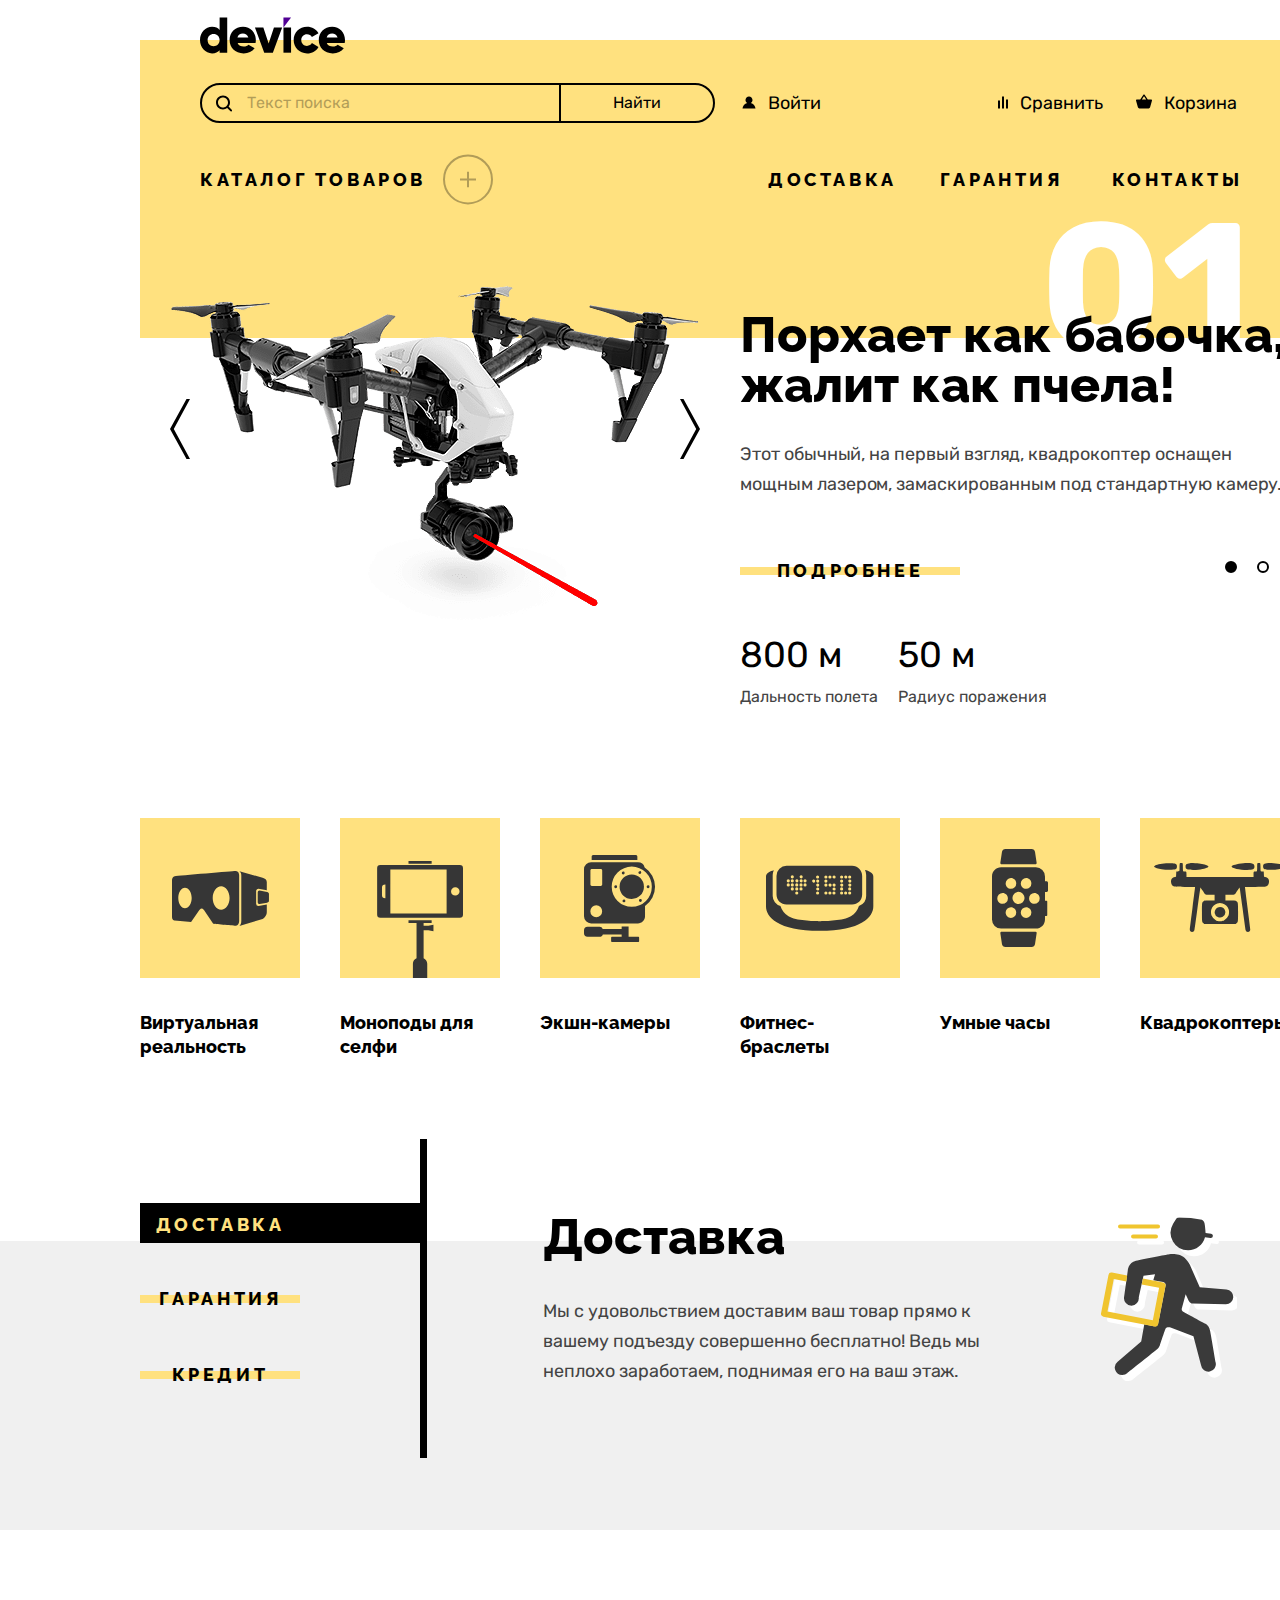
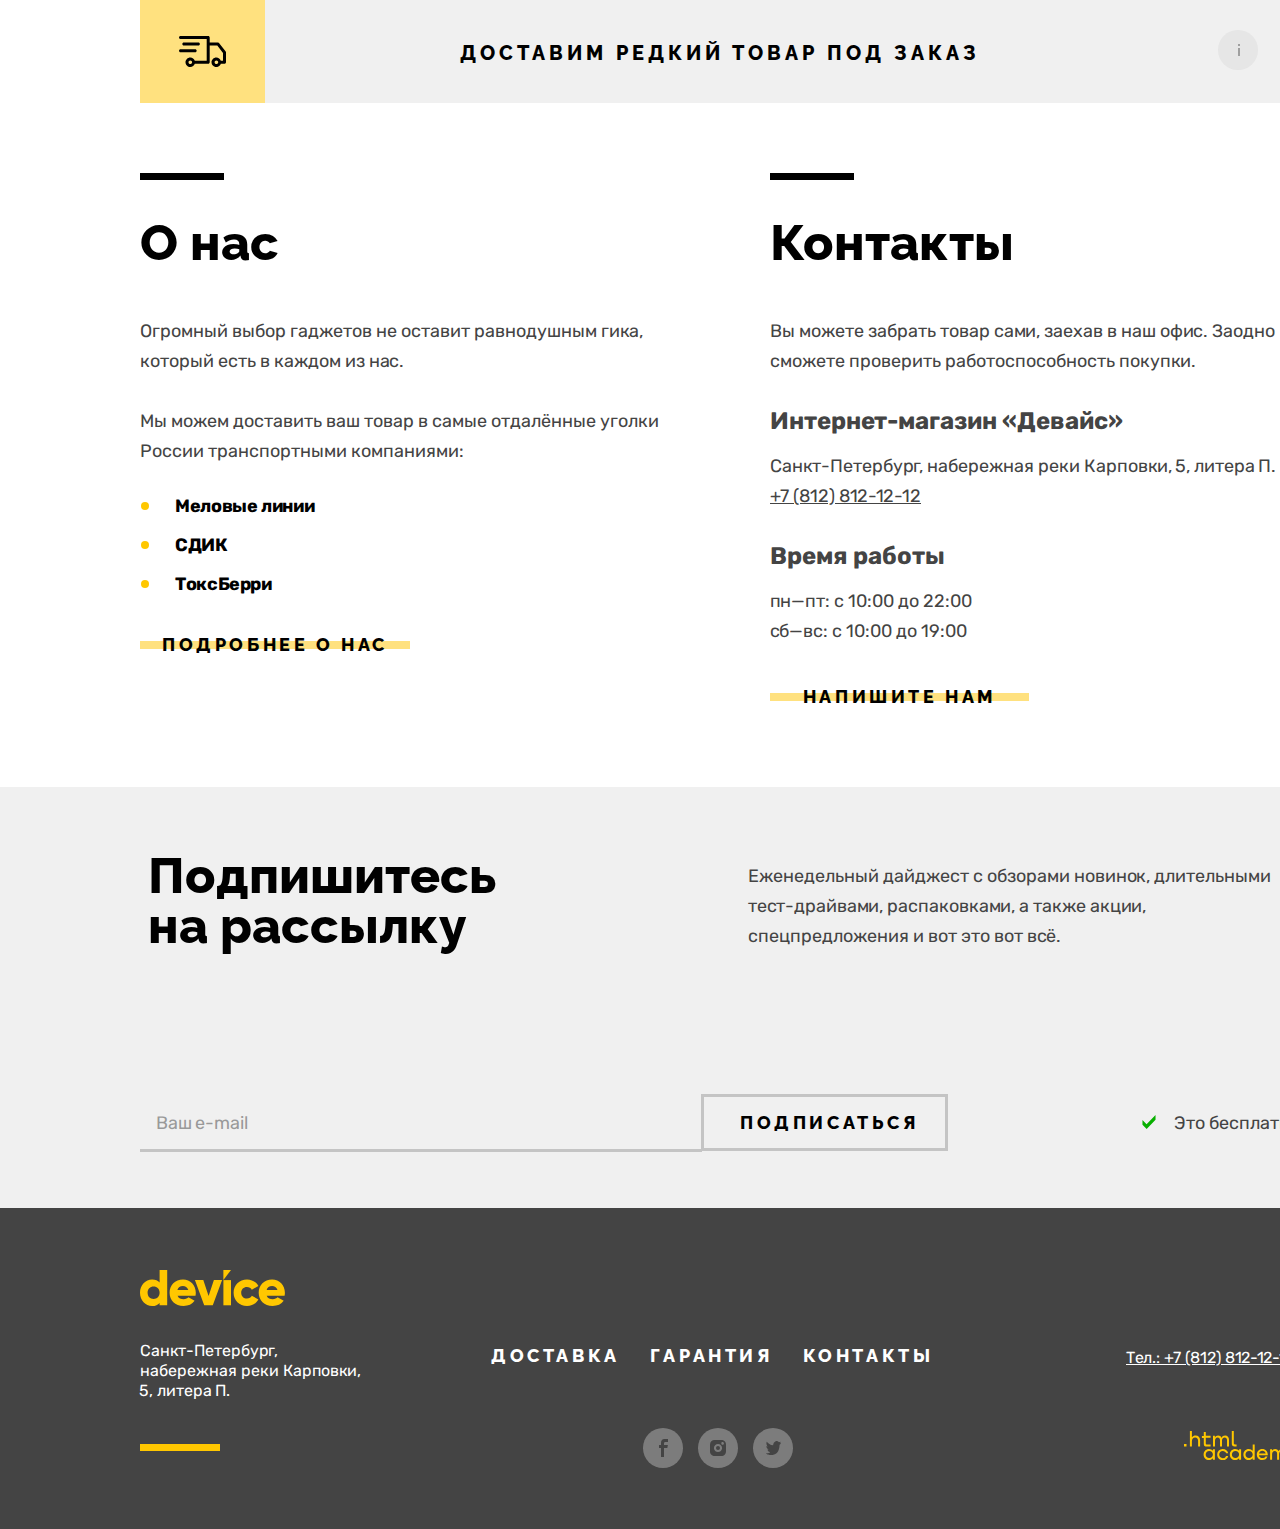
<file: index.html>
<!DOCTYPE html>
<html lang="ru">
  <head>
    <meta charset="utf-8">
    <title>HTML Academy: Девайс</title>
    <link rel="stylesheet" href="styles/styles.css">
    <link rel="icon" href="favicon.ico">
    <link rel="icon" type="image/png" sizes="32x32" href="images/favicon_32.png">
  </head>
  <body>
    <header class="page-header">
      <a class="page-logo-link" href="index.html">
        <img src="images/logo.svg" class="page-logo" alt="логотип сайта.">
      </a>
      <nav class="navigation">
        <form class="navigation-search" action="https://echo.htmlacademy.ru/" method="get">
          <input class="search" type="search" name="search" placeholder="Текст поиска" size="359">
          <svg class="search-image" aria-hidden="true" focusable="false" width="16" height="17" fill="none" xmlns="http://www.w3.org/2000/svg">
            <path d="m15.7 14.69-3.1-3.1c.9-1.2 1.4-2.6 1.4-4.2 0-3.9-3.1-7-7-7s-7 3.1-7 7 3.1 7 7 7c1.6 0 3-.5 4.2-1.4l3.1 3.1c.2.2.4.3.7.3.6 0 1-.4 1-1 0-.2-.1-.5-.3-.7ZM2 7.39c0-2.8 2.2-5 5-5s5 2.2 5 5-2.2 5-5 5-5-2.2-5-5Z"/>
          </svg>
          <input class="navigation-search-button" type="submit" name="find" value="Найти">
        </form>
        <ul class="navigation-user navigation-list">
          <li class="navigation-user-item">
            <a class="navigation-user-link log-in" href="#">
              <svg  class="navigation-user-image" aria-hidden="true" focusable="false" width="14" height="13" fill="none" xmlns="http://www.w3.org/2000/svg">
                <path d="M.5 12.39h13c-.2-2.6-2.1-4.8-4.7-5.5 1-.6 1.7-1.7 1.7-3 0-1.9-1.6-3.5-3.5-3.5s-3.5 1.6-3.5 3.5c0 1.3.7 2.4 1.7 3-2.6.7-4.5 2.9-4.7 5.5Z" fill="#000"/>
              </svg>
              <span class="log-in-text">Войти</span>
              <span class="log-in-text visually-hidden">Коля Петухов</span>
            </a>
          </li>
          <li class="navigation-user-item">
            <a class="navigation-user-link log-out" href="#">
              Выйти
            </a>
          </li>
          <li class="navigation-user-item">
            <a class="navigation-user-link" href="#">
              <svg class="navigation-user-image" aria-hidden="true" focusable="false" width="10" height="13" fill="none" xmlns="http://www.w3.org/2000/svg">
                <path d="M6 .39H4v12h2v-12Zm-4 4H0v8h2v-8Zm8-1H8v9h2v-9Z" fill="#000"/>
              </svg>
              Сравнить
            </a>
          </li>
          <li class="navigation-user-item">
            <a class="navigation-user-link" href="#">
              <span class="cart-number">2</span>
              <svg class="navigation-user-image" aria-hidden="true" focusable="false" width="16" height="15" fill="none" xmlns="http://www.w3.org/2000/svg">
                <path d="m15.3 5.39-3.5.2L8.6.69c-.1-.2-.4-.3-.6-.3-.2 0-.5.1-.6.3l-3.2 4.9H.7c-.4 0-.7.3-.7.7v.2l1.9 6.8c.2.7.7 1.1 1.4 1.1h9.4c.7 0 1.2-.4 1.4-1.1l1.9-6.9v-.2c0-.4-.3-.8-.7-.8ZM8 2.29l2.2 3.2H5.9L8 2.29Z" fill="#000"/>
              </svg>
              Корзина
            </a>
            <div class="popover popover-cart">
              <div class="popover-content">
                <ul class="cart-items-list">
                  <li class="cart-item">
                    <a class="cart-item-link">
                      <img class="cart-item-image" src="images/product_1.jpg" alt="Любительская селфи-палка." width="39" height="43">
                      <p class="cart-item-title">Любительская селфи-палка</p>
                    </a>
                    <button type="button" class="cart-item-button">
                      <svg width="10" height="11" viewBox="0 0 10 11" fill="none" xmlns="http://www.w3.org/2000/svg">
                        <path d="M10 1.69 9.1.78 5 4.87.9.77 0 1.7l4.1 4.09L0 9.87l.9.9L5 6.7l4.1 4.09.9-.91-4.1-4.1L10 1.7Z" fill="#fff"/>
                      </svg>
                    </button>
                  </li>
                  <li class="cart-item">
                    <a class="cart-item-link">
                      <img class="cart-item-image" src="images/product_2.jpg" alt="Профессиональная селфи-палка." width="39" height="43">
                      <p class="cart-item-title">Профессиональная селфи-палка</p>
                    </a>
                    <button type="button" class="cart-item-button">
                      <svg width="10" height="11" viewBox="0 0 10 11" fill="none" xmlns="http://www.w3.org/2000/svg">
                        <path d="M10 1.69 9.1.78 5 4.87.9.77 0 1.7l4.1 4.09L0 9.87l.9.9L5 6.7l4.1 4.09.9-.91-4.1-4.1L10 1.7Z" fill="#fff"/>
                      </svg>
                    </button>
                  </li>
                </ul>
                <div class="popover-total">
                  <span class="popover-total-item popover-number">Товаров: 2</span>
                  <span class="popover-total-item popover-price">Сумма: 2000 ₽</span>
                </div>
                <a class="popover-cart-button" href="#">Открыть корзину</a>
              </div>
            </div>
          </li>
        </ul>
        <ul class="navigation-list">
          <li class="navigation-list-item">
            <a href="#" class="catalog-button">
              Каталог товаров
              <svg class="catalog-button-image" aria-hidden="true" focusable="false" width="50" height="51" fill="none" xmlns="http://www.w3.org/2000/svg">
                <circle cx="25" cy="25.39" r="24" stroke="#000" stroke-width="2"/><g clip-path="url(#a)"><path d="M33 24.39h-7v-7h-2v7h-7v2h7v7h2v-7h7v-2Z" fill="#000"/></g><defs><clipPath id="a"><path fill="#fff" transform="translate(17 17.39)" d="M0 0h16v16H0z"/></clipPath></defs>
              </svg>
              <svg class="catalog-button-image visually-hidden" aria-hidden="true" focusable="false" width="50" height="51" viewBox="0 0 50 51" fill="none" xmlns="http://www.w3.org/2000/svg">
                <path d="M49 25.78a24 24 0 1 1-48 0 24 24 0 0 1 48 0Z" stroke="#000" stroke-width="2"/><path d="M33 24.78H17v2h16v-2Z" fill="#000"/>
              </svg>
            </a>
              <div class="subcatalog visually-hidden">
                <ul class="subcatalog-category subcatalog-category-first">
                  <li class="subcatalog-item">
                    <a class="subcatalog-link" href="#">Виртуальная реальность</a>
                  </li>
                  <li class="subcatalog-item">
                    <a class="subcatalog-link" href="catalog-monopods.html">Моноподы для селфи</a>
                  </li>
                  <li class="subcatalog-item">
                    <a class="subcatalog-link" href="#">Экшн-камеры</a>
                  </li>
                </ul>
                <ul class="subcatalog-category subcatalog-category-second">
                  <li class="subcatalog-item">
                    <a class="subcatalog-link " href="#">Фитнес-браслеты</a>
                  </li>
                  <li class="subcatalog-item">
                    <a class="subcatalog-link" href="#">Умные часы</a>
                  </li>
                </ul>
                <ul class="subcatalog-category subcatalog-category-third">
                  <li class="subcatalog-item">
                    <a class="subcatalog-link" href="#">Квадрокоптеры</a>
                  </li>
                </ul>
              </div>
          </li>
          <li class="navigation-list-item navigation-list-item-delivery">
            <a class="navigation-list-link" href="#">Доставка</a>
          </li>
          <li class="navigation-list-item navigation-list-item-warrantly">
            <a class="navigation-list-link" href="#">Гарантия</a>
          </li>
          <li class="navigation-list-item navigation-list-item-contacts">
            <a class="navigation-list-link" href="#">Контакты</a>
          </li>
        </ul>
      </nav>
    </header>
    <main class="main-index main-container">
      <h1 class="visually-hidden">Интернет-магазин "Device"</h1>
      <section class="popular-products slider-first">
        <div class="popular-products-number-background">
        </div>
        <div class="popular-products-content">
          <div class="slider">
            <h2 class="visually-hidden">Популярные товары</h2>
            <img class="slider-image" src="images/slider_1.png" alt="Квадрокоптер." width="560" height="560">
            <button class="slider-button slider-prev" type="button">
              <svg class="slider-button-image" aria-hidden="true" focusable="false" width="20" height="60" fill="none" xmlns="http://www.w3.org/2000/svg">
                <path d="M20 60h-3.5L0 30 16.5 0H20L3.8 30 20 60Z" fill="#000"/>
              </svg>
              <span class="visually-hidden">Предыдущий товар</span>
            </button>
            <button class="slider-button slider-next" type="button">
              <svg class="slider-button-image" aria-hidden="true" focusable="false" width="20" height="60" fill="none" xmlns="http://www.w3.org/2000/svg">
                <path d="M0 0h3.5L20 30 3.5 60H0l16.2-30L0 0Z" fill="#000"/>
              </svg>
              <span class="visually-hidden">Следующий товар</span>
            </button>
          </div>
          <div class="slider-description">
            <p class="main-title">Порхает как бабочка,
              жалит как пчела!
            </p>
            <p class="main-title-description">
              Этот обычный, на первый взгляд, квадрокоптер оснащен мощным лазером, замаскированным под стандартную камеру.
            </p>
            <a href="#" class="button button-description">
              Подробнее
            </a>
            <ol class="slider-pagination">
              <li class="slider-pagination-item">
                <button class="slider-pagination-button slider-pagination-button-current" type="button">
                  <span class="visually-hidden">1 фото</span>
                </button>
              </li>
              <li class="slider-pagination-item">
                <button class="slider-pagination-button" type="button">
                  <span class="visually-hidden">2 фото</span>
                </button>
              </li>
              <li class="slider-pagination-item">
                <button class="slider-pagination-button" type="button">
                  <span class="visually-hidden">3 фото</span>
                </button>
              </li>
            </ol>
            <div class="specifications">
              <dl class="specifications-section">
                <dt class="specifications-title">Дальность полета</dt>
                <dd class="specifications-description">800 м</dd>
              </dl>
              <dl class="specifications-section">
                <dt class="specifications-title">Радиус поражения</dt>
                <dd class="specifications-description">50 м</dd>
              </dl >
            </div>
          </div>
        </div>
      </section>
      <section class="popular-products slider-second">
        <div class="popular-products-number-background">
        </div>
        <div class="slider">
          <h2 class="visually-hidden">Популярные товары</h2>
          <img class="slider-image" src="images/slider_2.png" alt="Фитнес-браслет." width="560" height="560">
          <button class="slider-button slider-prev" type="button">
            <svg class="slider-button-image" aria-hidden="true" focusable="false" width="20" height="60" fill="none" xmlns="http://www.w3.org/2000/svg">
              <path d="M20 60h-3.5L0 30 16.5 0H20L3.8 30 20 60Z" fill="#000"/>
            </svg>
            <span class="visually-hidden">Предыдущий товар</span>
          </button>
          <button class="slider-button slider-next" type="button">
            <svg class="slider-button-image" aria-hidden="true" focusable="false" width="20" height="60" fill="none" xmlns="http://www.w3.org/2000/svg">
              <path d="M0 0h3.5L20 30 3.5 60H0l16.2-30L0 0Z" fill="#000"/>
            </svg>
            <span class="visually-hidden">Следующий товар</span>
          </button>
        </div>
        <div class="slider-description">
          <p class="main-title">Худеем
            правильно!</p>
          <p class="main-title-description">Мотивирующие фитнес-браслеты помогут найти в себе силы не пропускать занятия и соблюдать диету.</p>
          <a href="#" class="button button-description">
            Подробнее
          </a>
          <ol class="slider-pagination">
            <li class="slider-pagination-item">
              <button class="slider-pagination-button" type="button">
                <span class="visually-hidden">1 фото</span>
              </button>
            </li>
            <li class="slider-pagination-item">
              <button class="slider-pagination-button slider-pagination-button-current" type="button">
                <span class="visually-hidden">2 фото</span>
              </button>
            </li>
            <li class="slider-pagination-item">
              <button class="slider-pagination-button" type="button">
                <span class="visually-hidden">3 фото</span>
              </button>
            </li>
          </ol>
          <div class="specifications">
            <dl class="specifications-section">
              <dt class="specifications-title">Без подзарядки</dt>
              <dd class="specifications-description">48 часов</dd>
            </dl>
          </div>
        </div>
      </section>
      <section class="popular-products slider-three">
        <div class="popular-products-number-background">
        </div>
        <div class="slider">
          <h2 class="visually-hidden">Популярные товары</h2>
          <img class="slider-image" src="images/slider_3.png" alt="Самая длинная селфи палка." width="560" height="560">
          <button class="slider-button slider-prev" type="button">
            <svg class="slider-button-image" aria-hidden="true" focusable="false" width="20" height="60" fill="none" xmlns="http://www.w3.org/2000/svg">
              <path d="M20 60h-3.5L0 30 16.5 0H20L3.8 30 20 60Z" fill="#000"/>
            </svg>
            <span class="visually-hidden">Предыдущий товар</span>
          </button>
          <button class="slider-button slider-next" type="button">
            <svg class="slider-button-image" aria-hidden="true" focusable="false" width="20" height="60" fill="none" xmlns="http://www.w3.org/2000/svg">
              <path d="M0 0h3.5L20 30 3.5 60H0l16.2-30L0 0Z" fill="#000"/>
            </svg>
            <span class="visually-hidden">Следующий товар</span>
          </button>
        </div>
        <div class="slider-description">
          <p class="main-title">Делай селфи,
            как Бен Стиллер!</p>
          <p class="main-title-description">Самая длинная палка для селфи доступна в нашем магазине. Восемь (Восемь, Карл!) метров длиной и весом всего 5 кг.</p>
          <a href="#" class="button button-description">
            Подробнее
          </a>
          <ol class="slider-pagination">
            <li class="slider-pagination-item">
              <button class="slider-pagination-button" type="button">
                <span class="visually-hidden">1 фото</span>
              </button>
            </li>
            <li class="slider-pagination-item">
              <button class="slider-pagination-button" type="button">
                <span class="visually-hidden">2 фото</span>
              </button>
            </li>
            <li class="slider-pagination-item">
              <button class="slider-pagination-button slider-pagination-button-current" type="button">
                <span class="visually-hidden">3 фото</span>
              </button>
            </li>
          </ol>
          <div class="specifications">
            <dl class="specifications-section">
              <dt class="specifications-title">Длина палки</dt>
              <dd class="specifications-description">8,5 м</dd>
            </dl>
            <dl class="specifications-section">
              <dt class="specifications-title">Вес палки</dt>
              <dd class="specifications-description">5 кг</dd>
            </dl>
            <dl class="specifications-section">
              <dt class="specifications-title">Материал</dt>
              <dd class="specifications-description">Карбон</dd>
            </dl>
          </div>
        </div>
      </section>
      <section class="products">
        <h2 class="visually-hidden">Категории товаров</h2>
        <ul class="products-list">
          <li class="products-category">
            <a href="#" class="products-category-link">
              <span class="products-category-image-wrapper">
                <svg class="products-category-image" aria-hidden="true" focusable="false" width="97" height="55" fill="none" xmlns="http://www.w3.org/2000/svg">
                  <path d="M84.13 32.64V20c0-1.3 1.05-2.37 2.34-2.37l8.32 1.58v-8.19c0-2.36-1.7-3.43-4.2-4.27L67.4.17c1.62 1.4 1.9 2.04 1.9 4.4v45.21c0 2.36-.46 4.07-1.97 5.21l23.26-7.07c2.4-.83 4.2-4.21 4.2-6.57v-7.91l-8.32 1.57a2.35 2.35 0 0 1-2.34-2.37Z" fill="#363636"/><path d="m95.13 20.98-7.6-1.45c-1 0-1.82.83-1.82 1.86v9.86c0 1.03.81 1.86 1.82 1.86l7.6-1.43c1.15-.42 1.82-.83 1.82-1.86v-6.99c0-1.02-.76-1.5-1.82-1.85ZM67.17 4.48c0-5.08-4.23-4.46-4.23-4.46S5.84 4.74 2.84 5.14C-.16 5.55 0 9.54 0 9.54V45.8c0 3.74 2.6 3.75 2.6 3.75l16.48 1.4L27.2 39.3s1.11-1.83 2.5-1.83c1.4 0 2.44 1.86 2.44 1.86l9.06 13.52s18.9 1.91 22.52 1.91c3.63 0 3.44-5.02 3.44-5.02V4.48ZM12.98 37.2c-3.7 0-6.7-4.6-6.7-10.27 0-5.68 3-10.28 6.7-10.28s6.7 4.6 6.7 10.28c0 5.67-3 10.27-6.7 10.27Zm36.16 1.43c-4.66 0-8.44-5.24-8.44-11.7 0-6.47 3.78-11.7 8.44-11.7s8.44 5.23 8.44 11.7c0 6.46-3.78 11.7-8.44 11.7Z" fill="#363636"/>
                </svg>
              </span>
              <span class="products-category-name">Виртуальная реальность</span>
            </a>
          </li>
          <li class="products-category monopods">
            <a href="catalog-monopods.html" class="products-category-link">
              <span class="products-category-image-wrapper">
                <svg class="products-category-image" aria-hidden="true" focusable="false" width="87" height="117" fill="none" xmlns="http://www.w3.org/2000/svg">
                  <path d="M82.82 4.01H3.33A3.19 3.19 0 0 0 .14 7.2v46.4a3.19 3.19 0 0 0 3.19 3.2h79.5A3.19 3.19 0 0 0 86 53.6V7.2A3.19 3.19 0 0 0 82.82 4ZM8.4 37.24h-.22a3.19 3.19 0 0 1-3.2-3.2v-7.28a3.19 3.19 0 0 1 3.2-3.18h.22v13.66ZM69.62 52.4H13.34v-44h56.28v44Zm8.78-17.86a4.15 4.15 0 1 1 0-8.29 4.15 4.15 0 0 1 0 8.3ZM54.65 0H31.5v2.76h23.15V0ZM46.6 64.86V61.9h8.05v-2.76H31.5v2.76h8.04v35.24a6.07 6.07 0 0 0-3.63 5.56V117h14.33v-14.3c0-2.5-1.5-4.63-3.63-5.56v-28h4.8l5.04 1.22v-6.71l-5.05 1.21h-4.8Z" fill="#363636"/>
                </svg>
              </span>
              <span class="products-category-name">Моноподы для селфи</span>
            </a>
          </li>
          <li class="products-category">
            <a href="#" class="products-category-link">
              <span class="products-category-image-wrapper">
                <svg class="products-category-image" aria-hidden="true" focusable="false" width="72" height="87" fill="none" xmlns="http://www.w3.org/2000/svg">
                  <path d="M53.35 1.49c0-.74-.58-1.49-1.31-1.49H9.05c-.73 0-1.38.75-1.38 1.49v3.52h45.68V1.5Zm.85 80.31h-9.6V71.44h-6.95v2.5H18.77a3.49 3.49 0 0 0-3.18-2.15H3.56A3.59 3.59 0 0 0 0 75.31v3.02a3.55 3.55 0 0 0 3.56 3.48h12.03c1.52 0 2.8-.9 3.27-2.33h18.79v2.33h-9.52c-.53 0-1.01.44-1.01.97v3.17c0 .54.48 1.05 1.01 1.05H54.2c.53 0 .93-.51.93-1.05v-3.17c0-.53-.4-.97-.93-.97Zm6.47-69.41a7.04 7.04 0 0 0-6.77-5.05H7.15A7.1 7.1 0 0 0 0 14.36v46.9a7.18 7.18 0 0 0 7.15 7.12h46.74c3.9 0 7.13-3.2 7.13-7.12V50.92a23.3 23.3 0 0 0-.36-38.52ZM12.24 62.15a5.91 5.91 0 1 1 .02-11.82 5.91 5.91 0 0 1-.02 11.82Zm5.96-32.6c0 .78-.64 1.42-1.42 1.42H7.84c-.78 0-1.42-.64-1.42-1.42V15.39c0-.79.64-1.43 1.42-1.43h8.94c.78 0 1.42.64 1.42 1.43v14.16Zm29.56 22.3a20.1 20.1 0 0 1-20.05-20.12 20.1 20.1 0 0 1 20.05-20.12 20.1 20.1 0 0 1 20.06 20.13 20.1 20.1 0 0 1-20.06 20.12Z" fill="#363636"/><path d="M47.76 43.96a12.2 12.2 0 0 0 12.19-12.23 12.2 12.2 0 0 0-12.19-12.22 12.2 12.2 0 0 0-12.19 12.22 12.2 12.2 0 0 0 12.2 12.23Zm-16.2-10.79a1.44 1.44 0 1 0 0-2.87 1.44 1.44 0 0 0 0 2.87Zm32.4 0a1.44 1.44 0 1 0 0-2.87 1.44 1.44 0 0 0 0 2.87ZM39.1 19.43a1.44 1.44 0 1 0 0-2.87 1.44 1.44 0 0 0 0 2.87Zm17.31 27.48a1.43 1.43 0 1 0 0-2.86 1.43 1.43 0 0 0 0 2.86ZM55.7 19a1.44 1.44 0 1 0 0-2.87 1.44 1.44 0 0 0 0 2.87ZM39.83 47.34a1.44 1.44 0 1 0 0-2.87 1.44 1.44 0 0 0 0 2.87Z" fill="#363636"/>
                </svg>
              </span>
              <span class="products-category-name">Экшн-камеры</span>
            </a>
          </li>
          <li class="products-category">
            <a href="#" class="products-category-link">
              <span class="products-category-image-wrapper">
                <svg class="products-category-image" aria-hidden="true" focusable="false" width="108" height="66" fill="none" xmlns="http://www.w3.org/2000/svg">
                  <path d="M98.97 5.07a10.4 10.4 0 0 1 1.2 4.82V31a10.5 10.5 0 0 1-7.24 9.9c-1.33 4-3.78 7.86-8.05 10.44-8.68 5.23-31.12 4.83-31.2 4.83-.08 0-22.51.4-31.19-4.83a18.73 18.73 0 0 1-8.04-10.28A10.5 10.5 0 0 1 6.69 31V9.9c0-1.68.43-3.28 1.14-4.69C4.17 6.1 0 7.92 0 11.43v29.99c0 10.25 11.84 24.43 53.66 24.43 41.82 0 53.65-14.18 53.65-24.43V11.43c0-3.68-4.57-5.49-8.34-6.36Z" fill="#363636"/><path d="M20.56 39.46h65.52c5.57 0 10.08-4.51 10.08-10.08V10.94C96.16 5.37 91.65.86 86.08.86H20.56A10.08 10.08 0 0 0 10.5 10.94v18.44c0 5.57 4.5 10.08 10.07 10.08Zm63.13-29a1.57 1.57 0 1 1 0 3.15 1.57 1.57 0 0 1 0-3.14Zm0 4.05a1.57 1.57 0 1 1 0 3.13 1.57 1.57 0 0 1 0-3.13Zm0 4.04a1.57 1.57 0 1 1 0 3.13 1.57 1.57 0 0 1 0-3.13Zm0 3.82a1.57 1.57 0 1 1 0 3.14 1.57 1.57 0 0 1 0-3.14Zm0 4.04a1.57 1.57 0 1 1 0 3.14 1.57 1.57 0 0 1 0-3.14Zm-4.03-15.94a1.57 1.57 0 1 1 0 3.13 1.57 1.57 0 0 1 0-3.13Zm0 15.94a1.57 1.57 0 1 1 0 3.14 1.57 1.57 0 0 1 0-3.14Zm-4.04-15.94a1.57 1.57 0 1 1 0 3.14 1.57 1.57 0 0 1 0-3.14Zm0 4.04a1.57 1.57 0 1 1 0 3.14 1.57 1.57 0 0 1 0-3.14Zm0 4.04a1.57 1.57 0 1 1 0 3.13 1.57 1.57 0 0 1 0-3.13Zm0 3.82a1.57 1.57 0 1 1 0 3.14 1.57 1.57 0 0 1 0-3.14Zm0 4.04a1.57 1.57 0 1 1 0 3.14 1.57 1.57 0 0 1 0-3.14Zm-7.66-15.94a1.57 1.57 0 1 1 0 3.13 1.57 1.57 0 0 1 0-3.13Zm0 8.08a1.57 1.57 0 1 1 0 3.13 1.57 1.57 0 0 1 0-3.13Zm0 3.88a1.57 1.57 0 1 1 0 3.13 1.57 1.57 0 0 1 0-3.13Zm0 3.98a1.57 1.57 0 1 1 0 3.14 1.57 1.57 0 0 1 0-3.14Zm-4.03-15.94a1.57 1.57 0 1 1 0 3.14 1.57 1.57 0 0 1 0-3.14Zm0 8.08a1.57 1.57 0 1 1 0 3.13 1.57 1.57 0 0 1 0-3.13Zm0 7.86a1.57 1.57 0 1 1 0 3.14 1.57 1.57 0 0 1 0-3.14Zm-4.04-15.94a1.57 1.57 0 1 1 0 3.14 1.57 1.57 0 0 1 0-3.14Zm0 4.04a1.57 1.57 0 1 1 0 3.14 1.57 1.57 0 0 1 0-3.14Zm0 4.04a1.57 1.57 0 1 1 0 3.14 1.57 1.57 0 0 1 0-3.14Zm0 7.86a1.57 1.57 0 1 1 0 3.14 1.57 1.57 0 0 1 0-3.14Zm-8.3-15.94a1.57 1.57 0 1 1 0 3.14 1.57 1.57 0 0 1 0-3.14Zm0 4.04a1.57 1.57 0 1 1 0 3.13 1.57 1.57 0 0 1 0-3.13Zm0 4.04a1.57 1.57 0 1 1 0 3.13 1.57 1.57 0 0 1 0-3.13Zm0 3.88a1.57 1.57 0 1 1 .01 3.13 1.57 1.57 0 0 1 0-3.13Zm0 3.98a1.57 1.57 0 1 1 0 3.14 1.57 1.57 0 0 1 0-3.14Zm-4.03-11.9a1.57 1.57 0 1 1 0 3.13 1.57 1.57 0 0 1 0-3.13Zm-8.5-.21a1.57 1.57 0 1 1 0 3.14 1.57 1.57 0 0 1 0-3.14Zm0 4.03a1.57 1.57 0 1 1 0 3.14 1.57 1.57 0 0 1 0-3.14Zm-4.04-8.07a1.57 1.57 0 1 1 0 3.13 1.57 1.57 0 0 1 0-3.13Zm0 4.04a1.57 1.57 0 1 1 0 3.13 1.57 1.57 0 0 1 0-3.13Zm0 4.03a1.57 1.57 0 1 1 0 3.14 1.57 1.57 0 0 1 0-3.14Zm0 4.04a1.57 1.57 0 1 1 0 3.14 1.57 1.57 0 0 1 0-3.14Zm-4.26-8.07a1.57 1.57 0 1 1 0 3.13 1.57 1.57 0 0 1 0-3.13Zm0 4.03a1.57 1.57 0 1 1 0 3.14 1.57 1.57 0 0 1 0-3.14Zm0 4.04a1.57 1.57 0 1 1 0 3.14 1.57 1.57 0 0 1 0-3.14Zm0 4.04a1.57 1.57 0 1 1 0 3.14 1.57 1.57 0 0 1 0-3.14ZM26.3 10.26a1.57 1.57 0 1 1 0 3.14 1.57 1.57 0 0 1 0-3.14Zm0 4.04a1.57 1.57 0 1 1 0 3.14 1.57 1.57 0 0 1 0-3.14Zm0 4.03a1.57 1.57 0 1 1 0 3.15 1.57 1.57 0 0 1 0-3.15Zm0 4.04a1.57 1.57 0 1 1 0 3.15 1.57 1.57 0 0 1 0-3.15Zm-4.04-8.07a1.57 1.57 0 1 1 0 3.14 1.57 1.57 0 0 1 0-3.14Zm0 4.03a1.57 1.57 0 1 1 0 3.14 1.57 1.57 0 0 1 0-3.14Z" fill="#363636"/>
                </svg>
              </span>
              <span class="products-category-name">Фитнес-браслеты</span>
            </a>
          </li>
          <li class="products-category">
            <a href="#" class="products-category-link">
              <span class="products-category-image-wrapper">
                <svg class="products-category-image" aria-hidden="true" focusable="false" width="57" height="98" fill="none" xmlns="http://www.w3.org/2000/svg">
                  <path d="M54.5 32.2h-1.52v-4.64a9.16 9.16 0 0 0-9.08-9.19H9.08c-5 0-9.08 4.13-9.08 9.19v42.86a9.16 9.16 0 0 0 9.08 9.19H43.9c5 0 9.08-4.13 9.08-9.19v-3.41h1.52c.41 0 .75-.34.75-.76V52.47a.76.76 0 0 0-.76-.77h-1.51v-8.79h1.52c.83 0 1.5-.68 1.5-1.53v-7.65c0-.84-.67-1.53-1.5-1.53Zm-20.42-3.11c2.93 0 5.3 2.4 5.3 5.36a5.33 5.33 0 0 1-5.3 5.35c-2.92 0-5.3-2.4-5.3-5.35a5.33 5.33 0 0 1 5.3-5.36Zm-15.13 0c2.92 0 5.3 2.4 5.3 5.36a5.33 5.33 0 0 1-5.3 5.35c-2.93 0-5.3-2.4-5.3-5.35a5.33 5.33 0 0 1 5.3-5.36ZM5.3 49.39a5.33 5.33 0 0 1 5.3-5.35c2.92 0 5.3 2.4 5.3 5.36a5.33 5.33 0 0 1-5.3 5.36c-2.93 0-5.3-2.4-5.3-5.36Zm13.64 19.5c-2.92 0-5.3-2.4-5.3-5.35a5.33 5.33 0 0 1 5.3-5.36c2.93 0 5.3 2.4 5.3 5.36a5.33 5.33 0 0 1-5.3 5.35Zm1.5-19.9a6.09 6.09 0 0 1 6.05-6.12 6.09 6.09 0 0 1 6.06 6.12 6.09 6.09 0 0 1-6.06 6.13 6.1 6.1 0 0 1-6.05-6.13Zm13.64 19.9c-2.92 0-5.3-2.4-5.3-5.35a5.33 5.33 0 0 1 5.3-5.36c2.93 0 5.3 2.4 5.3 5.36a5.33 5.33 0 0 1-5.3 5.35Zm8.3-14.13c-2.92 0-5.3-2.4-5.3-5.36a5.33 5.33 0 0 1 5.3-5.36c2.93 0 5.3 2.4 5.3 5.36a5.33 5.33 0 0 1-5.3 5.36ZM9.65 15.31h33.68c.85 0 1.44-.68 1.3-1.51l-1.6-10.77A3.68 3.68 0 0 0 39.5 0H13.47a3.68 3.68 0 0 0-3.51 3.03L8.34 13.8c-.12.83.46 1.51 1.3 1.51Zm33.68 67.36H9.65c-.85 0-1.43.68-1.3 1.52l1.6 10.76a3.68 3.68 0 0 0 3.52 3.03h26.04a3.68 3.68 0 0 0 3.51-3.02l1.62-10.77a1.28 1.28 0 0 0-1.3-1.52Z" fill="#363636"/>
                </svg>
              </span>
              <span class="products-category-name">Умные часы</span>
            </a>
          </li>
          <li class="products-category">
            <a href="#" class="products-category-link">
              <span class="products-category-image-wrapper">
                <svg class="products-category-image" aria-hidden="true" focusable="false" width="133" height="70" fill="none" xmlns="http://www.w3.org/2000/svg">
                  <path d="M12.05.26C6.51.75 1.84 1.86.58 2.93c-.73.62-.73.62-.24 1.16C1 4.8 4.06 5.73 7.6 6.32c4 .67 12.51.7 13.72.05 1.22-.66 1.63-1.41 1.63-2.98 0-1.62-.62-2.41-2.22-2.85C19.27.15 14.94 0 12.05.26Zm13.72.23c-.12.28-.25 2.1-.25 4.11 0 4.06.15 3.78-2.2 3.93l-1.03.08-.25 5.09-1.2.28a4.75 4.75 0 0 0-3.78 5.3c.13 1.92 1.03 3.34 2.58 4.08 1.1.52 1.47.54 11.24.54 5.55 0 10.14.08 10.19.18.05.13-1.1 9.4-2.58 20.64-1.44 11.23-2.68 21-2.7 21.67C35.72 68 36.6 69 38.12 69c1.24 0 2.01-.64 2.32-1.9.13-.52 1.5-10.34 3.02-21.83a727.78 727.78 0 0 1 2.94-20.86c.1 0 1.08 1.4 2.2 3.13 2.93 4.63 2.4 4.32 7.63 4.32h4.36v5.63l-5.14.08c-4.72.07-5.2.12-5.88.61-1.57 1.16-1.62 1.42-1.62 10.98 0 9.53.02 9.79 1.52 11.05l.85.7H81.7l.85-.7c1.5-1.26 1.52-1.52 1.52-11.05 0-9.56-.05-9.82-1.63-10.98-.67-.49-1.16-.54-5.88-.61l-5.13-.08v-5.63h4.36c5.23 0 4.7.3 7.63-4.32a25.53 25.53 0 0 1 2.2-3.13c.07 0 1.42 9.4 2.94 20.86 1.52 11.5 2.89 21.31 3.01 21.83.31 1.26 1.09 1.9 2.33 1.9 1.52 0 2.4-1 2.34-2.62-.02-.67-1.26-10.44-2.7-21.67a903 903 0 0 1-2.58-20.64c.05-.1 4.64-.18 10.19-.18 9.77 0 10.13-.02 11.24-.54 1.55-.74 2.45-2.16 2.58-4.08a4.75 4.75 0 0 0-3.8-5.3L110 13.7l-.26-5.09-1.03-.08c-2.34-.15-2.2.13-2.2-3.93 0-2-.12-3.83-.25-4.11-.2-.36-.54-.49-1.37-.49-.61 0-1.23.13-1.42.3-.2.21-.3 1.47-.3 3.94 0 2.47-.1 3.73-.31 3.93-.18.18-.9.31-1.65.31-1.63 0-1.66.05-1.66 3.11v2.29H32.48v-2.29c0-3.06-.02-3.1-1.65-3.1-.75 0-1.47-.14-1.65-.32-.2-.2-.31-1.46-.31-3.93s-.1-3.73-.3-3.93c-.2-.18-.82-.31-1.44-.31-.82 0-1.16.13-1.37.49ZM68.62 40.6a9.5 9.5 0 0 1 6.16 6.17c.44 1.54.31 4.21-.28 5.78a10.23 10.23 0 0 1-4.57 4.94c-1.29.64-1.75.71-3.92.71-2.16 0-2.63-.07-3.92-.71a10.22 10.22 0 0 1-4.56-4.94c-.6-1.57-.73-4.24-.29-5.78a9.58 9.58 0 0 1 6.06-6.17 7.56 7.56 0 0 1 5.32 0Z" fill="#363636"/><path d="M63.8 44.44c-2.04.92-3.51 3.65-3.07 5.73a5.43 5.43 0 0 0 8 3.7 5.3 5.3 0 0 0 2.44-5.78 5.38 5.38 0 0 0-5.16-4.14c-.64 0-1.62.23-2.22.49ZM36.1.15c-3.93.67-4.52 1.14-4.52 3.45 0 1.82.46 2.41 2.27 2.95 1.55.47 7.17.52 10.5.13 6.86-.82 11.32-2.54 9.7-3.75-1.27-.9-4.9-1.88-9.06-2.39-2.47-.3-8-.54-8.9-.39Zm53.38.11c-6.31.59-11.86 2.08-11.86 3.18 0 1.73 7.84 3.47 15.63 3.5 5.8 0 7.2-.64 7.2-3.34 0-1.83-.62-2.62-2.38-3.09C96.42.11 92.4 0 89.48.26Zm23.3.02c-1.78.23-3.02.77-3.43 1.5-.4.76-.31 2.9.15 3.57.93 1.3 1.65 1.46 7.07 1.46 3.66 0 5.8-.13 7.87-.49 3.53-.59 6.6-1.51 7.24-2.23.5-.54.5-.54-.23-1.16-1.34-1.13-5.96-2.18-11.92-2.67-3.48-.29-4.48-.29-6.75.02Z" fill="#363636"/>
                </svg>
              </span>
              <span class="products-category-name">Квадрокоптеры</span>
            </a>
          </li>
        </ul>
      </section>
      <section class="services">
        <div class="services-wrapper">
          <h2 class="visually-hidden">Услуги</h2>
          <ul class="services-list">
            <li class="services-item">
              <button class="button services-button services-button-current" type="button">Доставка</button>
            </li>
            <li class="services-item">
              <button class="button services-button" type="button">Гарантия</button>
            </li>
            <li class="services-item">
              <button class="button services-button" type="button">Кредит</button>
            </li>
          </ul>
          <div class="services-item-description services-item-description-delivery">
            <h3 class="services-item-title">Доставка</h3>
            <p class="services-item-description-text">Мы с удовольствием доставим ваш товар прямо
              к вашему подъезду совершенно бесплатно! Ведь
              мы неплохо заработаем, поднимая его на ваш этаж.
            </p>
          </div>
          <div class="services-item-description services-item-description-warranty">
            <h3 class="services-item-title">Гарантия</h3>
            <p class="services-item-description-text">Если из-за возгорания купленного у нас товара у вас
              сгорит дом — не переживайте, мы выдадим вам новый.
              Товар, не дом, конечно же.
            </p>
          </div>
          <div class="services-item-description services-item-description-credit">
            <h3 class="services-item-title">Кредит</h3>
            <p class="services-item-description-text">Залезть в долговую яму стало проще! Кредитные консультанты подберут для вас наиболее выгодные условия кредита. Выгодные для банка, разумеется.
            </p>
          </div>
        </div>
      </section>
      <div class="rare-product-order">
        <span class="rare-product-order-wrapper">
          <svg class="rare-product-order-image" aria-hidden="true" focusable="false" width="47" height="31" fill="none" xmlns="http://www.w3.org/2000/svg">
            <path d="m46.7 15.4-6.5-8.2c-.3-.4-.7-.6-1.2-.6h-8.3V1.5C30.7.7 30 0 29.2 0H1.5C.7 0 0 .7 0 1.5S.7 3 1.5 3h26.2v21.7H15.8c-.6-1.9-2.4-3.3-4.5-3.3-2.6 0-4.8 2.2-4.8 4.8 0 2.6 2.2 4.8 4.8 4.8 2.1 0 3.9-1.4 4.5-3.3h13.4c.8 0 1.5-.7 1.5-1.5V9.6h7.6l5.7 7.3v7.9h-2.2c-.6-1.9-2.4-3.3-4.5-3.3-2.6 0-4.8 2.2-4.8 4.8 0 2.6 2.1 4.8 4.8 4.8 2.1 0 3.9-1.4 4.5-3.3h3.7c.8 0 1.5-.7 1.5-1.5v-9.9c0-.4-.1-.7-.3-1ZM11.3 28c-1 0-1.8-.8-1.8-1.8s.8-1.8 1.8-1.8 1.8.8 1.8 1.8-.9 1.8-1.8 1.8Zm26.1 0c-1 0-1.8-.8-1.8-1.8s.8-1.8 1.8-1.8 1.8.8 1.8 1.8-.9 1.8-1.8 1.8Z" fill="#000"/><path d="M19.4 9.6c.8 0 1.5-.7 1.5-1.5s-.7-1.5-1.5-1.5H4.8c-.8 0-1.5.7-1.5 1.5S4 9.6 4.8 9.6h14.6Zm-1.7 5.1c0-.8-.7-1.5-1.5-1.5H1.5c-.8 0-1.5.7-1.5 1.5s.7 1.5 1.5 1.5h14.7c.8 0 1.5-.7 1.5-1.5Z" fill="#000"/>
          </svg>
        </span>
        <p class="rare-product-order-title">Доставим редкий товар под заказ</p>
        <button class="rare-product-tooltip-toggle" type="button">
          <svg class="rare-product-tooltip-icon" aria-hidden="true" focusable="false" width="2" height="12" viewBox="0 0 2 12" fill="none" xmlns="http://www.w3.org/2000/svg"><g fill="#000">
            <path d="M2 0H0v2h2V0ZM2 4H0v8h2V4Z"/></g>
          </svg>
        </button>
      </div>
      <div class="index-columns">
      <section class="about-us">
        <h2 class="about-us-title">О нас</h2>
        <p class="about-us-description">Огромный выбор гаджетов не оставит равнодушным
          гика, который есть в каждом из нас.</p>
        <p class="about-us-description">Мы можем доставить ваш товар в самые отдалённые
          уголки России транспортными компаниями:</p>
        <ul class="delivery-companys-list">
          <li class="delivery-companys-item">
            <a href="#" class="delivery-companys-link">Меловые линии</a>
          </li>
          <li class="delivery-companys-item">
            <a href="#" class="delivery-companys-link">СДИК</a>
          </li>
          <li class="delivery-companys-item">
            <a href="#" class="delivery-companys-link">ТоксБерри</a>
          </li>
        </ul>
        <a href="#" class="button button-about-us">Подробнее о нас</a>
      </section>
      <section class="contacts">
        <h2 class="contacts-title">Контакты</h2>
        <p class="contacts-deccription">Вы можете забрать товар сами, заехав в наш офис.
          Заодно сможете проверить работоспособность покупки.</p>
        <h3 class="contacts-subtitle">Интернет-магазин «Девайс»</h3>
        <address class="contacts-address">
          <p class="contacts-address-text">Санкт-Петербург, набережная реки Карповки, 5, литера П.</p>
          <a class="contacts-phone" href="tel:+78128121212">+7 (812) 812-12-12</a>
        </address>
        <h3 class="contacts-subtitle">Время работы</h3>
        <p class="contacts-schedule">пн—пт: с 10:00 до 22:00</p>
        <p class="contacts-schedule">сб—вс: с 10:00 до 19:00</p>
        <a href="#" class="button button-feedback">Напишите нам</a>
      </section>
      </div>
      <section class="mailing-list">
        <div class="mailing-list-wrapper">
          <h2 class="mailing-list-title">Подпишитесь на рассылку</h2>
          <p class="mailing-list-description">Еженедельный дайджест с обзорами новинок,
            длительными тест-драйвами, распаковками, а также акции,
            спецпредложения и вот это вот всё.
          </p>
          <form class="mailing-list-form" action="https://echo.htmlacademy.ru/" method="post">
            <input class="mailing-list-input" type="email" name="email" placeholder="Ваш e-mail" required>
            <input class="subscribe" type="submit" name="subscribe" value="Подписаться">
          </form>
          <p class="mailing-list-description-second">Это бесплатно</p>
        </div>
      </section>
    </main>
    <footer class="page-footer">
      <div class="page-footer-container">
        <div class="footer-address-and-logo">
          <a class="page-footer-logo-link" href="index.html">
            <img src="images/logo_footer.svg" class="page-footer-logo" alt="логотип сайта.">
          </a>
          <h2 class="visually-hidden">Наш адрес</h2>
          <address class="footer-contacts-adress">
            <p class="footer-contacts-adress-text">Санкт-Петербург, набережная реки Карповки, 5, литера П.</p>
         </address>
        </div>
        <div class="footer-middle-column">
          <nav class="footer-navigation">
            <ul class="footer-navigation-list">
              <li class="footer-navigation-list-item">
                <a class="footer-navigation-list-link" href="#">Доставка</a>
              </li>
              <li class="footer-navigation-list-item">
                <a class="footer-navigation-list-link" href="#">Гарантия</a>
              </li>
              <li class="footer-navigation-list-item">
                <a class="footer-navigation-list-link" href="#">Контакты</a>
              </li>
            </ul>
          </nav>
          <section class="footer-social">
            <h2 class="visually-hidden">Социальные сети</h2>
            <ul class="footer-social-list">
              <li class="footer-social-item">
                <a href="https://www.facebook.com/htmlacademy" class="social-button">
                  <svg class="social-button-image" aria-hidden="true" focusable="false" role="img" aria-label="facebook." width="40" height="40" fill="none" xmlns="http://www.w3.org/2000/svg">
                    <circle cx="20" cy="20" r="20" fill="#fff" fill-opacity=".3"/><path d="M22.5 14H25v-3h-3.4c-2.8 0-3.6 1.7-3.6 4.2V17h-2v3h2v9h3v-9h3.3l.6-3H21v-1.5c0-.8.3-1.5 1.5-1.5Z" fill="#444"/>
                  </svg>
                  <span class="visually-hidden">Фейсбук</span>
                </a>
              </li>
              <li class="footer-social-item">
                <a href="https://www.instagram.com/htmlacademy/" class="social-button">
                  <svg class="social-button-image" aria-hidden="true" focusable="false" role="img" aria-label="instagram." width="40" height="40" fill="none" xmlns="http://www.w3.org/2000/svg">
                    <circle cx="20" cy="20" r="20" fill="#fff" fill-opacity=".3"/><path d="M20 22a2 2 0 1 0 0-4 2 2 0 0 0 0 4Z" fill="#444"/><path d="M26.7 13.3c-.9-.9-2-1.3-3.4-1.3h-6.6c-2.8 0-4.7 1.9-4.7 4.7v6.6c0 1.4.4 2.6 1.4 3.4.9.9 2 1.3 3.3 1.3h6.6c1.4 0 2.6-.4 3.4-1.3.8-.9 1.3-2 1.3-3.4v-6.6c0-1.4-.4-2.6-1.3-3.4ZM20 24.1c-2.2 0-4.1-1.8-4.1-4.1s1.9-4.1 4.1-4.1c2.2 0 4.1 1.8 4.1 4.1s-1.9 4.1-4.1 4.1Zm4.6-7.4c-.7 0-1.3-.5-1.3-1.3s.5-1.3 1.3-1.3c.7 0 1.3.6 1.3 1.3 0 .7-.6 1.3-1.3 1.3Z" fill="#444"/>
                  </svg>
                  <span class="visually-hidden">Инстаграм</span>
                </a>
              </li>
              <li class="footer-social-item">
                <a href="https://www.twitter.com/htmlacademy_ru" class="social-button">
                  <svg class="social-button-image" aria-hidden="true" focusable="false" role="img" aria-label="twitter." width="40" height="40" fill="none" xmlns="http://www.w3.org/2000/svg">
                    <circle cx="20" cy="20" r="20" fill="#fff" fill-opacity=".3"/><path d="M22.7 13.16c1.5-.5 2.6.3 3.2 1.1.5-.2 1.1-.4 1.7-.6 0 .8-.5 1.4-.8 1.6.7.2 1.2-.4 1.2-.4-.1.9-.9 1.7-1.4 1.9-.2 6.3-2.8 10.4-8.9 10.3h-.4c-.3 0-3.7-.4-4.3-1.8 2 .2 3.4-.4 4.1-1.1-.8-.3-2.4-.4-2.6-2.8.3.2.5.3 1.1.2-1.1-.8-2.3-1.5-2.2-3.5.3.3.9.5 1.2.4-.6-.2-1.8-3.1-.8-4.6 1.6 1.7 3.3 3.4 6.3 3.5.2-2.1 1-3.5 2.6-4.2Z" fill="#444"/>
                  </svg>
                  <span class="visually-hidden">Твиттер</span>
                </a>
              </li>
            </ul>
          </section>
        </div>
        <div class="footer-phone-and-logo">
          <h2 class="visually-hidden">Контактный телефон</h2>
          <address class="footer-contacts-phone">
            <a class="footer-contacts-phone-link" href="tel:+78128121212">Тел.: +7 (812) 812-12-12</a>
          </address>
          <a class="htmlacademy-logo-link" href="https://htmlacademy.ru/">
            <svg class="htmlacademy-logo" aria-hidden="true" focusable="false" role="img" aria-label="логотип HTML Academy." width="115" height="33" fill="none" xmlns="http://www.w3.org/2000/svg">
              <path d="M0 12.9v2.6h2.5v-2.6H0Zm11.6-8.4c-1.6 0-2.8.7-3.6 1.7h-.1V0h-2v15.5h2v-5.3c0-2.1 1.3-3.6 3.3-3.6 1.8 0 2.9 1.4 2.9 3.2v5.7h2V9.4c.1-3-1.8-4.9-4.5-4.9Zm15 .3h-4.8V1.1h-2v3.8h-1.9v2h1.9v6c0 1.7 1 2.7 2.7 2.7h4.1v-2h-3.7c-.7 0-1.1-.4-1.1-1.1V6.8h4.8v-2Zm14.5-.2c-1.6 0-2.9.8-3.5 2.1h-.1c-.6-1.2-1.8-2.1-3.4-2.1-1.4 0-2.5.8-3.1 1.8h-.1V4.8H29v10.6h2V10c0-2 1-3.5 2.6-3.5 1.5 0 2.4 1 2.4 2.6v6.3h2V9.8c0-2.4 1.4-3.3 2.6-3.3 1.5 0 2.4 1 2.4 2.6v6.3h2V8.9c.1-2.5-1.4-4.3-3.9-4.3Zm6.7 8.1c0 1.7 1 2.7 2.8 2.7h2v-2h-1.7c-.7 0-1.1-.4-1.1-1.1V0h-2v12.7Zm-18.9 7c-.9-1.1-2.2-1.8-3.9-1.8-3.1 0-5.4 2.3-5.4 5.6s2.3 5.6 5.4 5.6c1.8 0 3-.8 3.8-1.9h.1v1.6h2V18.2h-2v1.5Zm-3.6 7.4c-2.2 0-3.6-1.6-3.6-3.6s1.4-3.6 3.6-3.6 3.6 1.6 3.6 3.6c0 1.9-1.4 3.6-3.6 3.6ZM44.2 22c-.5-2.4-2.6-4.1-5.4-4.1a5.4 5.4 0 0 0-5.6 5.6c0 3.1 2.2 5.6 5.6 5.6 2.8 0 4.9-1.8 5.4-4.2h-2.1a3.4 3.4 0 0 1-3.3 2.3c-2.2 0-3.6-1.6-3.6-3.6s1.4-3.6 3.6-3.6c1.6 0 2.8 1 3.3 2.2h2.1V22Zm10.9-2.3c-.9-1.1-2.2-1.8-3.9-1.8-3.1 0-5.4 2.3-5.4 5.6s2.3 5.6 5.4 5.6c1.8 0 3-.8 3.8-1.9h.1v1.6h2V18.2h-2v1.5Zm-3.6 7.4c-2.2 0-3.6-1.6-3.6-3.6s1.4-3.6 3.6-3.6 3.6 1.6 3.6 3.6c0 1.9-1.5 3.6-3.6 3.6Zm17.2-7.3c-.9-1.1-2.2-1.9-3.9-1.9-3.1 0-5.4 2.3-5.4 5.6s2.2 5.6 5.4 5.6c1.7 0 3-.8 3.8-1.8h.1v1.5h2V13.4h-2v6.4Zm-3.6 7.3c-2.2 0-3.6-1.6-3.6-3.6s1.4-3.6 3.6-3.6 3.6 1.6 3.6 3.6c-.1 2-1.5 3.6-3.6 3.6Zm13.2-9.2c-3.3 0-5.5 2.5-5.5 5.6 0 3 2.1 5.6 5.5 5.6 2.5 0 4.5-1.3 5.2-3.6h-2.1c-.5 1-1.6 1.6-3 1.6-1.9 0-3.3-1.3-3.4-2.9h8.8c.2-3.6-2-6.3-5.5-6.3Zm0 1.9c1.7 0 3 1 3.3 2.6h-6.5c.3-1.5 1.5-2.6 3.2-2.6Zm19.9-1.9c-1.6 0-2.9.8-3.6 2h-.1c-.6-1.2-1.8-2-3.4-2-1.4 0-2.5.7-3.1 1.8v-1.5h-1.9v10.6h2v-5.4c0-2 1-3.4 2.6-3.5 1.5 0 2.4 1 2.4 2.6v6.3h2v-5.6c0-2.4 1.4-3.3 2.6-3.3 1.5 0 2.4 1 2.4 2.6v6.3h2v-6.5c.1-2.6-1.4-4.4-3.9-4.4Zm11.2 9.1-3.6-8.9h-2.2l4.8 11.6c-.3.9-.7 1.2-1.7 1.2h-2.5v2h2.5c1.8 0 2.8-.8 3.5-2.6l4.7-12.2h-2.1l-3.4 8.9Z"/>
            </svg>
          </a>
        </div>
      </div>
    </footer>



    <div class="modal-container modal-container-close">
      <div class="modal modal-delivery">
        <button class="modal-close-button">
          <span class="visually-hidden">Закрыть</span>
          <svg class="modal-close-button-image" aria-hidden="true" focusable="false" width="26" height="26" viewBox="0 0 26 26" fill="none" xmlns="http://www.w3.org/2000/svg"><path d="M26 2.36 23.64 0 13 10.64 2.36 0 0 2.36 10.64 13 0 23.64 2.36 26 13 15.36 23.64 26 26 23.64 15.36 13 26 2.36Z" fill="#000"/>
          </svg>
        </button>
        <section class="modal-content">
          <h2 class="modal-title">Доставка под заказ</h2>
          <form class="delivery-form" action="https://echo.htmlacademy.ru/" method="post">
            <div class="field-group">
              <label class="field-group-title" for="your-name">Ваше имя:</label>
              <input class="delivery-form-field delivery-form-field-name" type="text" id="your-name" name="your-name" placeholder="Введите имя" required>
              <svg class="field-group-image" aria-hidden="true" focusable="false" width="13" height="12" viewBox="0 0 13 12" fill="none" xmlns="http://www.w3.org/2000/svg">
                <path d="M0 12h13c-.2-2.6-2.1-4.8-4.7-5.5 1-.6 1.7-1.7 1.7-3C10 1.6 8.4 0 6.5 0S3 1.6 3 3.5c0 1.3.7 2.4 1.7 3C2.1 7.2.2 9.4 0 12Z" fill="#B3B3B3"/>
              </svg>
            </div>
            <div class="field-group">
              <label class="field-group-title" for="your-email">Ваш e-mail:</label>
              <input class="delivery-form-field delivery-form-field-email" type="email" id="your-email" name="your-email" placeholder="Введите e-mail" required>
              <p class="delivery-form-field-invalid">Забавный у вас адрес</p>
              <svg class="field-group-image" aria-hidden="true" focusable="false" width="15" height="12" viewBox="0 0 15 12" fill="none" xmlns="http://www.w3.org/2000/svg">
                <path d="M7.6 8c-.4 0-.6-.1-1-.3L0 4v7c0 .6.4 1 .9 1h13.2c.6 0 .9-.4.9-1V4L8.5 7.7c-.4.2-.6.3-.9.3Zm6.5-8H.9C.4 0 0 .5 0 1v.8L7.5 6 15 1.8V1c0-.5-.4-1-.9-1Z" fill="#B3B3B3"/>
              </svg>
            </div>
            <div class="field-group">
              <label class="field-group-title" for="order">Что нужно привезти:</label>
              <input class="delivery-form-field delivery-form-field-order" type="text" id="order" name="order" placeholder="В свободной форме" required>
            </div>
            <div class="field-group">
              <span class="field-group-title">
                <label class="field-group-title" for="number">Количество:</label>
              </span>
              <span class="tooltip">
                <button class="tooltip-toggle" aria-labelledby="tooltip-label" type="button">
                  <svg class="tooltip-icon" aria-hidden="true" focusable="false" width="2" height="12" viewBox="0 0 2 12" fill="none" xmlns="http://www.w3.org/2000/svg"><g fill="#000">
                    <path d="M2 0H0v2h2V0ZM2 4H0v8h2V4Z"/></g>
                  </svg>
                </button>
                <span class="tooltip-text" role="tooltip" id="tooltip-label">Постараемся найти, сколько нужно. Привезём сколько получится по требованиям
                    к провозу багажа.
                </span>
              </span>
              <div class="number-wrapper">
                <button class="number-button number-button-minus" type="button">-</button>
                <input class="delivery-form-field delivery-form-field-number" type="number" id="number" name="number" value="1" required>
                <button class="number-button number-button-plus" type="button">+</button>
              </div>
            </div>
            <input class="delivery-form-field-button" type="submit" name="send" value="Отправить">
        </form>
        </section>
      </div>
    </div>
  </body>
</html>
</file>
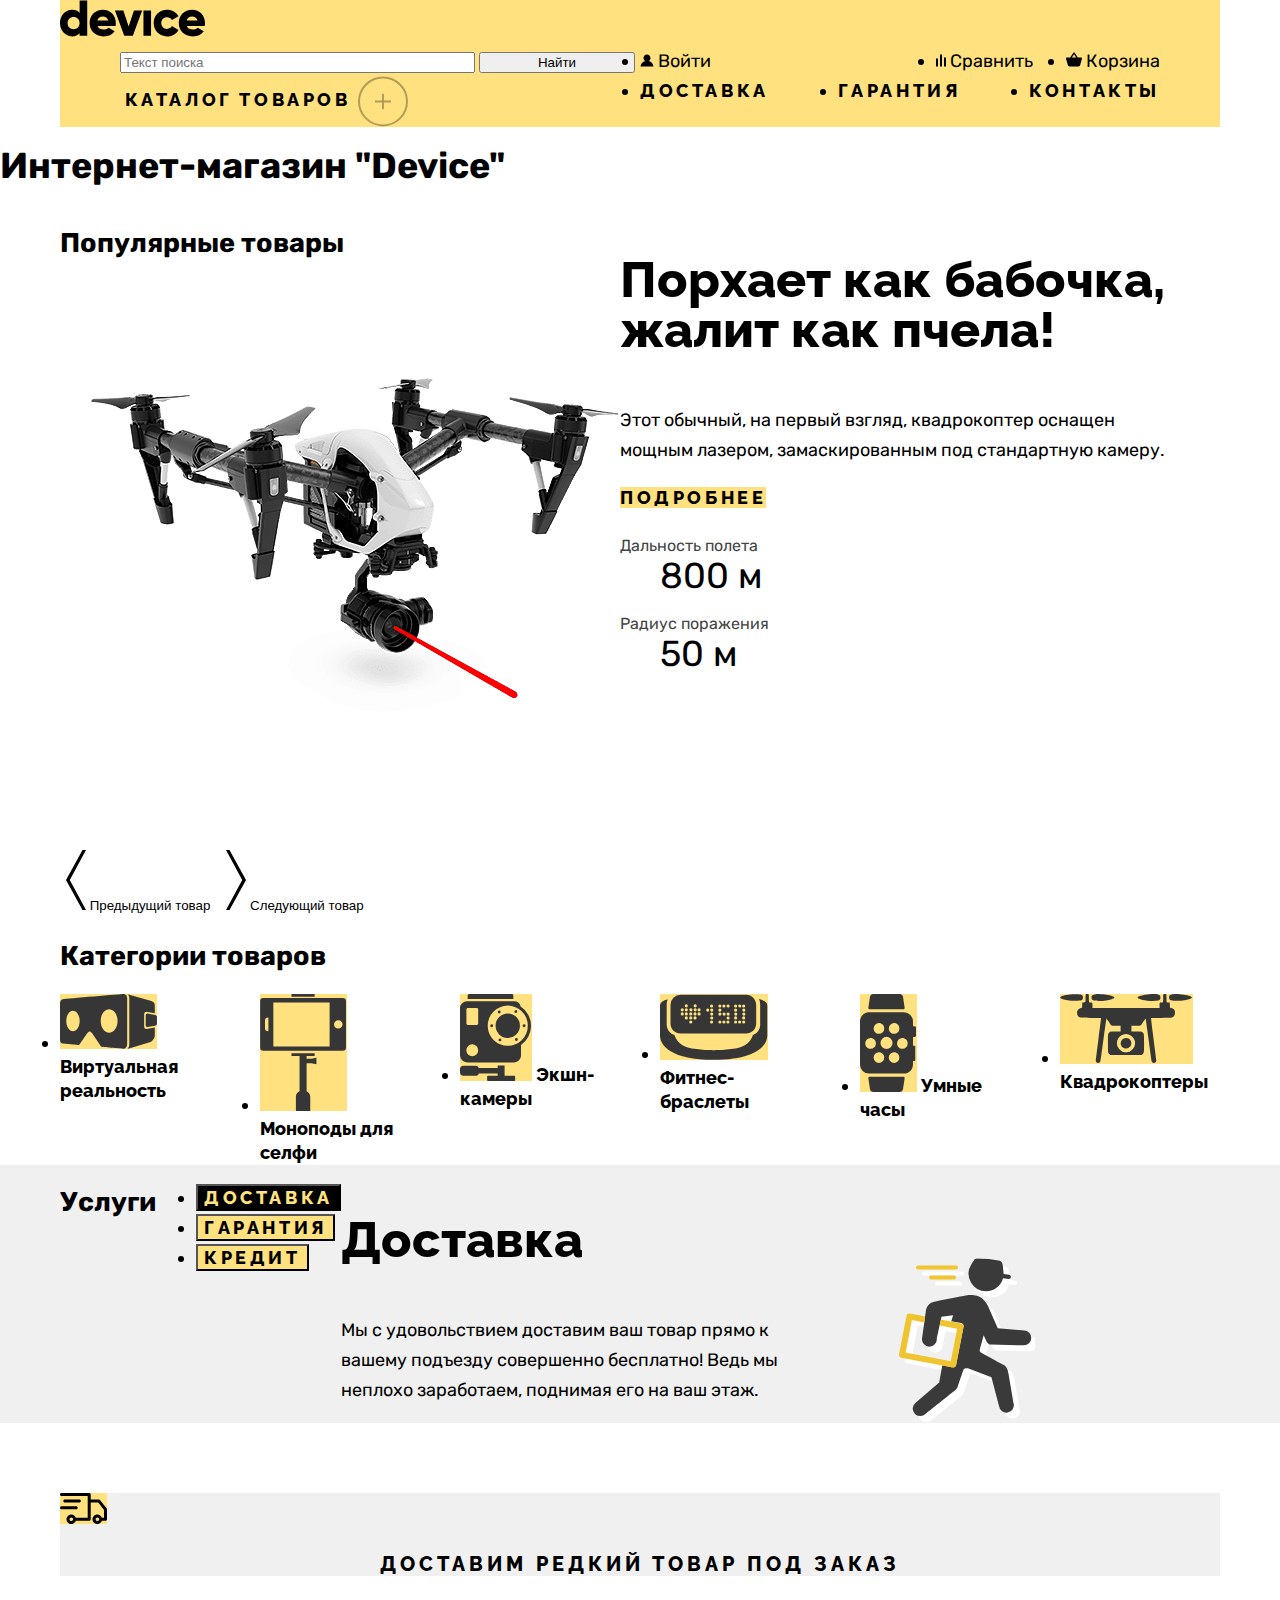
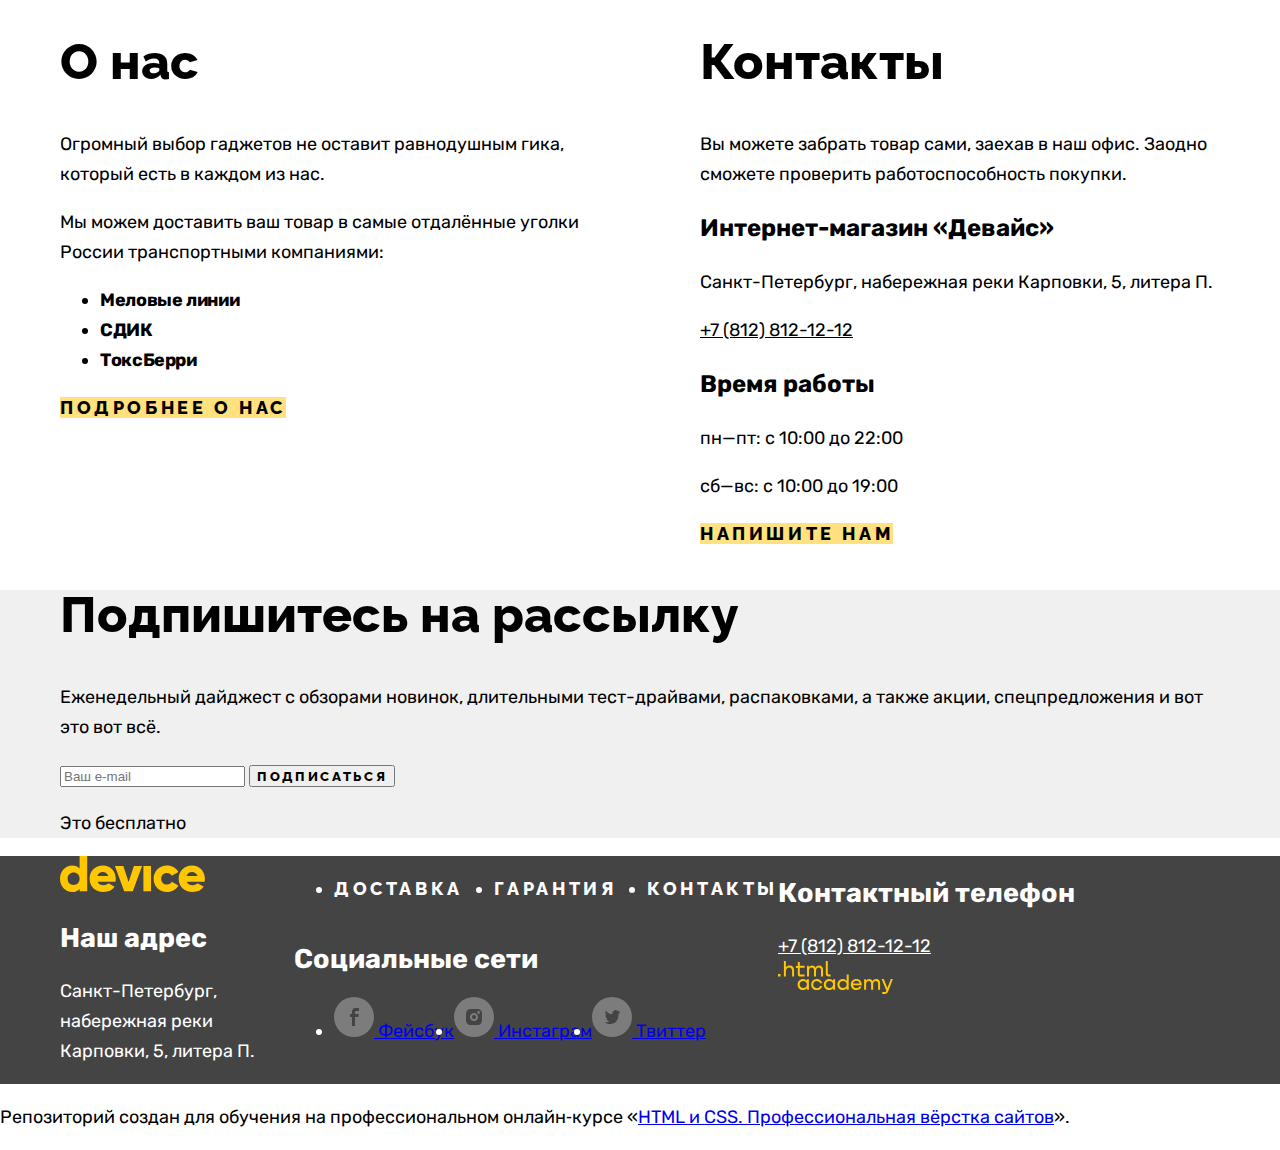
<file: 4/index.html>
<!DOCTYPE html>
<html lang="ru">
  <head>
    <meta charset="utf-8">
    <title>HTML Academy: Девайс</title>
    <link rel="stylesheet" href="styles/styles.css">
    <base href="https://htmlacademy-htmlcss.github.io/1903071-device-33/4/">
</head>
  <body>
    <header class="page-header">
      <img src="images/logo.svg" class="page-logo" alt="логотип сайта">
      <nav class="navigation">
        <form class="navigation-search" action="https://echo.htmlacademy.ru/" method="get">
          <input class="search" type="search" name="search" placeholder="Текст поиска" size="359">
          <input class="navigation-search-button" type="button" name="find" value="Найти">
        </form>
        <ul class="navigation-user navigation-list">
          <li class="navigation-user-item">
            <a class="navigation-user-link" href="#">
              <img class="navigation-user-image" src="images/login.svg">
              Войти
            </a>
          </li>
          <li class="navigation-user-item">
            <a class="navigation-user-link" href="#">
              <img class="navigation-user-image" src="images/compare.svg">
              Сравнить
            </a>
          </li>
          <li class="navigation-user-item">
            <a class="navigation-user-link" href="#">
              <img class="navigation-user-image" src="images/cart.svg">
              Корзина
            </a>
          </li>
        </ul>
        <a href="catalog.html" class="button catalog-button">
          Каталог товаров
          <img class="catalog-button-image" src="images/catalog_button.svg">
        </a>
        <ul class="navigation-list">
          <li class="navigation-list-item">
            <a class="navigation-list-link" href="#">Доставка</a>
          </li>
          <li class="navigation-list-item">
            <a class="navigation-list-link" href="#">Гарантия</a>
          </li>
          <li class="navigation-list-item">
            <a class="navigation-list-link" href="#">Контакты</a>
          </li>
        </ul>
      </nav>
    </header>
    <main class="main-index main-container">
      <h1 class="visually-hidden">Интернет-магазин "Device"</h1>
      <section class="popular-products">
        <div class="slider">
          <h2 class="visually-hidden">Популярные товары</h2>
          <img class="slider-image" src="images/slider_1.png" alt="Квадрокоптер" width="560" height="560">
          <button class="slider-button slider-prev" type="button">
            <img class="slider-button-image" src="images/arrow_prev.svg">
            <span class="visually-hidden">Предыдущий товар</span>
          </button>
          <button class="slider-button slider-next" type="button">
            <img class="slider-button-image" src="images/arrow_next.svg">
            <span class="visually-hidden">Следующий товар</span>
          </button>
        </div>
        <div class="slider-description">
          <p class="main-title">Порхает как бабочка,
            жалит как пчела!</p>
          <p>Этот обычный, на первый взгляд, квадрокоптер оснащен
            мощным лазером, замаскированным под стандартную камеру.</p>
          <a href="#" class="button button-description">
            Подробнее
          </a>
          <div class="specifications">
            <dl>
              <dt class="specifications-title">Дальность полета</dt>
              <dd class="specifications-description">800 м</dd>
            </dl>
            <dl>
              <dt class="specifications-title">Радиус поражения</dt>
              <dd class="specifications-description">50 м</dd>
            </dl>
          </div>
        </div>
      </section>
      <section class="products">
        <h2 class="visually-hidden">Категории товаров</h2>
        <ul class="products-list">
          <li class="products-category">
            <a href="#" class="products-category-link">
              <img class="products-category-image" src="images/virtual_reality.svg">
              Виртуальная реальность
            </a>
          </li>
          <li class="products-category">
            <a href="catalog-monopods.html" class="products-category-link">
              <img class="products-category-image" src="images/monopods.svg">
              Моноподы для селфи
            </a>
          </li>
          <li class="products-category">
            <a href="#" class="products-category-link">
              <img class="products-category-image" src="images/cameras.svg">
              Экшн-камеры
            </a>
          </li>
          <li class="products-category">
            <a href="#" class="products-category-link">
              <img class="products-category-image" src="images/fitness_bracelets.svg">
              Фитнес-браслеты
            </a>
          </li>
          <li class="products-category">
            <a href="#" class="products-category-link">
              <img class="products-category-image" src="images/smart_watch.svg">
              Умные часы
            </a>
          </li>
          <li class="products-category">
            <a href="#" class="products-category-link">
              <img class="products-category-image" src="images/quadrocopters.svg">
              Квадрокоптеры
            </a>
          </li>
        </ul>
      </section>
      <section class="services">
        <div class="services-wrapper">
        <h2 class="visually-hidden">Услуги</h2>
        <ul class="services-list">
          <li class="services-item">
            <button class="services-button services-button-current" type="button">Доставка</button>
          </li>
          <li class="services-item">
            <button class="services-button" type="button">Гарантия</button>
          </li>
          <li class="services-item">
            <button class="services-button" type="button">Кредит</button>
          </li>
        </ul>
        <div class="services-item-description">
          <h3 class="services-item-title">Доставка</h3>
          <p class="services-item-description-text">Мы с удовольствием доставим ваш товар прямо
            к вашему подъезду совершенно бесплатно! Ведь
            мы неплохо заработаем, поднимая его на ваш этаж.
          </p>
        </div>
        </div>
      </section>
      <div class="rare-product-order">
        <img class="rare-product-order-image" src="images/delivery_car.svg">
        <p class="rare-product-order-title">Доставим редкий товар под заказ</p>
      </div>
      <div class="index-columns">
      <section class="about-us">
        <h2 class="about-us-title">О нас</h2>
        <p>Огромный выбор гаджетов не оставит равнодушным
          гика, который есть в каждом из нас.</p>
        <p>Мы можем доставить ваш товар в самые отдалённые
          уголки России транспортными компаниями:</p>
        <ul class="delivery-companys-list">
          <li class="delivery-companys-item">
            <a href="#" class="delivery-companys-link">Меловые линии</a>
          </li>
          <li class="delivery-companys-item">
            <a href="#" class="delivery-companys-link">СДИК</a>
          </li>
          <li class="delivery-companys-item">
            <a href="#" class="delivery-companys-link">ТоксБерри</a>
          </li>
        </ul>
        <a href="#" class="button button-description">Подробнее о нас</a>
      </section>
      <section class="contacts">
        <h2 class="contacts-title">Контакты</h2>
        <p>Вы можете забрать товар сами, заехав в наш офис.
          Заодно сможете проверить работоспособность покупки.</p>
        <h3 class="contacts-subtitle">Интернет-магазин «Девайс»</h3>
        <address class="contacts-address">
          <p class="contacts-address-text">Санкт-Петербург, набережная реки Карповки, 5, литера П.</p>
          <a class="contacts-phone" href="tel:+78128121212">+7 (812) 812-12-12</a>
        </address>
        <h3 class="contacts-subtitle">Время работы</h3>
        <p class="contacts-schedule">пн—пт: с 10:00 до 22:00</p>
        <p class="contacts-schedule">сб—вс: с 10:00 до 19:00</p>
        <a href="#" class="button button-feedback">Напишите нам</a>
      </section>
      </div>
      <section class="mailing-list">
        <div class="mailing-list-wrapper">
        <h2 class="mailing-list-title">Подпишитесь на рассылку</h2>
        <p>Еженедельный дайджест с обзорами новинок,
          длительными тест-драйвами, распаковками, а также акции,
          спецпредложения и вот это вот всё.</p>
        <form class="mailing-list-form" action="https://echo.htmlacademy.ru/" method="post">
          <input type="email" name="email" placeholder="Ваш e-mail">
          <input class="subscribe" type="submit" name="subscribe" value="Подписаться">
        </form>
        <p class="free">Это бесплатно</p>
        </div>
      </section>
    </main>
    <footer class="page-footer">
      <div class="page-footer-container">
        <div class="footer-address-and-logo">
          <a class="page-footer-logo-link" href="index.html">
            <img src="images/logo_footer.svg" class="page-footer-logo" alt="логотип сайта">
          </a>
          <h2 class="visually-hidden">Наш адрес</h2>
          <address class="footer-contacts-adress">
            <p class="footer-contacts-adress-text">Санкт-Петербург, набережная реки Карповки, 5, литера П.</p>
         </address>
        </div>
        <div class="footer-middle-column">
          <nav class="footer-navigation">
            <ul class="footer-navigation-list">
              <li class="footer-navigation-list-item">
                <a class="footer-navigation-list-link">Доставка</a>
              </li>
              <li class="footer-navigation-list-item">
                <a class="footer-navigation-list-link">Гарантия</a>
              </li>
              <li class="footer-navigation-list-item">
                <a class="footer-navigation-list-link">Контакты</a>
              </li>
            </ul>
          </nav>
          <section class="footer-social">
            <h2 class="visually-hidden">Социальные сети</h2>
            <ul class="footer-social-list">
              <li class="footer-social-item">
                <a href="https://www.facebook.com/htmlacademy" class="button">
                  <img src="images/facebook_logo.svg">
                  <span class="visually-hidden">Фейсбук</span>
                </a>
              </li>
              <li class="footer-social-item">
                <a href="https://www.instagram.com/htmlacademy/" class="button">
                  <img src="images/instagram_logo.svg">
                  <span class="visually-hidden">Инстаграм</span>
                </a>
              </li>
              <li class="footer-social-item">
                <a href="https://www.twitter.com/htmlacademy_ru" class="button">
                  <img src="images/twitter_logo.svg">
                  <span class="visually-hidden">Твиттер</span>
                </a>
              </li>
            </ul>
          </section>
        </div>
        <div class="footer-phone-and-logo">
          <h2 class="visually-hidden">Контактный телефон</h2>
          <address class="footer-contacts-phone">
            <a class="footer-contacts-phone-link" href="tel:+78128121212">+7 (812) 812-12-12</a>
          </address>
          <a href="https://htmlacademy.ru/">
            <img src="images/html_academy_logo.svg" class="htmlacademy-logo" alt="логотип htmlacademy">
          </a>
        </div>
      </div>
    </footer>
    <p>Репозиторий создан для обучения на профессиональном онлайн‑курсе «<a href="https://htmlacademy.ru/intensive/htmlcss">HTML и CSS. Профессиональная вёрстка сайтов</a>».</p>
  </body>
</html>
</file>
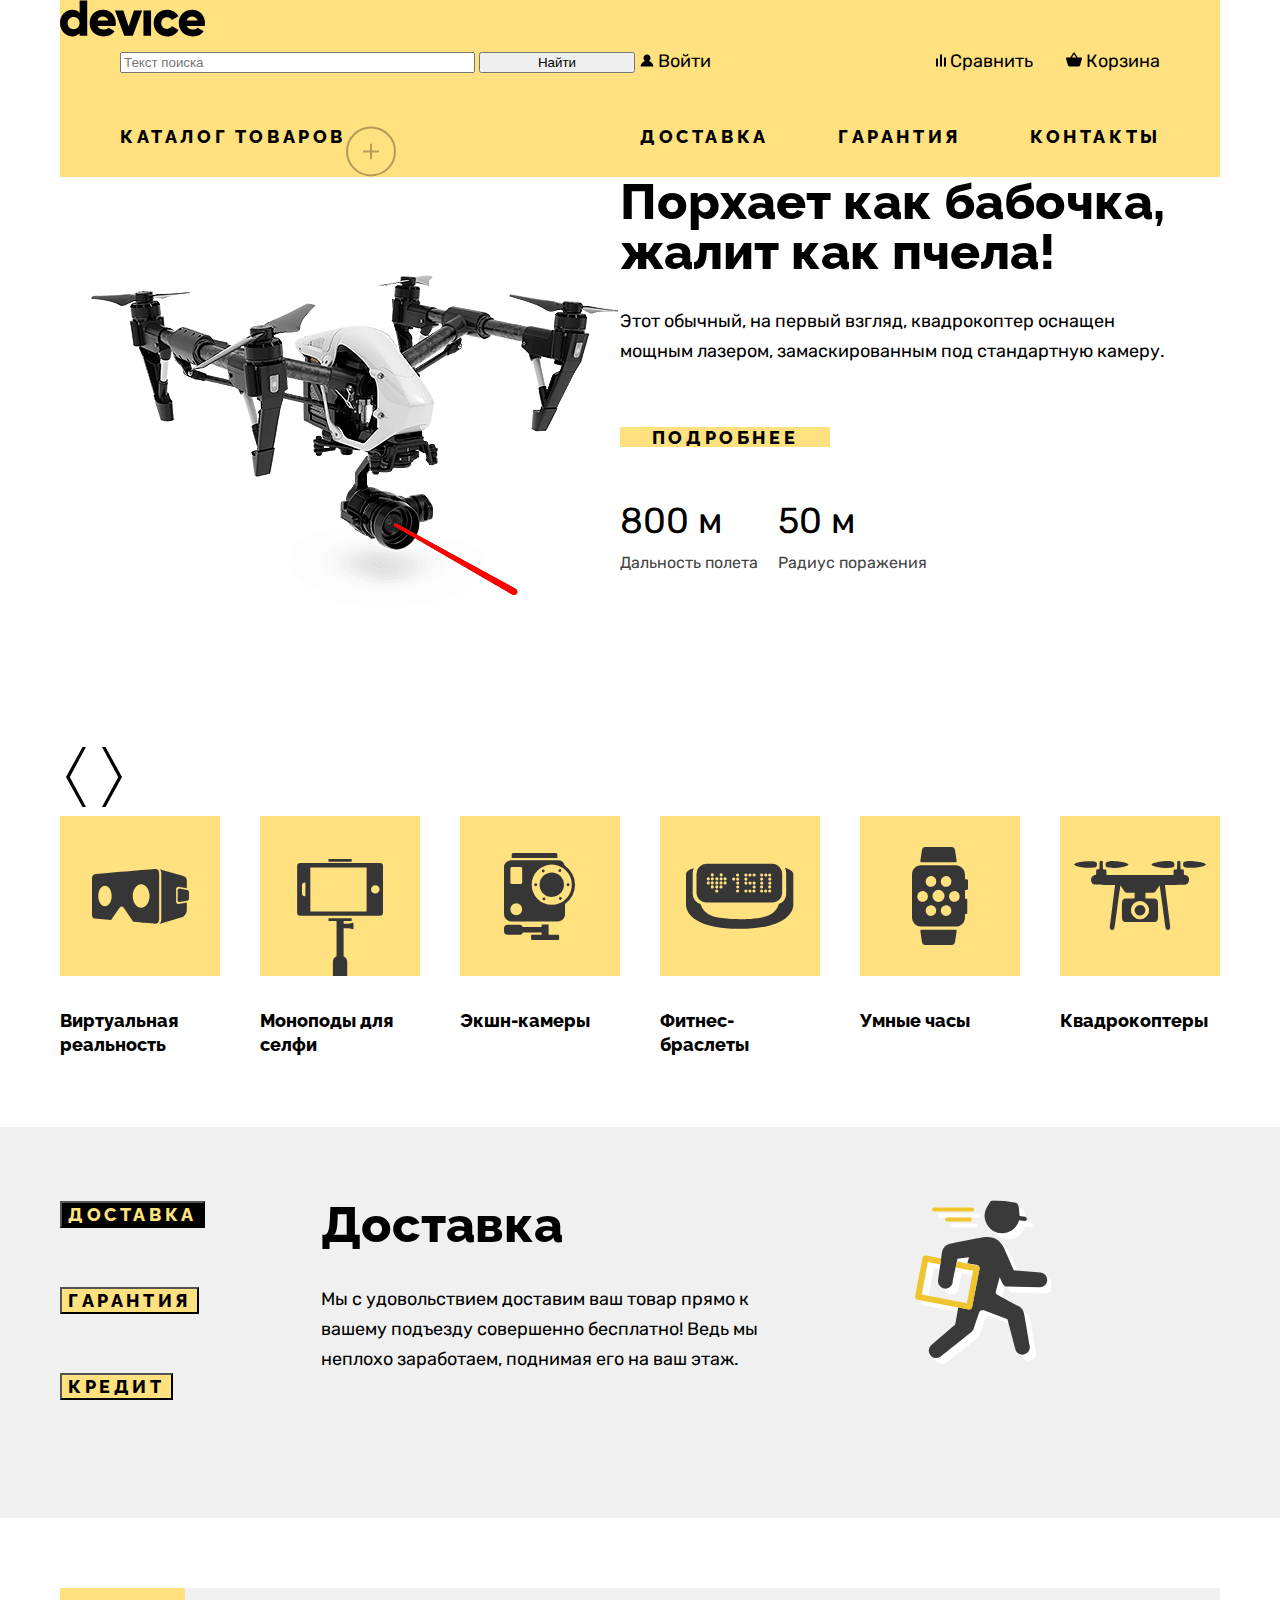
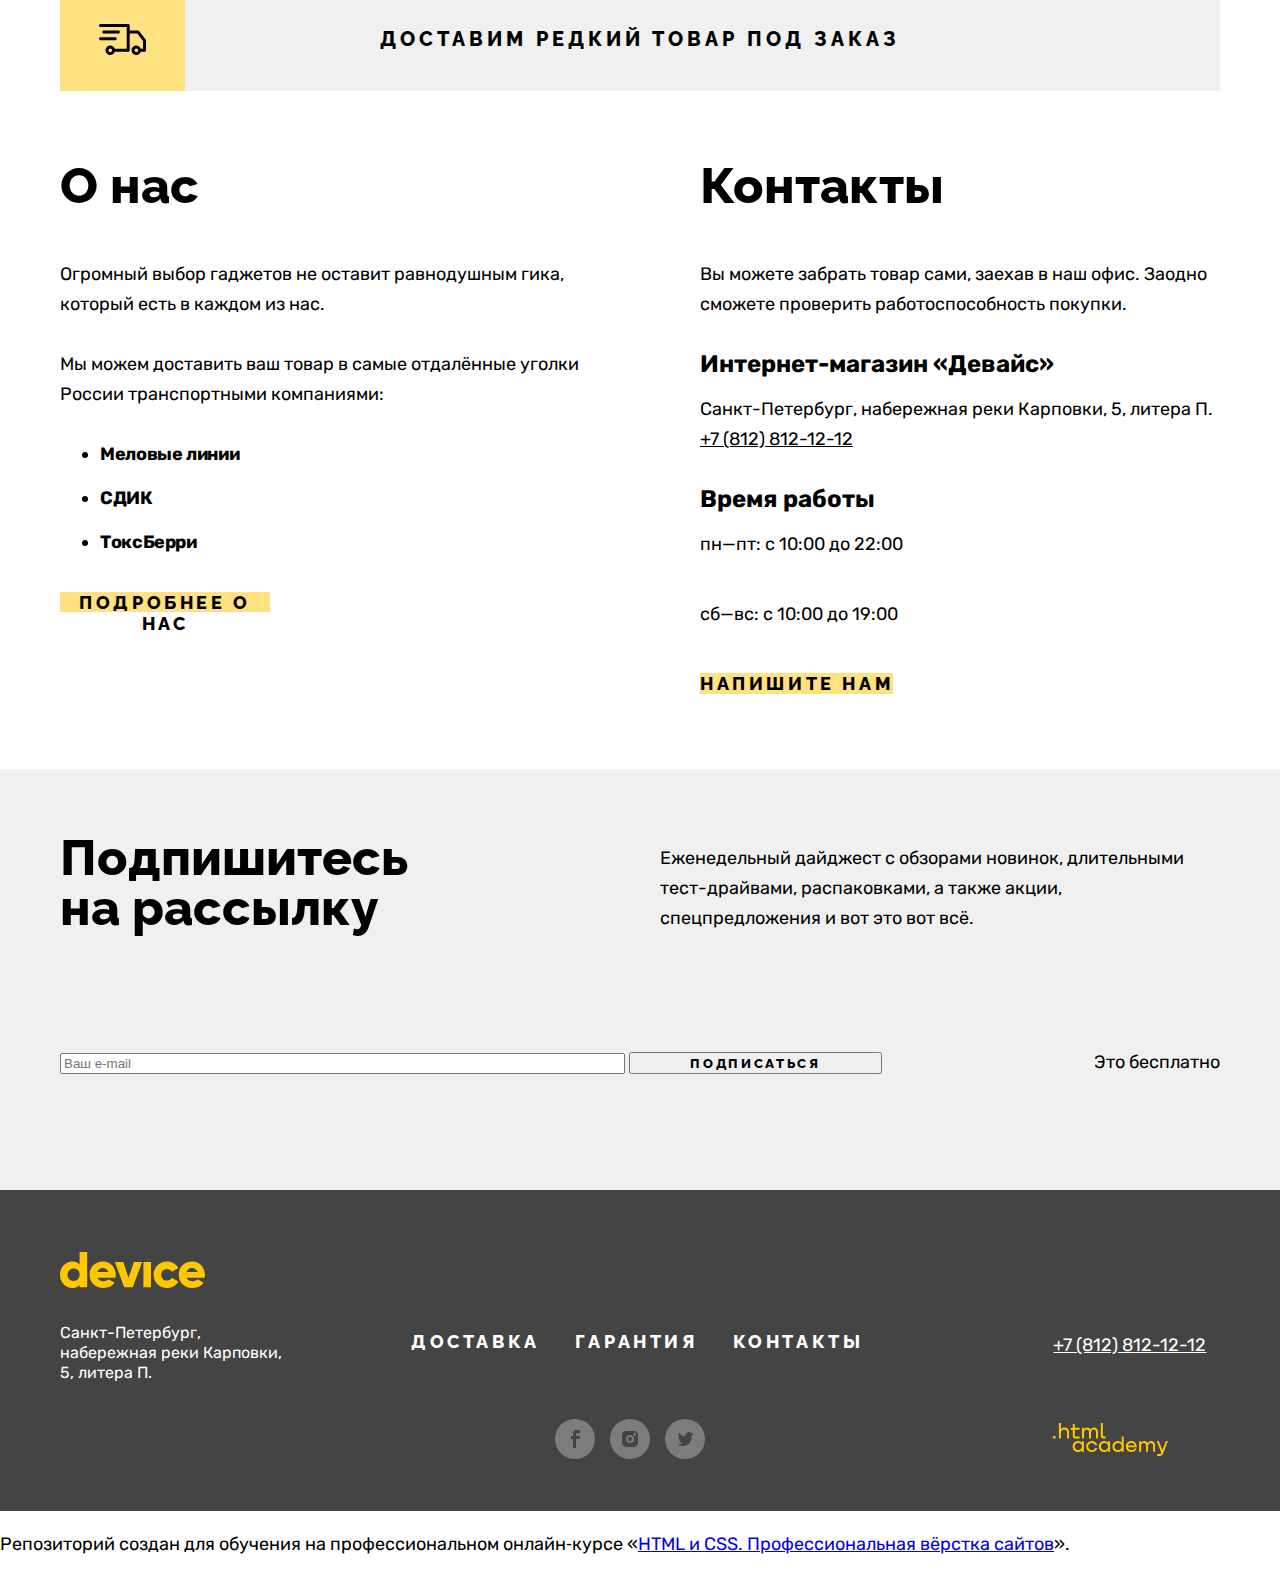
<file: 5/index.html>
<!DOCTYPE html>
<html lang="ru">
  <head>
    <meta charset="utf-8">
    <title>HTML Academy: Девайс</title>
    <link rel="stylesheet" href="styles/styles.css">
    <base href="https://htmlacademy-htmlcss.github.io/1903071-device-33/5/">
</head>
  <body>
    <header class="page-header">
      <img src="images/logo.svg" class="page-logo" alt="логотип сайта">
      <nav class="navigation">
        <form class="navigation-search" action="https://echo.htmlacademy.ru/" method="get">
          <input class="search" type="search" name="search" placeholder="Текст поиска" size="359">
          <input class="navigation-search-button" type="button" name="find" value="Найти">
        </form>
        <ul class="navigation-user navigation-list">
          <li class="navigation-user-item">
            <a class="navigation-user-link" href="#">
              <img class="navigation-user-image" src="images/login.svg">
              Войти
            </a>
          </li>
          <li class="navigation-user-item">
            <a class="navigation-user-link" href="#">
              <img class="navigation-user-image" src="images/compare.svg">
              Сравнить
            </a>
          </li>
          <li class="navigation-user-item">
            <a class="navigation-user-link" href="#">
              <img class="navigation-user-image" src="images/cart.svg">
              Корзина
            </a>
          </li>
        </ul>
        <a href="catalog.html" class="button catalog-button">
          Каталог товаров
          <img class="catalog-button-image" src="images/catalog_button.svg">
        </a>
        <ul class="navigation-list">
          <li class="navigation-list-item">
            <a class="navigation-list-link" href="#">Доставка</a>
          </li>
          <li class="navigation-list-item">
            <a class="navigation-list-link" href="#">Гарантия</a>
          </li>
          <li class="navigation-list-item">
            <a class="navigation-list-link" href="#">Контакты</a>
          </li>
        </ul>
      </nav>
    </header>
    <main class="main-index main-container">
      <h1 class="visually-hidden">Интернет-магазин "Device"</h1>
      <section class="popular-products">
        <div class="slider">
          <h2 class="visually-hidden">Популярные товары</h2>
          <img class="slider-image" src="images/slider_1.png" alt="Квадрокоптер" width="560" height="560">
          <button class="slider-button slider-prev" type="button">
            <img class="slider-button-image" src="images/arrow_prev.svg">
            <span class="visually-hidden">Предыдущий товар</span>
          </button>
          <button class="slider-button slider-next" type="button">
            <img class="slider-button-image" src="images/arrow_next.svg">
            <span class="visually-hidden">Следующий товар</span>
          </button>
        </div>
        <div class="slider-description">
          <p class="main-title">Порхает как бабочка,
            жалит как пчела!</p>
          <p class="main-title-description">Этот обычный, на первый взгляд, квадрокоптер оснащен
            мощным лазером, замаскированным под стандартную камеру.</p>
          <a href="#" class="button button-description">
            Подробнее
          </a>
          <div class="specifications">
            <dl class="specifications-section">
              <dt class="specifications-title">Дальность полета</dt>
              <dd class="specifications-description">800 м</dd>
            </dl>
            <dl class="specifications-section">
              <dt class="specifications-title">Радиус поражения</dt>
              <dd class="specifications-description">50 м</dd>
            </dl >
          </div>
        </div>
      </section>
      <section class="products">
        <h2 class="visually-hidden">Категории товаров</h2>
        <ul class="products-list">
          <li class="products-category">
            <a href="#" class="products-category-link">
              <span class="products-category-image-wrapper">
                <img class="products-category-image" src="images/virtual_reality.svg">
              </span>
              <span class="products-category-name">Виртуальная реальность</span>
            </a>
          </li>
          <li class="products-category">
            <a href="catalog-monopods.html" class="products-category-link">
              <span class="products-category-image-wrapper">
                <img class="products-category-image" src="images/monopods.svg">
              </span>
              <span class="products-category-name">Моноподы для селфи</span>
            </a>
          </li>
          <li class="products-category">
            <a href="#" class="products-category-link">
              <span class="products-category-image-wrapper">
                <img class="products-category-image" src="images/cameras.svg">
              </span>
              <span class="products-category-name">Экшн-камеры</span>
            </a>
          </li>
          <li class="products-category">
            <a href="#" class="products-category-link">
              <span class="products-category-image-wrapper">
                <img class="products-category-image" src="images/fitness_bracelets.svg">
              </span>
              <span class="products-category-name">Фитнес-браслеты</span>
            </a>
          </li>
          <li class="products-category">
            <a href="#" class="products-category-link">
              <span class="products-category-image-wrapper">
                <img class="products-category-image" src="images/smart_watch.svg">
              </span>
              <span class="products-category-name">Умные часы</span>
            </a>
          </li>
          <li class="products-category">
            <a href="#" class="products-category-link">
              <span class="products-category-image-wrapper">
                <img class="products-category-image" src="images/quadrocopters.svg">
              </span>
              <span class="products-category-name">Квадрокоптеры</span>
            </a>
          </li>
        </ul>
      </section>
      <section class="services">
        <div class="services-wrapper">
        <h2 class="visually-hidden">Услуги</h2>
        <ul class="services-list">
          <li class="services-item">
            <button class="services-button services-button-current" type="button">Доставка</button>
          </li>
          <li class="services-item">
            <button class="services-button" type="button">Гарантия</button>
          </li>
          <li class="services-item">
            <button class="services-button" type="button">Кредит</button>
          </li>
        </ul>
        <div class="services-item-description">
          <h3 class="services-item-title">Доставка</h3>
          <p class="services-item-description-text">Мы с удовольствием доставим ваш товар прямо
            к вашему подъезду совершенно бесплатно! Ведь
            мы неплохо заработаем, поднимая его на ваш этаж.
          </p>
        </div>
        </div>
      </section>
      <div class="rare-product-order">
        <span class="rare-product-order-image"></span>
        <p class="rare-product-order-title">Доставим редкий товар под заказ</p>
      </div>
      <div class="index-columns">
      <section class="about-us">
        <h2 class="about-us-title">О нас</h2>
        <p class="about-us-description">Огромный выбор гаджетов не оставит равнодушным
          гика, который есть в каждом из нас.</p>
        <p class="about-us-description">Мы можем доставить ваш товар в самые отдалённые
          уголки России транспортными компаниями:</p>
        <ul class="delivery-companys-list">
          <li class="delivery-companys-item">
            <a href="#" class="delivery-companys-link">Меловые линии</a>
          </li>
          <li class="delivery-companys-item">
            <a href="#" class="delivery-companys-link">СДИК</a>
          </li>
          <li class="delivery-companys-item">
            <a href="#" class="delivery-companys-link">ТоксБерри</a>
          </li>
        </ul>
        <a href="#" class="button button-description">Подробнее о нас</a>
      </section>
      <section class="contacts">
        <h2 class="contacts-title">Контакты</h2>
        <p class="contacts-deccription">Вы можете забрать товар сами, заехав в наш офис.
          Заодно сможете проверить работоспособность покупки.</p>
        <h3 class="contacts-subtitle">Интернет-магазин «Девайс»</h3>
        <address class="contacts-address">
          <p class="contacts-address-text">Санкт-Петербург, набережная реки Карповки, 5, литера П.</p>
          <a class="contacts-phone" href="tel:+78128121212">+7 (812) 812-12-12</a>
        </address>
        <h3 class="contacts-subtitle">Время работы</h3>
        <p class="contacts-schedule">пн—пт: с 10:00 до 22:00</p>
        <p class="contacts-schedule">сб—вс: с 10:00 до 19:00</p>
        <a href="#" class="button button-feedback">Напишите нам</a>
      </section>
      </div>
      <section class="mailing-list">
        <div class="mailing-list-wrapper">
          <h2 class="mailing-list-title">Подпишитесь на рассылку</h2>
          <p class="mailing-list-description">Еженедельный дайджест с обзорами новинок,
            длительными тест-драйвами, распаковками, а также акции,
            спецпредложения и вот это вот всё.</p>
          <form class="mailing-list-form" action="https://echo.htmlacademy.ru/" method="post">
            <input class="mailing-list-input" type="email" name="email" placeholder="Ваш e-mail">
            <input class="subscribe" type="submit" name="subscribe" value="Подписаться">
          </form>
          <p class="mailing-list-description-second">Это бесплатно</p>
        </div>
      </section>
    </main>
    <footer class="page-footer">
      <div class="page-footer-container">
        <div class="footer-address-and-logo">
          <a class="page-footer-logo-link" href="index.html">
            <img src="images/logo_footer.svg" class="page-footer-logo" alt="логотип сайта">
          </a>
          <h2 class="visually-hidden">Наш адрес</h2>
          <address class="footer-contacts-adress">
            <p class="footer-contacts-adress-text">Санкт-Петербург, набережная реки Карповки, 5, литера П.</p>
         </address>
        </div>
        <div class="footer-middle-column">
          <nav class="footer-navigation">
            <ul class="footer-navigation-list">
              <li class="footer-navigation-list-item">
                <a class="footer-navigation-list-link">Доставка</a>
              </li>
              <li class="footer-navigation-list-item">
                <a class="footer-navigation-list-link">Гарантия</a>
              </li>
              <li class="footer-navigation-list-item">
                <a class="footer-navigation-list-link">Контакты</a>
              </li>
            </ul>
          </nav>
          <section class="footer-social">
            <h2 class="visually-hidden">Социальные сети</h2>
            <ul class="footer-social-list">
              <li class="footer-social-item">
                <a href="https://www.facebook.com/htmlacademy" class="button">
                  <img src="images/facebook_logo.svg">
                  <span class="visually-hidden">Фейсбук</span>
                </a>
              </li>
              <li class="footer-social-item">
                <a href="https://www.instagram.com/htmlacademy/" class="button">
                  <img src="images/instagram_logo.svg">
                  <span class="visually-hidden">Инстаграм</span>
                </a>
              </li>
              <li class="footer-social-item">
                <a href="https://www.twitter.com/htmlacademy_ru" class="button">
                  <img src="images/twitter_logo.svg">
                  <span class="visually-hidden">Твиттер</span>
                </a>
              </li>
            </ul>
          </section>
        </div>
        <div class="footer-phone-and-logo">
          <h2 class="visually-hidden">Контактный телефон</h2>
          <address class="footer-contacts-phone">
            <a class="footer-contacts-phone-link" href="tel:+78128121212">+7 (812) 812-12-12</a>
          </address>
          <a class="htmlacademy-logo-link" href="https://htmlacademy.ru/">
            <img src="images/html_academy_logo.svg" class="htmlacademy-logo" alt="логотип htmlacademy">
          </a>
        </div>
      </div>
    </footer>
    <p>Репозиторий создан для обучения на профессиональном онлайн‑курсе «<a href="https://htmlacademy.ru/intensive/htmlcss">HTML и CSS. Профессиональная вёрстка сайтов</a>».</p>
  </body>
</html>
</file>
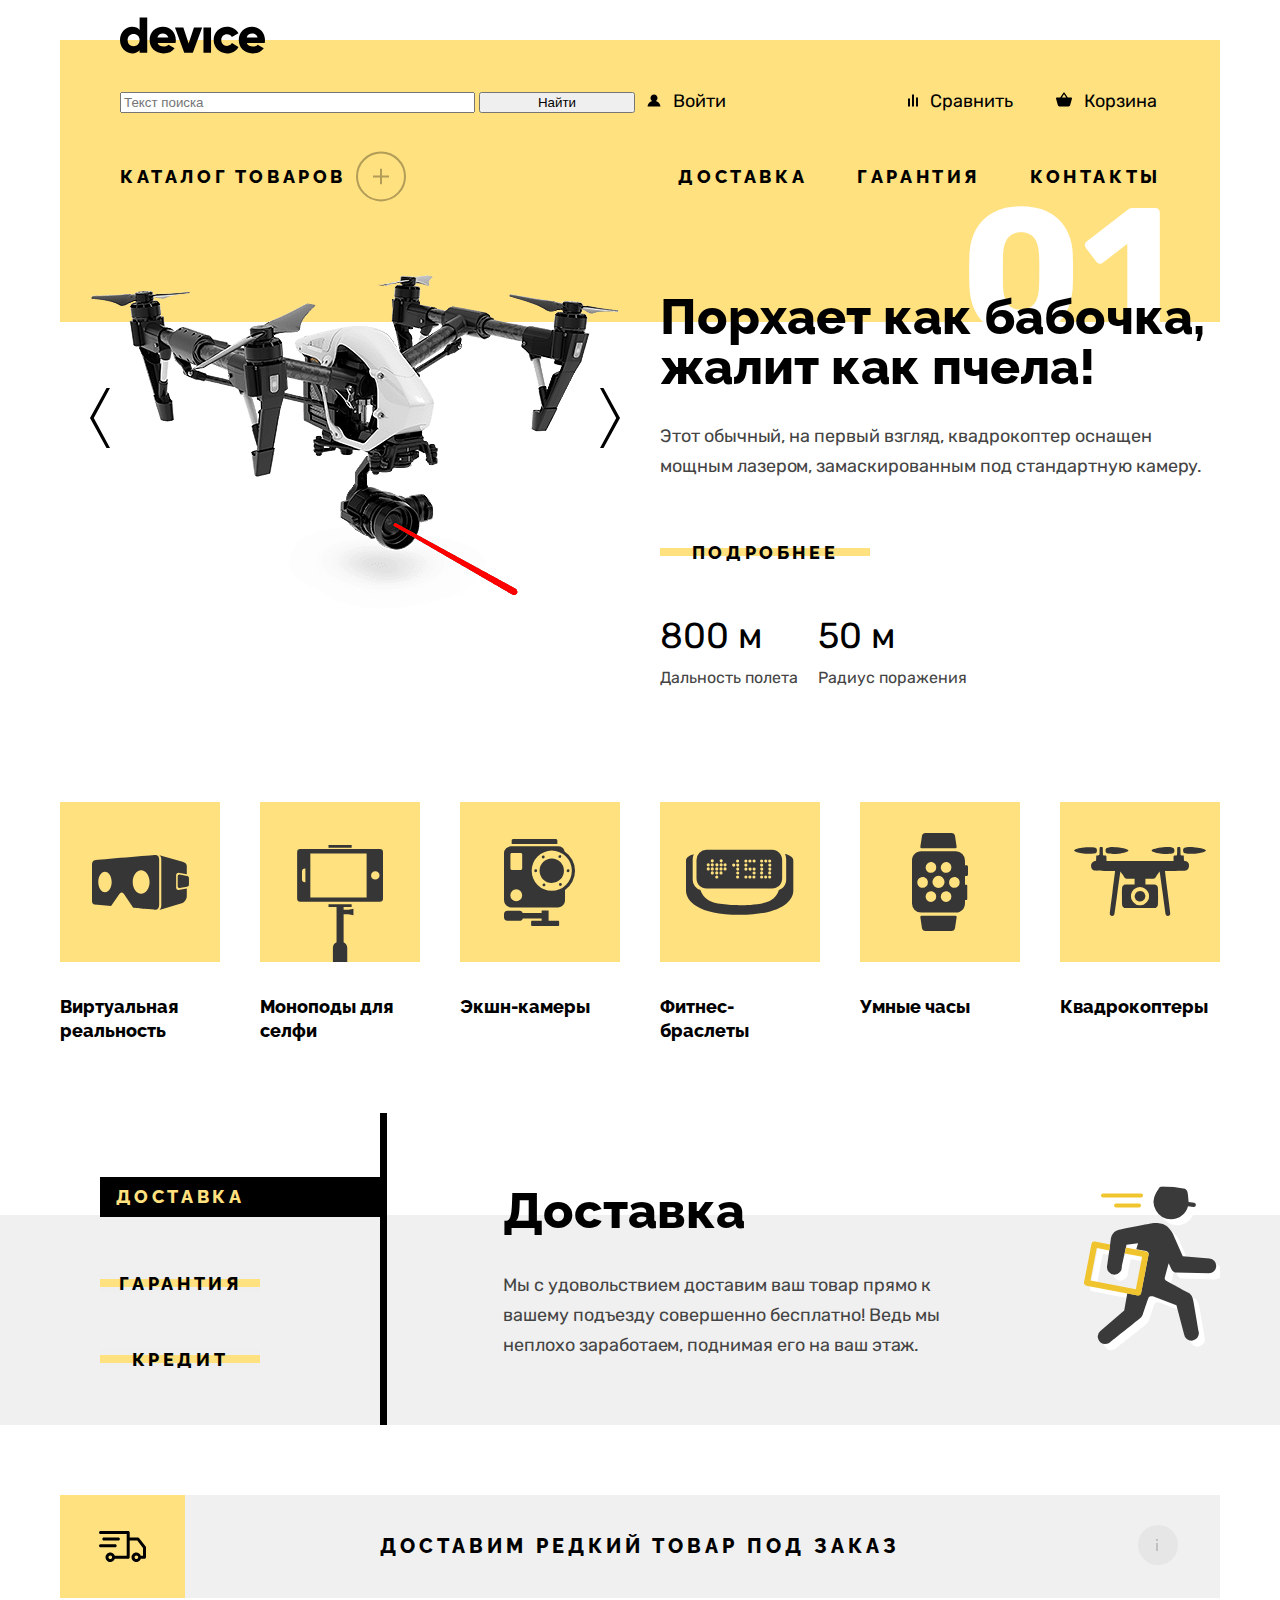
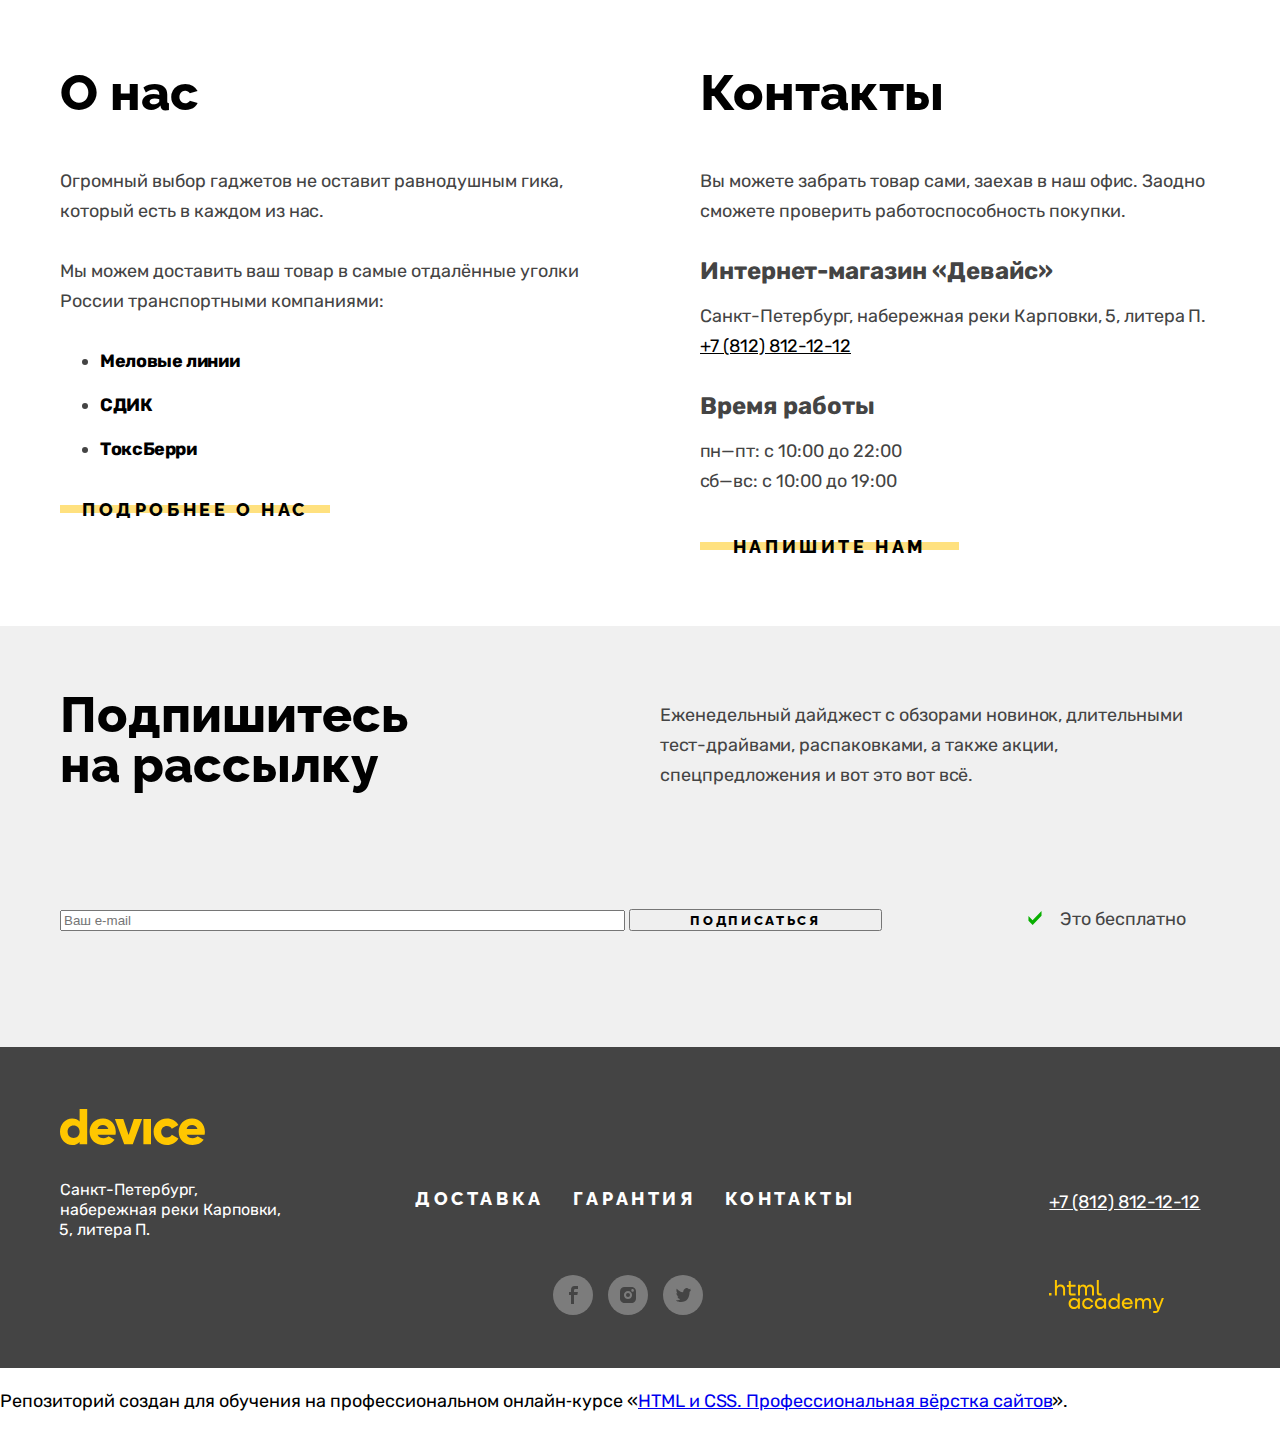
<file: 6/index.html>
<!DOCTYPE html>
<html lang="ru">
  <head>
    <meta charset="utf-8">
    <title>HTML Academy: Девайс</title>
    <link rel="stylesheet" href="styles/styles.css">
    <base href="https://htmlacademy-htmlcss.github.io/1903071-device-33/6/">
</head>
  <body>
    <header class="page-header">
      <a class="page-logo-link" href="index.html">
        <img src="images/logo.svg" class="page-logo" alt="логотип сайта">
      </a>
      <nav class="navigation">
        <form class="navigation-search" action="https://echo.htmlacademy.ru/" method="get">
          <input class="search" type="search" name="search" placeholder="Текст поиска" size="359">
          <input class="navigation-search-button" type="button" name="find" value="Найти">
        </form>
        <ul class="navigation-user navigation-list">
          <li class="navigation-user-item">
            <a class="navigation-user-link" href="#">
              <svg  class="navigation-user-image" aria-hidden="true" focusable="false" width="14" height="13" fill="none" xmlns="http://www.w3.org/2000/svg">
                <path d="M.5 12.39h13c-.2-2.6-2.1-4.8-4.7-5.5 1-.6 1.7-1.7 1.7-3 0-1.9-1.6-3.5-3.5-3.5s-3.5 1.6-3.5 3.5c0 1.3.7 2.4 1.7 3-2.6.7-4.5 2.9-4.7 5.5Z" fill="#000"/>
              </svg>
              Войти
            </a>
          </li>
          <li class="navigation-user-item">
            <a class="navigation-user-link" href="#">
              <svg class="navigation-user-image" aria-hidden="true" focusable="false" width="10" height="13" fill="none" xmlns="http://www.w3.org/2000/svg">
                <path d="M6 .39H4v12h2v-12Zm-4 4H0v8h2v-8Zm8-1H8v9h2v-9Z" fill="#000"/>
              </svg>
              Сравнить
            </a>
          </li>
          <li class="navigation-user-item">
            <a class="navigation-user-link" href="#">
              <svg class="navigation-user-image" aria-hidden="true" focusable="false" width="16" height="15" fill="none" xmlns="http://www.w3.org/2000/svg">
                <path d="m15.3 5.39-3.5.2L8.6.69c-.1-.2-.4-.3-.6-.3-.2 0-.5.1-.6.3l-3.2 4.9H.7c-.4 0-.7.3-.7.7v.2l1.9 6.8c.2.7.7 1.1 1.4 1.1h9.4c.7 0 1.2-.4 1.4-1.1l1.9-6.9v-.2c0-.4-.3-.8-.7-.8ZM8 2.29l2.2 3.2H5.9L8 2.29Z" fill="#000"/>
              </svg>
              Корзина
            </a>
          </li>
        </ul>
        <ul class="navigation-list">
          <a href="catalog.html" class="catalog-button">
            Каталог товаров
            <svg class="catalog-button-image" aria-hidden="true" focusable="false" width="50" height="51" fill="none" xmlns="http://www.w3.org/2000/svg">
              <circle cx="25" cy="25.39" r="24" stroke="#000" stroke-width="2"/><g clip-path="url(#a)"><path d="M33 24.39h-7v-7h-2v7h-7v2h7v7h2v-7h7v-2Z" fill="#000"/></g><defs><clipPath id="a"><path fill="#fff" transform="translate(17 17.39)" d="M0 0h16v16H0z"/></clipPath></defs>
            </svg>
          </a>
          <li class="navigation-list-item">
            <a class="navigation-list-link" href="#">Доставка</a>
          </li>
          <li class="navigation-list-item">
            <a class="navigation-list-link" href="#">Гарантия</a>
          </li>
          <li class="navigation-list-item">
            <a class="navigation-list-link" href="#">Контакты</a>
          </li>
        </ul>
      </nav>
    </header>
    <main class="main-index main-container">
      <h1 class="visually-hidden">Интернет-магазин "Device"</h1>
      <section class="popular-products">
        <div class="popular-products-number-background">
        </div>
        <div class="slider">
          <h2 class="visually-hidden">Популярные товары</h2>
          <img class="slider-image" src="images/slider_1.png" alt="Квадрокоптер" width="560" height="560">
          <button class="slider-button slider-prev" type="button">
            <img class="slider-button-image" src="images/arrow_prev.svg">
            <span class="visually-hidden">Предыдущий товар</span>
          </button>
          <button class="slider-button slider-next" type="button">
            <img class="slider-button-image" src="images/arrow_next.svg">
            <span class="visually-hidden">Следующий товар</span>
          </button>
        </div>
        <div class="slider-description">
          <p class="main-title">Порхает как бабочка,
            жалит как пчела!</p>
          <p class="main-title-description">Этот обычный, на первый взгляд, квадрокоптер оснащен
            мощным лазером, замаскированным под стандартную камеру.</p>
          <a href="#" class="button button-description">
            Подробнее
          </a>
          <div class="specifications">
            <dl class="specifications-section">
              <dt class="specifications-title">Дальность полета</dt>
              <dd class="specifications-description">800 м</dd>
            </dl>
            <dl class="specifications-section">
              <dt class="specifications-title">Радиус поражения</dt>
              <dd class="specifications-description">50 м</dd>
            </dl >
          </div>
        </div>
      </section>
      <section class="products">
        <h2 class="visually-hidden">Категории товаров</h2>
        <ul class="products-list">
          <li class="products-category">
            <a href="#" class="products-category-link">
              <span class="products-category-image-wrapper">
                <img class="products-category-image" src="images/virtual_reality.svg">
              </span>
              <span class="products-category-name">Виртуальная реальность</span>
            </a>
          </li>
          <li class="products-category monopods">
            <a href="catalog-monopods.html" class="products-category-link">
              <span class="products-category-image-wrapper">
                <img class="products-category-image" src="images/monopods.svg">
              </span>
              <span class="products-category-name">Моноподы для селфи</span>
            </a>
          </li>
          <li class="products-category">
            <a href="#" class="products-category-link">
              <span class="products-category-image-wrapper">
                <img class="products-category-image" src="images/cameras.svg">
              </span>
              <span class="products-category-name">Экшн-камеры</span>
            </a>
          </li>
          <li class="products-category">
            <a href="#" class="products-category-link">
              <span class="products-category-image-wrapper">
                <img class="products-category-image" src="images/fitness_bracelets.svg">
              </span>
              <span class="products-category-name">Фитнес-браслеты</span>
            </a>
          </li>
          <li class="products-category">
            <a href="#" class="products-category-link">
              <span class="products-category-image-wrapper">
                <img class="products-category-image" src="images/smart_watch.svg">
              </span>
              <span class="products-category-name">Умные часы</span>
            </a>
          </li>
          <li class="products-category">
            <a href="#" class="products-category-link">
              <span class="products-category-image-wrapper">
                <img class="products-category-image" src="images/quadrocopters.svg">
              </span>
              <span class="products-category-name">Квадрокоптеры</span>
            </a>
          </li>
        </ul>
      </section>
      <section class="services">
        <div class="white-background"></div>
        <div class="services-wrapper">
          <h2 class="visually-hidden">Услуги</h2>
          <ul class="services-list">
            <li class="services-item">
              <button class="button services-button services-button-current" type="button">Доставка</button>
            </li>
            <li class="services-item">
              <button class="button services-button" type="button">Гарантия</button>
            </li>
            <li class="services-item">
              <button class="button services-button" type="button">Кредит</button>
            </li>
          </ul>
          <div class="services-item-description">
            <h3 class="services-item-title">Доставка</h3>
            <p class="services-item-description-text">Мы с удовольствием доставим ваш товар прямо
              к вашему подъезду совершенно бесплатно! Ведь
              мы неплохо заработаем, поднимая его на ваш этаж.
            </p>
          </div>
        </div>
      </section>
      <div class="rare-product-order">
        <span class="rare-product-order-wrapper">
          <svg class="rare-product-order-image" aria-hidden="true" focusable="false" width="47" height="31" fill="none" xmlns="http://www.w3.org/2000/svg">
            <path d="m46.7 15.4-6.5-8.2c-.3-.4-.7-.6-1.2-.6h-8.3V1.5C30.7.7 30 0 29.2 0H1.5C.7 0 0 .7 0 1.5S.7 3 1.5 3h26.2v21.7H15.8c-.6-1.9-2.4-3.3-4.5-3.3-2.6 0-4.8 2.2-4.8 4.8 0 2.6 2.2 4.8 4.8 4.8 2.1 0 3.9-1.4 4.5-3.3h13.4c.8 0 1.5-.7 1.5-1.5V9.6h7.6l5.7 7.3v7.9h-2.2c-.6-1.9-2.4-3.3-4.5-3.3-2.6 0-4.8 2.2-4.8 4.8 0 2.6 2.1 4.8 4.8 4.8 2.1 0 3.9-1.4 4.5-3.3h3.7c.8 0 1.5-.7 1.5-1.5v-9.9c0-.4-.1-.7-.3-1ZM11.3 28c-1 0-1.8-.8-1.8-1.8s.8-1.8 1.8-1.8 1.8.8 1.8 1.8-.9 1.8-1.8 1.8Zm26.1 0c-1 0-1.8-.8-1.8-1.8s.8-1.8 1.8-1.8 1.8.8 1.8 1.8-.9 1.8-1.8 1.8Z" fill="#000"/><path d="M19.4 9.6c.8 0 1.5-.7 1.5-1.5s-.7-1.5-1.5-1.5H4.8c-.8 0-1.5.7-1.5 1.5S4 9.6 4.8 9.6h14.6Zm-1.7 5.1c0-.8-.7-1.5-1.5-1.5H1.5c-.8 0-1.5.7-1.5 1.5s.7 1.5 1.5 1.5h14.7c.8 0 1.5-.7 1.5-1.5Z" fill="#000"/>
          </svg>
        </span>
        <p class="rare-product-order-title">Доставим редкий товар под заказ</p>
        <svg class="rare-product-order-i" aria-hidden="true" focusable="false" width="2" height="12" viewBox="0 0 2 12" fill="none" xmlns="http://www.w3.org/2000/svg"><g fill="#000">
          <path d="M2 0H0v2h2V0ZM2 4H0v8h2V4Z"/></g>
        </svg>
      </div>
      <div class="index-columns">
      <section class="about-us">
        <h2 class="about-us-title">О нас</h2>
        <p class="about-us-description">Огромный выбор гаджетов не оставит равнодушным
          гика, который есть в каждом из нас.</p>
        <p class="about-us-description">Мы можем доставить ваш товар в самые отдалённые
          уголки России транспортными компаниями:</p>
        <ul class="delivery-companys-list">
          <li class="delivery-companys-item">
            <a href="#" class="delivery-companys-link">Меловые линии</a>
          </li>
          <li class="delivery-companys-item">
            <a href="#" class="delivery-companys-link">СДИК</a>
          </li>
          <li class="delivery-companys-item">
            <a href="#" class="delivery-companys-link">ТоксБерри</a>
          </li>
        </ul>
        <a href="#" class="button button-about-us">Подробнее о нас</a>
      </section>
      <section class="contacts">
        <h2 class="contacts-title">Контакты</h2>
        <p class="contacts-deccription">Вы можете забрать товар сами, заехав в наш офис.
          Заодно сможете проверить работоспособность покупки.</p>
        <h3 class="contacts-subtitle">Интернет-магазин «Девайс»</h3>
        <address class="contacts-address">
          <p class="contacts-address-text">Санкт-Петербург, набережная реки Карповки, 5, литера П.</p>
          <a class="contacts-phone" href="tel:+78128121212">+7 (812) 812-12-12</a>
        </address>
        <h3 class="contacts-subtitle">Время работы</h3>
        <p class="contacts-schedule">пн—пт: с 10:00 до 22:00</p>
        <p class="contacts-schedule">сб—вс: с 10:00 до 19:00</p>
        <a href="#" class="button button-feedback">Напишите нам</a>
      </section>
      </div>
      <section class="mailing-list">
        <div class="mailing-list-wrapper">
          <h2 class="mailing-list-title">Подпишитесь на рассылку</h2>
          <p class="mailing-list-description">Еженедельный дайджест с обзорами новинок,
            длительными тест-драйвами, распаковками, а также акции,
            спецпредложения и вот это вот всё.</p>
          <form class="mailing-list-form" action="https://echo.htmlacademy.ru/" method="post">
            <input class="mailing-list-input" type="email" name="email" placeholder="Ваш e-mail">
            <input class="subscribe" type="submit" name="subscribe" value="Подписаться">
          </form>
          <p class="mailing-list-description-second">Это бесплатно</p>
        </div>
      </section>
    </main>
    <footer class="page-footer">
      <div class="page-footer-container">
        <div class="footer-address-and-logo">
          <a class="page-footer-logo-link" href="index.html">
            <img src="images/logo_footer.svg" class="page-footer-logo" alt="логотип сайта">
          </a>
          <h2 class="visually-hidden">Наш адрес</h2>
          <address class="footer-contacts-adress">
            <p class="footer-contacts-adress-text">Санкт-Петербург, набережная реки Карповки, 5, литера П.</p>
         </address>
        </div>
        <div class="footer-middle-column">
          <nav class="footer-navigation">
            <ul class="footer-navigation-list">
              <li class="footer-navigation-list-item">
                <a class="footer-navigation-list-link" href="#">Доставка</a>
              </li>
              <li class="footer-navigation-list-item">
                <a class="footer-navigation-list-link" href="#">Гарантия</a>
              </li>
              <li class="footer-navigation-list-item">
                <a class="footer-navigation-list-link" href="#">Контакты</a>
              </li>
            </ul>
          </nav>
          <section class="footer-social">
            <h2 class="visually-hidden">Социальные сети</h2>
            <ul class="footer-social-list">
              <li class="footer-social-item">
                <a href="https://www.facebook.com/htmlacademy" class="social-button">
                  <svg class="social-button-image" aria-hidden="true" focusable="false" width="40" height="40" fill="none" xmlns="http://www.w3.org/2000/svg">
                    <circle cx="20" cy="20" r="20" fill="#fff" fill-opacity=".3"/><path d="M22.5 14H25v-3h-3.4c-2.8 0-3.6 1.7-3.6 4.2V17h-2v3h2v9h3v-9h3.3l.6-3H21v-1.5c0-.8.3-1.5 1.5-1.5Z" fill="#444"/>
                  </svg>
                  <span class="visually-hidden">Фейсбук</span>
                </a>
              </li>
              <li class="footer-social-item">
                <a href="https://www.instagram.com/htmlacademy/" class="social-button">
                  <svg class="social-button-image" aria-hidden="true" focusable="false" width="40" height="40" fill="none" xmlns="http://www.w3.org/2000/svg">
                    <circle cx="20" cy="20" r="20" fill="#fff" fill-opacity=".3"/><path d="M20 22a2 2 0 1 0 0-4 2 2 0 0 0 0 4Z" fill="#444"/><path d="M26.7 13.3c-.9-.9-2-1.3-3.4-1.3h-6.6c-2.8 0-4.7 1.9-4.7 4.7v6.6c0 1.4.4 2.6 1.4 3.4.9.9 2 1.3 3.3 1.3h6.6c1.4 0 2.6-.4 3.4-1.3.8-.9 1.3-2 1.3-3.4v-6.6c0-1.4-.4-2.6-1.3-3.4ZM20 24.1c-2.2 0-4.1-1.8-4.1-4.1s1.9-4.1 4.1-4.1c2.2 0 4.1 1.8 4.1 4.1s-1.9 4.1-4.1 4.1Zm4.6-7.4c-.7 0-1.3-.5-1.3-1.3s.5-1.3 1.3-1.3c.7 0 1.3.6 1.3 1.3 0 .7-.6 1.3-1.3 1.3Z" fill="#444"/>
                  </svg>
                  <span class="visually-hidden">Инстаграм</span>
                </a>
              </li>
              <li class="footer-social-item">
                <a href="https://www.twitter.com/htmlacademy_ru" class="social-button">
                  <svg class="social-button-image" aria-hidden="true" focusable="false" width="40" height="40" fill="none" xmlns="http://www.w3.org/2000/svg">
                    <circle cx="20" cy="20" r="20" fill="#fff" fill-opacity=".3"/><path d="M22.7 13.16c1.5-.5 2.6.3 3.2 1.1.5-.2 1.1-.4 1.7-.6 0 .8-.5 1.4-.8 1.6.7.2 1.2-.4 1.2-.4-.1.9-.9 1.7-1.4 1.9-.2 6.3-2.8 10.4-8.9 10.3h-.4c-.3 0-3.7-.4-4.3-1.8 2 .2 3.4-.4 4.1-1.1-.8-.3-2.4-.4-2.6-2.8.3.2.5.3 1.1.2-1.1-.8-2.3-1.5-2.2-3.5.3.3.9.5 1.2.4-.6-.2-1.8-3.1-.8-4.6 1.6 1.7 3.3 3.4 6.3 3.5.2-2.1 1-3.5 2.6-4.2Z" fill="#444"/>
                  </svg>
                  <span class="visually-hidden">Твиттер</span>
                </a>
              </li>
            </ul>
          </section>
        </div>
        <div class="footer-phone-and-logo">
          <h2 class="visually-hidden">Контактный телефон</h2>
          <address class="footer-contacts-phone">
            <a class="footer-contacts-phone-link" href="tel:+78128121212">+7 (812) 812-12-12</a>
          </address>
          <a class="htmlacademy-logo-link" href="https://htmlacademy.ru/">
            <svg class="htmlacademy-logo" alt="логотип htmlacademy" aria-hidden="true" focusable="false" width="115" height="33" fill="none" xmlns="http://www.w3.org/2000/svg">
              <path d="M0 12.9v2.6h2.5v-2.6H0Zm11.6-8.4c-1.6 0-2.8.7-3.6 1.7h-.1V0h-2v15.5h2v-5.3c0-2.1 1.3-3.6 3.3-3.6 1.8 0 2.9 1.4 2.9 3.2v5.7h2V9.4c.1-3-1.8-4.9-4.5-4.9Zm15 .3h-4.8V1.1h-2v3.8h-1.9v2h1.9v6c0 1.7 1 2.7 2.7 2.7h4.1v-2h-3.7c-.7 0-1.1-.4-1.1-1.1V6.8h4.8v-2Zm14.5-.2c-1.6 0-2.9.8-3.5 2.1h-.1c-.6-1.2-1.8-2.1-3.4-2.1-1.4 0-2.5.8-3.1 1.8h-.1V4.8H29v10.6h2V10c0-2 1-3.5 2.6-3.5 1.5 0 2.4 1 2.4 2.6v6.3h2V9.8c0-2.4 1.4-3.3 2.6-3.3 1.5 0 2.4 1 2.4 2.6v6.3h2V8.9c.1-2.5-1.4-4.3-3.9-4.3Zm6.7 8.1c0 1.7 1 2.7 2.8 2.7h2v-2h-1.7c-.7 0-1.1-.4-1.1-1.1V0h-2v12.7Zm-18.9 7c-.9-1.1-2.2-1.8-3.9-1.8-3.1 0-5.4 2.3-5.4 5.6s2.3 5.6 5.4 5.6c1.8 0 3-.8 3.8-1.9h.1v1.6h2V18.2h-2v1.5Zm-3.6 7.4c-2.2 0-3.6-1.6-3.6-3.6s1.4-3.6 3.6-3.6 3.6 1.6 3.6 3.6c0 1.9-1.4 3.6-3.6 3.6ZM44.2 22c-.5-2.4-2.6-4.1-5.4-4.1a5.4 5.4 0 0 0-5.6 5.6c0 3.1 2.2 5.6 5.6 5.6 2.8 0 4.9-1.8 5.4-4.2h-2.1a3.4 3.4 0 0 1-3.3 2.3c-2.2 0-3.6-1.6-3.6-3.6s1.4-3.6 3.6-3.6c1.6 0 2.8 1 3.3 2.2h2.1V22Zm10.9-2.3c-.9-1.1-2.2-1.8-3.9-1.8-3.1 0-5.4 2.3-5.4 5.6s2.3 5.6 5.4 5.6c1.8 0 3-.8 3.8-1.9h.1v1.6h2V18.2h-2v1.5Zm-3.6 7.4c-2.2 0-3.6-1.6-3.6-3.6s1.4-3.6 3.6-3.6 3.6 1.6 3.6 3.6c0 1.9-1.5 3.6-3.6 3.6Zm17.2-7.3c-.9-1.1-2.2-1.9-3.9-1.9-3.1 0-5.4 2.3-5.4 5.6s2.2 5.6 5.4 5.6c1.7 0 3-.8 3.8-1.8h.1v1.5h2V13.4h-2v6.4Zm-3.6 7.3c-2.2 0-3.6-1.6-3.6-3.6s1.4-3.6 3.6-3.6 3.6 1.6 3.6 3.6c-.1 2-1.5 3.6-3.6 3.6Zm13.2-9.2c-3.3 0-5.5 2.5-5.5 5.6 0 3 2.1 5.6 5.5 5.6 2.5 0 4.5-1.3 5.2-3.6h-2.1c-.5 1-1.6 1.6-3 1.6-1.9 0-3.3-1.3-3.4-2.9h8.8c.2-3.6-2-6.3-5.5-6.3Zm0 1.9c1.7 0 3 1 3.3 2.6h-6.5c.3-1.5 1.5-2.6 3.2-2.6Zm19.9-1.9c-1.6 0-2.9.8-3.6 2h-.1c-.6-1.2-1.8-2-3.4-2-1.4 0-2.5.7-3.1 1.8v-1.5h-1.9v10.6h2v-5.4c0-2 1-3.4 2.6-3.5 1.5 0 2.4 1 2.4 2.6v6.3h2v-5.6c0-2.4 1.4-3.3 2.6-3.3 1.5 0 2.4 1 2.4 2.6v6.3h2v-6.5c.1-2.6-1.4-4.4-3.9-4.4Zm11.2 9.1-3.6-8.9h-2.2l4.8 11.6c-.3.9-.7 1.2-1.7 1.2h-2.5v2h2.5c1.8 0 2.8-.8 3.5-2.6l4.7-12.2h-2.1l-3.4 8.9Z"/>
            </svg>
          </a>
        </div>
      </div>
    </footer>
    <p>Репозиторий создан для обучения на профессиональном онлайн‑курсе «<a href="https://htmlacademy.ru/intensive/htmlcss">HTML и CSS. Профессиональная вёрстка сайтов</a>».</p>
  </body>
</html>
</file>
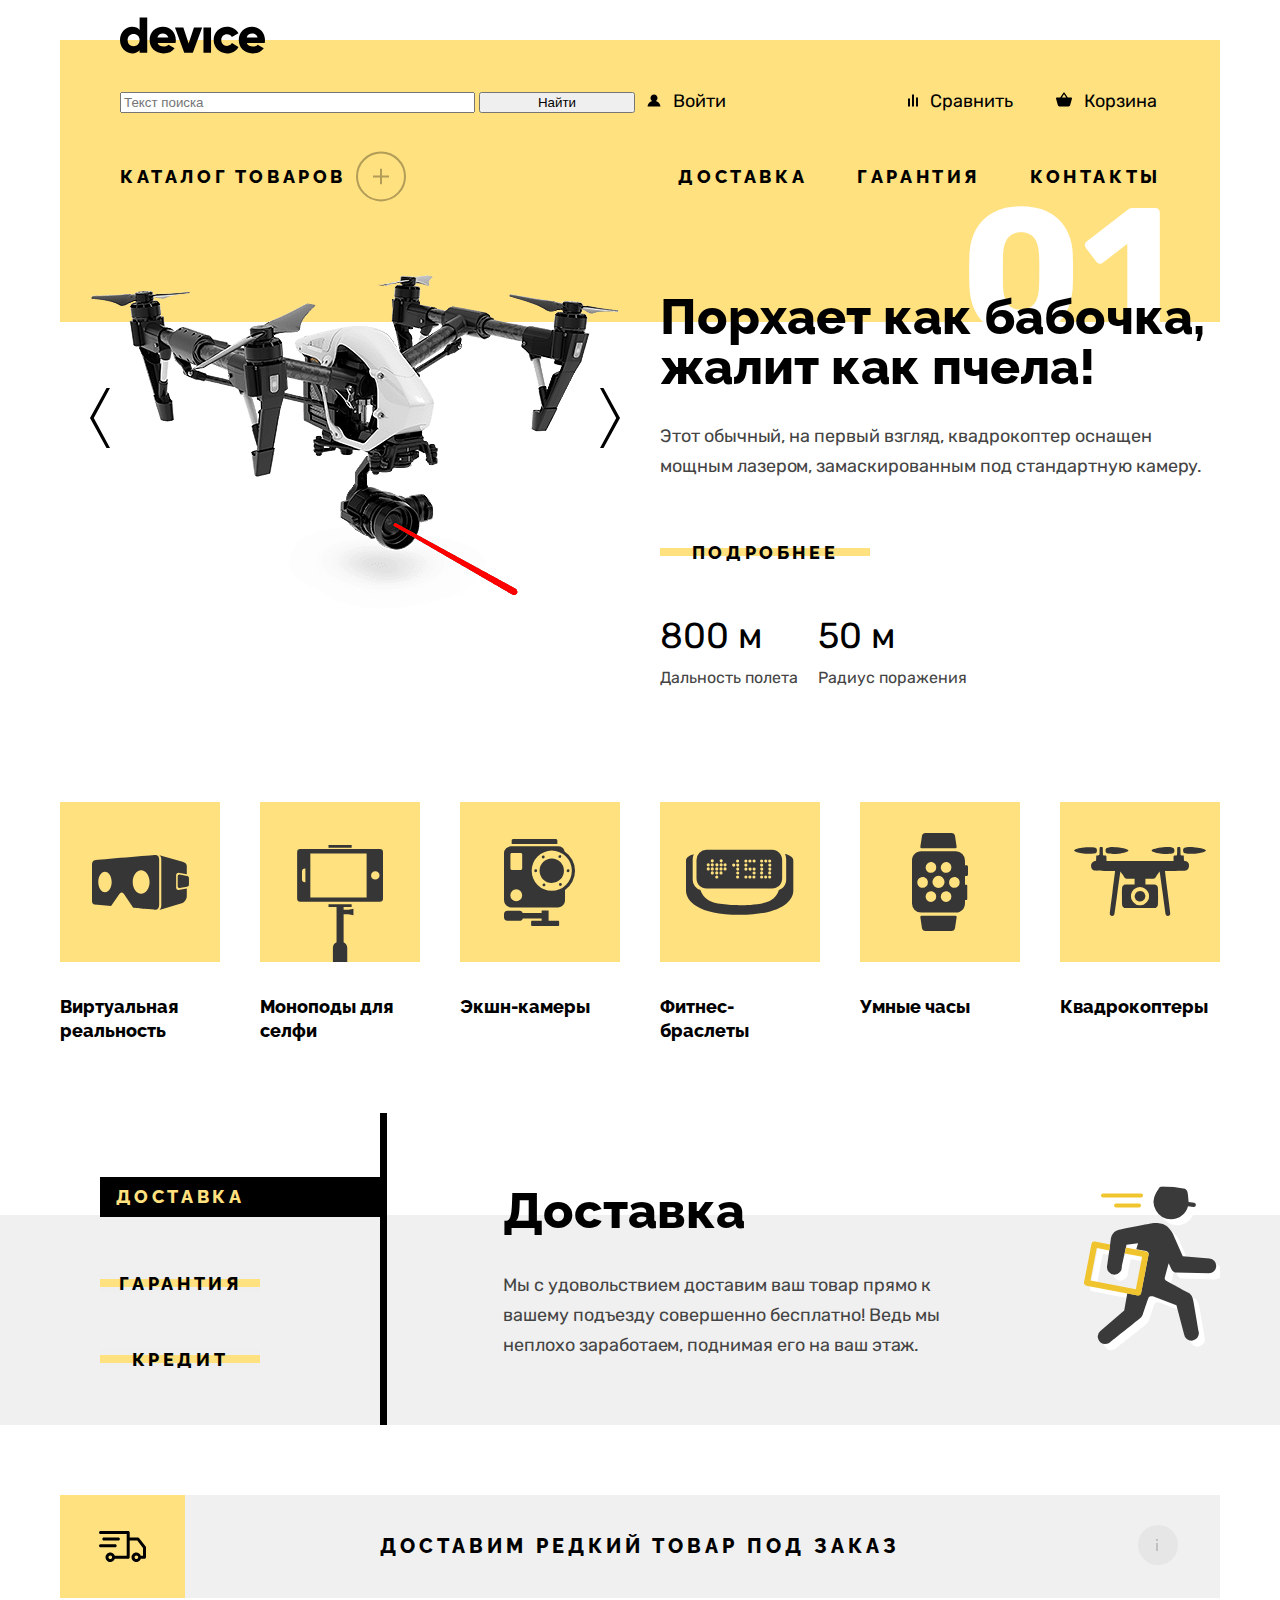
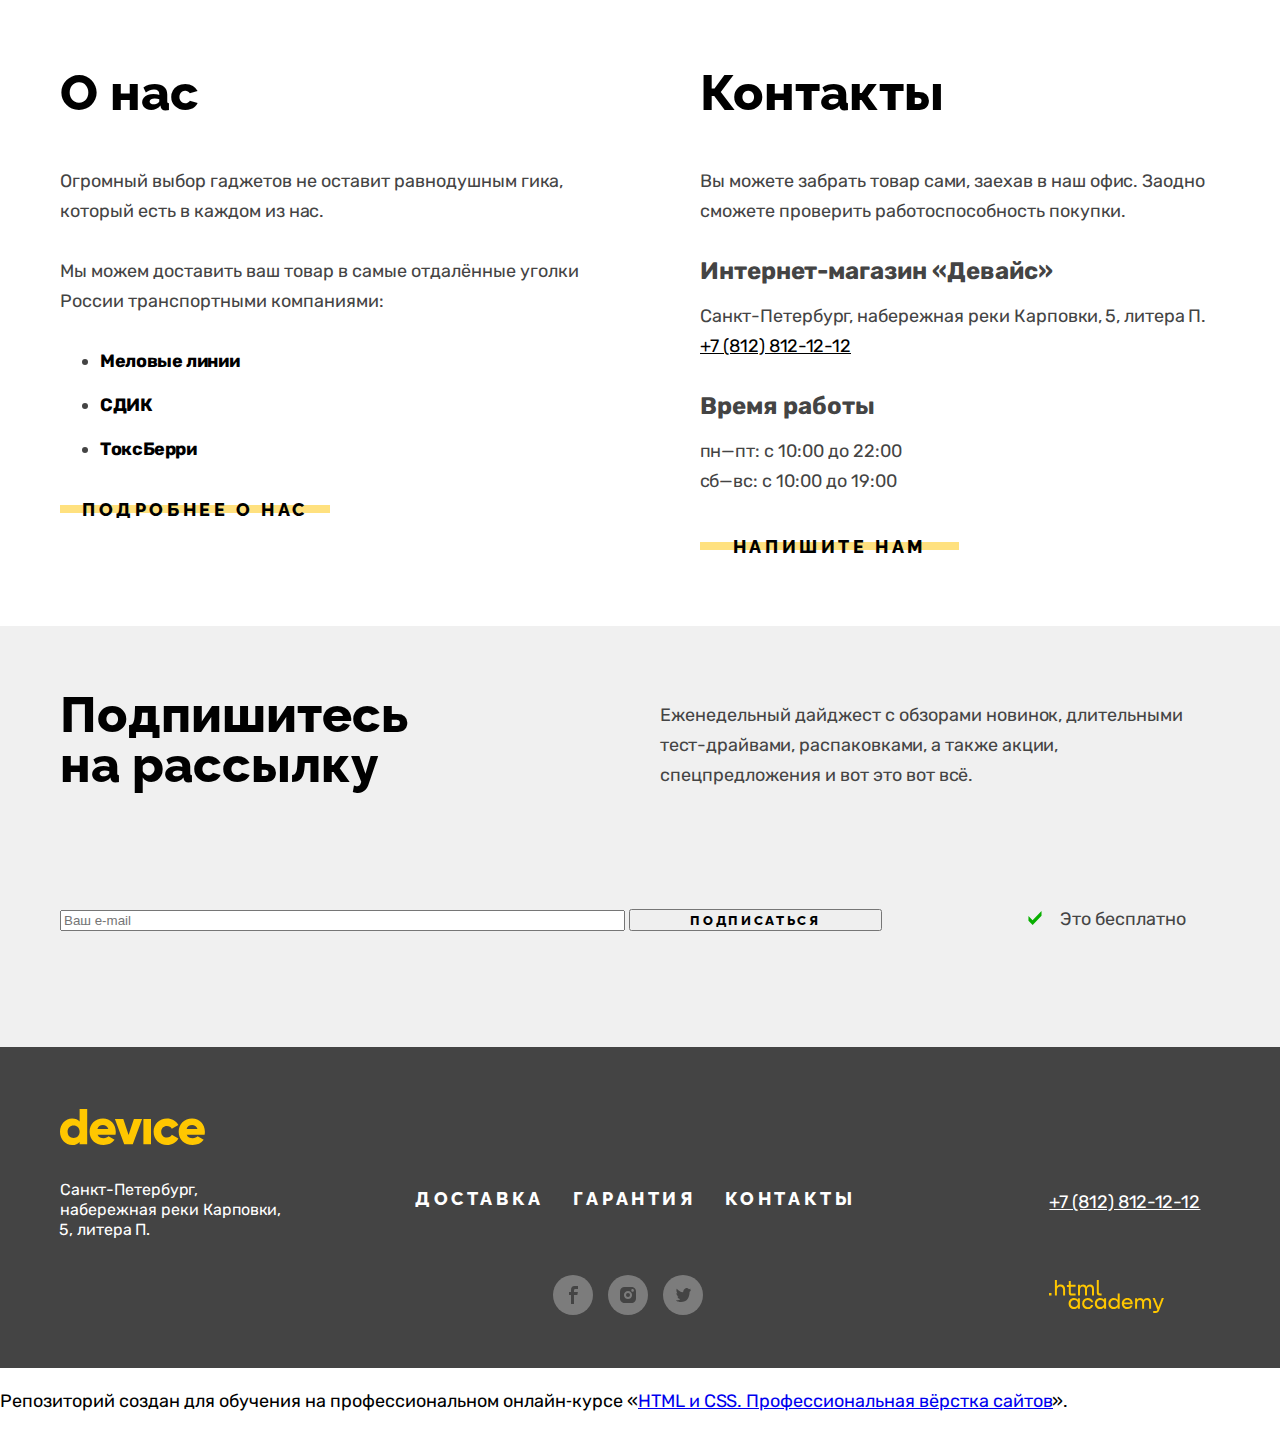
<file: 7/index.html>
<!DOCTYPE html>
<html lang="ru">
  <head>
    <meta charset="utf-8">
    <title>HTML Academy: Девайс</title>
    <link rel="stylesheet" href="styles/styles.css">
    <base href="https://htmlacademy-htmlcss.github.io/1903071-device-33/7/">
</head>
  <body>
    <header class="page-header">
      <a class="page-logo-link" href="index.html">
        <img src="images/logo.svg" class="page-logo" alt="логотип сайта">
      </a>
      <nav class="navigation">
        <form class="navigation-search" action="https://echo.htmlacademy.ru/" method="get">
          <input class="search" type="search" name="search" placeholder="Текст поиска" size="359">
          <input class="navigation-search-button" type="button" name="find" value="Найти">
        </form>
        <ul class="navigation-user navigation-list">
          <li class="navigation-user-item">
            <a class="navigation-user-link" href="#">
              <svg  class="navigation-user-image" aria-hidden="true" focusable="false" width="14" height="13" fill="none" xmlns="http://www.w3.org/2000/svg">
                <path d="M.5 12.39h13c-.2-2.6-2.1-4.8-4.7-5.5 1-.6 1.7-1.7 1.7-3 0-1.9-1.6-3.5-3.5-3.5s-3.5 1.6-3.5 3.5c0 1.3.7 2.4 1.7 3-2.6.7-4.5 2.9-4.7 5.5Z" fill="#000"/>
              </svg>
              Войти
            </a>
          </li>
          <li class="navigation-user-item">
            <a class="navigation-user-link" href="#">
              <svg class="navigation-user-image" aria-hidden="true" focusable="false" width="10" height="13" fill="none" xmlns="http://www.w3.org/2000/svg">
                <path d="M6 .39H4v12h2v-12Zm-4 4H0v8h2v-8Zm8-1H8v9h2v-9Z" fill="#000"/>
              </svg>
              Сравнить
            </a>
          </li>
          <li class="navigation-user-item">
            <a class="navigation-user-link" href="#">
              <svg class="navigation-user-image" aria-hidden="true" focusable="false" width="16" height="15" fill="none" xmlns="http://www.w3.org/2000/svg">
                <path d="m15.3 5.39-3.5.2L8.6.69c-.1-.2-.4-.3-.6-.3-.2 0-.5.1-.6.3l-3.2 4.9H.7c-.4 0-.7.3-.7.7v.2l1.9 6.8c.2.7.7 1.1 1.4 1.1h9.4c.7 0 1.2-.4 1.4-1.1l1.9-6.9v-.2c0-.4-.3-.8-.7-.8ZM8 2.29l2.2 3.2H5.9L8 2.29Z" fill="#000"/>
              </svg>
              Корзина
            </a>
          </li>
        </ul>
        <ul class="navigation-list">
          <a href="catalog.html" class="catalog-button">
            Каталог товаров
            <svg class="catalog-button-image" aria-hidden="true" focusable="false" width="50" height="51" fill="none" xmlns="http://www.w3.org/2000/svg">
              <circle cx="25" cy="25.39" r="24" stroke="#000" stroke-width="2"/><g clip-path="url(#a)"><path d="M33 24.39h-7v-7h-2v7h-7v2h7v7h2v-7h7v-2Z" fill="#000"/></g><defs><clipPath id="a"><path fill="#fff" transform="translate(17 17.39)" d="M0 0h16v16H0z"/></clipPath></defs>
            </svg>
          </a>
          <li class="navigation-list-item">
            <a class="navigation-list-link" href="#">Доставка</a>
          </li>
          <li class="navigation-list-item">
            <a class="navigation-list-link" href="#">Гарантия</a>
          </li>
          <li class="navigation-list-item">
            <a class="navigation-list-link" href="#">Контакты</a>
          </li>
        </ul>
      </nav>
    </header>
    <main class="main-index main-container">
      <h1 class="visually-hidden">Интернет-магазин "Device"</h1>
      <section class="popular-products">
        <div class="popular-products-number-background">
        </div>
        <div class="slider">
          <h2 class="visually-hidden">Популярные товары</h2>
          <img class="slider-image" src="images/slider_1.png" alt="Квадрокоптер" width="560" height="560">
          <button class="slider-button slider-prev" type="button">
            <img class="slider-button-image" src="images/arrow_prev.svg">
            <span class="visually-hidden">Предыдущий товар</span>
          </button>
          <button class="slider-button slider-next" type="button">
            <img class="slider-button-image" src="images/arrow_next.svg">
            <span class="visually-hidden">Следующий товар</span>
          </button>
        </div>
        <div class="slider-description">
          <p class="main-title">Порхает как бабочка,
            жалит как пчела!</p>
          <p class="main-title-description">Этот обычный, на первый взгляд, квадрокоптер оснащен
            мощным лазером, замаскированным под стандартную камеру.</p>
          <a href="#" class="button button-description">
            Подробнее
          </a>
          <div class="specifications">
            <dl class="specifications-section">
              <dt class="specifications-title">Дальность полета</dt>
              <dd class="specifications-description">800 м</dd>
            </dl>
            <dl class="specifications-section">
              <dt class="specifications-title">Радиус поражения</dt>
              <dd class="specifications-description">50 м</dd>
            </dl >
          </div>
        </div>
      </section>
      <section class="products">
        <h2 class="visually-hidden">Категории товаров</h2>
        <ul class="products-list">
          <li class="products-category">
            <a href="#" class="products-category-link">
              <span class="products-category-image-wrapper">
                <img class="products-category-image" src="images/virtual_reality.svg">
              </span>
              <span class="products-category-name">Виртуальная реальность</span>
            </a>
          </li>
          <li class="products-category monopods">
            <a href="catalog-monopods.html" class="products-category-link">
              <span class="products-category-image-wrapper">
                <img class="products-category-image" src="images/monopods.svg">
              </span>
              <span class="products-category-name">Моноподы для селфи</span>
            </a>
          </li>
          <li class="products-category">
            <a href="#" class="products-category-link">
              <span class="products-category-image-wrapper">
                <img class="products-category-image" src="images/cameras.svg">
              </span>
              <span class="products-category-name">Экшн-камеры</span>
            </a>
          </li>
          <li class="products-category">
            <a href="#" class="products-category-link">
              <span class="products-category-image-wrapper">
                <img class="products-category-image" src="images/fitness_bracelets.svg">
              </span>
              <span class="products-category-name">Фитнес-браслеты</span>
            </a>
          </li>
          <li class="products-category">
            <a href="#" class="products-category-link">
              <span class="products-category-image-wrapper">
                <img class="products-category-image" src="images/smart_watch.svg">
              </span>
              <span class="products-category-name">Умные часы</span>
            </a>
          </li>
          <li class="products-category">
            <a href="#" class="products-category-link">
              <span class="products-category-image-wrapper">
                <img class="products-category-image" src="images/quadrocopters.svg">
              </span>
              <span class="products-category-name">Квадрокоптеры</span>
            </a>
          </li>
        </ul>
      </section>
      <section class="services">
        <div class="white-background"></div>
        <div class="services-wrapper">
          <h2 class="visually-hidden">Услуги</h2>
          <ul class="services-list">
            <li class="services-item">
              <button class="button services-button services-button-current" type="button">Доставка</button>
            </li>
            <li class="services-item">
              <button class="button services-button" type="button">Гарантия</button>
            </li>
            <li class="services-item">
              <button class="button services-button" type="button">Кредит</button>
            </li>
          </ul>
          <div class="services-item-description">
            <h3 class="services-item-title">Доставка</h3>
            <p class="services-item-description-text">Мы с удовольствием доставим ваш товар прямо
              к вашему подъезду совершенно бесплатно! Ведь
              мы неплохо заработаем, поднимая его на ваш этаж.
            </p>
          </div>
        </div>
      </section>
      <div class="rare-product-order">
        <span class="rare-product-order-wrapper">
          <svg class="rare-product-order-image" aria-hidden="true" focusable="false" width="47" height="31" fill="none" xmlns="http://www.w3.org/2000/svg">
            <path d="m46.7 15.4-6.5-8.2c-.3-.4-.7-.6-1.2-.6h-8.3V1.5C30.7.7 30 0 29.2 0H1.5C.7 0 0 .7 0 1.5S.7 3 1.5 3h26.2v21.7H15.8c-.6-1.9-2.4-3.3-4.5-3.3-2.6 0-4.8 2.2-4.8 4.8 0 2.6 2.2 4.8 4.8 4.8 2.1 0 3.9-1.4 4.5-3.3h13.4c.8 0 1.5-.7 1.5-1.5V9.6h7.6l5.7 7.3v7.9h-2.2c-.6-1.9-2.4-3.3-4.5-3.3-2.6 0-4.8 2.2-4.8 4.8 0 2.6 2.1 4.8 4.8 4.8 2.1 0 3.9-1.4 4.5-3.3h3.7c.8 0 1.5-.7 1.5-1.5v-9.9c0-.4-.1-.7-.3-1ZM11.3 28c-1 0-1.8-.8-1.8-1.8s.8-1.8 1.8-1.8 1.8.8 1.8 1.8-.9 1.8-1.8 1.8Zm26.1 0c-1 0-1.8-.8-1.8-1.8s.8-1.8 1.8-1.8 1.8.8 1.8 1.8-.9 1.8-1.8 1.8Z" fill="#000"/><path d="M19.4 9.6c.8 0 1.5-.7 1.5-1.5s-.7-1.5-1.5-1.5H4.8c-.8 0-1.5.7-1.5 1.5S4 9.6 4.8 9.6h14.6Zm-1.7 5.1c0-.8-.7-1.5-1.5-1.5H1.5c-.8 0-1.5.7-1.5 1.5s.7 1.5 1.5 1.5h14.7c.8 0 1.5-.7 1.5-1.5Z" fill="#000"/>
          </svg>
        </span>
        <p class="rare-product-order-title">Доставим редкий товар под заказ</p>
        <svg class="rare-product-order-i" aria-hidden="true" focusable="false" width="2" height="12" viewBox="0 0 2 12" fill="none" xmlns="http://www.w3.org/2000/svg"><g fill="#000">
          <path d="M2 0H0v2h2V0ZM2 4H0v8h2V4Z"/></g>
        </svg>
      </div>
      <div class="index-columns">
      <section class="about-us">
        <h2 class="about-us-title">О нас</h2>
        <p class="about-us-description">Огромный выбор гаджетов не оставит равнодушным
          гика, который есть в каждом из нас.</p>
        <p class="about-us-description">Мы можем доставить ваш товар в самые отдалённые
          уголки России транспортными компаниями:</p>
        <ul class="delivery-companys-list">
          <li class="delivery-companys-item">
            <a href="#" class="delivery-companys-link">Меловые линии</a>
          </li>
          <li class="delivery-companys-item">
            <a href="#" class="delivery-companys-link">СДИК</a>
          </li>
          <li class="delivery-companys-item">
            <a href="#" class="delivery-companys-link">ТоксБерри</a>
          </li>
        </ul>
        <a href="#" class="button button-about-us">Подробнее о нас</a>
      </section>
      <section class="contacts">
        <h2 class="contacts-title">Контакты</h2>
        <p class="contacts-deccription">Вы можете забрать товар сами, заехав в наш офис.
          Заодно сможете проверить работоспособность покупки.</p>
        <h3 class="contacts-subtitle">Интернет-магазин «Девайс»</h3>
        <address class="contacts-address">
          <p class="contacts-address-text">Санкт-Петербург, набережная реки Карповки, 5, литера П.</p>
          <a class="contacts-phone" href="tel:+78128121212">+7 (812) 812-12-12</a>
        </address>
        <h3 class="contacts-subtitle">Время работы</h3>
        <p class="contacts-schedule">пн—пт: с 10:00 до 22:00</p>
        <p class="contacts-schedule">сб—вс: с 10:00 до 19:00</p>
        <a href="#" class="button button-feedback">Напишите нам</a>
      </section>
      </div>
      <section class="mailing-list">
        <div class="mailing-list-wrapper">
          <h2 class="mailing-list-title">Подпишитесь на рассылку</h2>
          <p class="mailing-list-description">Еженедельный дайджест с обзорами новинок,
            длительными тест-драйвами, распаковками, а также акции,
            спецпредложения и вот это вот всё.</p>
          <form class="mailing-list-form" action="https://echo.htmlacademy.ru/" method="post">
            <input class="mailing-list-input" type="email" name="email" placeholder="Ваш e-mail">
            <input class="subscribe" type="submit" name="subscribe" value="Подписаться">
          </form>
          <p class="mailing-list-description-second">Это бесплатно</p>
        </div>
      </section>
    </main>
    <footer class="page-footer">
      <div class="page-footer-container">
        <div class="footer-address-and-logo">
          <a class="page-footer-logo-link" href="index.html">
            <img src="images/logo_footer.svg" class="page-footer-logo" alt="логотип сайта">
          </a>
          <h2 class="visually-hidden">Наш адрес</h2>
          <address class="footer-contacts-adress">
            <p class="footer-contacts-adress-text">Санкт-Петербург, набережная реки Карповки, 5, литера П.</p>
         </address>
        </div>
        <div class="footer-middle-column">
          <nav class="footer-navigation">
            <ul class="footer-navigation-list">
              <li class="footer-navigation-list-item">
                <a class="footer-navigation-list-link" href="#">Доставка</a>
              </li>
              <li class="footer-navigation-list-item">
                <a class="footer-navigation-list-link" href="#">Гарантия</a>
              </li>
              <li class="footer-navigation-list-item">
                <a class="footer-navigation-list-link" href="#">Контакты</a>
              </li>
            </ul>
          </nav>
          <section class="footer-social">
            <h2 class="visually-hidden">Социальные сети</h2>
            <ul class="footer-social-list">
              <li class="footer-social-item">
                <a href="https://www.facebook.com/htmlacademy" class="social-button">
                  <svg class="social-button-image" aria-hidden="true" focusable="false" width="40" height="40" fill="none" xmlns="http://www.w3.org/2000/svg">
                    <circle cx="20" cy="20" r="20" fill="#fff" fill-opacity=".3"/><path d="M22.5 14H25v-3h-3.4c-2.8 0-3.6 1.7-3.6 4.2V17h-2v3h2v9h3v-9h3.3l.6-3H21v-1.5c0-.8.3-1.5 1.5-1.5Z" fill="#444"/>
                  </svg>
                  <span class="visually-hidden">Фейсбук</span>
                </a>
              </li>
              <li class="footer-social-item">
                <a href="https://www.instagram.com/htmlacademy/" class="social-button">
                  <svg class="social-button-image" aria-hidden="true" focusable="false" width="40" height="40" fill="none" xmlns="http://www.w3.org/2000/svg">
                    <circle cx="20" cy="20" r="20" fill="#fff" fill-opacity=".3"/><path d="M20 22a2 2 0 1 0 0-4 2 2 0 0 0 0 4Z" fill="#444"/><path d="M26.7 13.3c-.9-.9-2-1.3-3.4-1.3h-6.6c-2.8 0-4.7 1.9-4.7 4.7v6.6c0 1.4.4 2.6 1.4 3.4.9.9 2 1.3 3.3 1.3h6.6c1.4 0 2.6-.4 3.4-1.3.8-.9 1.3-2 1.3-3.4v-6.6c0-1.4-.4-2.6-1.3-3.4ZM20 24.1c-2.2 0-4.1-1.8-4.1-4.1s1.9-4.1 4.1-4.1c2.2 0 4.1 1.8 4.1 4.1s-1.9 4.1-4.1 4.1Zm4.6-7.4c-.7 0-1.3-.5-1.3-1.3s.5-1.3 1.3-1.3c.7 0 1.3.6 1.3 1.3 0 .7-.6 1.3-1.3 1.3Z" fill="#444"/>
                  </svg>
                  <span class="visually-hidden">Инстаграм</span>
                </a>
              </li>
              <li class="footer-social-item">
                <a href="https://www.twitter.com/htmlacademy_ru" class="social-button">
                  <svg class="social-button-image" aria-hidden="true" focusable="false" width="40" height="40" fill="none" xmlns="http://www.w3.org/2000/svg">
                    <circle cx="20" cy="20" r="20" fill="#fff" fill-opacity=".3"/><path d="M22.7 13.16c1.5-.5 2.6.3 3.2 1.1.5-.2 1.1-.4 1.7-.6 0 .8-.5 1.4-.8 1.6.7.2 1.2-.4 1.2-.4-.1.9-.9 1.7-1.4 1.9-.2 6.3-2.8 10.4-8.9 10.3h-.4c-.3 0-3.7-.4-4.3-1.8 2 .2 3.4-.4 4.1-1.1-.8-.3-2.4-.4-2.6-2.8.3.2.5.3 1.1.2-1.1-.8-2.3-1.5-2.2-3.5.3.3.9.5 1.2.4-.6-.2-1.8-3.1-.8-4.6 1.6 1.7 3.3 3.4 6.3 3.5.2-2.1 1-3.5 2.6-4.2Z" fill="#444"/>
                  </svg>
                  <span class="visually-hidden">Твиттер</span>
                </a>
              </li>
            </ul>
          </section>
        </div>
        <div class="footer-phone-and-logo">
          <h2 class="visually-hidden">Контактный телефон</h2>
          <address class="footer-contacts-phone">
            <a class="footer-contacts-phone-link" href="tel:+78128121212">+7 (812) 812-12-12</a>
          </address>
          <a class="htmlacademy-logo-link" href="https://htmlacademy.ru/">
            <svg class="htmlacademy-logo" alt="логотип htmlacademy" aria-hidden="true" focusable="false" width="115" height="33" fill="none" xmlns="http://www.w3.org/2000/svg">
              <path d="M0 12.9v2.6h2.5v-2.6H0Zm11.6-8.4c-1.6 0-2.8.7-3.6 1.7h-.1V0h-2v15.5h2v-5.3c0-2.1 1.3-3.6 3.3-3.6 1.8 0 2.9 1.4 2.9 3.2v5.7h2V9.4c.1-3-1.8-4.9-4.5-4.9Zm15 .3h-4.8V1.1h-2v3.8h-1.9v2h1.9v6c0 1.7 1 2.7 2.7 2.7h4.1v-2h-3.7c-.7 0-1.1-.4-1.1-1.1V6.8h4.8v-2Zm14.5-.2c-1.6 0-2.9.8-3.5 2.1h-.1c-.6-1.2-1.8-2.1-3.4-2.1-1.4 0-2.5.8-3.1 1.8h-.1V4.8H29v10.6h2V10c0-2 1-3.5 2.6-3.5 1.5 0 2.4 1 2.4 2.6v6.3h2V9.8c0-2.4 1.4-3.3 2.6-3.3 1.5 0 2.4 1 2.4 2.6v6.3h2V8.9c.1-2.5-1.4-4.3-3.9-4.3Zm6.7 8.1c0 1.7 1 2.7 2.8 2.7h2v-2h-1.7c-.7 0-1.1-.4-1.1-1.1V0h-2v12.7Zm-18.9 7c-.9-1.1-2.2-1.8-3.9-1.8-3.1 0-5.4 2.3-5.4 5.6s2.3 5.6 5.4 5.6c1.8 0 3-.8 3.8-1.9h.1v1.6h2V18.2h-2v1.5Zm-3.6 7.4c-2.2 0-3.6-1.6-3.6-3.6s1.4-3.6 3.6-3.6 3.6 1.6 3.6 3.6c0 1.9-1.4 3.6-3.6 3.6ZM44.2 22c-.5-2.4-2.6-4.1-5.4-4.1a5.4 5.4 0 0 0-5.6 5.6c0 3.1 2.2 5.6 5.6 5.6 2.8 0 4.9-1.8 5.4-4.2h-2.1a3.4 3.4 0 0 1-3.3 2.3c-2.2 0-3.6-1.6-3.6-3.6s1.4-3.6 3.6-3.6c1.6 0 2.8 1 3.3 2.2h2.1V22Zm10.9-2.3c-.9-1.1-2.2-1.8-3.9-1.8-3.1 0-5.4 2.3-5.4 5.6s2.3 5.6 5.4 5.6c1.8 0 3-.8 3.8-1.9h.1v1.6h2V18.2h-2v1.5Zm-3.6 7.4c-2.2 0-3.6-1.6-3.6-3.6s1.4-3.6 3.6-3.6 3.6 1.6 3.6 3.6c0 1.9-1.5 3.6-3.6 3.6Zm17.2-7.3c-.9-1.1-2.2-1.9-3.9-1.9-3.1 0-5.4 2.3-5.4 5.6s2.2 5.6 5.4 5.6c1.7 0 3-.8 3.8-1.8h.1v1.5h2V13.4h-2v6.4Zm-3.6 7.3c-2.2 0-3.6-1.6-3.6-3.6s1.4-3.6 3.6-3.6 3.6 1.6 3.6 3.6c-.1 2-1.5 3.6-3.6 3.6Zm13.2-9.2c-3.3 0-5.5 2.5-5.5 5.6 0 3 2.1 5.6 5.5 5.6 2.5 0 4.5-1.3 5.2-3.6h-2.1c-.5 1-1.6 1.6-3 1.6-1.9 0-3.3-1.3-3.4-2.9h8.8c.2-3.6-2-6.3-5.5-6.3Zm0 1.9c1.7 0 3 1 3.3 2.6h-6.5c.3-1.5 1.5-2.6 3.2-2.6Zm19.9-1.9c-1.6 0-2.9.8-3.6 2h-.1c-.6-1.2-1.8-2-3.4-2-1.4 0-2.5.7-3.1 1.8v-1.5h-1.9v10.6h2v-5.4c0-2 1-3.4 2.6-3.5 1.5 0 2.4 1 2.4 2.6v6.3h2v-5.6c0-2.4 1.4-3.3 2.6-3.3 1.5 0 2.4 1 2.4 2.6v6.3h2v-6.5c.1-2.6-1.4-4.4-3.9-4.4Zm11.2 9.1-3.6-8.9h-2.2l4.8 11.6c-.3.9-.7 1.2-1.7 1.2h-2.5v2h2.5c1.8 0 2.8-.8 3.5-2.6l4.7-12.2h-2.1l-3.4 8.9Z"/>
            </svg>
          </a>
        </div>
      </div>
    </footer>
    <p>Репозиторий создан для обучения на профессиональном онлайн‑курсе «<a href="https://htmlacademy.ru/intensive/htmlcss">HTML и CSS. Профессиональная вёрстка сайтов</a>».</p>
  </body>
</html>
</file>
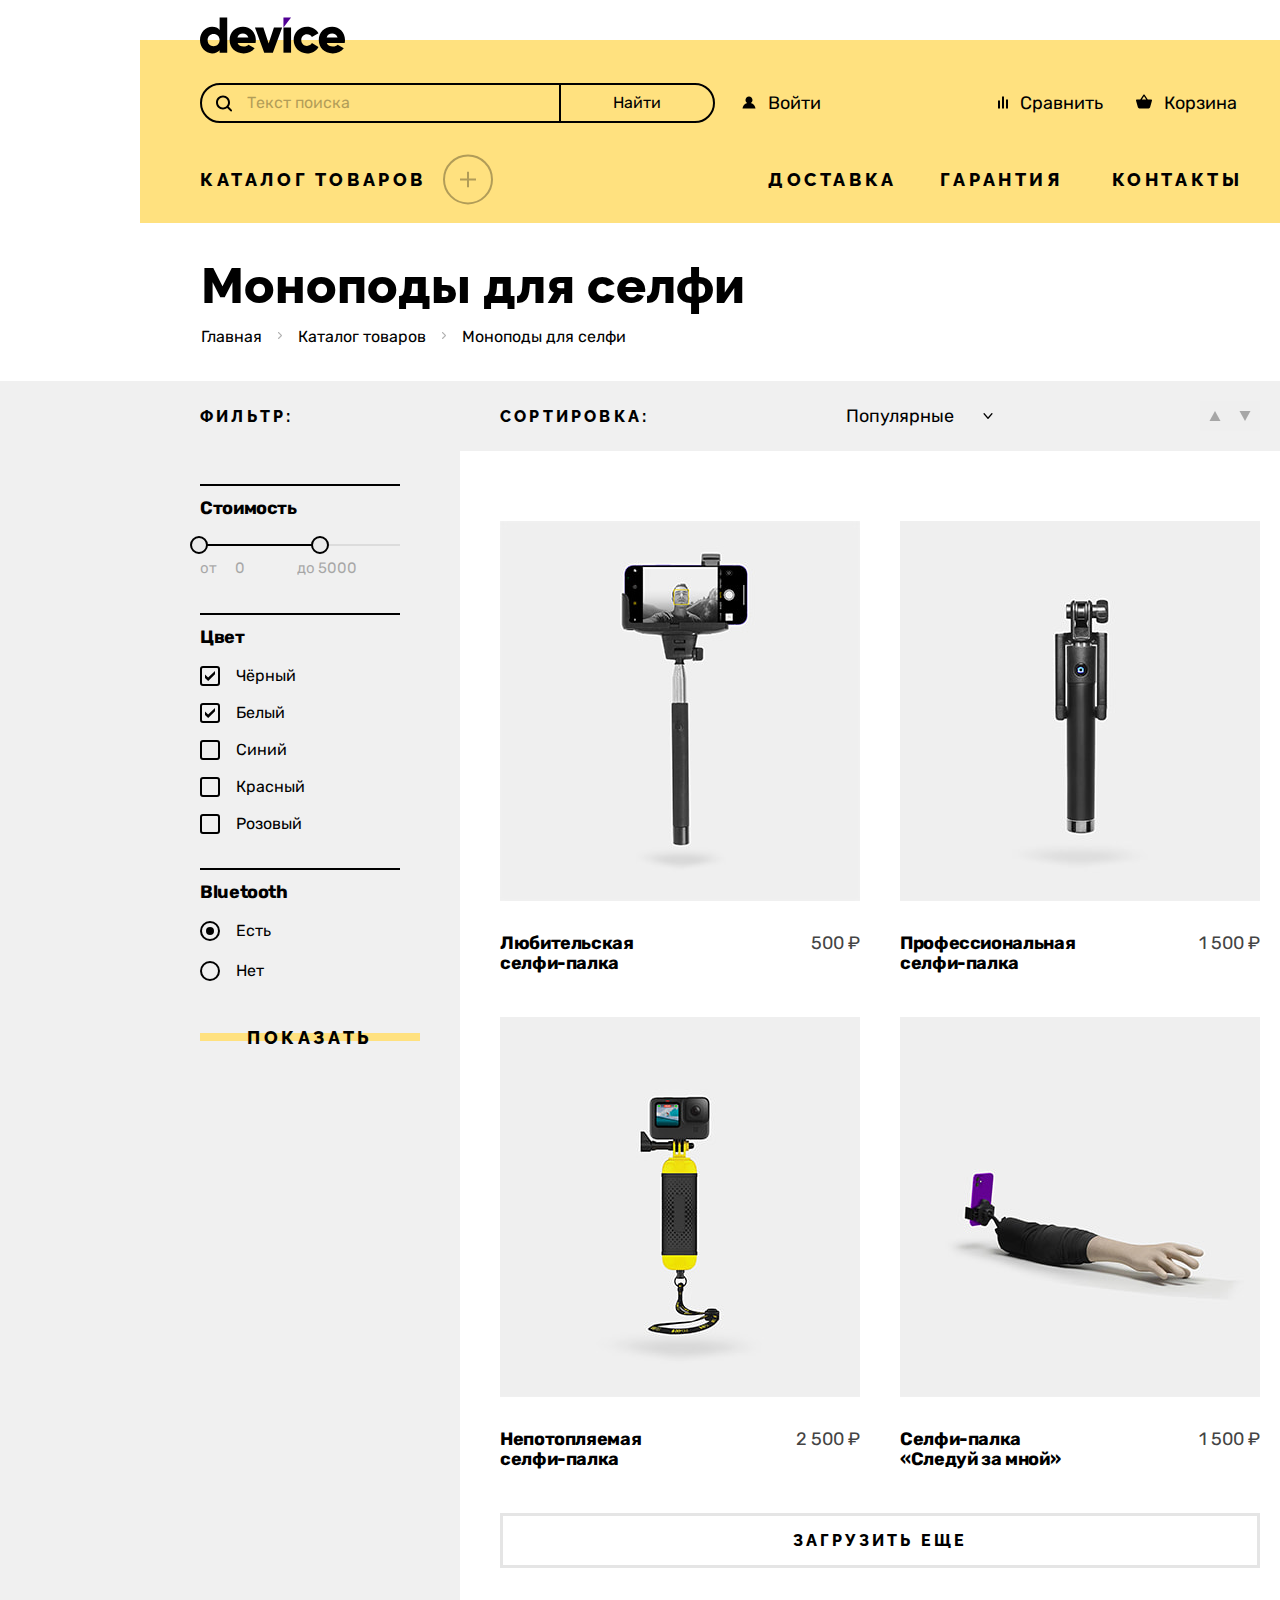
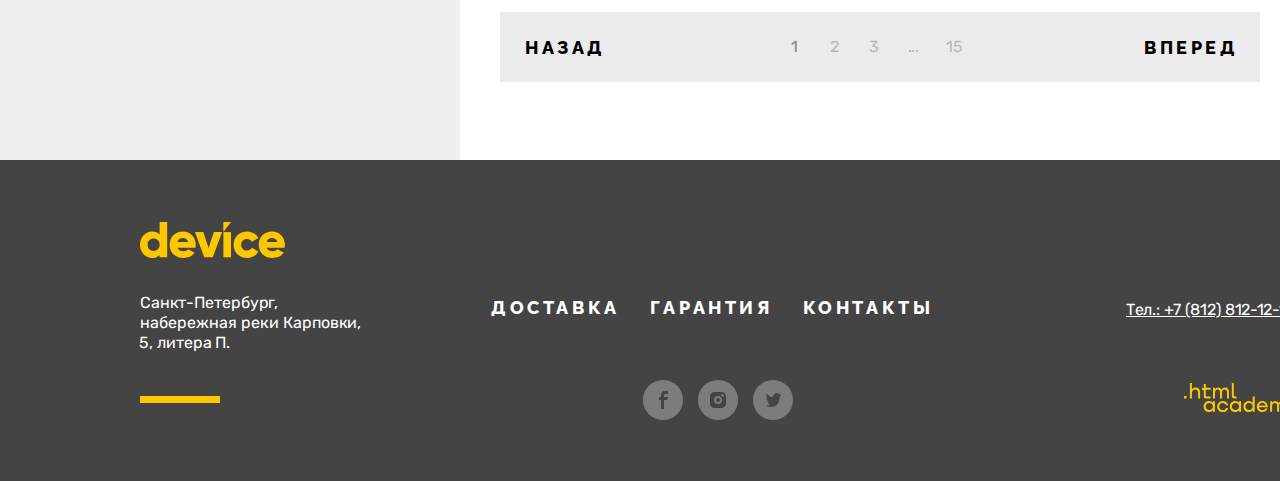
<file: catalog-monopods.html>
<!DOCTYPE html>
<html lang="ru">
  <head>
    <meta charset="utf-8">
    <title>Моноподы для селфи</title>
    <link rel="stylesheet" href="styles/styles.css">
    <link rel="icon" href="favicon.ico">
    <link rel="icon" type="image/png" sizes="32x32" href="images/favicon_32.png">
  </head>
  <body>
    <header class="page-header">
      <a class="page-logo-link" href="index.html">
        <img src="images/logo.svg" class="page-logo" alt="логотип сайта.">
      </a>
      <nav class="navigation">
        <form class="navigation-search" action="https://echo.htmlacademy.ru/" method="get">
          <input class="search" type="search" name="search" placeholder="Текст поиска" size="359">
          <svg class="search-image" aria-hidden="true" focusable="false" width="16" height="17" fill="none" xmlns="http://www.w3.org/2000/svg">
            <path d="m15.7 14.69-3.1-3.1c.9-1.2 1.4-2.6 1.4-4.2 0-3.9-3.1-7-7-7s-7 3.1-7 7 3.1 7 7 7c1.6 0 3-.5 4.2-1.4l3.1 3.1c.2.2.4.3.7.3.6 0 1-.4 1-1 0-.2-.1-.5-.3-.7ZM2 7.39c0-2.8 2.2-5 5-5s5 2.2 5 5-2.2 5-5 5-5-2.2-5-5Z" fill="#000"/>
          </svg>
          <input class="navigation-search-button" type="button" name="find" value="Найти">
        </form>
        <ul class="navigation-user navigation-list">
          <li class="navigation-user-item">
            <a class="navigation-user-link log-in" href="#">
              <svg  class="navigation-user-image" aria-hidden="true" focusable="false" width="14" height="13" fill="none" xmlns="http://www.w3.org/2000/svg">
                <path d="M.5 12.39h13c-.2-2.6-2.1-4.8-4.7-5.5 1-.6 1.7-1.7 1.7-3 0-1.9-1.6-3.5-3.5-3.5s-3.5 1.6-3.5 3.5c0 1.3.7 2.4 1.7 3-2.6.7-4.5 2.9-4.7 5.5Z" fill="#000"/>
              </svg>
              Войти
            </a>
          </li>
          <li class="navigation-user-item">
            <a class="navigation-user-link log-out" href="#">
              Выйти
            </a>
          </li>
          <li class="navigation-user-item">
            <a class="navigation-user-link" href="#">
              <svg class="navigation-user-image" aria-hidden="true" focusable="false" width="10" height="13" fill="none" xmlns="http://www.w3.org/2000/svg">
                <path d="M6 .39H4v12h2v-12Zm-4 4H0v8h2v-8Zm8-1H8v9h2v-9Z" fill="#000"/>
              </svg>
              Сравнить
            </a>
          </li>
          <li class="navigation-user-item">
            <a class="navigation-user-link" href="#">
              <span class="cart-number"></span>
              <svg class="navigation-user-image" aria-hidden="true" focusable="false" width="16" height="15" fill="none" xmlns="http://www.w3.org/2000/svg">
                <path d="m15.3 5.39-3.5.2L8.6.69c-.1-.2-.4-.3-.6-.3-.2 0-.5.1-.6.3l-3.2 4.9H.7c-.4 0-.7.3-.7.7v.2l1.9 6.8c.2.7.7 1.1 1.4 1.1h9.4c.7 0 1.2-.4 1.4-1.1l1.9-6.9v-.2c0-.4-.3-.8-.7-.8ZM8 2.29l2.2 3.2H5.9L8 2.29Z" fill="#000"/>
              </svg>
              Корзина
            </a>
            <div class="popover popover-cart">
              <div class="popover-content">
                <ul class="cart-items-list">
                  <li class="cart-item">
                    <a class="cart-item-link">
                      <img class="cart-item-image" src="images/product_1.jpg" alt="Любительская селфи-палка" width="39" height="43">
                      <p class="cart-item-title">Любительская селфи-палка</p>
                    </a>
                    <button type="button" class="cart-item-button">
                      <svg width="10" height="11" viewBox="0 0 10 11" fill="none" xmlns="http://www.w3.org/2000/svg">
                        <path d="M10 1.69 9.1.78 5 4.87.9.77 0 1.7l4.1 4.09L0 9.87l.9.9L5 6.7l4.1 4.09.9-.91-4.1-4.1L10 1.7Z" fill="#fff"/>
                      </svg>
                    </button>
                  </li>
                  <li class="cart-item">
                    <a class="cart-item-link">
                      <img class="cart-item-image" src="images/product_2.jpg" alt="Профессиональная селфи-палка" width="39" height="43">
                      <p class="cart-item-title">Профессиональная селфи-палка</p>
                    </a>
                    <button type="button" class="cart-item-button">
                      <svg width="10" height="11" viewBox="0 0 10 11" fill="none" xmlns="http://www.w3.org/2000/svg">
                        <path d="M10 1.69 9.1.78 5 4.87.9.77 0 1.7l4.1 4.09L0 9.87l.9.9L5 6.7l4.1 4.09.9-.91-4.1-4.1L10 1.7Z" fill="#fff"/>
                      </svg>
                    </button>
                  </li>
                </ul>
                <div class="popover-total">
                  <span class="popover-total-item popover-number">Товаров: 2</span>
                  <span class="popover-total-item popover-price">Сумма: 2000 ₽</span>
                </div>
                <a class="popover-cart-button" href="#">Открыть корзину</a>
              </div>
            </div>
          </li>
        </ul>
        <ul class="navigation-list">
          <li class="navigation-list-item">
            <a href="#" class="catalog-button">
              Каталог товаров
              <svg class="catalog-button-image" aria-hidden="true" focusable="false" width="50" height="51" fill="none" xmlns="http://www.w3.org/2000/svg">
                <circle cx="25" cy="25.39" r="24" stroke="#000" stroke-width="2"/><g clip-path="url(#a)"><path d="M33 24.39h-7v-7h-2v7h-7v2h7v7h2v-7h7v-2Z" fill="#000"/></g><defs><clipPath id="a"><path fill="#fff" transform="translate(17 17.39)" d="M0 0h16v16H0z"/></clipPath></defs>
              </svg>
              <svg class="catalog-button-image visually-hidden" aria-hidden="true" focusable="false" width="50" height="51" viewBox="0 0 50 51" fill="none" xmlns="http://www.w3.org/2000/svg">
                <path d="M49 25.78a24 24 0 1 1-48 0 24 24 0 0 1 48 0Z" stroke="#000" stroke-width="2"/><path d="M33 24.78H17v2h16v-2Z" fill="#000"/>
              </svg>
            </a>
              <div class="subcatalog visually-hidden">
                <ul class="subcatalog-category subcatalog-category-first">
                  <li class="subcatalog-item">
                    <a class="subcatalog-link" href="#">Виртуальная реальность</a>
                  </li>
                  <li class="subcatalog-item">
                    <a class="subcatalog-link" href="catalog-monopods.html">Моноподы для селфи</a>
                  </li>
                  <li class="subcatalog-item">
                    <a class="subcatalog-link" href="#">Экшн-камеры</a>
                  </li>
                </ul>
                <ul class="subcatalog-category subcatalog-category-second">
                  <li class="subcatalog-item">
                    <a class="subcatalog-link " href="#">Фитнес-браслеты</a>
                  </li>
                  <li class="subcatalog-item">
                    <a class="subcatalog-link" href="#">Умные часы</a>
                  </li>
                </ul>
                <ul class="subcatalog-category subcatalog-category-third">
                  <li class="subcatalog-item">
                    <a class="subcatalog-link" href="#">Квадрокоптеры</a>
                  </li>
                </ul>
              </div>
          </li>
          <li class="navigation-list-item navigation-list-item-delivery">
             <a class="navigation-list-link" href="#">Доставка</a>
          </li>
          <li class="navigation-list-item navigation-list-item-warranty">
             <a class="navigation-list-link" href="#">Гарантия</a>
           </li>
          <li class="navigation-list-item navigation-list-item-contacts">
            <a class="navigation-list-link" href="#">Контакты</a>
           </li>
        </ul>
      </nav>
    </header>
    <main class="main-inner main-container">
        <header class="inner-header">
            <h1 class="main-inner-title">Моноподы для селфи</h1>
            <ul class="breadcrumbs">
              <li class="breadcrumbs-item">
                <a class="breadcrumbs-link" href="index.html">Главная</a>
              </li>
              <li class="breadcrumbs-item">
                <a class="breadcrumbs-link" href="catalog.html">Каталог товаров</a>
              </li>
              <li class="breadcrumbs-item">
                <a class="breadcrumbs-link">Моноподы для селфи</a>
              </li>
            </ul>
        </header>
        <section class="catalog-monopods-products">
          <div class="catalog-monopods-products-wrapper">
            <div class="catalog-monopods-filter">
              <h2 class="catalog-monopods-title">Фильтр:</h2>
              <form class="monopods-filter" action="https://echo.htmlacademy.ru/" method="get">
                <fieldset class="monopods-filter-group">
                  <legend class="monopods-filter-title">Стоимость</legend>
                  <div class="range">
                    <div class="range-scale">
                      <div class="range-bar" style="left: 0; width: 119px">
                        <button class="range-toggle toggle-min">
                          <span class="visually-hidden">Изменить минимальную цену.</span>
                        </button>
                        <button class="range-toggle toggle-max">
                          <span class="visually-hidden">Изменить максимальную цену.</span>
                        </button>
                      </div>
                      <div class="range-wrapper-inputs">
                        <label class="catalog-filter-label">
                          от <input class="range-input" type="number" value="0" name="min-price">
                        </label>
                        <label class="catalog-filter-label">
                          до <input class="range-input" type="number" value="5000" name="max-price">
                        </label>
                      </div>
                    </div>
                  </div>
                </fieldset>
                <fieldset class="monopods-filter-group filter-color">
                  <legend class="monopods-filter-title monopods-filter-title-color">Цвет</legend>
                  <ul class="monopods-filter-list">
                    <li class="monopods-filter-item">
                      <label class="control">
                        <input class="control-input visually-hidden" type="checkbox" name="black" checked>
                        <span class="control-mark"></span>
                        <span class="control-label">Чёрный</span>
                      </label>
                    </li>
                    <li class="monopods-filter-item">
                      <label class="control">
                        <input class="control-input visually-hidden" type="checkbox" name="white" checked>
                        <span class="control-mark"></span>
                        <span class="control-label">Белый</span>
                      </label>
                    </li>
                    <li class="monopods-filter-item">
                      <label class="control">
                        <input class="control-input visually-hidden" type="checkbox" name="blue">
                        <span class="control-mark"></span>
                        <span class="control-label">Синий</span>
                      </label>
                    </li>
                    <li class="monopods-filter-item">
                      <label class="control">
                        <input class="control-input visually-hidden" type="checkbox" name="red">
                        <span class="control-mark"></span>
                        <span class="control-label">Красный</span>
                      </label>
                    </li>
                    <li class="monopods-filter-item">
                      <label class="control">
                        <input class="control-input visually-hidden" type="checkbox" name="pink">
                        <span class="control-mark"></span>
                        <span class="control-label">Розовый</span>
                      </label>
                    </li>
                  </ul>
                </fieldset>
                <fieldset class="monopods-filter-group filter-bluetooth">
                  <legend class="monopods-filter-title monopods-filter-title-bluetooth">Bluetooth</legend>
                  <ul class="monopods-filter-list">
                    <li class="monopods-filter-item filter-bluetooth-item">
                      <label class="control">
                        <input class="control-input visually-hidden" type="radio" name="availability" value="yes" checked>
                        <span class="control-mark"></span>
                        <span class="control-label">Есть</span>
                      </label>
                    </li>
                    <li class="monopods-filter-item filter-bluetooth-item">
                      <label class="control">
                        <input class="control-input visually-hidden" type="radio" name="availability" value="no">
                        <span class="control-mark"></span>
                        <span class="control-label">Нет</span>
                      </label>
                    </li>
                  </ul>
                </fieldset>
                <button class="button filter-button" type="submit">Показать</button>
              </form>
            </div>
            <div class="monopods-right-column">
              <div class="sorting-container">
                <h2 class="sorting-container-title">Сортировка:</h2>
                <select class="select-control">
                  <option value="popular">Популярные</option>
                </select>
                <button class="sorting-button" type="button" name="triangle-up">
                  <svg class="sorting-button-image" aria-hidden="true" focusable="false" role="img" aria-label="сортировать по-возрастанию." width="12" height="10" fill="none" xmlns="http://www.w3.org/2000/svg">
                    <path d="m6 0 5.5 10H.5" fill="#000"/>
                  </svg>
                </button>
                <button class="sorting-button" type="button" name="triangle-down">
                  <svg class="sorting-button-image" aria-hidden="true" focusable="false" role="img" aria-label="сортировать по-убыванию." width="12" height="10" fill="none" xmlns="http://www.w3.org/2000/svg">
                    <path d="M6 10 .5 0h11" fill="#000"/>
                  </svg>
                </button>
              </div>
              <ul class="product-card-list">
                <li class="product-card">
                  <div class="product-card-image-wrapper">
                    <img class="product-card-image" src="images/product_1.jpg" alt="Любительская селфи-палка." width="360" height="380">
                    <a href="#" class="product-card-button">Подробнее</a>
                    <span class="grey-back"></span>
                  </div>
                  <div class="product-card-content">
                    <a class="product-card-link" href="#">
                      <h3 class="product-card-title">Любительская селфи-палка</h3>
                    </a>
                    <span class="product-card-price">500 ₽</span>
                  </div>
                </li>
                <li class="product-card">
                  <div class="product-card-image-wrapper">
                    <img class="product-card-image" src="images/product_2.jpg" alt="Профессиональная селфи-палка." width="360" height="380">
                    <a href="#" class="product-card-button">Подробнее</a>
                    <span class="grey-back"></span>
                  </div>
                  <div class="product-card-content">
                    <a class="product-card-link" href="#">
                      <h3 class="product-card-title">Профессиональная селфи-палка</h3>
                    </a>
                    <span class="product-card-price">1 500 ₽</span>
                  </div>
                </li>
                <li class="product-card">
                  <div class="product-card-image-wrapper">
                    <img class="product-card-image" src="images/product_3.jpg" alt="Непотопляемая селфи-палка." width="360" height="380">
                    <a href="#" class="product-card-button">Подробнее</a>
                    <span class="grey-back"></span>
                  </div>
                  <div class="product-card-content">
                    <a class="product-card-link" href="#">
                      <h3 class="product-card-title">Непотопляемая селфи-палка</h3>
                    </a>
                    <span class="product-card-price">2 500 ₽</span>
                  </div>
                </li>
                <li class="product-card">
                  <div class="product-card-image-wrapper">
                    <img class="product-card-image" src="images/product_4.jpg" alt="Селфи-палка «Следуй за мной»." width="360" height="380">
                    <a href="#" class="product-card-button">Подробнее</a>
                    <span class="grey-back"></span>
                  </div>
                  <div class="product-card-content">
                    <a class="product-card-link" href="#">
                      <h3 class="product-card-title">Селфи-палка «Следуй за мной»</h3>
                    </a>
                    <span class="product-card-price">1 500 ₽</span>
                  </div>
                </li>
              </ul>
              <button class="button-show-more" type="button">Загрузить еще</button>
              <ul class="pagination">
                <li class="pagination-item pagination-item-prev">
                  <a class="pagination-link pagination-link-prev pagination-disabled" href="#">Назад</a>
                </li>
                <li class="pagination-item">
                  <a class="pagination-link pagination-link-current" href="#">1</a>
                </li>
                <li class="pagination-item">
                  <a class="pagination-link" href="#">2</a>
                </li>
                <li class="pagination-item">
                  <a class="pagination-link" href="#">3</a>
                </li>
                <li class="pagination-item">
                  <a class="pagination-link pagination-link-disabled" href="#">...</a>
                </li>
                <li class="pagination-item visually-hidden">
                  <a class="pagination-link" href="#">4</a>
                </li>
                <li class="pagination-item visually-hidden">
                  <a class="pagination-link" href="#">5</a>
                </li>
                <li class="pagination-item visually-hidden">
                  <a class="pagination-link" href="#">6</a>
                </li>
                <li class="pagination-item visually-hidden">
                  <a class="pagination-link" href="#">7</a>
                </li>
                <li class="pagination-item visually-hidden">
                  <a class="pagination-link" href="#">8</a>
                </li>
                <li class="pagination-item visually-hidden">
                  <a class="pagination-link" href="#">9</a>
                </li>
                <li class="pagination-item visually-hidden">
                  <a class="pagination-link" href="#">10</a>
                </li>
                <li class="pagination-item visually-hidden">
                  <a class="pagination-link" href="#">11</a>
                </li>
                <li class="pagination-item visually-hidden">
                  <a class="pagination-link" href="#">12</a>
                </li>
                <li class="pagination-item visually-hidden">
                  <a class="pagination-link" href="#">13</a>
                </li>
                <li class="pagination-item visually-hidden">
                  <a class="pagination-link" href="#">14</a>
                </li>
                <li class="pagination-item">
                  <a class="pagination-link" href="#">15</a>
                </li>
                <li class="pagination-item pagination-item-next">
                  <a class="pagination-link pagination-link-next" href="#">Вперед</a>
                </li>
              </ul>
            </div>
          </div>
        </section>
    </main>
    <footer class="page-footer">
      <div class="page-footer-container">
        <div class="footer-address-and-logo">
          <a class="page-footer-logo-link" href="index.html">
            <img src="images/logo_footer.svg" class="page-footer-logo" alt="логотип сайта.">
          </a>
          <h2 class="visually-hidden">Наш адрес</h2>
          <address class="footer-contacts-adress">
            <p class="footer-contacts-adress-text">Санкт-Петербург, набережная реки Карповки, 5, литера П.</p>
         </address>
        </div>
        <div class="footer-middle-column">
          <nav class="footer-navigation">
            <ul class="footer-navigation-list">
              <li class="footer-navigation-list-item">
                <a class="footer-navigation-list-link" href="#">Доставка</a>
              </li>
              <li class="footer-navigation-list-item">
                <a class="footer-navigation-list-link" href="#">Гарантия</a>
              </li>
              <li class="footer-navigation-list-item">
                <a class="footer-navigation-list-link" href="#">Контакты</a>
              </li>
            </ul>
          </nav>
          <section class="footer-social">
            <h2 class="visually-hidden">Социальные сети</h2>
            <ul class="footer-social-list">
              <li class="footer-social-item">
                <a href="https://www.facebook.com/htmlacademy" class="social-button">
                  <svg class="social-button-image" aria-hidden="true" focusable="false" role="img" aria-label="facebook." width="40" height="40" fill="none" xmlns="http://www.w3.org/2000/svg">
                    <circle cx="20" cy="20" r="20" fill="#fff" fill-opacity=".3"/><path d="M22.5 14H25v-3h-3.4c-2.8 0-3.6 1.7-3.6 4.2V17h-2v3h2v9h3v-9h3.3l.6-3H21v-1.5c0-.8.3-1.5 1.5-1.5Z" fill="#444"/>
                  </svg>
                  <span class="visually-hidden">Фейсбук</span>
                </a>
              </li>
              <li class="footer-social-item">
                <a href="https://www.instagram.com/htmlacademy/" class="social-button">
                  <svg class="social-button-image" aria-hidden="true" focusable="false" role="img" aria-label="instagram." width="40" height="40" fill="none" xmlns="http://www.w3.org/2000/svg">
                    <circle cx="20" cy="20" r="20" fill="#fff" fill-opacity=".3"/><path d="M20 22a2 2 0 1 0 0-4 2 2 0 0 0 0 4Z" fill="#444"/><path d="M26.7 13.3c-.9-.9-2-1.3-3.4-1.3h-6.6c-2.8 0-4.7 1.9-4.7 4.7v6.6c0 1.4.4 2.6 1.4 3.4.9.9 2 1.3 3.3 1.3h6.6c1.4 0 2.6-.4 3.4-1.3.8-.9 1.3-2 1.3-3.4v-6.6c0-1.4-.4-2.6-1.3-3.4ZM20 24.1c-2.2 0-4.1-1.8-4.1-4.1s1.9-4.1 4.1-4.1c2.2 0 4.1 1.8 4.1 4.1s-1.9 4.1-4.1 4.1Zm4.6-7.4c-.7 0-1.3-.5-1.3-1.3s.5-1.3 1.3-1.3c.7 0 1.3.6 1.3 1.3 0 .7-.6 1.3-1.3 1.3Z" fill="#444"/>
                  </svg>
                  <span class="visually-hidden">Инстаграм</span>
                </a>
              </li>
              <li class="footer-social-item">
                <a href="https://www.twitter.com/htmlacademy_ru" class="social-button">
                  <svg class="social-button-image" aria-hidden="true" focusable="false" role="img" aria-label="twitter." width="40" height="40" fill="none" xmlns="http://www.w3.org/2000/svg">
                    <circle cx="20" cy="20" r="20" fill="#fff" fill-opacity=".3"/><path d="M22.7 13.16c1.5-.5 2.6.3 3.2 1.1.5-.2 1.1-.4 1.7-.6 0 .8-.5 1.4-.8 1.6.7.2 1.2-.4 1.2-.4-.1.9-.9 1.7-1.4 1.9-.2 6.3-2.8 10.4-8.9 10.3h-.4c-.3 0-3.7-.4-4.3-1.8 2 .2 3.4-.4 4.1-1.1-.8-.3-2.4-.4-2.6-2.8.3.2.5.3 1.1.2-1.1-.8-2.3-1.5-2.2-3.5.3.3.9.5 1.2.4-.6-.2-1.8-3.1-.8-4.6 1.6 1.7 3.3 3.4 6.3 3.5.2-2.1 1-3.5 2.6-4.2Z" fill="#444"/>
                  </svg>
                  <span class="visually-hidden">Твиттер</span>
                </a>
              </li>
            </ul>
          </section>
        </div>
        <div class="footer-phone-and-logo">
          <h2 class="visually-hidden">Контактный телефон</h2>
          <address class="footer-contacts-phone">
            <a class="footer-contacts-phone-link" href="tel:+78128121212">Тел.: +7 (812) 812-12-12</a>
          </address>
          <a class="htmlacademy-logo-link" href="https://htmlacademy.ru/">
            <svg class="htmlacademy-logo" aria-hidden="true" focusable="false" role="img" aria-label="логотип HTML-Academy." width="115" height="33" fill="none" xmlns="http://www.w3.org/2000/svg">
              <path d="M0 12.9v2.6h2.5v-2.6H0Zm11.6-8.4c-1.6 0-2.8.7-3.6 1.7h-.1V0h-2v15.5h2v-5.3c0-2.1 1.3-3.6 3.3-3.6 1.8 0 2.9 1.4 2.9 3.2v5.7h2V9.4c.1-3-1.8-4.9-4.5-4.9Zm15 .3h-4.8V1.1h-2v3.8h-1.9v2h1.9v6c0 1.7 1 2.7 2.7 2.7h4.1v-2h-3.7c-.7 0-1.1-.4-1.1-1.1V6.8h4.8v-2Zm14.5-.2c-1.6 0-2.9.8-3.5 2.1h-.1c-.6-1.2-1.8-2.1-3.4-2.1-1.4 0-2.5.8-3.1 1.8h-.1V4.8H29v10.6h2V10c0-2 1-3.5 2.6-3.5 1.5 0 2.4 1 2.4 2.6v6.3h2V9.8c0-2.4 1.4-3.3 2.6-3.3 1.5 0 2.4 1 2.4 2.6v6.3h2V8.9c.1-2.5-1.4-4.3-3.9-4.3Zm6.7 8.1c0 1.7 1 2.7 2.8 2.7h2v-2h-1.7c-.7 0-1.1-.4-1.1-1.1V0h-2v12.7Zm-18.9 7c-.9-1.1-2.2-1.8-3.9-1.8-3.1 0-5.4 2.3-5.4 5.6s2.3 5.6 5.4 5.6c1.8 0 3-.8 3.8-1.9h.1v1.6h2V18.2h-2v1.5Zm-3.6 7.4c-2.2 0-3.6-1.6-3.6-3.6s1.4-3.6 3.6-3.6 3.6 1.6 3.6 3.6c0 1.9-1.4 3.6-3.6 3.6ZM44.2 22c-.5-2.4-2.6-4.1-5.4-4.1a5.4 5.4 0 0 0-5.6 5.6c0 3.1 2.2 5.6 5.6 5.6 2.8 0 4.9-1.8 5.4-4.2h-2.1a3.4 3.4 0 0 1-3.3 2.3c-2.2 0-3.6-1.6-3.6-3.6s1.4-3.6 3.6-3.6c1.6 0 2.8 1 3.3 2.2h2.1V22Zm10.9-2.3c-.9-1.1-2.2-1.8-3.9-1.8-3.1 0-5.4 2.3-5.4 5.6s2.3 5.6 5.4 5.6c1.8 0 3-.8 3.8-1.9h.1v1.6h2V18.2h-2v1.5Zm-3.6 7.4c-2.2 0-3.6-1.6-3.6-3.6s1.4-3.6 3.6-3.6 3.6 1.6 3.6 3.6c0 1.9-1.5 3.6-3.6 3.6Zm17.2-7.3c-.9-1.1-2.2-1.9-3.9-1.9-3.1 0-5.4 2.3-5.4 5.6s2.2 5.6 5.4 5.6c1.7 0 3-.8 3.8-1.8h.1v1.5h2V13.4h-2v6.4Zm-3.6 7.3c-2.2 0-3.6-1.6-3.6-3.6s1.4-3.6 3.6-3.6 3.6 1.6 3.6 3.6c-.1 2-1.5 3.6-3.6 3.6Zm13.2-9.2c-3.3 0-5.5 2.5-5.5 5.6 0 3 2.1 5.6 5.5 5.6 2.5 0 4.5-1.3 5.2-3.6h-2.1c-.5 1-1.6 1.6-3 1.6-1.9 0-3.3-1.3-3.4-2.9h8.8c.2-3.6-2-6.3-5.5-6.3Zm0 1.9c1.7 0 3 1 3.3 2.6h-6.5c.3-1.5 1.5-2.6 3.2-2.6Zm19.9-1.9c-1.6 0-2.9.8-3.6 2h-.1c-.6-1.2-1.8-2-3.4-2-1.4 0-2.5.7-3.1 1.8v-1.5h-1.9v10.6h2v-5.4c0-2 1-3.4 2.6-3.5 1.5 0 2.4 1 2.4 2.6v6.3h2v-5.6c0-2.4 1.4-3.3 2.6-3.3 1.5 0 2.4 1 2.4 2.6v6.3h2v-6.5c.1-2.6-1.4-4.4-3.9-4.4Zm11.2 9.1-3.6-8.9h-2.2l4.8 11.6c-.3.9-.7 1.2-1.7 1.2h-2.5v2h2.5c1.8 0 2.8-.8 3.5-2.6l4.7-12.2h-2.1l-3.4 8.9Z"/>
            </svg>
          </a>
        </div>
      </div>
    </footer>
  </body>
</file>
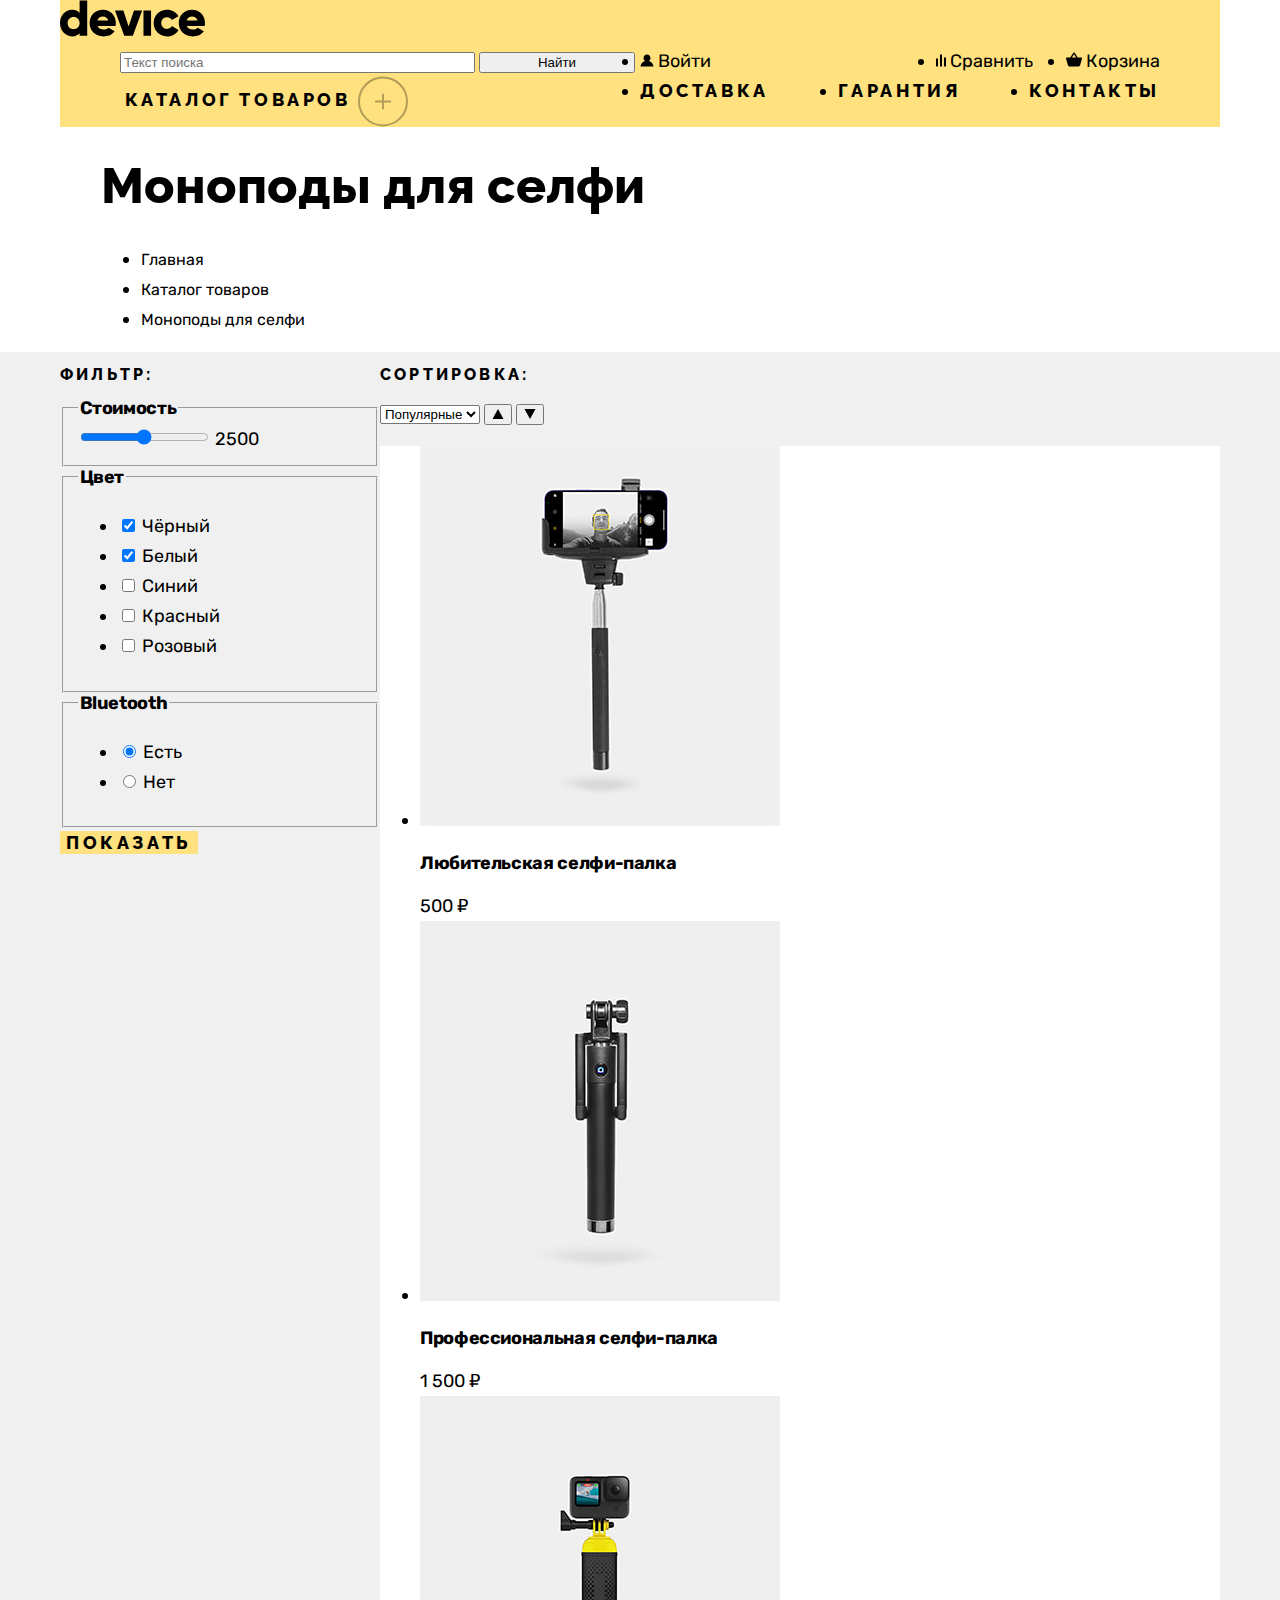
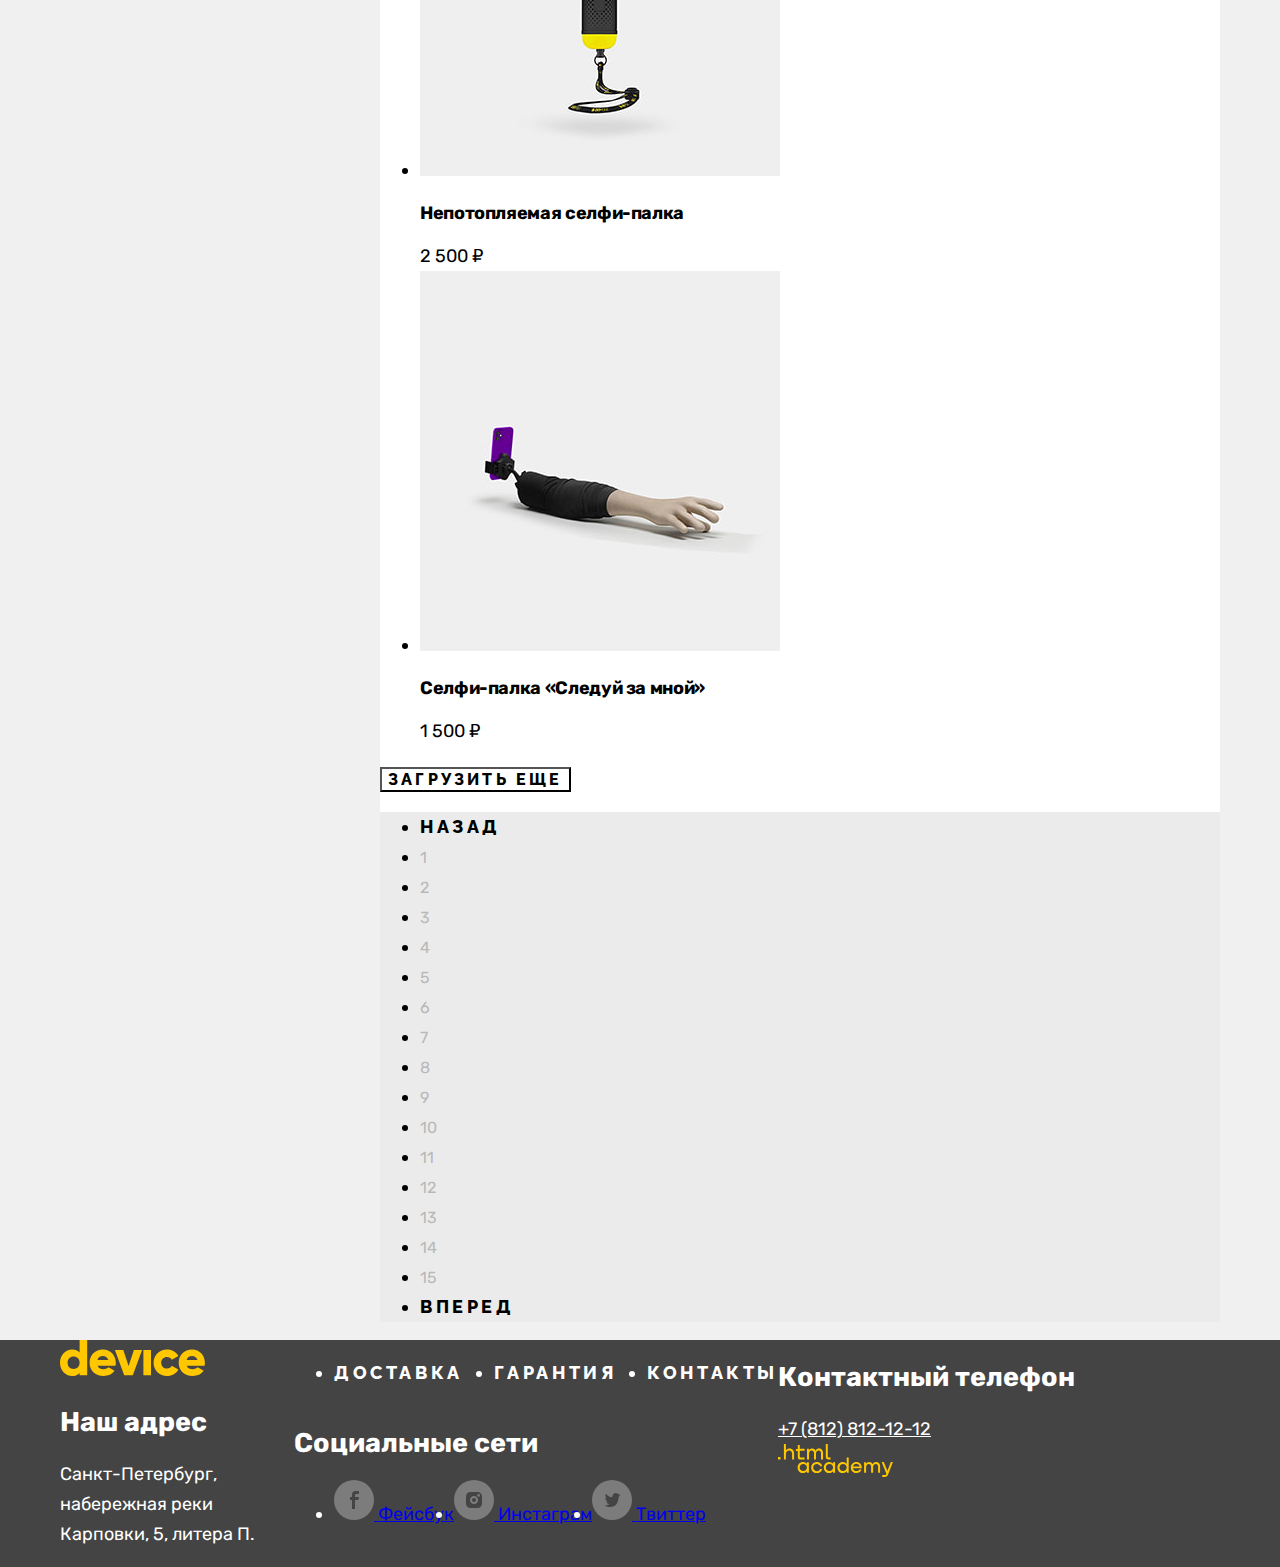
<file: 4/catalog-monopods.html>
<!DOCTYPE html>
<html lang="ru">
  <head>
    <meta charset="utf-8">
    <title>Моноподы для селфи</title>
    <link rel="stylesheet" href="styles/styles.css">
    <base href="https://htmlacademy-htmlcss.github.io/1903071-device-33/4/">
</head>
  <body>
    <header class="page-header">
      <a class="page-logo-link" href="index.html">
        <img src="images/logo.svg" class="page-logo" alt="логотип сайта">
      </a>
      <nav class="navigation">
        <form class="navigation-search" action="https://echo.htmlacademy.ru/" method="get">
          <input class="search" type="search" name="search" placeholder="Текст поиска" size="359">
          <input class="navigation-search-button" type="button" name="find" value="Найти">
        </form>
        <ul class="navigation-user navigation-list">
          <li class="navigation-user-item">
            <a class="navigation-user-link" href="#">
              <img class="navigation-user-image" src="images/login.svg">
              Войти
            </a>
          </li>
          <li class="navigation-user-item">
            <a class="navigation-user-link" href="#">
              <img class="navigation-user-image" src="images/compare.svg">
              Сравнить
            </a>
          </li>
          <li class="navigation-user-item">
            <a class="navigation-user-link" href="#">
              <img class="navigation-user-image" src="images/cart.svg">
              Корзина
            </a>
          </li>
        </ul>
        <a href="catalog.html" class="button catalog-button">
          Каталог товаров
          <img class="catalog-button-image" src="images/catalog_button.svg">
        </a>
        <ul class="navigation-list">
          <li class="navigation-list-item">
            <a class="navigation-list-link" href="#">Доставка</a>
          </li>
          <li class="navigation-list-item">
            <a class="navigation-list-link" href="#">Гарантия</a>
          </li>
          <li class="navigation-list-item">
            <a class="navigation-list-link" href="#">Контакты</a>
          </li>
        </ul>
      </nav>
    </header>
    <main class="main-inner main-container">
        <header class="inner-header">
            <h1 class="main-inner-title">Моноподы для селфи</h1>
            <ul class="breadcrumbs">
              <li class="breadcrumbs-item">
                <a class="breadcrumbs-link" href="index.html">Главная</a>
              </li>
              <li class="breadcrumbs-item">
                <a class="breadcrumbs-link" href="catalog.html">Каталог товаров</a>
              </li>
              <li class="breadcrumbs-item">
                <a class="breadcrumbs-link">Моноподы для селфи</a>
              </li>
            </ul>
        </header>
        <section class="catalog-monopods-products">
          <div class="catalog-monopods-products-wrapper">
            <div class="catalog-monopods-filter">
            <h2 class="catalog-monopods-title">Фильтр:</h2>
            <form class="monopods-filter" action="https://echo.htmlacademy.ru/" method="get" oninput="priceoutput.value=price.value">
              <fieldset class="monopods-filter-group">
                <legend class="monopods-filter-title">Стоимость</legend>
                <input type="range" name="price" min="0" max="5000" step="1">
                <output name="priceoutput">2500</output>
              </fieldset>
              <fieldset class="monopods-filter-group">
                <legend class="monopods-filter-title">Цвет</legend>
                <ul class="monopods-filter-list">
                  <li class="monopods-filter-item">
                    <label class="control">
                      <input class="control-input" type="checkbox" name="black" checked>
                      Чёрный
                    </label>
                  </li>
                  <li class="monopods-filter-item">
                    <label class="control">
                      <input class="control-input" type="checkbox" name="white" checked>
                      Белый
                    </label>
                  </li>
                  <li class="monopods-filter-item">
                    <label class="control">
                      <input class="control-input" type="checkbox" name="blue">
                      Синий
                    </label>
                  </li>
                  <li class="monopods-filter-item">
                    <label class="control">
                      <input class="control-input" type="checkbox" name="red">
                      Красный
                    </label>
                  </li>
                  <li class="monopods-filter-item">
                    <label class="control">
                      <input class="control-input" type="checkbox" name="pink">
                      Розовый
                    </label>
                  </li>
                </ul>
              </fieldset>
              <fieldset class="monopods-filter-group">
                <legend class="monopods-filter-title">Bluetooth</legend>
                <ul class="monopods-filter-list">
                  <li class="monopods-filter-item">
                    <label class="control">
                      <input type="radio" name="availability" value="yes" checked>
                      Есть
                    </label>
                  </li>
                  <li class="monopods-filter-item">
                    <label class="control">
                      <input type="radio" name="availability" value="no">
                      Нет
                    </label>
                  </li>
                </ul>
              </fieldset>
              <button class="filter-button" type="submit">Показать</button>
            </form>
            </div>
            <div class="monopods-right-column">
            <h2 class="catalog-monopods-title">Сортировка:</h2>
            <select class="select-control">
              <option value="popular">Популярные</option>
            </select>
            <button class="sorting-button" type="button" name="ascending">
              <img class="sorting-button-image" src="images/ascending.svg">
            </button>
            <button class="sorting-button" type="button" name="descending">
              <img class="sorting-button-image" src="images/descending.svg">
            </button>
            <div class="product-card-list-and-pagination">
              <ul class="product-card-list">
                <li class="product-card">
                  <a class="product-card-link" href="#">
                    <img class="product-card-image" src="images/product_1.jpg" alt="Любительская селфи-палка" width="360" height="380">
                    <h3 class="product-card-title">Любительская селфи-палка</h3>
                  </a>
                  <span class="product-card-price">500 ₽</span>
                </li>
                <li class="product-card">
                  <a class="product-card-link" href="#">
                    <img class="product-card-image" src="images/product_2.jpg" alt="Профессиональная селфи-палка" width="360" height="380">
                    <h3 class="product-card-title">Профессиональная селфи-палка</h3>
                  </a>
                  <span class="product-card-price">1 500 ₽</span>
                </li>
                <li class="product-card">
                  <a class="product-card-link" href="#">
                    <img class="product-card-image" src="images/product_3.jpg" alt="Непотопляемая селфи-палка" width="360" height="380">
                    <h3 class="product-card-title">Непотопляемая селфи-палка</h3>
                  </a>
                  <span class="product-card-price">2 500 ₽</span>
                </li>
                <li class="product-card">
                  <a class="product-card-link" href="#">
                    <img class="product-card-image" src="images/product_4.jpg" alt="Селфи-палка «Следуй за мной»" width="360" height="380">
                    <h3 class="product-card-title">Селфи-палка «Следуй за мной»</h3>
                  </a>
                  <span class="product-card-price">1 500 ₽</span>
                </li>
              </ul>
              <button class="button-show-more" type="button">Загрузить еще</button>
              <ul class="pagination">
                <li class="pagination-item">
                  <a class="pagination-link pagination-prev pagination-disabled" href="#">Назад</a>
                </li>
                <li class="pagination-item">
                  <a class="pagination-link" href="#">1</a>
                </li>
                <li class="pagination-item">
                  <a class="pagination-link" href="#">2</a>
                </li>
                <li class="pagination-item">
                  <a class="pagination-link" href="#">3</a>
                </li>
                <li class="pagination-item visually-hidden">
                  <a class="pagination-link" href="#">4</a>
                </li>
                <li class="pagination-item visually-hidden">
                  <a class="pagination-link" href="#">5</a>
                </li>
                <li class="pagination-item visually-hidden">
                  <a class="pagination-link" href="#">6</a>
                </li>
                <li class="pagination-item visually-hidden">
                  <a class="pagination-link" href="#">7</a>
                </li>
                <li class="pagination-item visually-hidden">
                  <a class="pagination-link" href="#">8</a>
                </li>
                <li class="pagination-item visually-hidden">
                  <a class="pagination-link" href="#">9</a>
                </li>
                <li class="pagination-item visually-hidden">
                  <a class="pagination-link" href="#">10</a>
                </li>
                <li class="pagination-item visually-hidden">
                  <a class="pagination-link" href="#">11</a>
                </li>
                <li class="pagination-item visually-hidden">
                  <a class="pagination-link" href="#">12</a>
                </li>
                <li class="pagination-item visually-hidden">
                  <a class="pagination-link" href="#">13</a>
                </li>
                <li class="pagination-item visually-hidden">
                  <a class="pagination-link" href="#">14</a>
                </li>
                <li class="pagination-item">
                  <a class="pagination-link" href="#">15</a>
                </li>
                <li class="pagination-item">
                  <a class="pagination-link pagination-next" href="#">Вперед</a>
                </li>
              </ul>
            </div>
            </div>
          </div>
        </section>
    </main>
    <footer class="page-footer">
      <div class="page-footer-container">
        <div class="footer-address-and-logo">
          <a class="page-footer-logo-link" href="index.html">
            <img src="images/logo_footer.svg" class="page-footer-logo" alt="логотип сайта">
          </a>
          <h2 class="visually-hidden">Наш адрес</h2>
          <address class="footer-contacts-adress">
            <p class="footer-contacts-adress-text">Санкт-Петербург, набережная реки Карповки, 5, литера П.</p>
         </address>
        </div>
        <div class="footer-middle-column">
          <nav class="footer-navigation">
            <ul class="footer-navigation-list">
              <li class="footer-navigation-list-item">
                <a class="footer-navigation-list-link">Доставка</a>
              </li>
              <li class="footer-navigation-list-item">
                <a class="footer-navigation-list-link">Гарантия</a>
              </li>
              <li class="footer-navigation-list-item">
                <a class="footer-navigation-list-link">Контакты</a>
              </li>
            </ul>
          </nav>
          <section class="footer-social">
            <h2 class="visually-hidden">Социальные сети</h2>
            <ul class="footer-social-list">
              <li class="footer-social-item">
                <a href="https://www.facebook.com/htmlacademy" class="button">
                  <img src="images/facebook_logo.svg">
                  <span class="visually-hidden">Фейсбук</span>
                </a>
              </li>
              <li class="footer-social-item">
                <a href="https://www.instagram.com/htmlacademy/" class="button">
                  <img src="images/instagram_logo.svg">
                  <span class="visually-hidden">Инстаграм</span>
                </a>
              </li>
              <li class="footer-social-item">
                <a href="https://www.twitter.com/htmlacademy_ru" class="button">
                  <img src="images/twitter_logo.svg">
                  <span class="visually-hidden">Твиттер</span>
                </a>
              </li>
            </ul>
          </section>
        </div>
        <div class="footer-phone-and-logo">
          <h2 class="visually-hidden">Контактный телефон</h2>
          <address class="footer-contacts-phone">
            <a class="footer-contacts-phone-link" href="tel:+78128121212">+7 (812) 812-12-12</a>
          </address>
          <a href="https://htmlacademy.ru/">
            <img src="images/html_academy_logo.svg" class="htmlacademy-logo" alt="логотип htmlacademy">
          </a>
        </div>
      </div>
    </footer>
  </body>
</file>
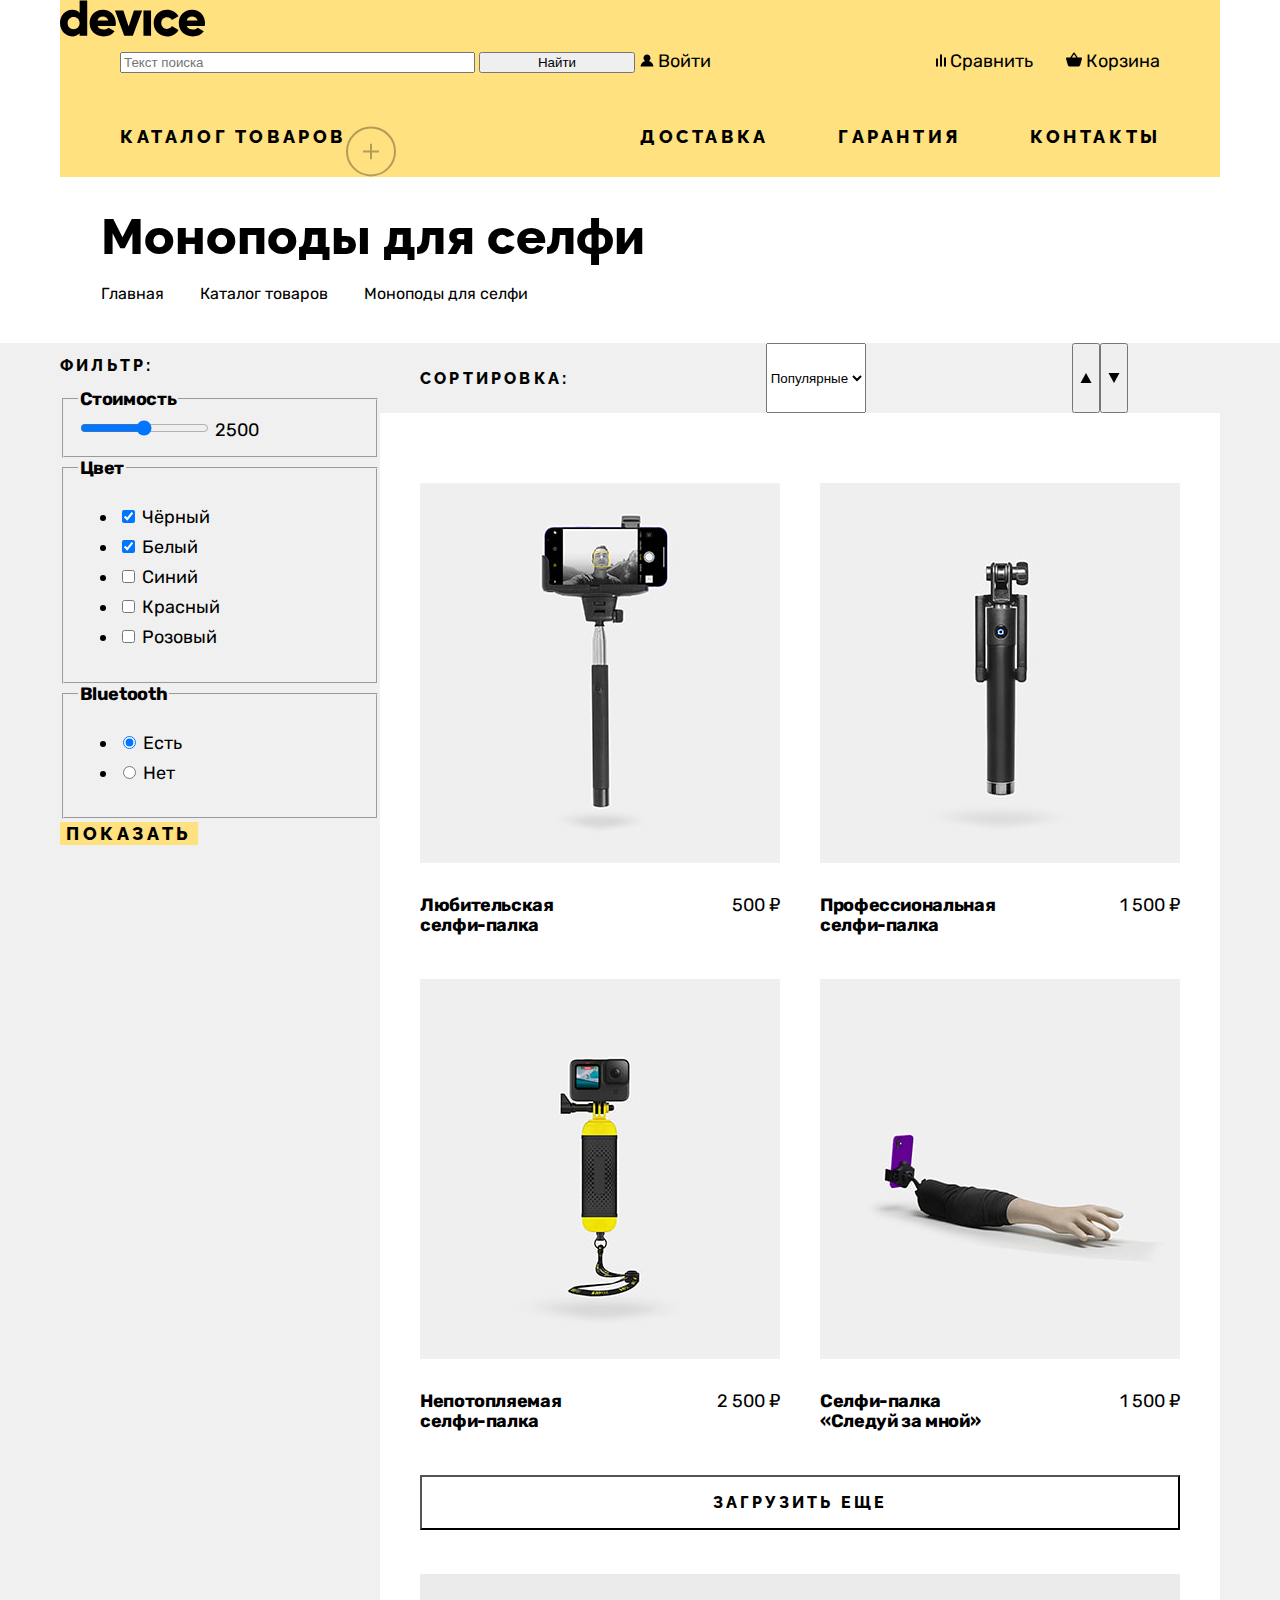
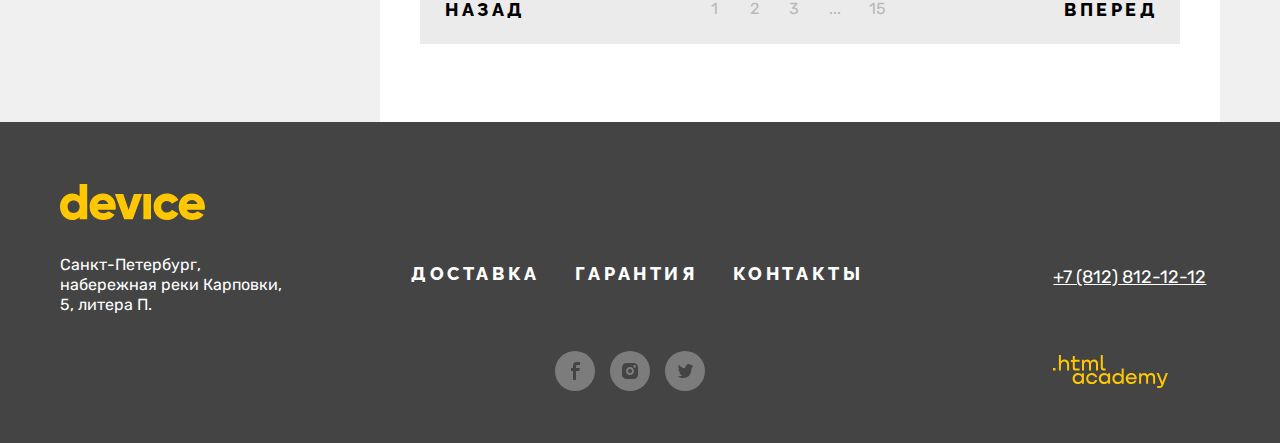
<file: 5/catalog-monopods.html>
<!DOCTYPE html>
<html lang="ru">
  <head>
    <meta charset="utf-8">
    <title>Моноподы для селфи</title>
    <link rel="stylesheet" href="styles/styles.css">
    <base href="https://htmlacademy-htmlcss.github.io/1903071-device-33/5/">
</head>
  <body>
    <header class="page-header">
      <a class="page-logo-link" href="index.html">
        <img src="images/logo.svg" class="page-logo" alt="логотип сайта">
      </a>
      <nav class="navigation">
        <form class="navigation-search" action="https://echo.htmlacademy.ru/" method="get">
          <input class="search" type="search" name="search" placeholder="Текст поиска" size="359">
          <input class="navigation-search-button" type="button" name="find" value="Найти">
        </form>
        <ul class="navigation-user navigation-list">
          <li class="navigation-user-item">
            <a class="navigation-user-link" href="#">
              <img class="navigation-user-image" src="images/login.svg">
              Войти
            </a>
          </li>
          <li class="navigation-user-item">
            <a class="navigation-user-link" href="#">
              <img class="navigation-user-image" src="images/compare.svg">
              Сравнить
            </a>
          </li>
          <li class="navigation-user-item">
            <a class="navigation-user-link" href="#">
              <img class="navigation-user-image" src="images/cart.svg">
              Корзина
            </a>
          </li>
        </ul>
        <a href="catalog.html" class="button catalog-button">
          Каталог товаров
          <img class="catalog-button-image" src="images/catalog_button.svg">
        </a>
        <ul class="navigation-list">
          <li class="navigation-list-item">
            <a class="navigation-list-link" href="#">Доставка</a>
          </li>
          <li class="navigation-list-item">
            <a class="navigation-list-link" href="#">Гарантия</a>
          </li>
          <li class="navigation-list-item">
            <a class="navigation-list-link" href="#">Контакты</a>
          </li>
        </ul>
      </nav>
    </header>
    <main class="main-inner main-container">
        <header class="inner-header">
            <h1 class="main-inner-title">Моноподы для селфи</h1>
            <ul class="breadcrumbs">
              <li class="breadcrumbs-item">
                <a class="breadcrumbs-link" href="index.html">Главная</a>
              </li>
              <li class="breadcrumbs-item">
                <a class="breadcrumbs-link" href="catalog.html">Каталог товаров</a>
              </li>
              <li class="breadcrumbs-item">
                <a class="breadcrumbs-link">Моноподы для селфи</a>
              </li>
            </ul>
        </header>
        <section class="catalog-monopods-products">
          <div class="catalog-monopods-products-wrapper">
            <div class="catalog-monopods-filter">
            <h2 class="catalog-monopods-title">Фильтр:</h2>
            <form class="monopods-filter" action="https://echo.htmlacademy.ru/" method="get" oninput="priceoutput.value=price.value">
              <fieldset class="monopods-filter-group">
                <legend class="monopods-filter-title">Стоимость</legend>
                <input type="range" name="price" min="0" max="5000" step="1">
                <output name="priceoutput">2500</output>
              </fieldset>
              <fieldset class="monopods-filter-group">
                <legend class="monopods-filter-title">Цвет</legend>
                <ul class="monopods-filter-list">
                  <li class="monopods-filter-item">
                    <label class="control">
                      <input class="control-input" type="checkbox" name="black" checked>
                      Чёрный
                    </label>
                  </li>
                  <li class="monopods-filter-item">
                    <label class="control">
                      <input class="control-input" type="checkbox" name="white" checked>
                      Белый
                    </label>
                  </li>
                  <li class="monopods-filter-item">
                    <label class="control">
                      <input class="control-input" type="checkbox" name="blue">
                      Синий
                    </label>
                  </li>
                  <li class="monopods-filter-item">
                    <label class="control">
                      <input class="control-input" type="checkbox" name="red">
                      Красный
                    </label>
                  </li>
                  <li class="monopods-filter-item">
                    <label class="control">
                      <input class="control-input" type="checkbox" name="pink">
                      Розовый
                    </label>
                  </li>
                </ul>
              </fieldset>
              <fieldset class="monopods-filter-group">
                <legend class="monopods-filter-title">Bluetooth</legend>
                <ul class="monopods-filter-list">
                  <li class="monopods-filter-item">
                    <label class="control">
                      <input type="radio" name="availability" value="yes" checked>
                      Есть
                    </label>
                  </li>
                  <li class="monopods-filter-item">
                    <label class="control">
                      <input type="radio" name="availability" value="no">
                      Нет
                    </label>
                  </li>
                </ul>
              </fieldset>
              <button class="filter-button" type="submit">Показать</button>
            </form>
            </div>
            <div class="monopods-right-column">
              <div class="sorting-container">
                <h2 class="sorting-container-title">Сортировка:</h2>
                <select class="select-control">
                  <option value="popular">Популярные</option>
                </select>
                <button class="sorting-button" type="button" name="ascending">
                  <img class="sorting-button-image" src="images/ascending.svg">
                </button>
                <button class="sorting-button" type="button" name="descending">
                  <img class="sorting-button-image" src="images/descending.svg">
                </button>
              </div>
              <ul class="product-card-list">
                <li class="product-card">
                  <a class="product-card-image-link" href="#">
                    <img class="product-card-image" src="images/product_1.jpg" alt="Любительская селфи-палка" width="360" height="380">
                  </a>
                  <div class="product-card-content">
                    <a class="product-card-link" href="#">
                      <h3 class="product-card-title">Любительская селфи-палка</h3>
                    </a>
                    <span class="product-card-price">500 ₽</span>
                  </div>
                </li>
                <li class="product-card">
                  <a class="product-card-image-link" href="#">
                    <img class="product-card-image" src="images/product_2.jpg" alt="Профессиональная селфи-палка" width="360" height="380">
                  </a>
                  <div class="product-card-content">
                    <a class="product-card-link" href="#">
                      <h3 class="product-card-title">Профессиональная селфи-палка</h3>
                    </a>
                    <span class="product-card-price">1 500 ₽</span>
                  </div>
                </li>
                <li class="product-card">
                  <a class="product-card-image-link" href="#">
                    <img class="product-card-image" src="images/product_3.jpg" alt="Непотопляемая селфи-палка" width="360" height="380">
                  </a>
                  <div class="product-card-content">
                    <a class="product-card-link" href="#">
                      <h3 class="product-card-title">Непотопляемая селфи-палка</h3>
                    </a>
                    <span class="product-card-price">2 500 ₽</span>
                  </div>
                </li>
                <li class="product-card">
                  <a class="product-card-image-link" href="#">
                    <img class="product-card-image" src="images/product_4.jpg" alt="Селфи-палка «Следуй за мной»" width="360" height="380">
                  </a>
                  <div class="product-card-content">
                    <a class="product-card-link" href="#">
                      <h3 class="product-card-title">Селфи-палка «Следуй за мной»</h3>
                    </a>
                    <span class="product-card-price">1 500 ₽</span>
                  </div>
                </li>
              </ul>
              <button class="button-show-more" type="button">Загрузить еще</button>
              <ul class="pagination">
                <li class="pagination-item pagination-item-prev">
                  <a class="pagination-link pagination-link-prev pagination-disabled" href="#">Назад</a>
                </li>
                <li class="pagination-item">
                  <a class="pagination-link" href="#">1</a>
                </li>
                <li class="pagination-item">
                  <a class="pagination-link" href="#">2</a>
                </li>
                <li class="pagination-item">
                  <a class="pagination-link" href="#">3</a>
                </li>
                <li class="pagination-item">
                  <a class="pagination-link" href="#">...</a>
                </li>
                <li class="pagination-item visually-hidden">
                  <a class="pagination-link" href="#">4</a>
                </li>
                <li class="pagination-item visually-hidden">
                  <a class="pagination-link" href="#">5</a>
                </li>
                <li class="pagination-item visually-hidden">
                  <a class="pagination-link" href="#">6</a>
                </li>
                <li class="pagination-item visually-hidden">
                  <a class="pagination-link" href="#">7</a>
                </li>
                <li class="pagination-item visually-hidden">
                  <a class="pagination-link" href="#">8</a>
                </li>
                <li class="pagination-item visually-hidden">
                  <a class="pagination-link" href="#">9</a>
                </li>
                <li class="pagination-item visually-hidden">
                  <a class="pagination-link" href="#">10</a>
                </li>
                <li class="pagination-item visually-hidden">
                  <a class="pagination-link" href="#">11</a>
                </li>
                <li class="pagination-item visually-hidden">
                  <a class="pagination-link" href="#">12</a>
                </li>
                <li class="pagination-item visually-hidden">
                  <a class="pagination-link" href="#">13</a>
                </li>
                <li class="pagination-item visually-hidden">
                  <a class="pagination-link" href="#">14</a>
                </li>
                <li class="pagination-item">
                  <a class="pagination-link" href="#">15</a>
                </li>
                <li class="pagination-item pagination-item-next">
                  <a class="pagination-link pagination-link-next" href="#">Вперед</a>
                </li>
              </ul>
            </div>
          </div>
        </section>
    </main>
    <footer class="page-footer">
      <div class="page-footer-container">
        <div class="footer-address-and-logo">
          <a class="page-footer-logo-link" href="index.html">
            <img src="images/logo_footer.svg" class="page-footer-logo" alt="логотип сайта">
          </a>
          <h2 class="visually-hidden">Наш адрес</h2>
          <address class="footer-contacts-adress">
            <p class="footer-contacts-adress-text">Санкт-Петербург, набережная реки Карповки, 5, литера П.</p>
         </address>
        </div>
        <div class="footer-middle-column">
          <nav class="footer-navigation">
            <ul class="footer-navigation-list">
              <li class="footer-navigation-list-item">
                <a class="footer-navigation-list-link">Доставка</a>
              </li>
              <li class="footer-navigation-list-item">
                <a class="footer-navigation-list-link">Гарантия</a>
              </li>
              <li class="footer-navigation-list-item">
                <a class="footer-navigation-list-link">Контакты</a>
              </li>
            </ul>
          </nav>
          <section class="footer-social">
            <h2 class="visually-hidden">Социальные сети</h2>
            <ul class="footer-social-list">
              <li class="footer-social-item">
                <a href="https://www.facebook.com/htmlacademy" class="button">
                  <img src="images/facebook_logo.svg">
                  <span class="visually-hidden">Фейсбук</span>
                </a>
              </li>
              <li class="footer-social-item">
                <a href="https://www.instagram.com/htmlacademy/" class="button">
                  <img src="images/instagram_logo.svg">
                  <span class="visually-hidden">Инстаграм</span>
                </a>
              </li>
              <li class="footer-social-item">
                <a href="https://www.twitter.com/htmlacademy_ru" class="button">
                  <img src="images/twitter_logo.svg">
                  <span class="visually-hidden">Твиттер</span>
                </a>
              </li>
            </ul>
          </section>
        </div>
        <div class="footer-phone-and-logo">
          <h2 class="visually-hidden">Контактный телефон</h2>
          <address class="footer-contacts-phone">
            <a class="footer-contacts-phone-link" href="tel:+78128121212">+7 (812) 812-12-12</a>
          </address>
          <a href="https://htmlacademy.ru/">
            <img src="images/html_academy_logo.svg" class="htmlacademy-logo" alt="логотип htmlacademy">
          </a>
        </div>
      </div>
    </footer>
  </body>
</file>
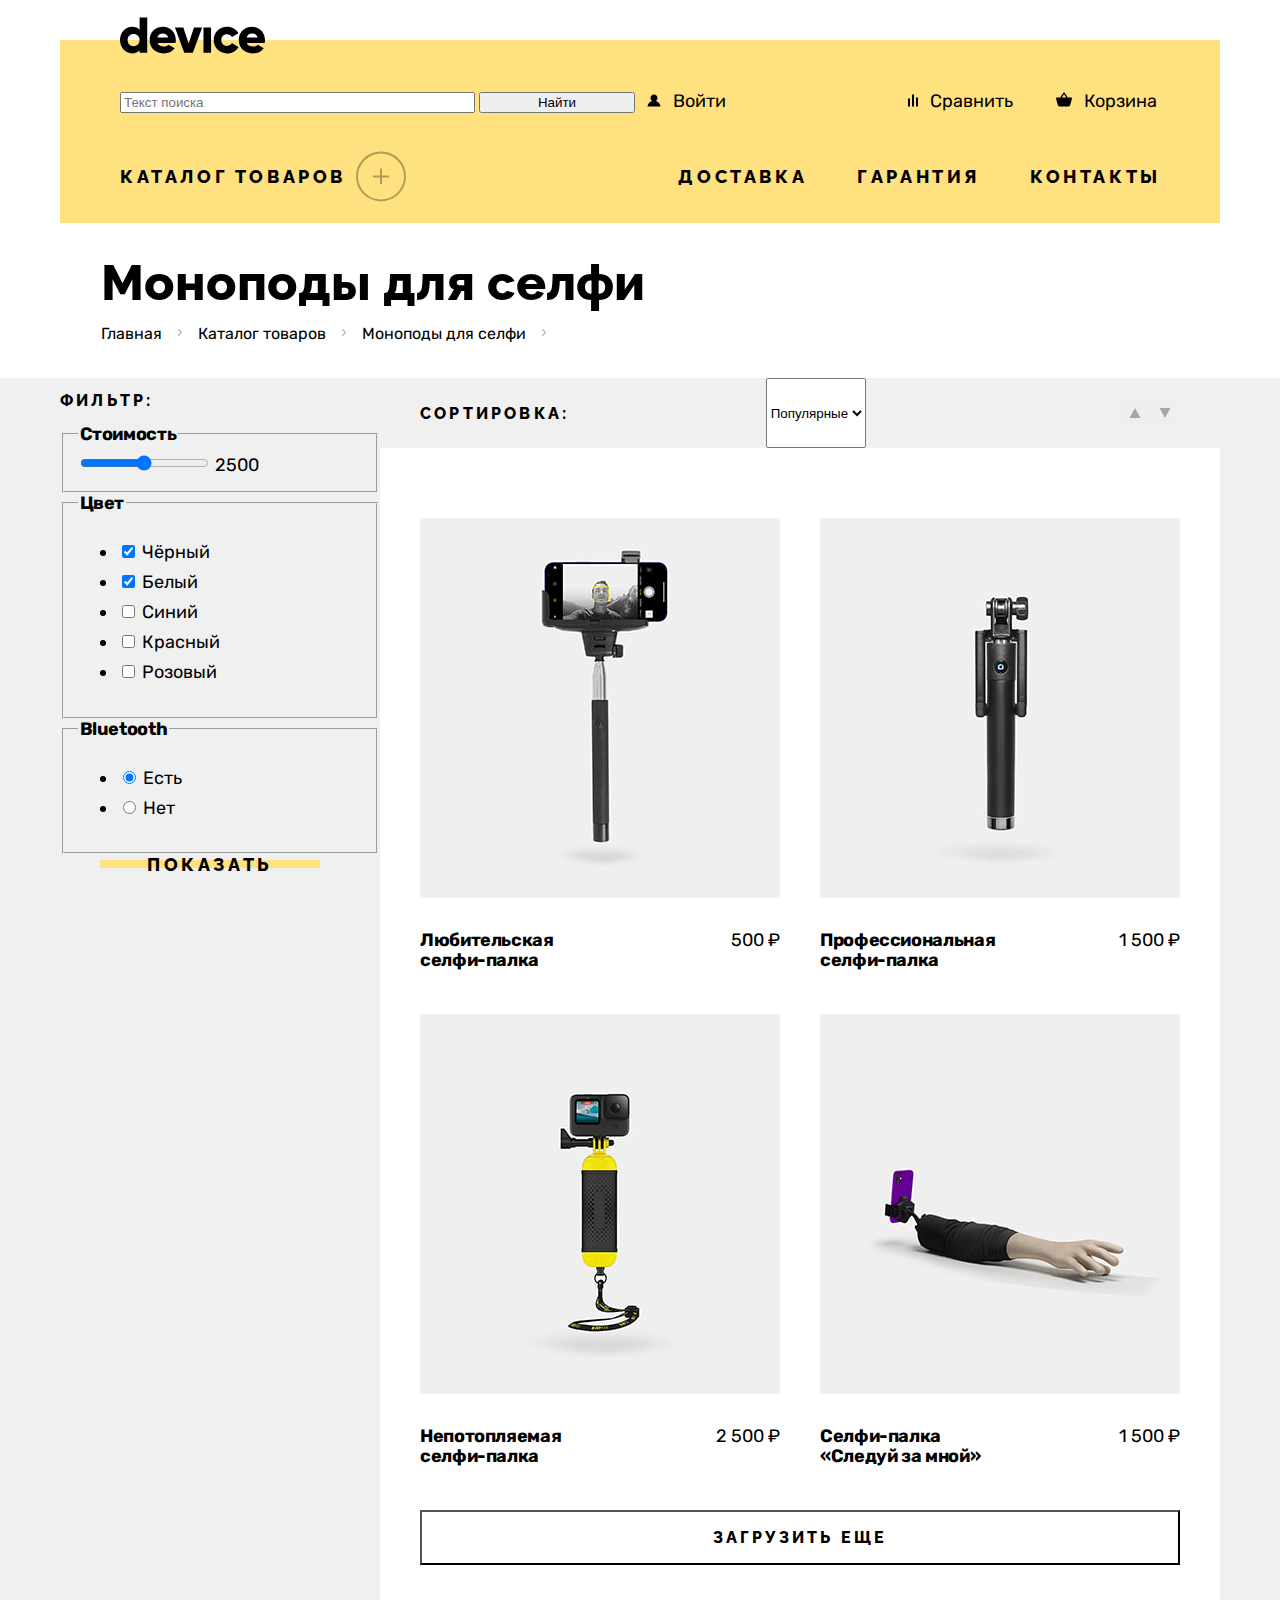
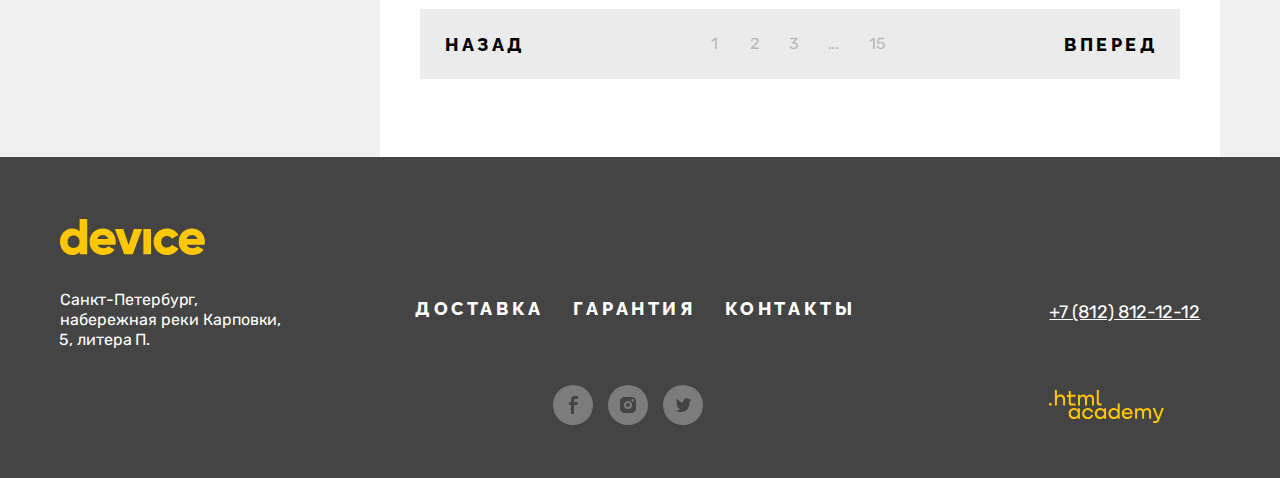
<file: 6/catalog-monopods.html>
<!DOCTYPE html>
<html lang="ru">
  <head>
    <meta charset="utf-8">
    <title>Моноподы для селфи</title>
    <link rel="stylesheet" href="styles/styles.css">
    <base href="https://htmlacademy-htmlcss.github.io/1903071-device-33/6/">
</head>
  <body>
    <header class="page-header">
      <a class="page-logo-link" href="index.html">
        <img src="images/logo.svg" class="page-logo" alt="логотип сайта">
      </a>
      <nav class="navigation">
        <form class="navigation-search" action="https://echo.htmlacademy.ru/" method="get">
          <input class="search" type="search" name="search" placeholder="Текст поиска" size="359">
          <input class="navigation-search-button" type="button" name="find" value="Найти">
        </form>
        <ul class="navigation-user navigation-list">
          <li class="navigation-user-item">
            <a class="navigation-user-link" href="#">
              <svg  class="navigation-user-image" aria-hidden="true" focusable="false" width="14" height="13" fill="none" xmlns="http://www.w3.org/2000/svg">
                <path d="M.5 12.39h13c-.2-2.6-2.1-4.8-4.7-5.5 1-.6 1.7-1.7 1.7-3 0-1.9-1.6-3.5-3.5-3.5s-3.5 1.6-3.5 3.5c0 1.3.7 2.4 1.7 3-2.6.7-4.5 2.9-4.7 5.5Z" fill="#000"/>
              </svg>
              Войти
            </a>
          </li>
          <li class="navigation-user-item">
            <a class="navigation-user-link" href="#">
              <svg class="navigation-user-image" aria-hidden="true" focusable="false" width="10" height="13" fill="none" xmlns="http://www.w3.org/2000/svg">
                <path d="M6 .39H4v12h2v-12Zm-4 4H0v8h2v-8Zm8-1H8v9h2v-9Z" fill="#000"/>
              </svg>
              Сравнить
            </a>
          </li>
          <li class="navigation-user-item">
            <a class="navigation-user-link" href="#">
              <svg class="navigation-user-image" aria-hidden="true" focusable="false" width="16" height="15" fill="none" xmlns="http://www.w3.org/2000/svg">
                <path d="m15.3 5.39-3.5.2L8.6.69c-.1-.2-.4-.3-.6-.3-.2 0-.5.1-.6.3l-3.2 4.9H.7c-.4 0-.7.3-.7.7v.2l1.9 6.8c.2.7.7 1.1 1.4 1.1h9.4c.7 0 1.2-.4 1.4-1.1l1.9-6.9v-.2c0-.4-.3-.8-.7-.8ZM8 2.29l2.2 3.2H5.9L8 2.29Z" fill="#000"/>
              </svg>
              Корзина
            </a>
          </li>
        </ul>
        <ul class="navigation-list">
          <a href="catalog.html" class="catalog-button">
            Каталог товаров
            <svg class="catalog-button-image" aria-hidden="true" focusable="false" width="50" height="51" fill="none" xmlns="http://www.w3.org/2000/svg">
              <circle cx="25" cy="25.39" r="24" stroke="#000" stroke-width="2"/><g clip-path="url(#a)"><path d="M33 24.39h-7v-7h-2v7h-7v2h7v7h2v-7h7v-2Z" fill="#000"/></g><defs><clipPath id="a"><path fill="#fff" transform="translate(17 17.39)" d="M0 0h16v16H0z"/></clipPath></defs>
            </svg>
          </a>
          <li class="navigation-list-item">
            <a class="navigation-list-link" href="#">Доставка</a>
          </li>
          <li class="navigation-list-item">
            <a class="navigation-list-link" href="#">Гарантия</a>
          </li>
          <li class="navigation-list-item">
            <a class="navigation-list-link" href="#">Контакты</a>
          </li>
        </ul>
      </nav>
    </header>
    <main class="main-inner main-container">
        <header class="inner-header">
            <h1 class="main-inner-title">Моноподы для селфи</h1>
            <ul class="breadcrumbs">
              <li class="breadcrumbs-item">
                <a class="breadcrumbs-link" href="index.html">Главная</a>
              </li>
              <li class="breadcrumbs-item">
                <a class="breadcrumbs-link" href="catalog.html">Каталог товаров</a>
              </li>
              <li class="breadcrumbs-item">
                <a class="breadcrumbs-link">Моноподы для селфи</a>
              </li>
            </ul>
        </header>
        <section class="catalog-monopods-products">
          <div class="catalog-monopods-products-wrapper">
            <div class="catalog-monopods-filter">
            <h2 class="catalog-monopods-title">Фильтр:</h2>
            <form class="monopods-filter" action="https://echo.htmlacademy.ru/" method="get" oninput="priceoutput.value=price.value">
              <fieldset class="monopods-filter-group">
                <legend class="monopods-filter-title">Стоимость</legend>
                <input type="range" name="price" min="0" max="5000" step="1">
                <output name="priceoutput">2500</output>
              </fieldset>
              <fieldset class="monopods-filter-group">
                <legend class="monopods-filter-title">Цвет</legend>
                <ul class="monopods-filter-list">
                  <li class="monopods-filter-item">
                    <label class="control">
                      <input class="control-input" type="checkbox" name="black" checked>
                      Чёрный
                    </label>
                  </li>
                  <li class="monopods-filter-item">
                    <label class="control">
                      <input class="control-input" type="checkbox" name="white" checked>
                      Белый
                    </label>
                  </li>
                  <li class="monopods-filter-item">
                    <label class="control">
                      <input class="control-input" type="checkbox" name="blue">
                      Синий
                    </label>
                  </li>
                  <li class="monopods-filter-item">
                    <label class="control">
                      <input class="control-input" type="checkbox" name="red">
                      Красный
                    </label>
                  </li>
                  <li class="monopods-filter-item">
                    <label class="control">
                      <input class="control-input" type="checkbox" name="pink">
                      Розовый
                    </label>
                  </li>
                </ul>
              </fieldset>
              <fieldset class="monopods-filter-group">
                <legend class="monopods-filter-title">Bluetooth</legend>
                <ul class="monopods-filter-list">
                  <li class="monopods-filter-item">
                    <label class="control">
                      <input type="radio" name="availability" value="yes" checked>
                      Есть
                    </label>
                  </li>
                  <li class="monopods-filter-item">
                    <label class="control">
                      <input type="radio" name="availability" value="no">
                      Нет
                    </label>
                  </li>
                </ul>
              </fieldset>
              <button class="button filter-button" type="submit">Показать</button>
            </form>
            </div>
            <div class="monopods-right-column">
              <div class="sorting-container">
                <h2 class="sorting-container-title">Сортировка:</h2>
                <select class="select-control">
                  <option value="popular">Популярные</option>
                </select>
                <button class="sorting-button" type="button" name="triangle-up">
                  <svg class="sorting-button-image" aria-hidden="true" focusable="false" width="12" height="10" fill="none" xmlns="http://www.w3.org/2000/svg">
                    <path d="m6 0 5.5 10H.5" fill="#000"/>
                  </svg>
                </button>
                <button class="sorting-button" type="button" name="triangle-down">
                  <svg class="sorting-button-image" aria-hidden="true" focusable="false" width="12" height="10" fill="none" xmlns="http://www.w3.org/2000/svg">
                    <path d="M6 10 .5 0h11" fill="#000"/>
                  </svg>
                </button>
              </div>
              <ul class="product-card-list">
                <li class="product-card">
                  <a class="product-card-image-link" href="#">
                    <img class="product-card-image" src="images/product_1.jpg" alt="Любительская селфи-палка" width="360" height="380">
                    <button class="product-card-button">Подробнее</button>
                  </a>
                  <div class="product-card-content">
                    <a class="product-card-link" href="#">
                      <h3 class="product-card-title">Любительская селфи-палка</h3>
                    </a>
                    <span class="product-card-price">500 ₽</span>
                  </div>
                </li>
                <li class="product-card">
                  <a class="product-card-image-link" href="#">
                    <img class="product-card-image" src="images/product_2.jpg" alt="Профессиональная селфи-палка" width="360" height="380">
                    <button class="product-card-button">Подробнее</button>
                  </a>
                  <div class="product-card-content">
                    <a class="product-card-link" href="#">
                      <h3 class="product-card-title">Профессиональная селфи-палка</h3>
                    </a>
                    <span class="product-card-price">1 500 ₽</span>
                  </div>
                </li>
                <li class="product-card">
                  <a class="product-card-image-link" href="#">
                    <img class="product-card-image" src="images/product_3.jpg" alt="Непотопляемая селфи-палка" width="360" height="380">
                    <button class="product-card-button">Подробнее</button>
                  </a>
                  <div class="product-card-content">
                    <a class="product-card-link" href="#">
                      <h3 class="product-card-title">Непотопляемая селфи-палка</h3>
                    </a>
                    <span class="product-card-price">2 500 ₽</span>
                  </div>
                </li>
                <li class="product-card">
                  <a class="product-card-image-link" href="#">
                    <img class="product-card-image" src="images/product_4.jpg" alt="Селфи-палка «Следуй за мной»" width="360" height="380">
                    <button class="product-card-button">Подробнее</button>
                  </a>
                  <div class="product-card-content">
                    <a class="product-card-link" href="#">
                      <h3 class="product-card-title">Селфи-палка «Следуй за мной»</h3>
                    </a>
                    <span class="product-card-price">1 500 ₽</span>
                  </div>
                </li>
              </ul>
              <button class="button-show-more" type="button">Загрузить еще</button>
              <ul class="pagination">
                <li class="pagination-item pagination-item-prev">
                  <a class="pagination-link pagination-link-prev pagination-disabled" href="#">Назад</a>
                </li>
                <li class="pagination-item">
                  <a class="pagination-link" href="#">1</a>
                </li>
                <li class="pagination-item">
                  <a class="pagination-link" href="#">2</a>
                </li>
                <li class="pagination-item">
                  <a class="pagination-link" href="#">3</a>
                </li>
                <li class="pagination-item">
                  <a class="pagination-link" href="#">...</a>
                </li>
                <li class="pagination-item visually-hidden">
                  <a class="pagination-link" href="#">4</a>
                </li>
                <li class="pagination-item visually-hidden">
                  <a class="pagination-link" href="#">5</a>
                </li>
                <li class="pagination-item visually-hidden">
                  <a class="pagination-link" href="#">6</a>
                </li>
                <li class="pagination-item visually-hidden">
                  <a class="pagination-link" href="#">7</a>
                </li>
                <li class="pagination-item visually-hidden">
                  <a class="pagination-link" href="#">8</a>
                </li>
                <li class="pagination-item visually-hidden">
                  <a class="pagination-link" href="#">9</a>
                </li>
                <li class="pagination-item visually-hidden">
                  <a class="pagination-link" href="#">10</a>
                </li>
                <li class="pagination-item visually-hidden">
                  <a class="pagination-link" href="#">11</a>
                </li>
                <li class="pagination-item visually-hidden">
                  <a class="pagination-link" href="#">12</a>
                </li>
                <li class="pagination-item visually-hidden">
                  <a class="pagination-link" href="#">13</a>
                </li>
                <li class="pagination-item visually-hidden">
                  <a class="pagination-link" href="#">14</a>
                </li>
                <li class="pagination-item">
                  <a class="pagination-link" href="#">15</a>
                </li>
                <li class="pagination-item pagination-item-next">
                  <a class="pagination-link pagination-link-next" href="#">Вперед</a>
                </li>
              </ul>
            </div>
          </div>
        </section>
    </main>
    <footer class="page-footer">
      <div class="page-footer-container">
        <div class="footer-address-and-logo">
          <a class="page-footer-logo-link" href="index.html">
            <img src="images/logo_footer.svg" class="page-footer-logo" alt="логотип сайта">
          </a>
          <h2 class="visually-hidden">Наш адрес</h2>
          <address class="footer-contacts-adress">
            <p class="footer-contacts-adress-text">Санкт-Петербург, набережная реки Карповки, 5, литера П.</p>
         </address>
        </div>
        <div class="footer-middle-column">
          <nav class="footer-navigation">
            <ul class="footer-navigation-list">
              <li class="footer-navigation-list-item">
                <a class="footer-navigation-list-link" href="#">Доставка</a>
              </li>
              <li class="footer-navigation-list-item">
                <a class="footer-navigation-list-link" href="#">Гарантия</a>
              </li>
              <li class="footer-navigation-list-item">
                <a class="footer-navigation-list-link" href="#">Контакты</a>
              </li>
            </ul>
          </nav>
          <section class="footer-social">
            <h2 class="visually-hidden">Социальные сети</h2>
            <ul class="footer-social-list">
              <li class="footer-social-item">
                <a href="https://www.facebook.com/htmlacademy" class="social-button">
                  <svg class="social-button-image" aria-hidden="true" focusable="false" width="40" height="40" fill="none" xmlns="http://www.w3.org/2000/svg">
                    <circle cx="20" cy="20" r="20" fill="#fff" fill-opacity=".3"/><path d="M22.5 14H25v-3h-3.4c-2.8 0-3.6 1.7-3.6 4.2V17h-2v3h2v9h3v-9h3.3l.6-3H21v-1.5c0-.8.3-1.5 1.5-1.5Z" fill="#444"/>
                  </svg>
                  <span class="visually-hidden">Фейсбук</span>
                </a>
              </li>
              <li class="footer-social-item">
                <a href="https://www.instagram.com/htmlacademy/" class="social-button">
                  <svg class="social-button-image" aria-hidden="true" focusable="false" width="40" height="40" fill="none" xmlns="http://www.w3.org/2000/svg">
                    <circle cx="20" cy="20" r="20" fill="#fff" fill-opacity=".3"/><path d="M20 22a2 2 0 1 0 0-4 2 2 0 0 0 0 4Z" fill="#444"/><path d="M26.7 13.3c-.9-.9-2-1.3-3.4-1.3h-6.6c-2.8 0-4.7 1.9-4.7 4.7v6.6c0 1.4.4 2.6 1.4 3.4.9.9 2 1.3 3.3 1.3h6.6c1.4 0 2.6-.4 3.4-1.3.8-.9 1.3-2 1.3-3.4v-6.6c0-1.4-.4-2.6-1.3-3.4ZM20 24.1c-2.2 0-4.1-1.8-4.1-4.1s1.9-4.1 4.1-4.1c2.2 0 4.1 1.8 4.1 4.1s-1.9 4.1-4.1 4.1Zm4.6-7.4c-.7 0-1.3-.5-1.3-1.3s.5-1.3 1.3-1.3c.7 0 1.3.6 1.3 1.3 0 .7-.6 1.3-1.3 1.3Z" fill="#444"/>
                  </svg>
                  <span class="visually-hidden">Инстаграм</span>
                </a>
              </li>
              <li class="footer-social-item">
                <a href="https://www.twitter.com/htmlacademy_ru" class="social-button">
                  <svg class="social-button-image" aria-hidden="true" focusable="false" width="40" height="40" fill="none" xmlns="http://www.w3.org/2000/svg">
                    <circle cx="20" cy="20" r="20" fill="#fff" fill-opacity=".3"/><path d="M22.7 13.16c1.5-.5 2.6.3 3.2 1.1.5-.2 1.1-.4 1.7-.6 0 .8-.5 1.4-.8 1.6.7.2 1.2-.4 1.2-.4-.1.9-.9 1.7-1.4 1.9-.2 6.3-2.8 10.4-8.9 10.3h-.4c-.3 0-3.7-.4-4.3-1.8 2 .2 3.4-.4 4.1-1.1-.8-.3-2.4-.4-2.6-2.8.3.2.5.3 1.1.2-1.1-.8-2.3-1.5-2.2-3.5.3.3.9.5 1.2.4-.6-.2-1.8-3.1-.8-4.6 1.6 1.7 3.3 3.4 6.3 3.5.2-2.1 1-3.5 2.6-4.2Z" fill="#444"/>
                  </svg>
                  <span class="visually-hidden">Твиттер</span>
                </a>
              </li>
            </ul>
          </section>
        </div>
        <div class="footer-phone-and-logo">
          <h2 class="visually-hidden">Контактный телефон</h2>
          <address class="footer-contacts-phone">
            <a class="footer-contacts-phone-link" href="tel:+78128121212">+7 (812) 812-12-12</a>
          </address>
          <a class="htmlacademy-logo-link" href="https://htmlacademy.ru/">
            <svg class="htmlacademy-logo" alt="логотип htmlacademy" aria-hidden="true" focusable="false" width="115" height="33" fill="none" xmlns="http://www.w3.org/2000/svg">
              <path d="M0 12.9v2.6h2.5v-2.6H0Zm11.6-8.4c-1.6 0-2.8.7-3.6 1.7h-.1V0h-2v15.5h2v-5.3c0-2.1 1.3-3.6 3.3-3.6 1.8 0 2.9 1.4 2.9 3.2v5.7h2V9.4c.1-3-1.8-4.9-4.5-4.9Zm15 .3h-4.8V1.1h-2v3.8h-1.9v2h1.9v6c0 1.7 1 2.7 2.7 2.7h4.1v-2h-3.7c-.7 0-1.1-.4-1.1-1.1V6.8h4.8v-2Zm14.5-.2c-1.6 0-2.9.8-3.5 2.1h-.1c-.6-1.2-1.8-2.1-3.4-2.1-1.4 0-2.5.8-3.1 1.8h-.1V4.8H29v10.6h2V10c0-2 1-3.5 2.6-3.5 1.5 0 2.4 1 2.4 2.6v6.3h2V9.8c0-2.4 1.4-3.3 2.6-3.3 1.5 0 2.4 1 2.4 2.6v6.3h2V8.9c.1-2.5-1.4-4.3-3.9-4.3Zm6.7 8.1c0 1.7 1 2.7 2.8 2.7h2v-2h-1.7c-.7 0-1.1-.4-1.1-1.1V0h-2v12.7Zm-18.9 7c-.9-1.1-2.2-1.8-3.9-1.8-3.1 0-5.4 2.3-5.4 5.6s2.3 5.6 5.4 5.6c1.8 0 3-.8 3.8-1.9h.1v1.6h2V18.2h-2v1.5Zm-3.6 7.4c-2.2 0-3.6-1.6-3.6-3.6s1.4-3.6 3.6-3.6 3.6 1.6 3.6 3.6c0 1.9-1.4 3.6-3.6 3.6ZM44.2 22c-.5-2.4-2.6-4.1-5.4-4.1a5.4 5.4 0 0 0-5.6 5.6c0 3.1 2.2 5.6 5.6 5.6 2.8 0 4.9-1.8 5.4-4.2h-2.1a3.4 3.4 0 0 1-3.3 2.3c-2.2 0-3.6-1.6-3.6-3.6s1.4-3.6 3.6-3.6c1.6 0 2.8 1 3.3 2.2h2.1V22Zm10.9-2.3c-.9-1.1-2.2-1.8-3.9-1.8-3.1 0-5.4 2.3-5.4 5.6s2.3 5.6 5.4 5.6c1.8 0 3-.8 3.8-1.9h.1v1.6h2V18.2h-2v1.5Zm-3.6 7.4c-2.2 0-3.6-1.6-3.6-3.6s1.4-3.6 3.6-3.6 3.6 1.6 3.6 3.6c0 1.9-1.5 3.6-3.6 3.6Zm17.2-7.3c-.9-1.1-2.2-1.9-3.9-1.9-3.1 0-5.4 2.3-5.4 5.6s2.2 5.6 5.4 5.6c1.7 0 3-.8 3.8-1.8h.1v1.5h2V13.4h-2v6.4Zm-3.6 7.3c-2.2 0-3.6-1.6-3.6-3.6s1.4-3.6 3.6-3.6 3.6 1.6 3.6 3.6c-.1 2-1.5 3.6-3.6 3.6Zm13.2-9.2c-3.3 0-5.5 2.5-5.5 5.6 0 3 2.1 5.6 5.5 5.6 2.5 0 4.5-1.3 5.2-3.6h-2.1c-.5 1-1.6 1.6-3 1.6-1.9 0-3.3-1.3-3.4-2.9h8.8c.2-3.6-2-6.3-5.5-6.3Zm0 1.9c1.7 0 3 1 3.3 2.6h-6.5c.3-1.5 1.5-2.6 3.2-2.6Zm19.9-1.9c-1.6 0-2.9.8-3.6 2h-.1c-.6-1.2-1.8-2-3.4-2-1.4 0-2.5.7-3.1 1.8v-1.5h-1.9v10.6h2v-5.4c0-2 1-3.4 2.6-3.5 1.5 0 2.4 1 2.4 2.6v6.3h2v-5.6c0-2.4 1.4-3.3 2.6-3.3 1.5 0 2.4 1 2.4 2.6v6.3h2v-6.5c.1-2.6-1.4-4.4-3.9-4.4Zm11.2 9.1-3.6-8.9h-2.2l4.8 11.6c-.3.9-.7 1.2-1.7 1.2h-2.5v2h2.5c1.8 0 2.8-.8 3.5-2.6l4.7-12.2h-2.1l-3.4 8.9Z"/>
            </svg>
          </a>
        </div>
      </div>
    </footer>
  </body>
</file>
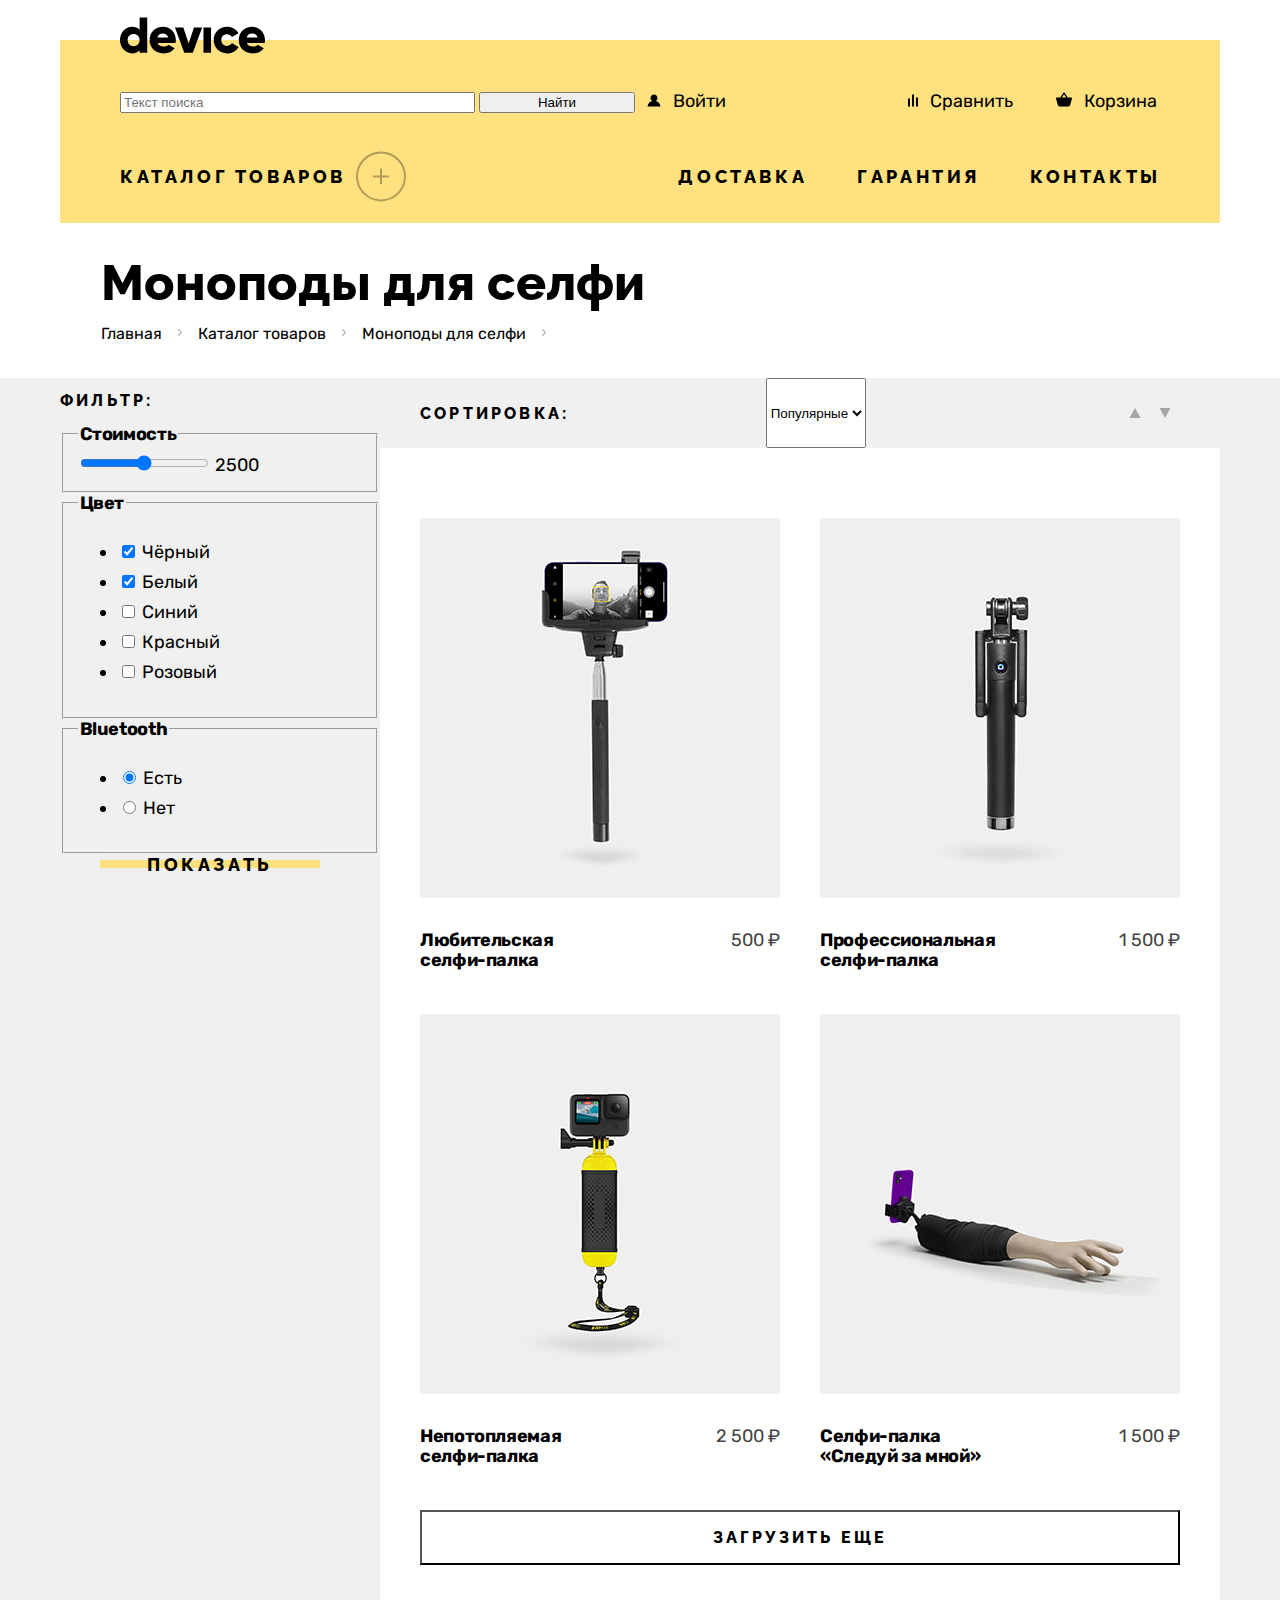
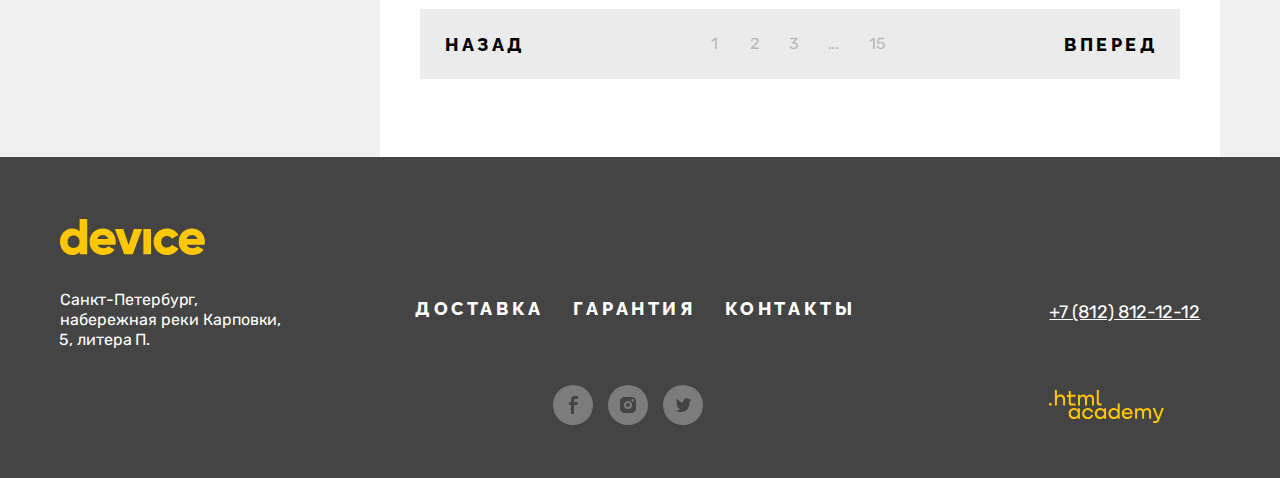
<file: 7/catalog-monopods.html>
<!DOCTYPE html>
<html lang="ru">
  <head>
    <meta charset="utf-8">
    <title>Моноподы для селфи</title>
    <link rel="stylesheet" href="styles/styles.css">
    <base href="https://htmlacademy-htmlcss.github.io/1903071-device-33/7/">
</head>
  <body>
    <header class="page-header">
      <a class="page-logo-link" href="index.html">
        <img src="images/logo.svg" class="page-logo" alt="логотип сайта">
      </a>
      <nav class="navigation">
        <form class="navigation-search" action="https://echo.htmlacademy.ru/" method="get">
          <input class="search" type="search" name="search" placeholder="Текст поиска" size="359">
          <input class="navigation-search-button" type="button" name="find" value="Найти">
        </form>
        <ul class="navigation-user navigation-list">
          <li class="navigation-user-item">
            <a class="navigation-user-link" href="#">
              <svg  class="navigation-user-image" aria-hidden="true" focusable="false" width="14" height="13" fill="none" xmlns="http://www.w3.org/2000/svg">
                <path d="M.5 12.39h13c-.2-2.6-2.1-4.8-4.7-5.5 1-.6 1.7-1.7 1.7-3 0-1.9-1.6-3.5-3.5-3.5s-3.5 1.6-3.5 3.5c0 1.3.7 2.4 1.7 3-2.6.7-4.5 2.9-4.7 5.5Z" fill="#000"/>
              </svg>
              Войти
            </a>
          </li>
          <li class="navigation-user-item">
            <a class="navigation-user-link" href="#">
              <svg class="navigation-user-image" aria-hidden="true" focusable="false" width="10" height="13" fill="none" xmlns="http://www.w3.org/2000/svg">
                <path d="M6 .39H4v12h2v-12Zm-4 4H0v8h2v-8Zm8-1H8v9h2v-9Z" fill="#000"/>
              </svg>
              Сравнить
            </a>
          </li>
          <li class="navigation-user-item">
            <a class="navigation-user-link" href="#">
              <svg class="navigation-user-image" aria-hidden="true" focusable="false" width="16" height="15" fill="none" xmlns="http://www.w3.org/2000/svg">
                <path d="m15.3 5.39-3.5.2L8.6.69c-.1-.2-.4-.3-.6-.3-.2 0-.5.1-.6.3l-3.2 4.9H.7c-.4 0-.7.3-.7.7v.2l1.9 6.8c.2.7.7 1.1 1.4 1.1h9.4c.7 0 1.2-.4 1.4-1.1l1.9-6.9v-.2c0-.4-.3-.8-.7-.8ZM8 2.29l2.2 3.2H5.9L8 2.29Z" fill="#000"/>
              </svg>
              Корзина
            </a>
          </li>
        </ul>
        <ul class="navigation-list">
          <a href="catalog.html" class="catalog-button">
            Каталог товаров
            <svg class="catalog-button-image" aria-hidden="true" focusable="false" width="50" height="51" fill="none" xmlns="http://www.w3.org/2000/svg">
              <circle cx="25" cy="25.39" r="24" stroke="#000" stroke-width="2"/><g clip-path="url(#a)"><path d="M33 24.39h-7v-7h-2v7h-7v2h7v7h2v-7h7v-2Z" fill="#000"/></g><defs><clipPath id="a"><path fill="#fff" transform="translate(17 17.39)" d="M0 0h16v16H0z"/></clipPath></defs>
            </svg>
          </a>
          <li class="navigation-list-item">
            <a class="navigation-list-link" href="#">Доставка</a>
          </li>
          <li class="navigation-list-item">
            <a class="navigation-list-link" href="#">Гарантия</a>
          </li>
          <li class="navigation-list-item">
            <a class="navigation-list-link" href="#">Контакты</a>
          </li>
        </ul>
      </nav>
    </header>
    <main class="main-inner main-container">
        <header class="inner-header">
            <h1 class="main-inner-title">Моноподы для селфи</h1>
            <ul class="breadcrumbs">
              <li class="breadcrumbs-item">
                <a class="breadcrumbs-link" href="index.html">Главная</a>
              </li>
              <li class="breadcrumbs-item">
                <a class="breadcrumbs-link" href="catalog.html">Каталог товаров</a>
              </li>
              <li class="breadcrumbs-item">
                <a class="breadcrumbs-link">Моноподы для селфи</a>
              </li>
            </ul>
        </header>
        <section class="catalog-monopods-products">
          <div class="catalog-monopods-products-wrapper">
            <div class="catalog-monopods-filter">
            <h2 class="catalog-monopods-title">Фильтр:</h2>
            <form class="monopods-filter" action="https://echo.htmlacademy.ru/" method="get" oninput="priceoutput.value=price.value">
              <fieldset class="monopods-filter-group">
                <legend class="monopods-filter-title">Стоимость</legend>
                <input type="range" name="price" min="0" max="5000" step="1">
                <output name="priceoutput">2500</output>
              </fieldset>
              <fieldset class="monopods-filter-group">
                <legend class="monopods-filter-title">Цвет</legend>
                <ul class="monopods-filter-list">
                  <li class="monopods-filter-item">
                    <label class="control">
                      <input class="control-input" type="checkbox" name="black" checked>
                      Чёрный
                    </label>
                  </li>
                  <li class="monopods-filter-item">
                    <label class="control">
                      <input class="control-input" type="checkbox" name="white" checked>
                      Белый
                    </label>
                  </li>
                  <li class="monopods-filter-item">
                    <label class="control">
                      <input class="control-input" type="checkbox" name="blue">
                      Синий
                    </label>
                  </li>
                  <li class="monopods-filter-item">
                    <label class="control">
                      <input class="control-input" type="checkbox" name="red">
                      Красный
                    </label>
                  </li>
                  <li class="monopods-filter-item">
                    <label class="control">
                      <input class="control-input" type="checkbox" name="pink">
                      Розовый
                    </label>
                  </li>
                </ul>
              </fieldset>
              <fieldset class="monopods-filter-group">
                <legend class="monopods-filter-title">Bluetooth</legend>
                <ul class="monopods-filter-list">
                  <li class="monopods-filter-item">
                    <label class="control">
                      <input type="radio" name="availability" value="yes" checked>
                      Есть
                    </label>
                  </li>
                  <li class="monopods-filter-item">
                    <label class="control">
                      <input type="radio" name="availability" value="no">
                      Нет
                    </label>
                  </li>
                </ul>
              </fieldset>
              <button class="button filter-button" type="submit">Показать</button>
            </form>
            </div>
            <div class="monopods-right-column">
              <div class="sorting-container">
                <h2 class="sorting-container-title">Сортировка:</h2>
                <select class="select-control">
                  <option value="popular">Популярные</option>
                </select>
                <button class="sorting-button" type="button" name="triangle-up">
                  <svg class="sorting-button-image" aria-hidden="true" focusable="false" width="12" height="10" fill="none" xmlns="http://www.w3.org/2000/svg">
                    <path d="m6 0 5.5 10H.5" fill="#000"/>
                  </svg>
                </button>
                <button class="sorting-button" type="button" name="triangle-down">
                  <svg class="sorting-button-image" aria-hidden="true" focusable="false" width="12" height="10" fill="none" xmlns="http://www.w3.org/2000/svg">
                    <path d="M6 10 .5 0h11" fill="#000"/>
                  </svg>
                </button>
              </div>
              <ul class="product-card-list">
                <li class="product-card">
                  <div class="product-card-image-wrapper">
                    <img class="product-card-image" src="images/product_1.jpg" alt="Профессиональная селфи-палка" width="360" height="380">
                    <a href="#" class="product-card-button">Подробнее</a>
                  </div>
                  <div class="product-card-content">
                    <a class="product-card-link" href="#">
                      <h3 class="product-card-title">Любительская селфи-палка</h3>
                    </a>
                    <span class="product-card-price">500 ₽</span>
                  </div>
                </li>
                <li class="product-card">
                  <div class="product-card-image-wrapper">
                    <img class="product-card-image" src="images/product_2.jpg" alt="Профессиональная селфи-палка" width="360" height="380">
                    <a href="#" class="product-card-button">Подробнее</a>
                  </div>
                  <div class="product-card-content">
                    <a class="product-card-link" href="#">
                      <h3 class="product-card-title">Профессиональная селфи-палка</h3>
                    </a>
                    <span class="product-card-price">1 500 ₽</span>
                  </div>
                </li>
                <li class="product-card">
                  <div class="product-card-image-wrapper">
                    <img class="product-card-image" src="images/product_3.jpg" alt="Профессиональная селфи-палка" width="360" height="380">
                    <a href="#" class="product-card-button">Подробнее</a>
                  </div>
                  <div class="product-card-content">
                    <a class="product-card-link" href="#">
                      <h3 class="product-card-title">Непотопляемая селфи-палка</h3>
                    </a>
                    <span class="product-card-price">2 500 ₽</span>
                  </div>
                </li>
                <li class="product-card">
                  <div class="product-card-image-wrapper">
                    <img class="product-card-image" src="images/product_4.jpg" alt="Профессиональная селфи-палка" width="360" height="380">
                    <a href="#" class="product-card-button">Подробнее</a>
                  </div>
                  <div class="product-card-content">
                    <a class="product-card-link" href="#">
                      <h3 class="product-card-title">Селфи-палка «Следуй за мной»</h3>
                    </a>
                    <span class="product-card-price">1 500 ₽</span>
                  </div>
                </li>
              </ul>
              <button class="button-show-more" type="button">Загрузить еще</button>
              <ul class="pagination">
                <li class="pagination-item pagination-item-prev">
                  <a class="pagination-link pagination-link-prev pagination-disabled" href="#">Назад</a>
                </li>
                <li class="pagination-item">
                  <a class="pagination-link" href="#">1</a>
                </li>
                <li class="pagination-item">
                  <a class="pagination-link" href="#">2</a>
                </li>
                <li class="pagination-item">
                  <a class="pagination-link" href="#">3</a>
                </li>
                <li class="pagination-item">
                  <a class="pagination-link" href="#">...</a>
                </li>
                <li class="pagination-item visually-hidden">
                  <a class="pagination-link" href="#">4</a>
                </li>
                <li class="pagination-item visually-hidden">
                  <a class="pagination-link" href="#">5</a>
                </li>
                <li class="pagination-item visually-hidden">
                  <a class="pagination-link" href="#">6</a>
                </li>
                <li class="pagination-item visually-hidden">
                  <a class="pagination-link" href="#">7</a>
                </li>
                <li class="pagination-item visually-hidden">
                  <a class="pagination-link" href="#">8</a>
                </li>
                <li class="pagination-item visually-hidden">
                  <a class="pagination-link" href="#">9</a>
                </li>
                <li class="pagination-item visually-hidden">
                  <a class="pagination-link" href="#">10</a>
                </li>
                <li class="pagination-item visually-hidden">
                  <a class="pagination-link" href="#">11</a>
                </li>
                <li class="pagination-item visually-hidden">
                  <a class="pagination-link" href="#">12</a>
                </li>
                <li class="pagination-item visually-hidden">
                  <a class="pagination-link" href="#">13</a>
                </li>
                <li class="pagination-item visually-hidden">
                  <a class="pagination-link" href="#">14</a>
                </li>
                <li class="pagination-item">
                  <a class="pagination-link" href="#">15</a>
                </li>
                <li class="pagination-item pagination-item-next">
                  <a class="pagination-link pagination-link-next" href="#">Вперед</a>
                </li>
              </ul>
            </div>
          </div>
        </section>
    </main>
    <footer class="page-footer">
      <div class="page-footer-container">
        <div class="footer-address-and-logo">
          <a class="page-footer-logo-link" href="index.html">
            <img src="images/logo_footer.svg" class="page-footer-logo" alt="логотип сайта">
          </a>
          <h2 class="visually-hidden">Наш адрес</h2>
          <address class="footer-contacts-adress">
            <p class="footer-contacts-adress-text">Санкт-Петербург, набережная реки Карповки, 5, литера П.</p>
         </address>
        </div>
        <div class="footer-middle-column">
          <nav class="footer-navigation">
            <ul class="footer-navigation-list">
              <li class="footer-navigation-list-item">
                <a class="footer-navigation-list-link" href="#">Доставка</a>
              </li>
              <li class="footer-navigation-list-item">
                <a class="footer-navigation-list-link" href="#">Гарантия</a>
              </li>
              <li class="footer-navigation-list-item">
                <a class="footer-navigation-list-link" href="#">Контакты</a>
              </li>
            </ul>
          </nav>
          <section class="footer-social">
            <h2 class="visually-hidden">Социальные сети</h2>
            <ul class="footer-social-list">
              <li class="footer-social-item">
                <a href="https://www.facebook.com/htmlacademy" class="social-button">
                  <svg class="social-button-image" aria-hidden="true" focusable="false" width="40" height="40" fill="none" xmlns="http://www.w3.org/2000/svg">
                    <circle cx="20" cy="20" r="20" fill="#fff" fill-opacity=".3"/><path d="M22.5 14H25v-3h-3.4c-2.8 0-3.6 1.7-3.6 4.2V17h-2v3h2v9h3v-9h3.3l.6-3H21v-1.5c0-.8.3-1.5 1.5-1.5Z" fill="#444"/>
                  </svg>
                  <span class="visually-hidden">Фейсбук</span>
                </a>
              </li>
              <li class="footer-social-item">
                <a href="https://www.instagram.com/htmlacademy/" class="social-button">
                  <svg class="social-button-image" aria-hidden="true" focusable="false" width="40" height="40" fill="none" xmlns="http://www.w3.org/2000/svg">
                    <circle cx="20" cy="20" r="20" fill="#fff" fill-opacity=".3"/><path d="M20 22a2 2 0 1 0 0-4 2 2 0 0 0 0 4Z" fill="#444"/><path d="M26.7 13.3c-.9-.9-2-1.3-3.4-1.3h-6.6c-2.8 0-4.7 1.9-4.7 4.7v6.6c0 1.4.4 2.6 1.4 3.4.9.9 2 1.3 3.3 1.3h6.6c1.4 0 2.6-.4 3.4-1.3.8-.9 1.3-2 1.3-3.4v-6.6c0-1.4-.4-2.6-1.3-3.4ZM20 24.1c-2.2 0-4.1-1.8-4.1-4.1s1.9-4.1 4.1-4.1c2.2 0 4.1 1.8 4.1 4.1s-1.9 4.1-4.1 4.1Zm4.6-7.4c-.7 0-1.3-.5-1.3-1.3s.5-1.3 1.3-1.3c.7 0 1.3.6 1.3 1.3 0 .7-.6 1.3-1.3 1.3Z" fill="#444"/>
                  </svg>
                  <span class="visually-hidden">Инстаграм</span>
                </a>
              </li>
              <li class="footer-social-item">
                <a href="https://www.twitter.com/htmlacademy_ru" class="social-button">
                  <svg class="social-button-image" aria-hidden="true" focusable="false" width="40" height="40" fill="none" xmlns="http://www.w3.org/2000/svg">
                    <circle cx="20" cy="20" r="20" fill="#fff" fill-opacity=".3"/><path d="M22.7 13.16c1.5-.5 2.6.3 3.2 1.1.5-.2 1.1-.4 1.7-.6 0 .8-.5 1.4-.8 1.6.7.2 1.2-.4 1.2-.4-.1.9-.9 1.7-1.4 1.9-.2 6.3-2.8 10.4-8.9 10.3h-.4c-.3 0-3.7-.4-4.3-1.8 2 .2 3.4-.4 4.1-1.1-.8-.3-2.4-.4-2.6-2.8.3.2.5.3 1.1.2-1.1-.8-2.3-1.5-2.2-3.5.3.3.9.5 1.2.4-.6-.2-1.8-3.1-.8-4.6 1.6 1.7 3.3 3.4 6.3 3.5.2-2.1 1-3.5 2.6-4.2Z" fill="#444"/>
                  </svg>
                  <span class="visually-hidden">Твиттер</span>
                </a>
              </li>
            </ul>
          </section>
        </div>
        <div class="footer-phone-and-logo">
          <h2 class="visually-hidden">Контактный телефон</h2>
          <address class="footer-contacts-phone">
            <a class="footer-contacts-phone-link" href="tel:+78128121212">+7 (812) 812-12-12</a>
          </address>
          <a class="htmlacademy-logo-link" href="https://htmlacademy.ru/">
            <svg class="htmlacademy-logo" alt="логотип htmlacademy" aria-hidden="true" focusable="false" width="115" height="33" fill="none" xmlns="http://www.w3.org/2000/svg">
              <path d="M0 12.9v2.6h2.5v-2.6H0Zm11.6-8.4c-1.6 0-2.8.7-3.6 1.7h-.1V0h-2v15.5h2v-5.3c0-2.1 1.3-3.6 3.3-3.6 1.8 0 2.9 1.4 2.9 3.2v5.7h2V9.4c.1-3-1.8-4.9-4.5-4.9Zm15 .3h-4.8V1.1h-2v3.8h-1.9v2h1.9v6c0 1.7 1 2.7 2.7 2.7h4.1v-2h-3.7c-.7 0-1.1-.4-1.1-1.1V6.8h4.8v-2Zm14.5-.2c-1.6 0-2.9.8-3.5 2.1h-.1c-.6-1.2-1.8-2.1-3.4-2.1-1.4 0-2.5.8-3.1 1.8h-.1V4.8H29v10.6h2V10c0-2 1-3.5 2.6-3.5 1.5 0 2.4 1 2.4 2.6v6.3h2V9.8c0-2.4 1.4-3.3 2.6-3.3 1.5 0 2.4 1 2.4 2.6v6.3h2V8.9c.1-2.5-1.4-4.3-3.9-4.3Zm6.7 8.1c0 1.7 1 2.7 2.8 2.7h2v-2h-1.7c-.7 0-1.1-.4-1.1-1.1V0h-2v12.7Zm-18.9 7c-.9-1.1-2.2-1.8-3.9-1.8-3.1 0-5.4 2.3-5.4 5.6s2.3 5.6 5.4 5.6c1.8 0 3-.8 3.8-1.9h.1v1.6h2V18.2h-2v1.5Zm-3.6 7.4c-2.2 0-3.6-1.6-3.6-3.6s1.4-3.6 3.6-3.6 3.6 1.6 3.6 3.6c0 1.9-1.4 3.6-3.6 3.6ZM44.2 22c-.5-2.4-2.6-4.1-5.4-4.1a5.4 5.4 0 0 0-5.6 5.6c0 3.1 2.2 5.6 5.6 5.6 2.8 0 4.9-1.8 5.4-4.2h-2.1a3.4 3.4 0 0 1-3.3 2.3c-2.2 0-3.6-1.6-3.6-3.6s1.4-3.6 3.6-3.6c1.6 0 2.8 1 3.3 2.2h2.1V22Zm10.9-2.3c-.9-1.1-2.2-1.8-3.9-1.8-3.1 0-5.4 2.3-5.4 5.6s2.3 5.6 5.4 5.6c1.8 0 3-.8 3.8-1.9h.1v1.6h2V18.2h-2v1.5Zm-3.6 7.4c-2.2 0-3.6-1.6-3.6-3.6s1.4-3.6 3.6-3.6 3.6 1.6 3.6 3.6c0 1.9-1.5 3.6-3.6 3.6Zm17.2-7.3c-.9-1.1-2.2-1.9-3.9-1.9-3.1 0-5.4 2.3-5.4 5.6s2.2 5.6 5.4 5.6c1.7 0 3-.8 3.8-1.8h.1v1.5h2V13.4h-2v6.4Zm-3.6 7.3c-2.2 0-3.6-1.6-3.6-3.6s1.4-3.6 3.6-3.6 3.6 1.6 3.6 3.6c-.1 2-1.5 3.6-3.6 3.6Zm13.2-9.2c-3.3 0-5.5 2.5-5.5 5.6 0 3 2.1 5.6 5.5 5.6 2.5 0 4.5-1.3 5.2-3.6h-2.1c-.5 1-1.6 1.6-3 1.6-1.9 0-3.3-1.3-3.4-2.9h8.8c.2-3.6-2-6.3-5.5-6.3Zm0 1.9c1.7 0 3 1 3.3 2.6h-6.5c.3-1.5 1.5-2.6 3.2-2.6Zm19.9-1.9c-1.6 0-2.9.8-3.6 2h-.1c-.6-1.2-1.8-2-3.4-2-1.4 0-2.5.7-3.1 1.8v-1.5h-1.9v10.6h2v-5.4c0-2 1-3.4 2.6-3.5 1.5 0 2.4 1 2.4 2.6v6.3h2v-5.6c0-2.4 1.4-3.3 2.6-3.3 1.5 0 2.4 1 2.4 2.6v6.3h2v-6.5c.1-2.6-1.4-4.4-3.9-4.4Zm11.2 9.1-3.6-8.9h-2.2l4.8 11.6c-.3.9-.7 1.2-1.7 1.2h-2.5v2h2.5c1.8 0 2.8-.8 3.5-2.6l4.7-12.2h-2.1l-3.4 8.9Z"/>
            </svg>
          </a>
        </div>
      </div>
    </footer>
  </body>
</file>
<file: styles/styles.css>
@font-face {
  font-family: "Raleway";
  font-style: normal;
  font-weight: 800;
  src: url("../fonts/raleway/raleway-800.woff2") format("woff2");
  font-display: swap;
}

@font-face {
  font-family: "Rubik";
  font-style: normal;
  font-weight: 400;
  src: url("../fonts/rubik/rubik-400.woff2") format("woff2");
  font-display: swap;
}

@font-face {
  font-family: "Rubik";
  font-style: normal;
  font-weight: 700;
  src: url("../fonts/rubik/rubik-700.woff2") format("woff2");
  font-display: swap;
}

@font-face {
  font-family: "Rubik";
  font-style: normal;
  font-weight: 800;
  src: url("../fonts/rubik/rubik-800.woff2") format("woff2");
  font-display: swap;
}

html {
  height: 100%;

}

body {
  display: flex;
  flex-direction: column;
  min-height: 100%;
  min-width: 1440px;
  font-family: "Rubik", sans-serif;
  font-size: 18px;
  line-height: 30px;
  background-color: #ffffff;
  color: #000000;
  margin: 0;
}

.visually-hidden {
  position: absolute;
  width: 1px;
  height: 1px;
  margin: -1px;
  padding: 0;
  border: 0;
  clip: rect(0 0 0 0);
  overflow: hidden;
}



/*header*/

.page-header {
  width: 1160px;
  margin: 0 auto;
  margin-top: 40px;
  background-color: #FFE17F;
  color: #000000;
}

.page-logo-link {
  position: relative;
  display: block;
  width: 150px;
  top: -23px;
  right: -60px;
}

.page-logo-link:hover {
  opacity: 0.6;
}

.page-logo-link:active {
  opacity: 0.3;
}

.page-logo-link:focus {
  outline: 2px solid #AF4FFF;
}



/*navigation*/

.navigation {
  background-color: #FFE17F;
  color: #000000;
  display: flex;
  flex-wrap: wrap;
  width: 100%;
  padding: 0 60px;
  margin: 0 auto;
  box-sizing: border-box;
}

.navigation-list {
  display: flex;
  flex-wrap: wrap;
  width: 100%;
  margin: 0;
  padding: 0;
  list-style-type: none;
}

.navigation-user {
  width: 510px;
  margin-bottom: 35px;
}

.navigation-search {
  position: relative;
  width: 527px;
  height: 40px;
  margin: 0;
  padding: 0;
}

.search {
  position: relative;
  top: -3px;
  width: 365px;
  border: 2px solid #000000;
  border-radius: 50px 0px 0px 50px;
  padding: 8px 45px;
  color: #000000;
  font-family: "Rubik", sans-serif;
  font-style: normal;
  font-weight: normal;
  font-size: 16px;
  line-height: 20px;
  background-color: #FFE17F;
}

.search-image {
  position: absolute;
  top: 9px;
  left: 16px;
  fill: #000000;
  z-index: 1;
}

.search:hover {
  background-color: #FFC700;
}

.search:focus {
  outline: 2px solid #AF4FFF;
  z-index: 1;
}

.search::placeholder {
  color: #000000;
  opacity: 0.3;
}

.search:disabled {
  opacity: 0.3;
}

.navigation-search-button {
  position: relative;
  top: -3px;
  right: 10px;
  width: 156px;
  border: 2px solid #000000;
  padding: 8px 52px;
  border-radius:  0px 50px 50px 0px ;
  color: #000000;
  font-family: "Rubik", sans-serif;
  font-style: normal;
  font-weight: normal;
  font-size: 16px;
  line-height: 20px;
  background-color: #FFE17F;
  box-sizing: border-box;
  cursor: pointer;
}

.navigation-search-button:hover {
  background-color: #000000;
  color: #FFFFFF;
}

.navigation-search-button:active {
  color: rgba(220, 220, 220, 0.3);
}

.navigation-search-button:focus {
  outline: 2px solid #AF4FFF;
}

.navigation-search-button:disabled {
  opacity: 0.3;
}

.navigation-user-item {
  position: relative;
  top: 2px;
}

.navigation-user-item:nth-child(3) {
  margin-left: auto;
  margin-right: 18px;
}

.navigation-user-link {
  display: block;
  position: relative;
  max-width: 110px;
  min-width: 20px;
  color: #000000;
  text-decoration: none;
  padding: 0;
  margin-left: 15px;
  box-sizing: border-box;
}

.log-in {
  min-width: 150px;
}

.log-out {
  display: none;
  color: #000000;
  opacity: 0.3;
  margin-left: 28px;
}

.cart-number {
  display: none;
  position: absolute;
  top: 5px;
  left: -15px;
  width: 21px;
  height: 21px;
  background-color: #FFFFFF;
  border-radius: 50%;
  font-family: "Rubik", sans-serif;
  font-style: normal;
  font-weight: 400;
  font-size: 14px;
  line-height: 17px;
  text-align: center;
  box-sizing: border-box;
  padding-top: 2px;
}


/*popover*/

.popover {
  position: absolute;
  top: 36px;
  right: -70px;
  z-index: 1;
  width: 320px;
  font-family: "Rubik", sans-serif;
  font-style: normal;
  font-weight: normal;
  font-size: 16px;
  line-height: 20px;
  color: #FFFFFF;
  background-color: #000000;
  z-index: 3;
  display: none;
}

.popover::before {
  position: absolute;
  top: -5px;
  right: 153px;
  content: "";
  width: 14px;
  height: 6px;
  background: url(../images/popover_triangle.svg) no-repeat;
}

.popover-content {
  height: 100%;
  margin-top: 20px;
}

.cart-items-list {
  list-style-type: none;
  margin: 0 20px;
  padding: 0;
}

.cart-item {
  display: flex;
  margin-bottom: 41px;
}

.cart-item:last-child {
  margin-bottom: 20px;
}

.cart-item-link {
  display: flex;
  cursor: pointer;
}

.cart-item-link:hover {
  opacity: 0.6;
}

.cart-item-link:active {
  opacity: 0.3;
}

.cart-item-link:focus {
  outline: 2px solid #AF4FFF;
}

.cart-item-image {
  display: block;
  margin-right: 23px;
}

.cart-item-title {
  margin: 0;
  min-width: 121px;
  max-width: 155px;
}

.cart-item-button {
  align-self: flex-start;
  border: none;
  background-color: #000000;
  padding: 0;
  margin-left: auto;
  cursor: pointer;
}

.cart-item-button:hover {
  opacity: 0.6;
}

.cart-item-button:active {
  opacity: 0.3;
}

.cart-item-button:focus {
  outline: 2px solid #AF4FFF;
}

.popover-total {
  display: flex;
  flex-wrap: wrap;
  background-color: #1A1A1A;
  padding: 12px 20px;
  margin-bottom: 20px;
}

.popover-total-item {
  display: block;
}

.popover-number {
  width: 100px;
  margin-right: 10px;
}

.popover-price {
  width: 130px;
  text-align: right;
}

.popover-cart-button {
  display: block;
  width: 280px;
  font-family: "Raleway", sans-serif;
  font-style: normal;
  font-weight: 800;
  font-size: 18px;
  line-height: 21px;
  text-align: center;
  letter-spacing: 0.2em;
  text-transform: uppercase;
  color: #000000;
  background-color: #FFFFFF;
  text-decoration-line: none;
  padding: 14px 0;
  margin: 0 20px 20px 20px;
}

.popover-cart-button:hover {
  background-color: #FFE17F;
}

.popover-cart-button:active {
  color: rgba(0, 0, 0, 0.3);
}

.popover-cart-button:focus {
  outline: 2px solid #AF4FFF;
}

.navigation-user-link:hover {
  opacity: 0.6;
}

.navigation-user-link:active {
  opacity: 0.3;
}

.navigation-user-link:focus {
  outline: 2px solid #AF4FFF;
}

.navigation-user-image {
  margin-right: 8px;
}

.navigation-list-item {
  position: relative;
  top: 3px;
  margin-right: 46px;
}

.navigation-list-item-delivery {
  right: -3px;
  margin-left: 226px;
}

.navigation-list-item-contacts {
  right: -3px;
  margin-right: 0;
}

.catalog-button {
  display: block;
  align-self: flex-start;
  position: relative;
  width: 293px;
  font-family: "Raleway", sans-serif;
  color: #000000;
  line-height: 21px;
  font-weight: 800;
  letter-spacing: 0.2em;
  text-transform: uppercase;
  text-decoration-line: none;
  box-sizing: border-box;
  padding-top: 15px;
  padding-bottom: 15px;
  margin-right: 0;
  z-index: 3;
}

.catalog-button:hover .catalog-button-image {
  opacity: 1;
}

.catalog-button:focus {
  outline: 2px solid #AF4FFF;
}

.catalog-button-image {
  position: absolute;
  top: 0;
  right: 0;
  z-index: 3;
  opacity: 0.3;
}

.subcatalog {
  position: absolute;
  left: -60px;
  display: flex;
  flex-wrap: wrap;
  background-color: #FFE17F;
  width: 1160px;
  padding-left: 60px;
  padding-top: 33px;
  padding-bottom: 30px;
  box-sizing: border-box;
  list-style-type: none;
  transform: translateY(-40px);
  z-index: 2;
}

.subcatalog-category {
  list-style-type: none;
  padding: 0;
}

.subcatalog-category-first {
  width: 222px;
  margin-right: 30px;
}

.subcatalog-category-second,
.subcatalog-category-third {
  width: 211px;
  margin-right: 1px;
}

.subcatalog-link {
  display: block;
  text-decoration: none;
  color: #000000;
}

.subcatalog-link:hover {
  opacity: 0.6;
}

.subcatalog-link:active {
  opacity: 0.3;
}

.subcatalog-link:focus {
  outline: 2px solid #AF4FFF;
}

.navigation-list-link {
  position: relative;
  display: block;
  max-width: 130px;
  min-width: 20px;
  font-family: "Raleway", sans-serif;
  color: #000000;
  line-height: 21px;
  font-weight: 800;
  text-align: center;
  letter-spacing: 0.2em;
  text-transform: uppercase;
  text-decoration: none;
  padding: 0;
  margin-top: 15px;
  margin-bottom: 36px;
  box-sizing: border-box;
  z-index: 2;
}

.navigation-list-link:hover {
  opacity: 0.6;
}

.navigation-list-link:active {
  opacity: 0.3;
}

.navigation-list-link:focus {
  outline: 2px solid #AF4FFF;
}




/*main*/

.main-container {
  flex-grow: 1;
}

.main-index {
  background-color: #ffffff;
}



/*slider*/

.popular-products {
  position: relative;
  width: 1160px;
  margin: 0 auto;
}

.slider-second,
.slider-three {
  display: none;
}

.popular-products-number-background {
  position: absolute;
  width: 1160px;
  height: 115px;
  padding: 0;
  background-color: #FFE17F;
}

.popular-products-number-background::after {
  counter-increment: section;
  content: "0" counter(section);
  position: absolute;
  right: 49px;
  top: 50px;
  font-family: "Rubik", sans-serif;
  font-style: normal;
  font-weight: bold;
  font-size: 180px;
  line-height: 30px;
  color: #FFFFFF;
}

.popular-products-content {
  position: relative;
  top: -35px;
  display: flex;
  margin-bottom: 35px;
}

.slider {
  position: relative;
  width: 560px;
  margin-right: 40px;
  z-index: 1;
}

.slider-image {
  display: block;
}

.slider-description {
  position: relative;
  margin-top: 122px;
  z-index: 1;
}

.slider-pagination {
  position: absolute;
  display: flex;
  flex-wrap: wrap;
  justify-content: center;
  margin: 0;
  padding: 0;
  list-style-type: none;
  transform: translate(475px, -90px);
}

.slider-pagination-item {
  margin: 0 10px;
}

.slider-pagination-item:last-child {
  margin-right: 0;
}

.slider-pagination-button {
  width: 12px;
  height: 12px;
  margin: 0;
  padding: 0;
  background-color: #FFFFFF;
  border: 2px solid #000000;
  border-radius: 50%;
  cursor: pointer;
}

.slider-pagination-button:hover {
  opacity: 0.6;
}

.slider-pagination-button:active {
  opacity: 0.3;
}

.slider-pagination-button:focus {
  outline: 2px solid #AF4FFF;
}

.slider-pagination-button-current {
  background-color: #000000;
}

.slider-button {
  position: absolute;
  padding: 0;
  border-style: none;
  background-color: #ffffff;
  cursor: pointer;
}

.slider-button:hover {
  opacity: 0.6;
}

.slider-button:active {
  opacity: 0.3;
}

.slider-button:focus {
  outline: 2px solid #AF4FFF;
}

.slider-prev {
  top: 211px;
  left: 30px;
}

.slider-next {
  top: 211px;
  right: 0;
}

.main-title {
  font-family: "Raleway", sans-serif;
  font-weight: 800;
  font-size: 50px;
  line-height: 50px;
  margin: 0;
  padding: 0;
  margin-bottom: 29px;
}

.main-title-description {
  color: #444444;
  min-height: 60px;
  margin: 0;
  padding: 0;
  margin-bottom: 51px;
}

.button {
  position: relative;
  display: block;
  min-height: 20px;
  font-family: "Raleway", sans-serif;
  color: #000000;
  line-height: 21px;
  font-weight: 800;
  text-align: center;
  letter-spacing: 0.2em;
  text-transform: uppercase;
  text-decoration: none;
  margin: 0;
  padding: 10px 0;
  z-index: 1;
  box-sizing: border-box;
}

.button::after {
  content: "";
  position: absolute;
  left: 0;
  top: 50%;
  transform: translateY(-50%);
  width: 100%;
  height: 8px;
  background-color: #FFE17F;
  z-index: -1;
}

.button:hover {
  background-color: #FFE17F;
  min-height: 20px;
}

.button:active::after {
  display: none;
}

.button:active {
  background-color: #FFCC33;
}

.button:focus {
  outline: 2px solid #AF4FFF;
}

.button-description {
  width: 220px;
  margin-bottom: 49px;
}

.specifications {
  display: flex;
}

.specifications-section {
  display: flex;
  flex-direction: column-reverse;
  margin: 0;
  margin-right: 20px;
  padding: 0;
}

.specifications-title {
  font-size: 16px;
  color:#444444;
  margin: 0;
  padding: 0;
}

.specifications-description {
  font-size: 36px;
  color: #000000;
  margin: 0;
  margin-bottom: 12px;
  padding: 0;
}




/*products*/

.products {
  width: 1160px;
  margin: 0 auto;
}

.products-list {
  display: flex;
  flex-wrap: wrap;
  margin: 0;
  padding: 0;
  font-family: "Raleway", sans-serif;
  font-size: 18px;
  font-weight: 800;
  line-height: 24px;
  list-style-type: none;
}

.products-category {
  margin-right: 40px;
}

.products-category:nth-child(6n) {
  margin-right: 0;
}

.products-category-link {
  display: flex;
  flex-direction: column;
  width: 160px;
  color: #000000;
  text-decoration: none;
  margin-bottom: 80px;
  box-sizing: border-box;
}

.products-category-link:hover
.products-category-image-wrapper {
  background-color: #FFC700;
}

.products-category-link:active {
  opacity: 0.3;
}

.products-category-link:focus {
  outline: 2px solid #AF4FFF;
}

.products-category-image-wrapper {
  display: flex;
  justify-content: center;
  align-items: center;
  background-color: #FFE17F;
  width: 100%;
  height: 160px;
  margin-bottom: 33px;
}

.monopods
.products-category-image-wrapper
.products-category-image {
  align-self: end;
}

.products-category-name {
  display: block;
  width: 100%;
}





/*services*/

.services {
  background: linear-gradient(to bottom, #FFFFFF 102px, #F0F0F0 102px 100%);
  min-height: 391px;
  margin-bottom: 70px;
}

.services-wrapper {
  display: flex;
  width: 1160px;
  margin: 0 auto;
}

.services-list {
  position: relative;
  list-style-type: none;
  min-height: 255px;
  margin: 0;
  padding: 0;
  padding-top: 64px;
  border-right: solid 7px #000000;
  z-index: 1;
}

.services-item {
  margin: 0;
}

.services-button {
  position: relative;
  min-width: 160px;
  padding: 10px 0;
  margin-bottom: 35px;
  font-family: "Raleway", sans-serif;
  font-weight: 800;
  font-size: 18px;
  line-height: 21px;
  text-align: center;
  letter-spacing: 0.2em;
  text-transform: uppercase;
  color: #000000;
  border-style: none;
  z-index: 1;
  cursor: pointer;
  background-color: inherit;
}

.services-button-current {
  position: relative;
  min-width: 280px;
  height: 40px;
  background-color: #000000;
  color: #FFE17F;
  padding: 11px 120px 11px 0;
  margin-bottom: 35px;
  cursor: pointer;
}

.services-button-current::after {
  display: none;
}


.services-button-current:hover {
  background-color: #000000;
  min-height: 20px;
  opacity: 0.6;
}

.services-button-current:active {
  background-color: #000000;
  opacity: 0.3;
}

.services-button-current:focus {
  background-color: #000000;
  outline: 2px solid #AF4FFF;
}

.services-item-description {
  margin: 73px 0 0 116px;
  width: 730px;
}

.services-item-description-delivery {
  background: url(../images/delivery_man.svg) no-repeat 558px 5px;
}

.services-item-description-warranty {
  display: none;
  background: url(../images/warrantly.svg) no-repeat 558px 0;
}

.services-item-description-credit {
  display: none;
  background: url(../images/credit.svg) no-repeat 558px 0;
}

.services-item-title {
  margin: 0;
  margin-bottom: 34px;
  font-family: "Raleway", sans-serif;
  font-weight: 800;
  font-size: 50px;
  line-height: 50px;
}

.services-item-description-text {
  margin: 0;
  width: 448px;
  color: #444444;
}





/*order*/

.rare-product-order {
  position: relative;
  display: flex;
  width: 1160px;
  margin: 0 auto 115px;
  background-color: #F0F0F0;
  box-sizing: border-box;
}

.rare-product-tooltip-toggle {
  position: absolute;
  top: 30px;
  right: 42px;
  content: "";
  width: 40px;
  height: 40px;
  border-radius: 50%;
  border-style: none;
  background-color: rgba(220, 220, 220, 0.5);
}

.rare-product-tooltip-icon {
  position: absolute;
  top: center;
  right: center;
  transform: translateY(-50%);
  opacity: 0.3;
}

.rare-product-order:hover
.rare-product-order-wrapper {
  background-color: #FFC700;
}

.rare-product-order:hover .rare-product-tooltip-icon {
  opacity: 1;
}

.rare-product-order:active {
  opacity: 0.3;
}

.rare-product-order:focus {
  outline: 2px solid #AF4FFF;
}

.rare-product-order-title {
  width: 910px;
  font-family: "Raleway", sans-serif;
  font-weight: 800;
  font-size: 20px;
  line-height: 23px;
  text-align: center;
  letter-spacing: 0.2em;
  text-transform: uppercase;
  margin: 42px 122px 38px 0px;
  padding: 0;
}

.rare-product-order-wrapper {
  position: relative;
  display: block;
  width: 125px;
  margin: 0;
  background-color: #FFE17F;
}

.rare-product-order-image {
  position: absolute;
  top: 0;
  right: 0;
  bottom: 0;
  left: 0;
  margin: auto;
}





/*about_us, contacts*/

.index-columns {
  display: flex;
  width: 1160px;
  margin: 0 auto 70px;
  color: #444444;
}

.about-us {
  width: 520px;
  margin-right: 110px;
}

.about-us-title {
  position: relative;
  color: #000000;
  font-family: "Raleway", sans-serif;
  font-weight: 800;
  font-size: 50px;
  line-height: 50px;
  margin: 0;
  margin-bottom: 48px;
  padding: 0;
}

.about-us-title::before {
  position: absolute;
  top: -45px;
  content: "";
  width: 84px;
  height: 7px;
  background-color: #000000;
}

.about-us-description {
  margin: 0;
  margin-bottom: 30px;
  padding: 0;
}

.delivery-companys-list {
  padding-left: 35px;
  margin-bottom: 30px;
  list-style-type: none;
}

.delivery-companys-item {
  position: relative;
}

.delivery-companys-item:before {
  position: absolute;
  top: 6px;
  left: -34px;
  content: "";
  width: 8px;
  height: 8px;
  background-color: #FFC700;
  border-radius: 50%;
}

.delivery-companys-link {
  display: block;
  min-width: 55px;
  max-width: 150px;
  color: #000000;
  font-weight: bold;
  line-height: 20px;
  letter-spacing: -0.02em;
  text-decoration: none;
  margin: 0;
  margin-bottom: 19px;
  padding: 0;
}

.button-about-us {
  width: 270px;
}

.contacts {
  width: 520px;
}

.contacts-title {
  position: relative;
  color: #000000;
  font-family: "Raleway", sans-serif;
  font-weight: 800;
  font-size: 50px;
  line-height: 50px;
  margin: 0;
  margin-bottom: 48px;
  padding: 0;
}

.contacts-title::before {
  position: absolute;
  top: -45px;
  content: "";
  width: 84px;
  height: 7px;
  background-color: #000000;
}

.contacts-deccription {
  margin: 0;
  margin-bottom: 30px;
  padding: 0;
}

.contacts-subtitle {
  font-weight: bold;
  font-size: 24px;
  line-height: 30px;
  margin: 0;
  margin-bottom: 15px;
  padding: 0;
}

.contacts-address {
  font-style: normal;
  margin: 0;
  margin-bottom: 30px;
  padding: 0;
}

.contacts-address-text {
  margin: 0;
  padding: 0;
}

.contacts-phone {
  color: #444444;
  margin: 0;
  padding: 0;
}

.contacts-schedule {
  margin: 0;
  padding: 0;
}

.contacts-schedule:last-of-type {
  margin-bottom: 30px;
}

.button-feedback {
  width: 259px;
}





/*mailing-list*/

.mailing-list {
  background-color: #F0F0F0;
}

.mailing-list-wrapper {
  display: grid;
  grid-template-columns: min-content 1fr max-content;
  grid-template-rows: auto auto;
  width: 1160px;
  min-height: 421px;
  margin: 0 auto;
}

.mailing-list-title {
  grid-column: 1 / 2;
  grid-row: 1 / 2;
  font-family: "Raleway", sans-serif;
  font-weight: 800;
  font-size: 50px;
  line-height: 50px;
  padding-top: 64px;
  padding-left: 8px;
  margin: 0;
}

.mailing-list-description {
  grid-column: 2 / -1;
  grid-row: 1 / 2;
  padding: 74px 0 0 252px;
  margin: 0;
  color: #444444;
}

.mailing-list-form {
  grid-column: 1 / 3;
  grid-row: 2 / 3;
  box-sizing: border-box;
  width: 100%;
  margin-bottom: 56px;
  align-self: flex-end;
}

.mailing-list-description-second {
  grid-column: 3 / -1;
  grid-row: 2 / 3;
  padding-left: 32px;
  margin: 0;
  margin-bottom: 70px;
  background: url(../images/tick.svg) no-repeat 0 7px;
  background-size: 14px 14px;
  color: #444444;
  align-self: flex-end;
}

.mailing-list-input {
  width: 530px;
  border-style: none;
  border-bottom: solid 3px #C4C4C4;
  color: #444444;
  background-color: #F0F0F0;
  padding: 11px 16px;
  font-family: "Rubik", sans-serif;
  font-style: normal;
  font-weight: normal;
  font-size: 18px;
  line-height: 30px;
}

.mailing-list-input:hover {
  background-color: #E5E5E5;
}

.mailing-list-input:focus {
  background-color: #DCDCDC;
  outline: none;
}

.mailing-list-input:invalid {
  border-bottom: solid 3px #FF3D3D;;
}

.mailing-list-input::placeholder {
  color: #444444;
  opacity: 0.5;
}

.mailing-list-input:required {
  border-bottom: solid 3px #C4C4C4;
}

.subscribe {
  position: relative;
  left: -5px;
  width: 247px;
  font-family: "Raleway", sans-serif;
  font-size: 18px;
  font-weight: 800;
  line-height: 21px;
  text-align: center;
  letter-spacing: 0.2em;
  text-transform: uppercase;
  padding: 15px 36px;
  border: solid 3px #C4C4C4;
  background-color: #F0F0F0;
  cursor: pointer;
}

.subscribe:hover {
  background-color: #000000;
  color: #FFFFFF;
  border: 3px solid #000000;
}

.subscribe:active {
  color: rgba(220, 220, 220, 0.3);
}

.subscribe:focus {
  outline: 2px solid #AF4FFF;
}





/*footer*/

.page-footer {
  background-color: #444444;
  color: #FFFFFF;
}

.page-footer-container {
  display: flex;
  width: 1160px;
  min-height: 321px;
  margin: 0 auto;
}

.footer-address-and-logo {
  width: 234px;
  margin-top: 62px;
}

.page-footer-logo-link {
  display: block;
  width: 145px;
  height: 36px;
  padding: 0;
  margin-bottom: 35px;
}

.page-footer-logo-link:hover {
  opacity: 0.6;
}

.page-footer-logo-link:active {
  opacity: 0.3;
}

.page-footer-logo-link:focus {
  outline: 2px solid #AF4FFF;
}

.footer-contacts-adress {
  font-style: normal;
  font-size: 16px;
  line-height: 20px;
}

.footer-contacts-adress-text {
  position: relative;
  margin: 0;
  padding: 0;
  width: 234px;
  min-height: 40px;
}

.footer-contacts-adress-text::before {
  position: absolute;
  bottom: -50px;
  content: "";
  width: 80px;
  height: 7px;
  background-color: #FFC700;
}

.footer-middle-column {
  display: flex;
  flex-direction: column;
  margin: 137px 190px 0 117px;
}

.footer-navigation-list {
  display: flex;
  flex-wrap: wrap;
  width: 445px;
  list-style-type: none;
  margin: 0;
  margin-bottom: 58px;
  padding: 0;
}

.footer-navigation-list-link {
  position: relative;
  display: block;
  font-family: "Raleway", sans-serif;
  color: #FFFFFF;
  font-size: 18px;
  line-height: 21px;
  font-weight: 800;
  text-align: center;
  letter-spacing: 0.2em;
  text-transform: uppercase;
  text-decoration: none;
  margin: 0;
  padding-bottom: 4px;
}

.footer-navigation-list-link:hover::after {
  background-color: #FFC700;
  position: absolute;
  bottom: 0;
  left: 0;
  width: 100%;
  height: 2px;
  content: "";
}

.footer-navigation-list-link:hover {
  color: #FFC700;
}

.footer-navigation-list-link:active {
  opacity: 0.3;
}

.footer-navigation-list-link:focus {
  outline: 2px solid #AF4FFF;
}

.footer-navigation-list-item:not(:nth-child(3n)) {
  margin-right: 30px;
}

.footer-social-list {
  display: flex;
  list-style-type: none;
  margin: 0;
  margin-left: 152px;
  padding: 0;
}

.footer-social-item {
  margin-right: 15px;
}

.social-button {
  display: block;
  border-radius: 50%;
}

.social-button:hover {
  background-color: #FFC700;
}

.social-button:active {
  background-color: #FFC700;
}

.social-button:active .social-button-image {
  opacity: 0.3;
}

.social-button:focus {
  outline: 2px solid #AF4FFF;
}

.social-button-image {
  display: block;
}

.footer-phone-and-logo {
  margin: 0;
  margin-top: 140px;
}

.footer-contacts-phone {
  margin-bottom: 63px;
}

.footer-contacts-phone-link {
  min-width: 175px;
  display: block;
  color: #FFFFFF;
  font-family: "Rubik", sans-serif;
  font-style: normal;
  font-weight: 400;
  font-size: 16px;
  line-height: 20px;
}

.footer-contacts-phone-link:hover {
  color: #FFC700;
}

.footer-contacts-phone-link:active {
  opacity: 0.3;
}

.footer-contacts-phone-link:focus {
  outline: 2px solid #AF4FFF;
}

.htmlacademy-logo-link {
  display: block;
  width: 115px;
  height: 33px;
  margin-left: 58px;
}

.htmlacademy-logo-link .htmlacademy-logo {
  fill: #FFC700;
}

.htmlacademy-logo-link:hover .htmlacademy-logo {
  fill: #FFFFFF;
}

.htmlacademy-logo-link:active .htmlacademy-logo {
  fill: #FFFFFF;
  opacity: 0.3;
}

.htmlacademy-logo-link:focus {
  outline: 1px solid #AF4FFF;
}






/*modal*/

.modal-container {
  position: fixed;
  top: 0;
  left: 0;
  display: flex;
  width: 100%;
  height: 100%;
  background-color:rgba(240, 240, 240, 0.9);
  z-index: 3;
}

.modal-container-close {
  display: none;
}

.modal {
  position: relative;
  margin: auto;
  padding: 62px 70px;
  background-color: #ffffff;
  border: 10px solid #000000;
}

.modal-delivery {
  width: 760px;
}

.modal-close-button {
  position: absolute;
  top: 74px;
  right: 70px;
  width: 26px;
  height: 26px;
  padding: 0;
  border: none;
  background-color: #FFFFFF;
  cursor: pointer;
}

.modal-close-button:hover {
  opacity: 0.6;
}

.modal-close-button:active {
  opacity: 0.3;
}

.modal-close-button:focus {
  outline: 2px solid #AF4FFF;
}

.modal-title {
  font-family: "Raleway", sans-serif;
  font-style: normal;
  font-weight: 800;
  font-size: 50px;
  line-height: 50px;
  margin: 0;
  margin-bottom: 42px;
}

.delivery-form {
  display: flex;
  flex-wrap: wrap;
}

.field-group {
  position: relative;
  display: flex;
  flex-direction: column;
  margin: 0;
}

.field-group-title {
  position: relative;
  display: block;
  font-family: "Rubik", sans-serif;
  font-style: normal;
  font-weight: bold;
  font-size: 18px;
  line-height: 20px;
  margin: 0;
  margin-bottom: 14px;
}

span .field-group-title {
  margin: 0;
}

.delivery-form-field {
  font-family: "Rubik", sans-serif;
  font-style: normal;
  font-weight: normal;
  font-size: 16px;
  line-height: 20px;
  background-color: #F0F0F0;
  border: none;
  padding: 20px;
  margin: 0;
  margin-right: 40px;
}

.field-group-image {
  position: absolute;
  top: 55px;
  right: 64px;
}

.delivery-form-field-invalid {
  display: none;
  position: absolute;
  bottom: 25px;
  font-family: "Rubik", sans-serif;
  font-style: normal;
  font-weight: 400;
  font-size: 14px;
  line-height: 20px;
  color: #FF3D3D;
}

.field-group:nth-of-type(2) .field-group-image {
  position: absolute;
  right: 24px;
}

.delivery-form-field:hover {
  background: #DCDCDC;
}

.delivery-form-field:not(.delivery-form-field-number):focus {
  outline: 2px solid #AF4FFF;
}

.delivery-form-field:invalid {
  outline: 2px solid #FF3D3D;
}

.delivery-form-field:invalid + .delivery-form-field-invalid {
  display: block;
}

.delivery-form-field::placeholder {
  color: #000000;
  opacity: 0.3;
}

.delivery-form-field:not(.delivery-form-field-email):required {
  outline: none;
}

.delivery-form-field-disabled {
  opacity: 0.3;
}

.delivery-form-field-name {
  width: 320px;
  margin-bottom: 62px;
}

.delivery-form-field-email {
  width: 320px;
  margin-right: 0;
}

.delivery-form-field-order {
  width: 500px;
}


/*tooltip*/

.tooltip {
  position: absolute;
  display: block;
}

.tooltip-toggle {
  position: absolute;
  top: -2px;
  left: 120px;
  border: none;
  background-color: #FFE17F;
  padding: 0;
  margin: 0;
  display: block;
  width: 26px;
  height: 26px;
  border-radius: 50%;
}

.tooltip-icon {
  position: absolute;
  top: 7px;
  right: 12px;
}

.tooltip-text {
  position: absolute;
  top: 33px;
  left: -15px;
  display: block;
  font-family: "Rubik", sans-serif;
  font-style: normal;
  font-weight: normal;
  font-size: 16px;
  line-height: 20px;
  color: #FFFFFF;
  background-color: #000000;
  width: 200px;
  padding: 19px 17px 19px 19px;
  box-sizing: border-box;
  z-index: 3;
  display: none;
}

.tooltip-text::after {
  position: absolute;
  top: -5px;
  right: 40px;
  content: "";
  width: 14px;
  height: 6px;
  background: url(../images/popover_triangle.svg) no-repeat;
}

.tooltip-toggle:hover + .tooltip-text,
.tooltip-toggle:focus + .tooltip-text {
  display: block;
}

.number-wrapper {
  display: flex;
}

.number-wrapper:invalid {
  outline: 2px solid #FF3D3D;
}

.delivery-form-field-number {
  width: 40px;
  height: 40px;
  margin-right: 0;
  margin-bottom: 44px;
  padding: 10px;
  text-align: center;
  -moz-appearance: textfield;
}

.delivery-form-field-number::-webkit-outer-spin-button,
.delivery-form-field-number::-webkit-inner-spin-button {
  -webkit-appearance: none;
}

.delivery-form-field-number::placeholder {
  color: #000000;
  opacity: 1;
}

.number-button {
  position: relative;
  width: 60px;
  height: 60px;
  border: none;
  padding: 0;
  font-size: 30px;
  cursor: pointer;
}

.number-button:hover {
  color: rgba(0, 0, 0, 0.6);
  background-color: #EBEBEB;
}

.number-button:active {
  color: rgba(0, 0, 0, 0.3);
  background-color: #F0F0F0;
}

.number-button:focus {
  outline: 2px solid #AF4FFF;
}

.number-button:disabled {
  opacity: 0.3;
}

.delivery-form-field-button {
  position: relative;
  width: 200px;
  padding: 10px 0;
  font-family: "Raleway", sans-serif;
  font-weight: 800;
  font-size: 18px;
  line-height: 21px;
  text-align: center;
  letter-spacing: 0.2em;
  text-transform: uppercase;
  color: #000000;
  border-style: none;
  cursor: pointer;
  background: linear-gradient(to bottom, #FFFFFF 16px,  #FFE17F 16px 24px, #FFFFFF 24px 100%);
}

.delivery-form-field-button:hover {
  background: linear-gradient(to bottom, #FFE17F 16px,  #FFE17F 16px 24px, #FFE17F 24px 100%);
}

.delivery-form-field-button:active {
  background: linear-gradient(to bottom, #FFC700 16px,  #FFC700 16px 24px, #FFC700 24px 100%);
}

.delivery-form-field-button:focus {
  outline: 2px solid #AF4FFF;
}













/*catalog*/

.main-inner {
  padding-top: 38px;
}

.inner-header {
  width: 1079px;
  margin: 0 auto;
  padding-left: 20px;
  box-sizing: border-box;
}

.main-inner-title {
  font-family: "Raleway", sans-serif;
  font-style: normal;
  font-weight: 800;
  font-size: 50px;
  line-height: 50px;
  margin: 0;
  margin-bottom: 16px;
}

.breadcrumbs {
  display: flex;
  margin: 0;
  margin-bottom: 35px;
  padding: 0;
  list-style-type: none;
}

.breadcrumbs-item {
  position: relative;
}

.breadcrumbs-item::after {
  display: block;
  position: absolute;
  top: 5px;
  right: 16px;
  content: "";
  width: 4px;
  height: 7px;
  background: url(../images/arrow-right.svg) no-repeat center right;
  opacity: 0.3;
}

.breadcrumbs-item:last-child::after {
  display: none;
}

.breadcrumbs-link {
  display: block;
  color: #000000;
  font-family: "Rubik", sans-serif;
  font-style: normal;
  font-weight: 400;
  font-size: 16px;
  line-height: 19px;
  text-decoration-line: none;
  margin-right: 36px;
}

.breadcrumbs-link:hover {
  opacity: 0.6;
}

.breadcrumbs-link:active {
  opacity: 0.3;
}

.breadcrumbs-link:focus {
  outline: 2px solid #AF4FFF;
}





.catalog-monopods-products {
  background-color: #F0F0F0;
}

.catalog-monopods-products-wrapper {
  display: flex;
  width: 1160px;
  margin: 0 auto;
}



/*left*/

.catalog-monopods-filter {
  width: 320px;
  margin: 0;
  padding-left: 60px;
  box-sizing: border-box;
}

.catalog-monopods-title {
  font-family: "Raleway", sans-serif;
  font-weight: 800;
  font-size: 16px;
  line-height: 19px;
  letter-spacing: 0.2em;
  text-transform: uppercase;
  padding: 0;
  margin: 25.5px 0 58px;
}

.monopods-filter-group {
  margin: 0;
  margin-bottom: 67px;
  padding: 0;
  border: none;
}

.filter-color {
  margin-bottom: 35px;
}

.monopods-filter-title {
  position: relative;
  width: 200px;
  font-weight: bold;
  line-height: 20px;
  letter-spacing: -0.02em;
  padding: 0;
  padding-top: 12px;
  border-top: 2px solid #000000;
  margin-bottom: 26px;
}

.range-scale {
  position: relative;
  width: 200px;
  height: 2px;
  background-color: #DCDCDC;
}

.range-bar {
  position: absolute;
  height: 2px;
  background-color: #000000;
}

.range-toggle {
  position: absolute;
  width: 18px;
  height: 18px;
  border-radius: 50%;
  background-color: #EBEBEB;
  border: 2px solid #000000;
  cursor: pointer;
}

.range-toggle:hover {
  border: 2px solid #C4C4C4;
}

.range-toggle:active {
  background-color: #000000;
  border: 2px solid #000000;
}

.range-toggle:focus {
  outline: 2px solid #AF4FFF;
}

.toggle-min {
  top: -8px;
  left: -10px;
}

.toggle-max {
  top: -8px;
  right: -10px;
}

.range-wrapper-inputs {
  display: flex;
  font-family: "Rubik", sans-serif;
  font-style: normal;
  font-weight: 400;
  font-size: 15px;
  line-height: 18px;
}

.catalog-filter-label {
  display: flex;
  margin-top: 15px;
  margin-right: 20px;
  opacity: 0.3;
}

.range-input {
  max-width: 60px;
  font: inherit;
  text-align: center;
  background-color: transparent;
  border: none;
  appearance: textfield;
  padding: 0;
}


.monopods-filter-title-color,
.monopods-filter-title-bluetooth {
  margin-bottom: 19px;
}

.monopods-filter-list {
  padding: 0;
  margin: 0;
  list-style-type: none;
  font-family: "Rubik", sans-serif;
  font-style: normal;
  font-weight: 400;
  font-size: 16px;
  line-height: 19px;
}

.monopods-filter-item:not(:last-child) {
  margin-bottom: 18px;
}

.control {
  position: relative;
  display: block;
  padding-left: 36px;
  cursor: pointer;
}

.control:hover {
  opacity: 0.6;
}

.control:active {
  opacity: 0.3;
}

.control:focus-within .control-mark{
  outline: 2px solid #AF4FFF;
}

.control:disabled {
  opacity: 0.1;
}

.control-mark {
  position: absolute;
  top: 0;
  left: 0;
  width: 20px;
  height: 20px;
  border: 2px solid #000000;
  border-radius: 3px;
  box-sizing: border-box;
}

.control-label {
  line-height: 19px;
}

.control-input[type="checkbox"]:checked + .control-mark::before{
  position: absolute;
  top: 50%;
  left: 50%;
  transform: translateX(-50%) translateY(-50%);
  width: 10px;
  height: 10px;
  background: url(../images/checked.svg) no-repeat center;
  content: "";
}

.filter-bluetooth {
  margin-bottom: 37px;
}

.filter-bluetooth-item:not(:last-child) {
  margin-bottom: 21px;
}

.control-input[type="radio"] + .control-mark {
  border-radius: 50%;
  box-sizing: border-box;
}

.control-input[type="radio"]:checked + .control-mark::before {
  position: absolute;
  top: 50%;
  left: 50%;
  transform: translateX(-50%) translateY(-50%);
  width: 8px;
  height: 8px;
  background-color: #000000;
  border-radius: 50%;
  content: "";
}

.filter-button {
  width: 220px;
  font-family: "Raleway", sans-serif;
  font-style: normal;
  font-weight: 800;
  font-size: 18px;
  line-height: 21px;
  text-align: center;
  letter-spacing: 0.2em;
  text-transform: uppercase;
  background-color: inherit;
  border-style: none;
  cursor: pointer;
}





/*right*/

.monopods-right-column {
  width: 840px;
  background-color: #FFFFFF;
}

.sorting-container {
  display: flex;
  width: 100%;
  background-color: #F0F0F0;
  margin: 0;
  padding: 0;
}

.sorting-container-title {
  font-family: "Raleway", sans-serif;
  font-weight: 800;
  font-size: 16px;
  line-height: 19px;
  letter-spacing: 0.2em;
  text-transform: uppercase;
  margin: 25.5px 196.5px 25.5px 40px;
  padding: 0;
}

.select-control {
  align-self: center;
  width: 160px;
  height: 30px;
  background-color: inherit;
  border-style: none;
  font: inherit;
  appearance: none;
  background: url(../images/arrow_down.svg) no-repeat right 13px center;
  cursor: pointer;
}

.select-control:hover {
  opacity: 0.6;
}

.select-control:active {
  opacity: 0.3;
}

.select-control:focus {
  outline: 2px solid #AF4FFF;
}

.sorting-button {
  align-self: center;
  padding: 0;
  width: 30px;
  height: 30px;
  border-style: none;
  cursor: pointer;
  opacity: 0.3;
}

.sorting-button:nth-of-type(1) {
  margin-left: auto;
}

.sorting-button:nth-of-type(2) {
  margin-right: 40px;
}

.sorting-button:hover {
  opacity: 0.6;
}

.sorting-button:active {
  opacity: 1;
}

.sorting-button:focus {
  outline: 2px solid #AF4FFF;
}

.product-card-list {
  display: grid;
  grid-template-columns: 360px 360px;
  gap: 44px 40px;
  margin: 70px 40px 44px 40px;
  padding: 0;
  list-style-type: none;
}

.product-card-image-wrapper {
  position: relative;
}

.product-card-image {
  display: block;
}

.product-card-button {
  display: none;
  position: absolute;
  top: 50%;
  left: 50%;
  transform: translateX(-50%);
  width: 220px;
  padding: 10px 0;
  font-family: "Raleway", sans-serif;
  font-style: normal;
  font-weight: 800;
  font-size: 18px;
  line-height: 21px;
  text-align: center;
  letter-spacing: 0.2em;
  text-transform: uppercase;
  color: #000000;
  text-decoration-line: none;
  z-index: 1;
}

.product-card-button::after {
  content: "";
  position: absolute;
  top: 50%;
  left: 0;
  transform: translateY(-50%);
  width: 220px;
  height: 8px;
  background-color: #FFE17F;
  z-index: -1;
}

.grey-back {
  display: none;
  position: absolute;
  top: 0;
  width: 100%;
  height: 380px;
  background-color: rgba(240, 240, 240, 0.8);
}

.product-card:hover .product-card-button,
.product-card:hover .grey-back {
  display: block;
}

.product-card:hover .product-card-button:hover {
  background-color: #FFE17F;
  height: 20px;
}

.product-card:hover .product-card-content {
  opacity: 0.6;
}

.product-card:active .product-card-button::after {
  background-color: #FFC700;
}

.product-card:active .product-card-button:active {
  background-color: #FFC700;
}

.product-card:active .product-card-content {
  opacity: 0.6;
}

.product-card:focus-within {
  outline: 2px solid #AF4FFF;
}

.product-card-button:focus {
  outline: 2px solid #AF4FFF;
}

.product-card-content {
  display: flex;
  justify-content: space-between;
}

.product-card-link {
  display: block;
  text-decoration-line: none;
  max-width: 200px;
}

.product-card-title {
  align-self: stretch;
  color:#000000;
  font-weight: bold;
  font-size: 18px;
  line-height: 20px;
  letter-spacing: -0.02em;
  margin: 0;
  margin-top: 32px;
}

.product-card-price {
  color: #444444;
  line-height: 21px;
  text-align: right;
  margin-top: 32px;
}

.button-show-more {
  width: 760px;
  height: 55px;
  margin: 0 40px 44px 40px;
  padding: 0;
  border: 3px solid #E5E5E5;
  font-family: "Raleway", sans-serif;
  font-weight: 800;
  font-size: 16px;
  line-height: 19px;
  text-align: center;
  letter-spacing: 0.2em;
  text-transform: uppercase;
  background-color: #ffffff;
  cursor: pointer;
  box-sizing: border-box;
}

.button-show-more:hover {
  border: 3px solid #000000;
}

.button-show-more:active {
  opacity: 0.3;
}

.button-show-more:focus {
  outline: 2px solid #AF4FFF;
}

.pagination {
  display: flex;
  align-items: center;
  background-color: #EBEBEB;
  list-style-type: none;
  width: 760px;
  height: 70px;
  margin: 0 40px 78px 40px;
  padding: 0;
}

.pagination-link {
  display: block;
  box-sizing: border-box;
  width: 40px;
  height: 40px;
  color: #444444;
  text-decoration-line: none;
  font-size: 16px;
  line-height: 20px;
  text-align: center;
  color: #444444;
  opacity: 0.3;
  margin: 0;
  padding: 10px 10px;
}

.pagination-link-disabled {
  cursor: auto;
}

.pagination-link:not(.pagination-link-disabled):hover {
  opacity: 1;
}

.pagination-link:not(.pagination-link-disabled):active {
  opacity: 0.1;
}

.pagination-link:not(.pagination-link-disabled):focus {
  outline: 2px solid #AF4FFF;
}

.pagination-link-current {
  color: #444444;
  opacity: 0.6;
}

.pagination-link-prev,
.pagination-link-next {
  box-sizing: content-box;
  color:#000000;
  font-family: "Raleway", sans-serif;
  font-weight: 800;
  font-size: 18px;
  line-height: 21px;
  letter-spacing: 0.2em;
  text-transform: uppercase;
  opacity: 1;
  min-width: 78px;
  height: 21px;
  padding: 25px;
}

.pagination-link-prev:hover,
.pagination-link-next:hover {
  background-color: #DCDCDC;
}

.pagination-link-prev:active,
.pagination-link-next:active {
  opacity: 0.3;
}

.pagination-link-prev:focus,
.pagination-link-next:focus {
  outline: 2px solid #AF4FFF;
}

.pagination-link-next {
  min-width: 91px;
}

.pagination-item-prev {
  margin-right: 146px;
}

.pagination-item-next {
  margin-left: auto;
}
</file>
<file: 4/styles/styles.css>
@font-face {
  font-family: "Raleway";
  font-style: normal;
  font-weight: 800;
  src: url("../fonts/raleway/raleway-800.woff2") format("woff2");
  font-display: swap;
}

@font-face {
  font-family: "Rubik";
  font-style: normal;
  font-weight: 400;
  src: url("../fonts/rubik/rubik-400.woff2") format("woff2");
  font-display: swap;
}

@font-face {
  font-family: "Rubik";
  font-style: normal;
  font-weight: 700;
  src: url("../fonts/rubik/rubik-700.woff2") format("woff2");
  font-display: swap;
}

@font-face {
  font-family: "Rubik";
  font-style: normal;
  font-weight: 800;
  src: url("../fonts/rubik/rubik-800.woff2") format("woff2");
  font-display: swap;
}

html {
  height: 100%;

}

body {
  margin: 0;
  display: flex;
  flex-direction: column;
  min-height: 100%;
  font-family: "Rubik", sans-serif;
  font-size: 18px;
  line-height: 30px;
  background-color: #ffffff;
  color: #000000;
}

.page-header {
  width: 1160px;
  margin: 0 auto;
  background-color: #FFE17F;
  color: #000000;
}

.navigation {
  background-color: #FFE17F;
  color: #000000;
  display: flex;
  flex-wrap: wrap;
  width: 1040px;
  margin: 0 auto;
}

.navigation-list {
  display: flex;
  justify-content: space-between;
  width: 520px;
  margin: 0;
  margin-left: auto;
  padding: 0;
}

.navigation-search {
  width: 517px;
  margin: 0;
  padding: 0;
}

.search {
  width: 355px;
}

.navigation-search-button {
  width: 156px;
}

.navigation-user-item:nth-child(2) {
  margin-left: auto;
  margin-right: 33px;
}

.navigation-user-link {
  width: 110px;
  color: #000000;
  text-decoration: none;
}

.catalog-button {
  width: 293px;
  font-family: "Raleway", sans-serif;
  color: #000000;
  line-height: 21px;
  font-weight: 800;
  text-align: center;
  letter-spacing: 0.2em;
  text-transform: uppercase;
  text-decoration-line: none;
}

.catalog-button-image {
  vertical-align: middle;
}

.navigation-list-link {
  font-family: "Raleway", sans-serif;
  color: #000000;
  line-height: 21px;
  font-weight: 800;
  text-align: center;
  letter-spacing: 0.2em;
  text-transform: uppercase;
  text-decoration: none;
}

.main-container {
  flex-grow: 1;
}

.main-index {
  background-color: #ffffff;
}

.popular-products {
  display: flex;
  width: 1160px;
  margin: 0 auto;
}

.slider {
  width: 560px;
}

.slider-description {
  width: 545px;
}

.main-title {
  font-family: "Raleway", sans-serif;
  font-weight: 800;
  font-size: 50px;
  line-height: 50px;
}

.slider-button {
  border-style: none;
  background-color: #ffffff;
}

.button-description {
  font-family: "Raleway", sans-serif;
  background-color: #FFE17F;
  color: #000000;
  line-height: 21px;
  font-weight: 800;
  text-align: center;
  letter-spacing: 0.2em;
  text-transform: uppercase;
  text-decoration: none;
}

.specifications-title {
  font-size: 16px;
  color:#444444;
}

.specifications-description {
  font-size: 36px;
  color: #000000;
}

.products {
  width: 1160px;
  margin: 0 auto;
}

.products-list {
  display: flex;
  justify-content:space-between;
  margin: 0;
  padding: 0;
  font-family: "Raleway", sans-serif;
  font-size: 18px;
  font-weight: 800;
  line-height: 24px;
}

.products-category {
  width: 160px;
}

.products-category-link {
  color: #000000;
  text-decoration: none;
}

.products-category-image {
  background-color: #FFE17F;
}

.services {
  background-color: #F0F0F0;
  margin-bottom: 70px;
}

.services-wrapper {
  display: flex;
  width: 1160px;
  margin: 0 auto;
}

.services-button {
  font-family: "Raleway", sans-serif;
  font-weight: 800;
  font-size: 18px;
  line-height: 21px;
  text-align: center;
  letter-spacing: 0.2em;
  text-transform: uppercase;
  background-color: #FFE17F;
  color: #000000;
}

.services-button-current {
  background-color: #000000;;
  color: #FFE17F;
}

.services-item-description {
  width: 694px;
  background: url(../images/delivery_man.svg) no-repeat 100% 100%;
}

.services-item-title {
  font-family: "Raleway", sans-serif;
  font-weight: 800;
  font-size: 50px;
  line-height: 50px;
}

.services-item-description-text {
  width: 448px;
}

.rare-product-order {
  width: 1160px;
  margin: 0 auto;
  background-color: #F0F0F0;
}

.rare-product-order-title {
  font-family: "Raleway", sans-serif;
  font-weight: 800;
  font-size: 20px;
  line-height: 23px;
  text-align: center;
  letter-spacing: 0.2em;
  text-transform: uppercase;
}

.rare-product-order-image {
  background-color: #FFE17F;
}

.index-columns {
  display: flex;
  justify-content: space-between;
  width: 1160px;
  margin: 0 auto;
}

.about-us {
  width: 520px;
}

.about-us-title {
  font-family: "Raleway", sans-serif;
  font-weight: 800;
  font-size: 50px;
  line-height: 50px;
}

.delivery-companys-link {
  color: #000000;
  font-weight: bold;
  line-height: 20px;
  letter-spacing: -0.02em;
  text-decoration: none;
}

.contacts {
  width: 520px;
}

.contacts-title {
  font-family: "Raleway", sans-serif;
  font-weight: 800;
  font-size: 50px;
  line-height: 50px;
}

.contacts-subtitle {
  font-weight: bold;
  font-size: 24px;
  line-height: 30px;
}

.contacts-address {
  font-style: normal;
}

.contacts-phone {
  color: #000000;
}

.button-feedback {
  font-family: "Raleway", sans-serif;
  background-color: #FFE17F;
  color: #000000;
  line-height: 21px;
  font-weight: 800;
  text-align: center;
  letter-spacing: 0.2em;
  text-transform: uppercase;
  text-decoration: none;
}

.mailing-list {
  background-color: #F0F0F0;
}

.mailing-list-wrapper {
  width: 1160px;
  margin: 0 auto;
}

.mailing-list-title {
  font-family: "Raleway", sans-serif;
  font-weight: 800;
  font-size: 50px;
  line-height: 50px;
}

.subscribe {
  font-family: "Raleway", sans-serif;
  font-weight: 800;
  line-height: 21px;
  text-align: center;
  letter-spacing: 0.2em;
  text-transform: uppercase;
}

.page-footer {
  background-color: #444444;
  color: #FFFFFF;
}

.page-footer-container {
  display: flex;
  width: 1160px;
  margin: 0 auto;
}

.footer-address-and-logo {
  width: 234px;
}

.footer-contacts-adress {
  font-style: normal;
}

.footer-middle-column {
  display: flex;
  flex-direction: column;
}

.footer-navigation-list {
  display: flex;
  justify-content: space-between;
  width: 444px;
}

.footer-navigation-list-link {
  font-family: "Raleway", sans-serif;
  color: #FFFFFF;
  line-height: 21px;
  font-weight: 800;
  text-align: center;
  letter-spacing: 0.2em;
  text-transform: uppercase;
  text-decoration: none;
}

.footer-social-list {
  display: flex;
}

.footer-contacts-phone-link {
  color:#FFFFFF;
  font-style: normal;
}

.inner-header {
  width: 1079px;
  margin: 0 auto;
}

.catalog-monopods-products {
  background-color: #F0F0F0;
}

.catalog-monopods-products-wrapper {
  display: flex;
  width: 1160px;
  margin: 0 auto;
}

.catalog-monopods-filter {
  width: 320px;
}

.monopods-right-column {
  width: 840px;
}

.product-card-list-and-pagination {
  background-color: #ffffff;
}

.main-inner-title {
  font-family: "Raleway", sans-serif;
  font-style: normal;
  font-weight: 800;
  font-size: 50px;
  line-height: 50px;
}

.breadcrumbs-link {
  color: #000000;
  font-size: 16px;
  line-height: 19px;
  text-decoration-line: none;
}

.catalog-monopods-title {
  font-family: "Raleway", sans-serif;
  font-weight: 800;
  font-size: 16px;
  line-height: 19px;
  letter-spacing: 0.2em;
  text-transform: uppercase;
}

.monopods-filter-title {
  font-weight: bold;
  line-height: 20px;
  letter-spacing: -0.02em
}

.filter-button {
  font-family: "Raleway", sans-serif;
  font-weight: 800;
  font-size: 18px;
  line-height: 21px;
  text-align: center;
  letter-spacing: 0.2em;
  text-transform: uppercase;
  background-color: #FFE17F;
  border-style: none;
}

.product-card-link {
  text-decoration-line: none;
}

.product-card-title {
  color:#000000;
  font-weight: bold;
  font-size: 18px;
  line-height: 20px;
  letter-spacing: -0.02em;
}

.product-card-price {
  line-height: 21px;
  text-align: right;
}

.button-show-more {
  font-family: "Raleway", sans-serif;
  font-weight: 800;
  font-size: 16px;
  line-height: 19px;
  text-align: center;
  letter-spacing: 0.2em;
  text-transform: uppercase;
  background-color: #ffffff;
}

.pagination {
  background-color: #EBEBEB;
}

.pagination-link {
  color: #444444;
  text-decoration-line: none;
  font-size: 16px;
  line-height: 20px;
  text-align: center;
  color: #444444;
  opacity: 0.3;
}

.pagination-prev,
.pagination-next {
  color:#000000;
  font-family: "Raleway", sans-serif;
  font-weight: 800;
  font-size: 18px;
  line-height: 21px;
  letter-spacing: 0.2em;
  text-transform: uppercase;
  opacity: 1;
}
</file>
<file: 5/styles/styles.css>
@font-face {
  font-family: "Raleway";
  font-style: normal;
  font-weight: 800;
  src: url("../fonts/raleway/raleway-800.woff2") format("woff2");
  font-display: swap;
}

@font-face {
  font-family: "Rubik";
  font-style: normal;
  font-weight: 400;
  src: url("../fonts/rubik/rubik-400.woff2") format("woff2");
  font-display: swap;
}

@font-face {
  font-family: "Rubik";
  font-style: normal;
  font-weight: 700;
  src: url("../fonts/rubik/rubik-700.woff2") format("woff2");
  font-display: swap;
}

@font-face {
  font-family: "Rubik";
  font-style: normal;
  font-weight: 800;
  src: url("../fonts/rubik/rubik-800.woff2") format("woff2");
  font-display: swap;
}

html {
  height: 100%;

}

body {
  margin: 0;
  display: flex;
  flex-direction: column;
  min-height: 100%;
  font-family: "Rubik", sans-serif;
  font-size: 18px;
  line-height: 30px;
  background-color: #ffffff;
  color: #000000;
}

.visually-hidden {
  position: absolute;
  width: 1px;
  height: 1px;
  margin: -1px;
  padding: 0;
  border: 0;
  clip: rect(0 0 0 0);
  overflow: hidden;
}

.page-header {
  width: 1160px;
  margin: 0 auto;
  background-color: #FFE17F;
  color: #000000;
}

.navigation {
  background-color: #FFE17F;
  color: #000000;
  display: flex;
  flex-wrap: wrap;
  width: 1040px;
  margin: 0 auto;
}

.navigation-list {
  display: flex;
  flex-wrap: wrap;
  justify-content: space-between;
  width: 520px;
  margin: 0;
  margin-left: auto;
  padding: 0;
  list-style-type: none;
}

.navigation-user {
  margin-bottom: 50px;
}

.navigation-search {
  width: 517px;
  height: 40px;
  margin: 0;
  padding: 0;
}

.search {
  width: 355px;
}

.navigation-search-button {
  width: 156px;
}

.navigation-user-item:nth-child(2) {
  margin-left: auto;
  margin-right: 33px;
}

.navigation-user-link {
  display: block;
  max-width: 110px;
  min-width: 20px;
  color: #000000;
  text-decoration: none;
  padding: 0;
}

.catalog-button {
  display: flex;
  width: 293px;
  font-family: "Raleway", sans-serif;
  color: #000000;
  line-height: 21px;
  font-weight: 800;
  text-align: center;
  letter-spacing: 0.2em;
  text-transform: uppercase;
  text-decoration-line: none;
}

.catalog-button-image {
  vertical-align: middle;
}

.navigation-list-link {
  display: block;
  max-width: 130px;
  min-width: 20px;
  font-family: "Raleway", sans-serif;
  color: #000000;
  line-height: 21px;
  font-weight: 800;
  text-align: center;
  letter-spacing: 0.2em;
  text-transform: uppercase;
  text-decoration: none;
  padding: 0;
}

.main-container {
  flex-grow: 1;
}

.main-index {
  background-color: #ffffff;
}

.popular-products {
  display: flex;
  width: 1160px;
  margin: 0 auto;
}

.slider {
  width: 560px;
}

.slider-description {
  width: 545px;
}

.main-title {
  font-family: "Raleway", sans-serif;
  font-weight: 800;
  font-size: 50px;
  line-height: 50px;
  margin: 0;
  padding: 0;
  margin-bottom: 29px;
}

.main-title-description {
  margin: 0;
  padding: 0;
  margin-bottom: 61px;
}

.slider-button {
  border-style: none;
  background-color: #ffffff;
}

.button-description {
  display: block;
  width: 210px;
  height: 20px;
  font-family: "Raleway", sans-serif;
  background-color: #FFE17F;
  color: #000000;
  line-height: 21px;
  font-weight: 800;
  text-align: center;
  letter-spacing: 0.2em;
  text-transform: uppercase;
  text-decoration: none;
  margin: 0;
  padding: 0;
  margin-bottom: 59px;
}

.specifications {
  display: flex;
}

.specifications-section {
  display: flex;
  flex-direction: column-reverse;
  margin: 0;
  margin-right: 20px;
  padding: 0;
}

.specifications-title {
  font-size: 16px;
  color:#444444;
  margin: 0;
  padding: 0;
}

.specifications-description {
  font-size: 36px;
  color: #000000;
  margin: 0;
  margin-bottom: 12px;
  padding: 0;
}

.products {
  width: 1160px;
  margin: 0 auto;
}

.products-list {
  display: flex;
  flex-wrap: wrap;
  margin: 0;
  padding: 0;
  font-family: "Raleway", sans-serif;
  font-size: 18px;
  font-weight: 800;
  line-height: 24px;
  list-style-type: none;
}

.products-category {
  margin-right: 40px;
}

.products-category:nth-child(6n) {
  margin-right: 0;
}

.products-category-link {
  display: flex;
  flex-direction: column;
  color: #000000;
  text-decoration: none;
  margin-bottom: 70px;
}

.products-category-image-wrapper {
  display: flex;
  justify-content: center;
  align-items: center;
  background-color: #FFE17F;
  width: 160px;
  height: 160px;
  margin-bottom: 33px;
}

.products-category:nth-child(2)
.products-category-image-wrapper
.products-category-image {
  align-self: end;
}

.products-category-name {
  display: block;
  width: 160px;
}

.services {
  background-color: #F0F0F0;
  margin-bottom: 70px;
}

.services-wrapper {
  display: flex;
  width: 1160px;
  height: 391px;
  margin: 0 auto;
}

.services-list {
  list-style-type: none;
  margin: 0;
  margin-top: 73px;
  padding: 0;
}

.services-item {
  margin: 0;
  margin-bottom: 56px;
}

.services-button {
  font-family: "Raleway", sans-serif;
  font-weight: 800;
  font-size: 18px;
  line-height: 21px;
  text-align: center;
  letter-spacing: 0.2em;
  text-transform: uppercase;
  background-color: #FFE17F;
  color: #000000;
}

.services-button-current {
  background-color: #000000;;
  color: #FFE17F;
}

.services-item-description {
  margin: 73px 0 0 116px;
  width: 730px;
  background: url(../images/delivery_man.svg) no-repeat 100% 0;
}

.services-item-title {
  margin: 0;
  margin-bottom: 34px;
  font-family: "Raleway", sans-serif;
  font-weight: 800;
  font-size: 50px;
  line-height: 50px;
}

.services-item-description-text {
  margin: 0;
  width: 448px;
}

.rare-product-order {
  display: flex;
  width: 1160px;
  margin: 0 auto 70px;
  background-color: #F0F0F0;
}

.rare-product-order-title {
  width: 910px;
  font-family: "Raleway", sans-serif;
  font-weight: 800;
  font-size: 20px;
  line-height: 23px;
  text-align: center;
  letter-spacing: 0.2em;
  text-transform: uppercase;
  margin: 40px 125px 40px 0px;
  padding: 0;
}

.rare-product-order-image {
  display: block;
  width: 125px;
  margin: 0;
  background: url(../images/delivery_car.svg) no-repeat center;
  background-color: #FFE17F;
}

.index-columns {
  display: flex;
  justify-content: space-between;
  width: 1160px;
  margin: 0 auto 70px;
}

.about-us {
  width: 520px;
}

.about-us-title {
  font-family: "Raleway", sans-serif;
  font-weight: 800;
  font-size: 50px;
  line-height: 50px;
  margin: 0;
  margin-bottom: 48px;
  padding: 0;
}

.about-us-description {
  margin: 0;
  margin-bottom: 30px;
  padding: 0;
}

.delivery-companys-list {
  margin-bottom: 40px;
}

.delivery-companys-link {
  display: block;
  min-width: 55px;
  max-width: 150px;
  color: #000000;
  font-weight: bold;
  line-height: 20px;
  letter-spacing: -0.02em;
  text-decoration: none;
  margin: 0;
  margin-bottom: 19px;
  padding: 0;
}

.contacts {
  width: 520px;
}

.contacts-title {
  font-family: "Raleway", sans-serif;
  font-weight: 800;
  font-size: 50px;
  line-height: 50px;
  margin: 0;
  margin-bottom: 48px;
  padding: 0;
}

.contacts-deccription {
  margin: 0;
  margin-bottom: 30px;
  padding: 0;
}

.contacts-subtitle {
  font-weight: bold;
  font-size: 24px;
  line-height: 30px;
  margin: 0;
  margin-bottom: 15px;
  padding: 0;
}

.contacts-address {
  font-style: normal;
  margin: 0;
  margin-bottom: 30px;
  padding: 0;
}

.contacts-address-text {
  margin: 0;
  padding: 0;
}

.contacts-phone {
  color: #000000;
  margin: 0;
  padding: 0;
}

.contacts-schedule {
  margin: 0;
  margin-bottom: 40px;
  padding: 0;
}

.button-feedback {
  font-family: "Raleway", sans-serif;
  background-color: #FFE17F;
  color: #000000;
  line-height: 21px;
  font-weight: 800;
  text-align: center;
  letter-spacing: 0.2em;
  text-transform: uppercase;
  text-decoration: none;
  margin: 0;
  padding: 0;
}

.mailing-list {
  background-color: #F0F0F0;
}

.mailing-list-wrapper {
  display: grid;
  grid-template-columns: min-content 1fr max-content;
  grid-template-rows: auto auto;
  width: 1160px;
  height: 421px;
  margin: 0 auto;
}

.mailing-list-title {
  grid-column: 1 / 2;
  grid-row: 1 / 2;
  font-family: "Raleway", sans-serif;
  font-weight: 800;
  font-size: 50px;
  line-height: 50px;
  padding-top: 64px;
  margin: 0;
}

.mailing-list-description {
  grid-column: 2 / -1;
  grid-row: 1 / 2;
  padding: 74px 0 0 252px;
  margin: 0;
}

.mailing-list-form {
  grid-column: 1 / 3;
  grid-row: 2 / 3;
  box-sizing: border-box;
  width: 100%;
}

.mailing-list-description-second {
  grid-column: 3 / -1;
  grid-row: 2 / 3;
  margin: 0;
}

.mailing-list-input {
  width: 557px;
}

.subscribe {
  width: 253px;
  font-family: "Raleway", sans-serif;
  font-weight: 800;
  line-height: 21px;
  text-align: center;
  letter-spacing: 0.2em;
  text-transform: uppercase;
}

.page-footer {
  background-color: #444444;
  color: #FFFFFF;
}

.page-footer-container {
  display: flex;
  width: 1160px;
  height: 321px;
  margin: 0 auto;
}

.footer-address-and-logo {
  width: 234px;
  margin-top: 62px;
}

.page-footer-logo-link {
  display: block;
  width: 145px;
  height: 36px;
  padding: 0;
  margin-bottom: 35px;
}

.footer-contacts-adress {
  font-style: normal;
  font-size: 16px;
  line-height: 20px;
}

.footer-contacts-adress-text {
  margin: 0;
  padding: 0;
  width: 234px;
  height: 40px;
}

.footer-middle-column {
  display: flex;
  flex-direction: column;
  margin: 137px 190px 0 117px;
}

.footer-navigation-list {
  display: flex;
  flex-wrap: wrap;
  max-width: 460px;
  list-style-type: none;
  margin: 0;
  margin-bottom: 62px;
  padding: 0;
}

.footer-navigation-list-link {
  font-family: "Raleway", sans-serif;
  color: #FFFFFF;
  line-height: 21px;
  font-weight: 800;
  text-align: center;
  letter-spacing: 0.2em;
  text-transform: uppercase;
  text-decoration: none;
  margin: 0;
  padding: 0;
}

.footer-navigation-list-item:not(:nth-child(3n)) {
  margin-right: 35px;
}

.footer-social-list {
  display: flex;
  justify-content: center;
  list-style-type: none;
  margin: 0;
  padding: 0;
}

.footer-social-item {
  margin-right: 15px;
}

.footer-phone-and-logo {
  margin: 0;
  margin-top: 140px;
}

.footer-contacts-phone {
  margin-bottom: 63px;
}

.footer-contacts-phone-link {
  display: block;
  color:#FFFFFF;
  font-style: normal;
}

.htmlacademy-logo-link {
  display: block;
  width: 115px;
  height: 33px;
}

.main-inner {
  padding-top: 35px;
}

.inner-header {
  width: 1079px;
  margin: 0 auto;
}

.main-inner-title {
  font-family: "Raleway", sans-serif;
  font-style: normal;
  font-weight: 800;
  font-size: 50px;
  line-height: 50px;
  margin: 0;
  margin-bottom: 16px;
}

.breadcrumbs {
  display: flex;
  margin: 0;
  margin-bottom: 35px;
  padding: 0;
  list-style-type: none;
}

.breadcrumbs-link {
  color: #000000;
  font-size: 16px;
  line-height: 19px;
  text-decoration-line: none;
  margin-right: 36px;
}

.catalog-monopods-products {
  background-color: #F0F0F0;
}

.catalog-monopods-products-wrapper {
  display: flex;
  width: 1160px;
  margin: 0 auto;
}

.catalog-monopods-filter {
  width: 320px;
}

.monopods-right-column {
  width: 840px;
  background-color: #FFFFFF;
}

.sorting-container {
  display: flex;
  background-color: #F0F0F0;
  margin: 0;
}

.sorting-container-title {
  margin: 25.5px 196.5px 25.5px 40px;
  font-family: "Raleway", sans-serif;
  font-weight: 800;
  font-size: 16px;
  line-height: 19px;
  letter-spacing: 0.2em;
  text-transform: uppercase;
}

.select-control {
  margin-right: 206px;
}

.catalog-monopods-title {
  font-family: "Raleway", sans-serif;
  font-weight: 800;
  font-size: 16px;
  line-height: 19px;
  letter-spacing: 0.2em;
  text-transform: uppercase;
}

.monopods-filter-title {
  font-weight: bold;
  line-height: 20px;
  letter-spacing: -0.02em
}

.filter-button {
  font-family: "Raleway", sans-serif;
  font-weight: 800;
  font-size: 18px;
  line-height: 21px;
  text-align: center;
  letter-spacing: 0.2em;
  text-transform: uppercase;
  background-color: #FFE17F;
  border-style: none;
}

.product-card-list {
  display: grid;
  grid-template-columns: 360px 360px;
  gap: 44px 40px;
  margin: 70px 40px 44px 40px;
  padding: 0;
  list-style-type: none;
}

.product-card-content {
  display: flex;
  justify-content: space-between;
}

.product-card-image-link {
  display: block;
  text-decoration-line: none;
}

.product-card-image {
  display: block;
}

.product-card-link {
  display: block;
  text-decoration-line: none;
  max-width: 200px;
}

.product-card-title {
  align-self: stretch;
  color:#000000;
  font-weight: bold;
  font-size: 18px;
  line-height: 20px;
  letter-spacing: -0.02em;
  margin: 0;
  margin-top: 32px;
}

.product-card-price {
  line-height: 21px;
  text-align: right;
  margin-top: 32px;
}

.button-show-more {
  width: 760px;
  height: 55px;
  margin: 0 40px 44px 40px;
  padding: 0;
  font-family: "Raleway", sans-serif;
  font-weight: 800;
  font-size: 16px;
  line-height: 19px;
  text-align: center;
  letter-spacing: 0.2em;
  text-transform: uppercase;
  background-color: #ffffff;
}

.pagination {
  display: flex;
  align-items: center;
  background-color: #EBEBEB;
  list-style-type: none;
  width: 760px;
  height: 70px;
  margin: 0 40px 78px 40px;
  padding: 0;
}

.pagination-link {
  display: block;
  box-sizing: border-box;
  width: 40px;
  height: 40px;
  color: #444444;
  text-decoration-line: none;
  font-size: 16px;
  line-height: 20px;
  text-align: center;
  color: #444444;
  opacity: 0.3;
  margin: 0;
  padding: 10px 15px;
}

.pagination-link-prev,
.pagination-link-next {
  box-sizing: content-box;
  color:#000000;
  font-family: "Raleway", sans-serif;
  font-weight: 800;
  font-size: 18px;
  line-height: 21px;
  letter-spacing: 0.2em;
  text-transform: uppercase;
  opacity: 1;
  min-width: 78px;
  height: 21px;
  padding: 25px;
}

.pagination-link-next {
  min-width: 91px;
}

.pagination-item-prev {
  margin-right: 146px;
}

.pagination-item-next {
  margin-left: auto;
}
</file>
<file: 6/styles/styles.css>
@font-face {
  font-family: "Raleway";
  font-style: normal;
  font-weight: 800;
  src: url("../fonts/raleway/raleway-800.woff2") format("woff2");
  font-display: swap;
}

@font-face {
  font-family: "Rubik";
  font-style: normal;
  font-weight: 400;
  src: url("../fonts/rubik/rubik-400.woff2") format("woff2");
  font-display: swap;
}

@font-face {
  font-family: "Rubik";
  font-style: normal;
  font-weight: 700;
  src: url("../fonts/rubik/rubik-700.woff2") format("woff2");
  font-display: swap;
}

@font-face {
  font-family: "Rubik";
  font-style: normal;
  font-weight: 800;
  src: url("../fonts/rubik/rubik-800.woff2") format("woff2");
  font-display: swap;
}

html {
  height: 100%;

}

body {
  margin: 0;
  display: flex;
  flex-direction: column;
  min-height: 100%;
  font-family: "Rubik", sans-serif;
  font-size: 18px;
  line-height: 30px;
  background-color: #ffffff;
  color: #000000;
}

.visually-hidden {
  position: absolute;
  width: 1px;
  height: 1px;
  margin: -1px;
  padding: 0;
  border: 0;
  clip: rect(0 0 0 0);
  overflow: hidden;
}

.page-header {
  width: 1160px;
  margin: 0 auto;
  margin-top: 40px;
  background-color: #FFE17F;
  color: #000000;
}

.page-logo-link {
  position: relative;
  display: block;
  width: 150px;
  top: -23px;
  right: -60px;
}

.page-logo-link:hover {
  opacity: 0.6;
}

.page-logo-link:active {
  opacity: 0.3;
}

.page-logo-link:focus {
  outline: 2px solid #AF4FFF;
}

.navigation {
  background-color: #FFE17F;
  color: #000000;
  display: flex;
  flex-wrap: wrap;
  width: 1040px;
  margin: 0 auto;
}

.navigation-list {
  display: flex;
  flex-wrap: wrap;
  width: 100%;
  margin: 0;
  padding: 0;
  list-style-type: none;
}

.navigation-user {
  width: 520px;
  margin-bottom: 35px;
}


.navigation-search {
  width: 517px;
  height: 40px;
  margin: 0;
  padding: 0;
}

.search {
  width: 355px;
}

.navigation-search-button {
  width: 156px;
}

.navigation-user-item:nth-child(2) {
  margin-left: auto;
  margin-right: 33px;
}

.navigation-user-link {
  display: block;
  max-width: 110px;
  min-width: 20px;
  color: #000000;
  text-decoration: none;
  padding: 0;
  margin-left: 10px;
  box-sizing: border-box;
}

.navigation-user-link:hover {
  opacity: 0.6;
}

.navigation-user-link:active {
  opacity: 0.3;
}

.navigation-user-link:focus {
  outline: 2px solid #AF4FFF;
}

.navigation-user-image {
  margin-right: 8px;
}

.catalog-button {
  display: block;
  align-self: flex-start;
  position: relative;
  width: 293px;
  font-family: "Raleway", sans-serif;
  color: #000000;
  line-height: 21px;
  font-weight: 800;
  letter-spacing: 0.2em;
  text-transform: uppercase;
  text-decoration-line: none;
  box-sizing: border-box;
  padding-top: 15px;
  padding-bottom: 15px;
}

.catalog-button:hover .catalog-button-image {
  opacity: 1;
}

.catalog-button:focus {
  outline: 2px solid #AF4FFF;
}

.catalog-button-image {
  position: absolute;
  top: 0;
  right: 7px;
  z-index: 2;
  opacity: 0.3;
}

.navigation-list-link {
  position: relative;
  display: block;
  max-width: 130px;
  min-width: 20px;
  font-family: "Raleway", sans-serif;
  color: #000000;
  line-height: 21px;
  font-weight: 800;
  text-align: center;
  letter-spacing: 0.2em;
  text-transform: uppercase;
  text-decoration: none;
  padding: 0;
  margin-top: 15px;
  margin-bottom: 36px;
  box-sizing: border-box;
  z-index: 2;
}

.navigation-list-item:nth-of-type(4n+1) {
  margin-left: auto;
}

.navigation-list-item:not(:nth-of-type(3n)) {
  margin-right: 50px;
}

.navigation-list-link:hover {
  opacity: 0.6;
}

.navigation-list-link:active {
  opacity: 0.3;
}

.navigation-list-link:focus {
  outline: 2px solid #AF4FFF;
}

.main-container {
  flex-grow: 1;
}

.main-index {
  background-color: #ffffff;
}

.popular-products {
  position: relative;
  width: 1160px;
  margin: 0 auto;
}

.popular-products-number-background {
  position: relative;
  width: 1160px;
  height: 99px;
  margin-bottom: 480px;
  padding: 0;
  background-color: #FFE17F;
}

.popular-products-number-background::after {
  counter-increment: section;
  content: "0" counter(section);
  position: absolute;
  right: 49px;
  top: 35px;
  font-family: "Rubik", sans-serif;
  font-style: normal;
  font-weight: bold;
  font-size: 180px;
  line-height: 30px;
  color: #FFFFFF;
}

.slider {
  position: absolute;
  left: 0;
  top: -46px;
  width: 560px;
}

.slider-description {
  position: absolute;
  right: 15px;
  top: 69px;
  width: 545px;
}

.slider-button {
  position: absolute;
  padding: 0;
  border-style: none;
  background-color: #ffffff;
  cursor: pointer;
}

.slider-prev {
  top: 211px;
  left: 30px;
}

.slider-next {
  top: 211px;
  right: 0;
}

.main-title {
  font-family: "Raleway", sans-serif;
  font-weight: 800;
  font-size: 50px;
  line-height: 50px;
  margin: 0;
  padding: 0;
  margin-bottom: 29px;
}

.main-title-description {
  color: #444444;
  margin: 0;
  padding: 0;
  margin-bottom: 61px;
}

.button {
  position: relative;
  display: block;
  height: 20px;
  font-family: "Raleway", sans-serif;
  color: #000000;
  line-height: 21px;
  font-weight: 800;
  text-align: center;
  letter-spacing: 0.2em;
  text-transform: uppercase;
  text-decoration: none;
  margin: 0;
  padding: 0;
  z-index: 1;
  box-sizing: border-box;
}

.button::after {
  content: "";
  position: absolute;
  left: 0;
  top: 6px;
  width: 100%;
  height: 8px;
  background-color: #FFE17F;
  z-index: -1;
}

.button:hover {
  background-color: #FFE17F;
}

.button:active::after {
  display: none;
}

.button:active {
  background-color: #FFCC33;
}

.button:focus {
  outline: 2px solid #AF4FFF;
}

.button-description {
  width: 210px;
  margin-bottom: 59px;
}

.specifications {
  display: flex;
}

.specifications-section {
  display: flex;
  flex-direction: column-reverse;
  margin: 0;
  margin-right: 20px;
  padding: 0;
}

.specifications-title {
  font-size: 16px;
  color:#444444;
  margin: 0;
  padding: 0;
}

.specifications-description {
  font-size: 36px;
  color: #000000;
  margin: 0;
  margin-bottom: 12px;
  padding: 0;
}

.products {
  width: 1160px;
  margin: 0 auto;
}

.products-list {
  display: flex;
  flex-wrap: wrap;
  margin: 0;
  padding: 0;
  font-family: "Raleway", sans-serif;
  font-size: 18px;
  font-weight: 800;
  line-height: 24px;
  list-style-type: none;
}

.products-category {
  margin-right: 40px;
}

.products-category:nth-child(6n) {
  margin-right: 0;
}

.products-category-link {
  display: flex;
  flex-direction: column;
  width: 160px;
  color: #000000;
  text-decoration: none;
  margin-bottom: 70px;
  box-sizing: border-box;
}

.products-category-link:hover
.products-category-image-wrapper {
  background-color: #FFC700;
}

.products-category-link:active {
  opacity: 0.3;
}

.products-category-link:focus {
  outline: 2px solid #AF4FFF;
}

.products-category-image-wrapper {
  display: flex;
  justify-content: center;
  align-items: center;
  background-color: #FFE17F;
  width: 100%;
  height: 160px;
  margin-bottom: 33px;
}

.monopods
.products-category-image-wrapper
.products-category-image {
  align-self: end;
}

.products-category-name {
  display: block;
  width: 100%;
}

.services {
  background: linear-gradient(to bottom, #FFFFFF 102px, #F0F0F0 102px 100%);
  margin-bottom: 70px;
}

.services-wrapper {
  display: flex;
  width: 1160px;
  margin: 0 auto;
}

.services-list {
  position: relative;
  list-style-type: none;
  margin: 0;
  padding-top: 64px;
  border-right: solid 7px #000000;
  z-index: 1;
}

.services-item {
  margin: 0;
  margin-bottom: 56px;
}

.services-button {
  position: relative;
  min-width: 160px;
  padding: 0;
  font-family: "Raleway", sans-serif;
  font-weight: 800;
  font-size: 18px;
  line-height: 21px;
  text-align: center;
  letter-spacing: 0.2em;
  text-transform: uppercase;
  color: #000000;
  border-style: none;
  z-index: 1;
  cursor: pointer;
  background-color: none;
}

.services-button-current {
  position: relative;
  min-width: 280px;
  height: 40px;
  background-color: #000000;
  color: #FFE17F;
  padding: 9px 120px 11px 0;
  cursor: pointer;
}

.services-button-current::after {
  display: none;
}


.services-button-current:hover {
  background-color: #000000;
  opacity: 0.6;
}

.services-button-current:active {
  background-color: #000000;
  opacity: 0.3;
}

.services-button-current:focus {
  background-color: #000000;
  outline: 2px solid #AF4FFF;
}

.services-item-description {
  margin: 73px 0 0 116px;
  width: 730px;
  background: url(../images/delivery_man.svg) no-repeat 100% 0;
}

.services-item-title {
  margin: 0;
  margin-bottom: 34px;
  font-family: "Raleway", sans-serif;
  font-weight: 800;
  font-size: 50px;
  line-height: 50px;
}

.services-item-description-text {
  margin: 0;
  width: 448px;
  color: #444444;
}

.rare-product-order {
  position: relative;
  display: flex;
  width: 1160px;
  margin: 0 auto 70px;
  background-color: #F0F0F0;
  box-sizing: border-box;
}

.rare-product-order::after {
  position: absolute;
  top: 30px;
  right: 42px;
  content: "";
  width: 40px;
  height: 40px;
  border-radius: 50%;
  background-color: rgba(220, 220, 220, 0.5);
}

.rare-product-order-i {
  position: absolute;
  top: 44px;
  right: 62px;
  opacity: 0.3;
}

.rare-product-order:hover
.rare-product-order-wrapper {
  background-color: #FFC700;
}

.rare-product-order:hover .rare-product-order-i {
  opacity: 1;
}

.rare-product-order:active {
  opacity: 0.3;
}

.rare-product-order:focus {
  outline: 2px solid #AF4FFF;
}

.rare-product-order-title {
  width: 910px;
  font-family: "Raleway", sans-serif;
  font-weight: 800;
  font-size: 20px;
  line-height: 23px;
  text-align: center;
  letter-spacing: 0.2em;
  text-transform: uppercase;
  margin: 40px 125px 40px 0px;
  padding: 0;
}

.rare-product-order-wrapper {
  position: relative;
  display: block;
  width: 125px;
  margin: 0;
  background-color: #FFE17F;
}

.rare-product-order-image {
  position: absolute;
  top: 0;
  right: 0;
  bottom: 0;
  left: 0;
  margin: auto;
}

.index-columns {
  display: flex;
  justify-content: space-between;
  width: 1160px;
  margin: 0 auto 70px;
  color: #444444;
}

.about-us {
  width: 520px;
}

.about-us-title {
  color: #000000;
  font-family: "Raleway", sans-serif;
  font-weight: 800;
  font-size: 50px;
  line-height: 50px;
  margin: 0;
  margin-bottom: 48px;
  padding: 0;
}

.about-us-description {
  margin: 0;
  margin-bottom: 30px;
  padding: 0;
}

.delivery-companys-list {
  margin-bottom: 40px;
}

.delivery-companys-link {
  display: block;
  min-width: 55px;
  max-width: 150px;
  color: #000000;
  font-weight: bold;
  line-height: 20px;
  letter-spacing: -0.02em;
  text-decoration: none;
  margin: 0;
  margin-bottom: 19px;
  padding: 0;
}

.button-about-us {
  width: 270px;
}

.contacts {
  width: 520px;
}

.contacts-title {
  color: #000000;
  font-family: "Raleway", sans-serif;
  font-weight: 800;
  font-size: 50px;
  line-height: 50px;
  margin: 0;
  margin-bottom: 48px;
  padding: 0;
}

.contacts-deccription {
  margin: 0;
  margin-bottom: 30px;
  padding: 0;
}

.contacts-subtitle {
  font-weight: bold;
  font-size: 24px;
  line-height: 30px;
  margin: 0;
  margin-bottom: 15px;
  padding: 0;
}

.contacts-address {
  font-style: normal;
  margin: 0;
  margin-bottom: 30px;
  padding: 0;
}

.contacts-address-text {
  margin: 0;
  padding: 0;
}

.contacts-phone {
  color: #000000;
  margin: 0;
  padding: 0;
}

.contacts-schedule {
  margin: 0;
  padding: 0;
}

.contacts-schedule:last-of-type {
  margin-bottom: 40px;
}

.button-feedback {
  width: 259px;
}

.mailing-list {
  background-color: #F0F0F0;
}

.mailing-list-wrapper {
  display: grid;
  grid-template-columns: min-content 1fr max-content;
  grid-template-rows: auto auto;
  width: 1160px;
  height: 421px;
  margin: 0 auto;
}

.mailing-list-title {
  grid-column: 1 / 2;
  grid-row: 1 / 2;
  font-family: "Raleway", sans-serif;
  font-weight: 800;
  font-size: 50px;
  line-height: 50px;
  padding-top: 64px;
  margin: 0;
}

.mailing-list-description {
  grid-column: 2 / -1;
  grid-row: 1 / 2;
  padding: 74px 0 0 252px;
  margin: 0;
  color: #444444;
}

.mailing-list-form {
  grid-column: 1 / 3;
  grid-row: 2 / 3;
  box-sizing: border-box;
  width: 100%;
}

.mailing-list-description-second {
  grid-column: 3 / -1;
  grid-row: 2 / 3;
  width: 160px;
  padding-left: 32px;
  margin: 0;
  background: url(../images/tick.svg) no-repeat 0 7px;
  background-size: 14px 14px;
  color: #444444;
}

.mailing-list-input {
  width: 557px;
}

.subscribe {
  width: 253px;
  font-family: "Raleway", sans-serif;
  font-weight: 800;
  line-height: 21px;
  text-align: center;
  letter-spacing: 0.2em;
  text-transform: uppercase;
}

.page-footer {
  background-color: #444444;
  color: #FFFFFF;
}

.page-footer-container {
  display: flex;
  width: 1160px;
  height: 321px;
  margin: 0 auto;
}

.footer-address-and-logo {
  width: 234px;
  margin-top: 62px;
}

.page-footer-logo-link {
  display: block;
  width: 145px;
  height: 36px;
  padding: 0;
  margin-bottom: 35px;
}

.page-footer-logo-link:hover {
  opacity: 0.6;
}

.page-footer-logo-link:active {
  opacity: 0.3;
}

.page-footer-logo-link:focus {
  outline: 2px solid #AF4FFF;
}

.footer-contacts-adress {
  font-style: normal;
  font-size: 16px;
  line-height: 20px;
}

.footer-contacts-adress-text {
  margin: 0;
  padding: 0;
  width: 234px;
  height: 40px;
}

.footer-middle-column {
  display: flex;
  flex-direction: column;
  margin: 137px 190px 0 117px;
}

.footer-navigation-list {
  display: flex;
  flex-wrap: wrap;
  max-width: 460px;
  list-style-type: none;
  margin: 0;
  margin-bottom: 62px;
  padding: 0;
}

.footer-navigation-list-link {
  position: relative;
  display: block;
  font-family: "Raleway", sans-serif;
  color: #FFFFFF;
  line-height: 21px;
  font-weight: 800;
  text-align: center;
  letter-spacing: 0.2em;
  text-transform: uppercase;
  text-decoration: none;
  margin: 0;
  padding: 4px;
}

.footer-navigation-list-link:hover::after {
  background-color: #FFC700;
  position: absolute;
  bottom: 0;
  left: 0;
  width: 100%;
  height: 2px;
  content: "";
}

.footer-navigation-list-link:hover {
  color: #FFC700;
}

.footer-navigation-list-link:active {
  opacity: 0.3;
}

.footer-navigation-list-link:focus {
  outline: 2px solid #AF4FFF;
}

.footer-navigation-list-item:not(:nth-child(3n)) {
  margin-right: 21px;
}

.footer-social-list {
  display: flex;
  justify-content: center;
  list-style-type: none;
  margin: 0;
  padding: 0;
}

.footer-social-item {
  margin-right: 15px;
}

.social-button {
  display: block;
  border-radius: 50%;
}

.social-button:hover {
  background-color: #FFC700;
}

.social-button:active {
  background-color: #FFC700;
}

.social-button:active .social-button-image {
  opacity: 0.3;
}

.social-button:focus {
  outline: 2px solid #AF4FFF;
}

.social-button-image {
  display: block;
}

.footer-phone-and-logo {
  margin: 0;
  margin-top: 140px;
}

.footer-contacts-phone {
  margin-bottom: 63px;
}

.footer-contacts-phone-link {
  display: block;
  color:#FFFFFF;
  font-style: normal;
}

.footer-contacts-phone-link:hover {
  color: #FFC700;
}

.footer-contacts-phone-link:active {
  opacity: 0.3;
}

.footer-contacts-phone-link:focus {
  outline: 2px solid #AF4FFF;
}

.htmlacademy-logo-link {
  display: block;
  width: 115px;
  height: 33px;
}

.htmlacademy-logo-link .htmlacademy-logo {
  fill: #FFC700;
}

.htmlacademy-logo-link:hover .htmlacademy-logo {
  fill: #FFFFFF;
}

.htmlacademy-logo-link:active .htmlacademy-logo {
  fill: #FFFFFF;
  opacity: 0.3;
}

.htmlacademy-logo-link:focus {
  outline: 1px solid #AF4FFF;
}

.main-inner {
  padding-top: 35px;
}

.inner-header {
  width: 1079px;
  margin: 0 auto;
}

.main-inner-title {
  font-family: "Raleway", sans-serif;
  font-style: normal;
  font-weight: 800;
  font-size: 50px;
  line-height: 50px;
  margin: 0;
  margin-bottom: 16px;
}

.breadcrumbs {
  display: flex;
  margin: 0;
  margin-bottom: 35px;
  padding: 0;
  list-style-type: none;
}

.breadcrumbs-item {
  position: relative;
}

.breadcrumbs-item::after {
  display: block;
  position: absolute;
  top: 5px;
  right: 16px;
  content: "";
  width: 4px;
  height: 7px;
  background: url(../images/arrow-right.svg) no-repeat;
  opacity: 0.3;
}

.breadcrumbs-link {
  display: block;
  color: #000000;
  font-size: 16px;
  line-height: 19px;
  text-decoration-line: none;
  margin-right: 36px;
}


.catalog-monopods-products {
  background-color: #F0F0F0;
}

.catalog-monopods-products-wrapper {
  display: flex;
  width: 1160px;
  margin: 0 auto;
}

.catalog-monopods-filter {
  width: 320px;
}

.catalog-monopods-title {
  font-family: "Raleway", sans-serif;
  font-weight: 800;
  font-size: 16px;
  line-height: 19px;
  letter-spacing: 0.2em;
  text-transform: uppercase;
}

.monopods-filter-title {
  font-weight: bold;
  line-height: 20px;
  letter-spacing: -0.02em
}

.filter-button {
  width: 220px;
  margin-left: 40px;
  font-family: "Raleway", sans-serif;
  font-style: normal;
  font-weight: 800;
  font-size: 18px;
  line-height: 21px;
  text-align: center;
  letter-spacing: 0.2em;
  text-transform: uppercase;
  border-style: none;
  cursor: pointer;
}

.monopods-right-column {
  width: 840px;
  background-color: #FFFFFF;
}

.sorting-container {
  display: flex;
  width: 100%;
  background-color: #F0F0F0;
  margin: 0;
  padding: 0;
}

.sorting-container-title {
  font-family: "Raleway", sans-serif;
  font-weight: 800;
  font-size: 16px;
  line-height: 19px;
  letter-spacing: 0.2em;
  text-transform: uppercase;
  margin: 25.5px 196.5px 25.5px 40px;
  padding: 0;
}

.sorting-button {
  align-self: center;
  padding: 0;
  width: 30px;
  height: 30px;
  border-style: none;
  cursor: pointer;
  opacity: 0.3;
}

.sorting-button:nth-of-type(1) {
  margin-left: auto;
}

.sorting-button:nth-of-type(2) {
  margin-right: 40px;
}

.sorting-button:hover {
  opacity: 0.6;
}

.sorting-button:active {
  opacity: 1;
}

.sorting-button:focus {
  outline: 2px solid #AF4FFF;
}

.product-card-list {
  display: grid;
  grid-template-columns: 360px 360px;
  gap: 44px 40px;
  margin: 70px 40px 44px 40px;
  padding: 0;
  list-style-type: none;
}

.product-card-content {
  display: flex;
  justify-content: space-between;
}

.product-card-image-link {
  position: relative;
  display: block;
  text-decoration-line: none;
  z-index: 2;
}

.product-card-image {
  display: block;
}

.product-card-button {
  display: none;
  position: absolute;
  top: 50%;
  left: 50%;
  transform: translateX(-50%);
  font-family: "Raleway", sans-serif;
  font-style: normal;
  font-weight: 800;
  font-size: 18px;
  line-height: 21px;
  text-align: center;
  letter-spacing: 0.2em;
  text-transform: uppercase;
  border-style: none;
  cursor: pointer;
}

.product-card-button::after {
  content: "";
  position: absolute;
  left: 0;
  top: 6px;
  width: 100%;
  height: 8px;
  background-color: #FFE17F;
  z-index: -1;
}

.product-card:hover .product-card-button  {
  display: block;
}

.product-card:hover {
  opacity: 0.6;
}

.product-card:active .product-card-button::after {
  background-color: #FFC700;
}

.product-card:active {
  opacity: 0.6;
}

.product-card:focus-within {
  outline: 2px solid #AF4FFF;
  opacity: 1;
}

.product-card:focus-within .product-card-button {
  display: none;
}


.product-card-link {
  display: block;
  text-decoration-line: none;
  max-width: 200px;
}

.product-card-title {
  align-self: stretch;
  color:#000000;
  font-weight: bold;
  font-size: 18px;
  line-height: 20px;
  letter-spacing: -0.02em;
  margin: 0;
  margin-top: 32px;
}

.product-card-price {
  line-height: 21px;
  text-align: right;
  margin-top: 32px;
}

.button-show-more {
  width: 760px;
  height: 55px;
  margin: 0 40px 44px 40px;
  padding: 0;
  font-family: "Raleway", sans-serif;
  font-weight: 800;
  font-size: 16px;
  line-height: 19px;
  text-align: center;
  letter-spacing: 0.2em;
  text-transform: uppercase;
  background-color: #ffffff;
}

.pagination {
  display: flex;
  align-items: center;
  background-color: #EBEBEB;
  list-style-type: none;
  width: 760px;
  height: 70px;
  margin: 0 40px 78px 40px;
  padding: 0;
}

.pagination-link {
  display: block;
  box-sizing: border-box;
  width: 40px;
  height: 40px;
  color: #444444;
  text-decoration-line: none;
  font-size: 16px;
  line-height: 20px;
  text-align: center;
  color: #444444;
  opacity: 0.3;
  margin: 0;
  padding: 10px 15px;
}

.pagination-link:hover {
  opacity: 1;
}

.pagination-link:active {
  opacity: 0.1;
}

.pagination-link:focus {
  outline: 2px solid #AF4FFF;
}

.pagination-link-prev,
.pagination-link-next {
  box-sizing: content-box;
  color:#000000;
  font-family: "Raleway", sans-serif;
  font-weight: 800;
  font-size: 18px;
  line-height: 21px;
  letter-spacing: 0.2em;
  text-transform: uppercase;
  opacity: 1;
  min-width: 78px;
  height: 21px;
  padding: 25px;
}

.pagination-link-prev:hover,
.pagination-link-next:hover {
  background-color: #DCDCDC;
}

.pagination-link-prev:active,
.pagination-link-next:active {
  opacity: 0.3;
}

.pagination-link-prev:focus,
.pagination-link-next:focus {
  outline: 2px solid #AF4FFF;
}

.pagination-link-next {
  min-width: 91px;
}

.pagination-item-prev {
  margin-right: 146px;
}

.pagination-item-next {
  margin-left: auto;
}
</file>
<file: 7/styles/styles.css>
@font-face {
  font-family: "Raleway";
  font-style: normal;
  font-weight: 800;
  src: url("../fonts/raleway/raleway-800.woff2") format("woff2");
  font-display: swap;
}

@font-face {
  font-family: "Rubik";
  font-style: normal;
  font-weight: 400;
  src: url("../fonts/rubik/rubik-400.woff2") format("woff2");
  font-display: swap;
}

@font-face {
  font-family: "Rubik";
  font-style: normal;
  font-weight: 700;
  src: url("../fonts/rubik/rubik-700.woff2") format("woff2");
  font-display: swap;
}

@font-face {
  font-family: "Rubik";
  font-style: normal;
  font-weight: 800;
  src: url("../fonts/rubik/rubik-800.woff2") format("woff2");
  font-display: swap;
}

html {
  height: 100%;

}

body {
  margin: 0;
  display: flex;
  flex-direction: column;
  min-height: 100%;
  font-family: "Rubik", sans-serif;
  font-size: 18px;
  line-height: 30px;
  background-color: #ffffff;
  color: #000000;
}

.visually-hidden {
  position: absolute;
  width: 1px;
  height: 1px;
  margin: -1px;
  padding: 0;
  border: 0;
  clip: rect(0 0 0 0);
  overflow: hidden;
}

.page-header {
  width: 1160px;
  margin: 0 auto;
  margin-top: 40px;
  background-color: #FFE17F;
  color: #000000;
}

.page-logo-link {
  position: relative;
  display: block;
  width: 150px;
  top: -23px;
  right: -60px;
}

.page-logo-link:hover {
  opacity: 0.6;
}

.page-logo-link:active {
  opacity: 0.3;
}

.page-logo-link:focus {
  outline: 2px solid #AF4FFF;
}

.navigation {
  background-color: #FFE17F;
  color: #000000;
  display: flex;
  flex-wrap: wrap;
  width: 1040px;
  margin: 0 auto;
}

.navigation-list {
  display: flex;
  flex-wrap: wrap;
  width: 100%;
  margin: 0;
  padding: 0;
  list-style-type: none;
}

.navigation-user {
  width: 520px;
  margin-bottom: 35px;
}


.navigation-search {
  width: 517px;
  height: 40px;
  margin: 0;
  padding: 0;
}

.search {
  width: 355px;
}

.navigation-search-button {
  width: 156px;
}

.navigation-user-item:nth-child(2) {
  margin-left: auto;
  margin-right: 33px;
}

.navigation-user-link {
  display: block;
  max-width: 110px;
  min-width: 20px;
  color: #000000;
  text-decoration: none;
  padding: 0;
  margin-left: 10px;
  box-sizing: border-box;
}

.navigation-user-link:hover {
  opacity: 0.6;
}

.navigation-user-link:active {
  opacity: 0.3;
}

.navigation-user-link:focus {
  outline: 2px solid #AF4FFF;
}

.navigation-user-image {
  margin-right: 8px;
}

.catalog-button {
  display: block;
  align-self: flex-start;
  position: relative;
  width: 293px;
  font-family: "Raleway", sans-serif;
  color: #000000;
  line-height: 21px;
  font-weight: 800;
  letter-spacing: 0.2em;
  text-transform: uppercase;
  text-decoration-line: none;
  box-sizing: border-box;
  padding-top: 15px;
  padding-bottom: 15px;
}

.catalog-button:hover .catalog-button-image {
  opacity: 1;
}

.catalog-button:focus {
  outline: 2px solid #AF4FFF;
}

.catalog-button-image {
  position: absolute;
  top: 0;
  right: 7px;
  z-index: 2;
  opacity: 0.3;
}

.navigation-list-link {
  position: relative;
  display: block;
  max-width: 130px;
  min-width: 20px;
  font-family: "Raleway", sans-serif;
  color: #000000;
  line-height: 21px;
  font-weight: 800;
  text-align: center;
  letter-spacing: 0.2em;
  text-transform: uppercase;
  text-decoration: none;
  padding: 0;
  margin-top: 15px;
  margin-bottom: 36px;
  box-sizing: border-box;
  z-index: 2;
}

.navigation-list-item:nth-of-type(4n+1) {
  margin-left: auto;
}

.navigation-list-item:not(:nth-of-type(3n)) {
  margin-right: 50px;
}

.navigation-list-link:hover {
  opacity: 0.6;
}

.navigation-list-link:active {
  opacity: 0.3;
}

.navigation-list-link:focus {
  outline: 2px solid #AF4FFF;
}

.main-container {
  flex-grow: 1;
}

.main-index {
  background-color: #ffffff;
}

.popular-products {
  position: relative;
  width: 1160px;
  margin: 0 auto;
}

.popular-products-number-background {
  position: relative;
  width: 1160px;
  height: 99px;
  margin-bottom: 480px;
  padding: 0;
  background-color: #FFE17F;
}

.popular-products-number-background::after {
  counter-increment: section;
  content: "0" counter(section);
  position: absolute;
  right: 49px;
  top: 35px;
  font-family: "Rubik", sans-serif;
  font-style: normal;
  font-weight: bold;
  font-size: 180px;
  line-height: 30px;
  color: #FFFFFF;
}

.slider {
  position: absolute;
  left: 0;
  top: -46px;
  width: 560px;
}

.slider-description {
  position: absolute;
  right: 15px;
  top: 69px;
  width: 545px;
}

.slider-button {
  position: absolute;
  padding: 0;
  border-style: none;
  background-color: #ffffff;
  cursor: pointer;
}

.slider-button:hover {
  opacity: 0.6;
}

.slider-button:active {
  opacity: 0.3;
}

.slider-button:focus {
  outline: 2px solid #AF4FFF;
}

.slider-prev {
  top: 211px;
  left: 30px;
}

.slider-next {
  top: 211px;
  right: 0;
}

.main-title {
  font-family: "Raleway", sans-serif;
  font-weight: 800;
  font-size: 50px;
  line-height: 50px;
  margin: 0;
  padding: 0;
  margin-bottom: 29px;
}

.main-title-description {
  color: #444444;
  margin: 0;
  padding: 0;
  margin-bottom: 61px;
}

.button {
  position: relative;
  display: block;
  height: 20px;
  font-family: "Raleway", sans-serif;
  color: #000000;
  line-height: 21px;
  font-weight: 800;
  text-align: center;
  letter-spacing: 0.2em;
  text-transform: uppercase;
  text-decoration: none;
  margin: 0;
  padding: 0;
  z-index: 1;
  box-sizing: border-box;
}

.button::after {
  content: "";
  position: absolute;
  left: 0;
  top: 6px;
  width: 100%;
  height: 8px;
  background-color: #FFE17F;
  z-index: -1;
}

.button:hover {
  background-color: #FFE17F;
}

.button:active::after {
  display: none;
}

.button:active {
  background-color: #FFCC33;
}

.button:focus {
  outline: 2px solid #AF4FFF;
}

.button-description {
  width: 210px;
  margin-bottom: 59px;
}

.specifications {
  display: flex;
}

.specifications-section {
  display: flex;
  flex-direction: column-reverse;
  margin: 0;
  margin-right: 20px;
  padding: 0;
}

.specifications-title {
  font-size: 16px;
  color:#444444;
  margin: 0;
  padding: 0;
}

.specifications-description {
  font-size: 36px;
  color: #000000;
  margin: 0;
  margin-bottom: 12px;
  padding: 0;
}

.products {
  width: 1160px;
  margin: 0 auto;
}

.products-list {
  display: flex;
  flex-wrap: wrap;
  margin: 0;
  padding: 0;
  font-family: "Raleway", sans-serif;
  font-size: 18px;
  font-weight: 800;
  line-height: 24px;
  list-style-type: none;
}

.products-category {
  margin-right: 40px;
}

.products-category:nth-child(6n) {
  margin-right: 0;
}

.products-category-link {
  display: flex;
  flex-direction: column;
  width: 160px;
  color: #000000;
  text-decoration: none;
  margin-bottom: 70px;
  box-sizing: border-box;
}

.products-category-link:hover
.products-category-image-wrapper {
  background-color: #FFC700;
}

.products-category-link:active {
  opacity: 0.3;
}

.products-category-link:focus {
  outline: 2px solid #AF4FFF;
}

.products-category-image-wrapper {
  display: flex;
  justify-content: center;
  align-items: center;
  background-color: #FFE17F;
  width: 100%;
  height: 160px;
  margin-bottom: 33px;
}

.monopods
.products-category-image-wrapper
.products-category-image {
  align-self: end;
}

.products-category-name {
  display: block;
  width: 100%;
}

.services {
  background: linear-gradient(to bottom, #FFFFFF 102px, #F0F0F0 102px 100%);
  margin-bottom: 70px;
}

.services-wrapper {
  display: flex;
  width: 1160px;
  margin: 0 auto;
}

.services-list {
  position: relative;
  list-style-type: none;
  margin: 0;
  padding-top: 64px;
  border-right: solid 7px #000000;
  z-index: 1;
}

.services-item {
  margin: 0;
  margin-bottom: 56px;
}

.services-button {
  position: relative;
  min-width: 160px;
  padding: 0;
  font-family: "Raleway", sans-serif;
  font-weight: 800;
  font-size: 18px;
  line-height: 21px;
  text-align: center;
  letter-spacing: 0.2em;
  text-transform: uppercase;
  color: #000000;
  border-style: none;
  z-index: 1;
  cursor: pointer;
  background-color: none;
}

.services-button-current {
  position: relative;
  min-width: 280px;
  height: 40px;
  background-color: #000000;
  color: #FFE17F;
  padding: 9px 120px 11px 0;
  cursor: pointer;
}

.services-button-current::after {
  display: none;
}


.services-button-current:hover {
  background-color: #000000;
  opacity: 0.6;
}

.services-button-current:active {
  background-color: #000000;
  opacity: 0.3;
}

.services-button-current:focus {
  background-color: #000000;
  outline: 2px solid #AF4FFF;
}

.services-item-description {
  margin: 73px 0 0 116px;
  width: 730px;
  background: url(../images/delivery_man.svg) no-repeat 100% 0;
}

.services-item-title {
  margin: 0;
  margin-bottom: 34px;
  font-family: "Raleway", sans-serif;
  font-weight: 800;
  font-size: 50px;
  line-height: 50px;
}

.services-item-description-text {
  margin: 0;
  width: 448px;
  color: #444444;
}

.rare-product-order {
  position: relative;
  display: flex;
  width: 1160px;
  margin: 0 auto 70px;
  background-color: #F0F0F0;
  box-sizing: border-box;
}

.rare-product-order::after {
  position: absolute;
  top: 30px;
  right: 42px;
  content: "";
  width: 40px;
  height: 40px;
  border-radius: 50%;
  background-color: rgba(220, 220, 220, 0.5);
}

.rare-product-order-i {
  position: absolute;
  top: 44px;
  right: 62px;
  opacity: 0.3;
}

.rare-product-order:hover
.rare-product-order-wrapper {
  background-color: #FFC700;
}

.rare-product-order:hover .rare-product-order-i {
  opacity: 1;
}

.rare-product-order:active {
  opacity: 0.3;
}

.rare-product-order:focus {
  outline: 2px solid #AF4FFF;
}

.rare-product-order-title {
  width: 910px;
  font-family: "Raleway", sans-serif;
  font-weight: 800;
  font-size: 20px;
  line-height: 23px;
  text-align: center;
  letter-spacing: 0.2em;
  text-transform: uppercase;
  margin: 40px 125px 40px 0px;
  padding: 0;
}

.rare-product-order-wrapper {
  position: relative;
  display: block;
  width: 125px;
  margin: 0;
  background-color: #FFE17F;
}

.rare-product-order-image {
  position: absolute;
  top: 0;
  right: 0;
  bottom: 0;
  left: 0;
  margin: auto;
}

.index-columns {
  display: flex;
  justify-content: space-between;
  width: 1160px;
  margin: 0 auto 70px;
  color: #444444;
}

.about-us {
  width: 520px;
}

.about-us-title {
  color: #000000;
  font-family: "Raleway", sans-serif;
  font-weight: 800;
  font-size: 50px;
  line-height: 50px;
  margin: 0;
  margin-bottom: 48px;
  padding: 0;
}

.about-us-description {
  margin: 0;
  margin-bottom: 30px;
  padding: 0;
}

.delivery-companys-list {
  margin-bottom: 40px;
}

.delivery-companys-link {
  display: block;
  min-width: 55px;
  max-width: 150px;
  color: #000000;
  font-weight: bold;
  line-height: 20px;
  letter-spacing: -0.02em;
  text-decoration: none;
  margin: 0;
  margin-bottom: 19px;
  padding: 0;
}

.button-about-us {
  width: 270px;
}

.contacts {
  width: 520px;
}

.contacts-title {
  color: #000000;
  font-family: "Raleway", sans-serif;
  font-weight: 800;
  font-size: 50px;
  line-height: 50px;
  margin: 0;
  margin-bottom: 48px;
  padding: 0;
}

.contacts-deccription {
  margin: 0;
  margin-bottom: 30px;
  padding: 0;
}

.contacts-subtitle {
  font-weight: bold;
  font-size: 24px;
  line-height: 30px;
  margin: 0;
  margin-bottom: 15px;
  padding: 0;
}

.contacts-address {
  font-style: normal;
  margin: 0;
  margin-bottom: 30px;
  padding: 0;
}

.contacts-address-text {
  margin: 0;
  padding: 0;
}

.contacts-phone {
  color: #000000;
  margin: 0;
  padding: 0;
}

.contacts-schedule {
  margin: 0;
  padding: 0;
}

.contacts-schedule:last-of-type {
  margin-bottom: 40px;
}

.button-feedback {
  width: 259px;
}

.mailing-list {
  background-color: #F0F0F0;
}

.mailing-list-wrapper {
  display: grid;
  grid-template-columns: min-content 1fr max-content;
  grid-template-rows: auto auto;
  width: 1160px;
  height: 421px;
  margin: 0 auto;
}

.mailing-list-title {
  grid-column: 1 / 2;
  grid-row: 1 / 2;
  font-family: "Raleway", sans-serif;
  font-weight: 800;
  font-size: 50px;
  line-height: 50px;
  padding-top: 64px;
  margin: 0;
}

.mailing-list-description {
  grid-column: 2 / -1;
  grid-row: 1 / 2;
  padding: 74px 0 0 252px;
  margin: 0;
  color: #444444;
}

.mailing-list-form {
  grid-column: 1 / 3;
  grid-row: 2 / 3;
  box-sizing: border-box;
  width: 100%;
}

.mailing-list-description-second {
  grid-column: 3 / -1;
  grid-row: 2 / 3;
  width: 160px;
  padding-left: 32px;
  margin: 0;
  background: url(../images/tick.svg) no-repeat 0 7px;
  background-size: 14px 14px;
  color: #444444;
}

.mailing-list-input {
  width: 557px;
}

.subscribe {
  width: 253px;
  font-family: "Raleway", sans-serif;
  font-weight: 800;
  line-height: 21px;
  text-align: center;
  letter-spacing: 0.2em;
  text-transform: uppercase;
}

.page-footer {
  background-color: #444444;
  color: #FFFFFF;
}

.page-footer-container {
  display: flex;
  width: 1160px;
  height: 321px;
  margin: 0 auto;
}

.footer-address-and-logo {
  width: 234px;
  margin-top: 62px;
}

.page-footer-logo-link {
  display: block;
  width: 145px;
  height: 36px;
  padding: 0;
  margin-bottom: 35px;
}

.page-footer-logo-link:hover {
  opacity: 0.6;
}

.page-footer-logo-link:active {
  opacity: 0.3;
}

.page-footer-logo-link:focus {
  outline: 2px solid #AF4FFF;
}

.footer-contacts-adress {
  font-style: normal;
  font-size: 16px;
  line-height: 20px;
}

.footer-contacts-adress-text {
  margin: 0;
  padding: 0;
  width: 234px;
  height: 40px;
}

.footer-middle-column {
  display: flex;
  flex-direction: column;
  margin: 137px 190px 0 117px;
}

.footer-navigation-list {
  display: flex;
  flex-wrap: wrap;
  max-width: 460px;
  list-style-type: none;
  margin: 0;
  margin-bottom: 62px;
  padding: 0;
}

.footer-navigation-list-link {
  position: relative;
  display: block;
  font-family: "Raleway", sans-serif;
  color: #FFFFFF;
  line-height: 21px;
  font-weight: 800;
  text-align: center;
  letter-spacing: 0.2em;
  text-transform: uppercase;
  text-decoration: none;
  margin: 0;
  padding: 4px;
}

.footer-navigation-list-link:hover::after {
  background-color: #FFC700;
  position: absolute;
  bottom: 0;
  left: 0;
  width: 100%;
  height: 2px;
  content: "";
}

.footer-navigation-list-link:hover {
  color: #FFC700;
}

.footer-navigation-list-link:active {
  opacity: 0.3;
}

.footer-navigation-list-link:focus {
  outline: 2px solid #AF4FFF;
}

.footer-navigation-list-item:not(:nth-child(3n)) {
  margin-right: 21px;
}

.footer-social-list {
  display: flex;
  justify-content: center;
  list-style-type: none;
  margin: 0;
  padding: 0;
}

.footer-social-item {
  margin-right: 15px;
}

.social-button {
  display: block;
  border-radius: 50%;
}

.social-button:hover {
  background-color: #FFC700;
}

.social-button:active {
  background-color: #FFC700;
}

.social-button:active .social-button-image {
  opacity: 0.3;
}

.social-button:focus {
  outline: 2px solid #AF4FFF;
}

.social-button-image {
  display: block;
}

.footer-phone-and-logo {
  margin: 0;
  margin-top: 140px;
}

.footer-contacts-phone {
  margin-bottom: 63px;
}

.footer-contacts-phone-link {
  display: block;
  color:#FFFFFF;
  font-style: normal;
}

.footer-contacts-phone-link:hover {
  color: #FFC700;
}

.footer-contacts-phone-link:active {
  opacity: 0.3;
}

.footer-contacts-phone-link:focus {
  outline: 2px solid #AF4FFF;
}

.htmlacademy-logo-link {
  display: block;
  width: 115px;
  height: 33px;
}

.htmlacademy-logo-link .htmlacademy-logo {
  fill: #FFC700;
}

.htmlacademy-logo-link:hover .htmlacademy-logo {
  fill: #FFFFFF;
}

.htmlacademy-logo-link:active .htmlacademy-logo {
  fill: #FFFFFF;
  opacity: 0.3;
}

.htmlacademy-logo-link:focus {
  outline: 1px solid #AF4FFF;
}

.main-inner {
  padding-top: 35px;
}

.inner-header {
  width: 1079px;
  margin: 0 auto;
}

.main-inner-title {
  font-family: "Raleway", sans-serif;
  font-style: normal;
  font-weight: 800;
  font-size: 50px;
  line-height: 50px;
  margin: 0;
  margin-bottom: 16px;
}

.breadcrumbs {
  display: flex;
  margin: 0;
  margin-bottom: 35px;
  padding: 0;
  list-style-type: none;
}

.breadcrumbs-item {
  position: relative;
}

.breadcrumbs-item::after {
  display: block;
  position: absolute;
  top: 5px;
  right: 16px;
  content: "";
  width: 4px;
  height: 7px;
  background: url(../images/arrow-right.svg) no-repeat;
  opacity: 0.3;
}

.breadcrumbs-link {
  display: block;
  color: #000000;
  font-size: 16px;
  line-height: 19px;
  text-decoration-line: none;
  margin-right: 36px;
}


.catalog-monopods-products {
  background-color: #F0F0F0;
}

.catalog-monopods-products-wrapper {
  display: flex;
  width: 1160px;
  margin: 0 auto;
}

.catalog-monopods-filter {
  width: 320px;
}

.catalog-monopods-title {
  font-family: "Raleway", sans-serif;
  font-weight: 800;
  font-size: 16px;
  line-height: 19px;
  letter-spacing: 0.2em;
  text-transform: uppercase;
}

.monopods-filter-title {
  font-weight: bold;
  line-height: 20px;
  letter-spacing: -0.02em
}

.filter-button {
  width: 220px;
  margin-left: 40px;
  font-family: "Raleway", sans-serif;
  font-style: normal;
  font-weight: 800;
  font-size: 18px;
  line-height: 21px;
  text-align: center;
  letter-spacing: 0.2em;
  text-transform: uppercase;
  border-style: none;
  cursor: pointer;
}

.monopods-right-column {
  width: 840px;
  background-color: #FFFFFF;
}

.sorting-container {
  display: flex;
  width: 100%;
  background-color: #F0F0F0;
  margin: 0;
  padding: 0;
}

.sorting-container-title {
  font-family: "Raleway", sans-serif;
  font-weight: 800;
  font-size: 16px;
  line-height: 19px;
  letter-spacing: 0.2em;
  text-transform: uppercase;
  margin: 25.5px 196.5px 25.5px 40px;
  padding: 0;
}

.sorting-button {
  align-self: center;
  padding: 0;
  width: 30px;
  height: 30px;
  border-style: none;
  cursor: pointer;
  opacity: 0.3;
}

.sorting-button:nth-of-type(1) {
  margin-left: auto;
}

.sorting-button:nth-of-type(2) {
  margin-right: 40px;
}

.sorting-button:hover {
  opacity: 0.6;
}

.sorting-button:active {
  opacity: 1;
}

.sorting-button:focus {
  outline: 2px solid #AF4FFF;
}

.product-card-list {
  display: grid;
  grid-template-columns: 360px 360px;
  gap: 44px 40px;
  margin: 70px 40px 44px 40px;
  padding: 0;
  list-style-type: none;
}

.product-card-image-wrapper {
  position: relative;
  z-index: 1;
}

.product-card-image {
  display: block;
}

.product-card-button {
  display: none;
  position: absolute;
  top: 0;
  right: 0;
  left: 0;
  font-family: "Raleway", sans-serif;
  font-style: normal;
  font-weight: 800;
  font-size: 18px;
  line-height: 21px;
  text-align: center;
  letter-spacing: 0.2em;
  text-transform: uppercase;
  color: #000000;
  text-decoration-line: none;
  background-color: rgba(240, 240, 240, 0.8);
  z-index: 1;
  padding: 180px 75px;
}

.product-card-button::after {
  content: "";
  position: absolute;
  left: 70px;
  top: 50%;
  transform: translateY(-50%);
  width: 220px;
  height: 8px;
  background-color: #FFE17F;
  z-index: -1;
}

.product-card:hover .product-card-button {
  display: block;
}

.product-card:hover .product-card-content {
  opacity: 0.6;
}

.product-card:active .product-card-button::after {
  background-color: #FFC700;
}

.product-card:active .product-card-content {
  opacity: 0.6;
}

.product-card:focus-within {
  outline: 2px solid #AF4FFF;
}

.product-card-content {
  display: flex;
  justify-content: space-between;
}

.product-card-link {
  display: block;
  text-decoration-line: none;
  max-width: 200px;
}

.product-card-title {
  align-self: stretch;
  color:#000000;
  font-weight: bold;
  font-size: 18px;
  line-height: 20px;
  letter-spacing: -0.02em;
  margin: 0;
  margin-top: 32px;
}

.product-card-price {
  color: #444444;
  line-height: 21px;
  text-align: right;
  margin-top: 32px;
}

.button-show-more {
  width: 760px;
  height: 55px;
  margin: 0 40px 44px 40px;
  padding: 0;
  font-family: "Raleway", sans-serif;
  font-weight: 800;
  font-size: 16px;
  line-height: 19px;
  text-align: center;
  letter-spacing: 0.2em;
  text-transform: uppercase;
  background-color: #ffffff;
  cursor: pointer;
}

.pagination {
  display: flex;
  align-items: center;
  background-color: #EBEBEB;
  list-style-type: none;
  width: 760px;
  height: 70px;
  margin: 0 40px 78px 40px;
  padding: 0;
}

.pagination-link {
  display: block;
  box-sizing: border-box;
  width: 40px;
  height: 40px;
  color: #444444;
  text-decoration-line: none;
  font-size: 16px;
  line-height: 20px;
  text-align: center;
  color: #444444;
  opacity: 0.3;
  margin: 0;
  padding: 10px 15px;
}

.pagination-link:hover {
  opacity: 1;
}

.pagination-link:active {
  opacity: 0.1;
}

.pagination-link:focus {
  outline: 2px solid #AF4FFF;
}

.pagination-link-prev,
.pagination-link-next {
  box-sizing: content-box;
  color:#000000;
  font-family: "Raleway", sans-serif;
  font-weight: 800;
  font-size: 18px;
  line-height: 21px;
  letter-spacing: 0.2em;
  text-transform: uppercase;
  opacity: 1;
  min-width: 78px;
  height: 21px;
  padding: 25px;
}

.pagination-link-prev:hover,
.pagination-link-next:hover {
  background-color: #DCDCDC;
}

.pagination-link-prev:active,
.pagination-link-next:active {
  opacity: 0.3;
}

.pagination-link-prev:focus,
.pagination-link-next:focus {
  outline: 2px solid #AF4FFF;
}

.pagination-link-next {
  min-width: 91px;
}

.pagination-item-prev {
  margin-right: 146px;
}

.pagination-item-next {
  margin-left: auto;
}
</file>
